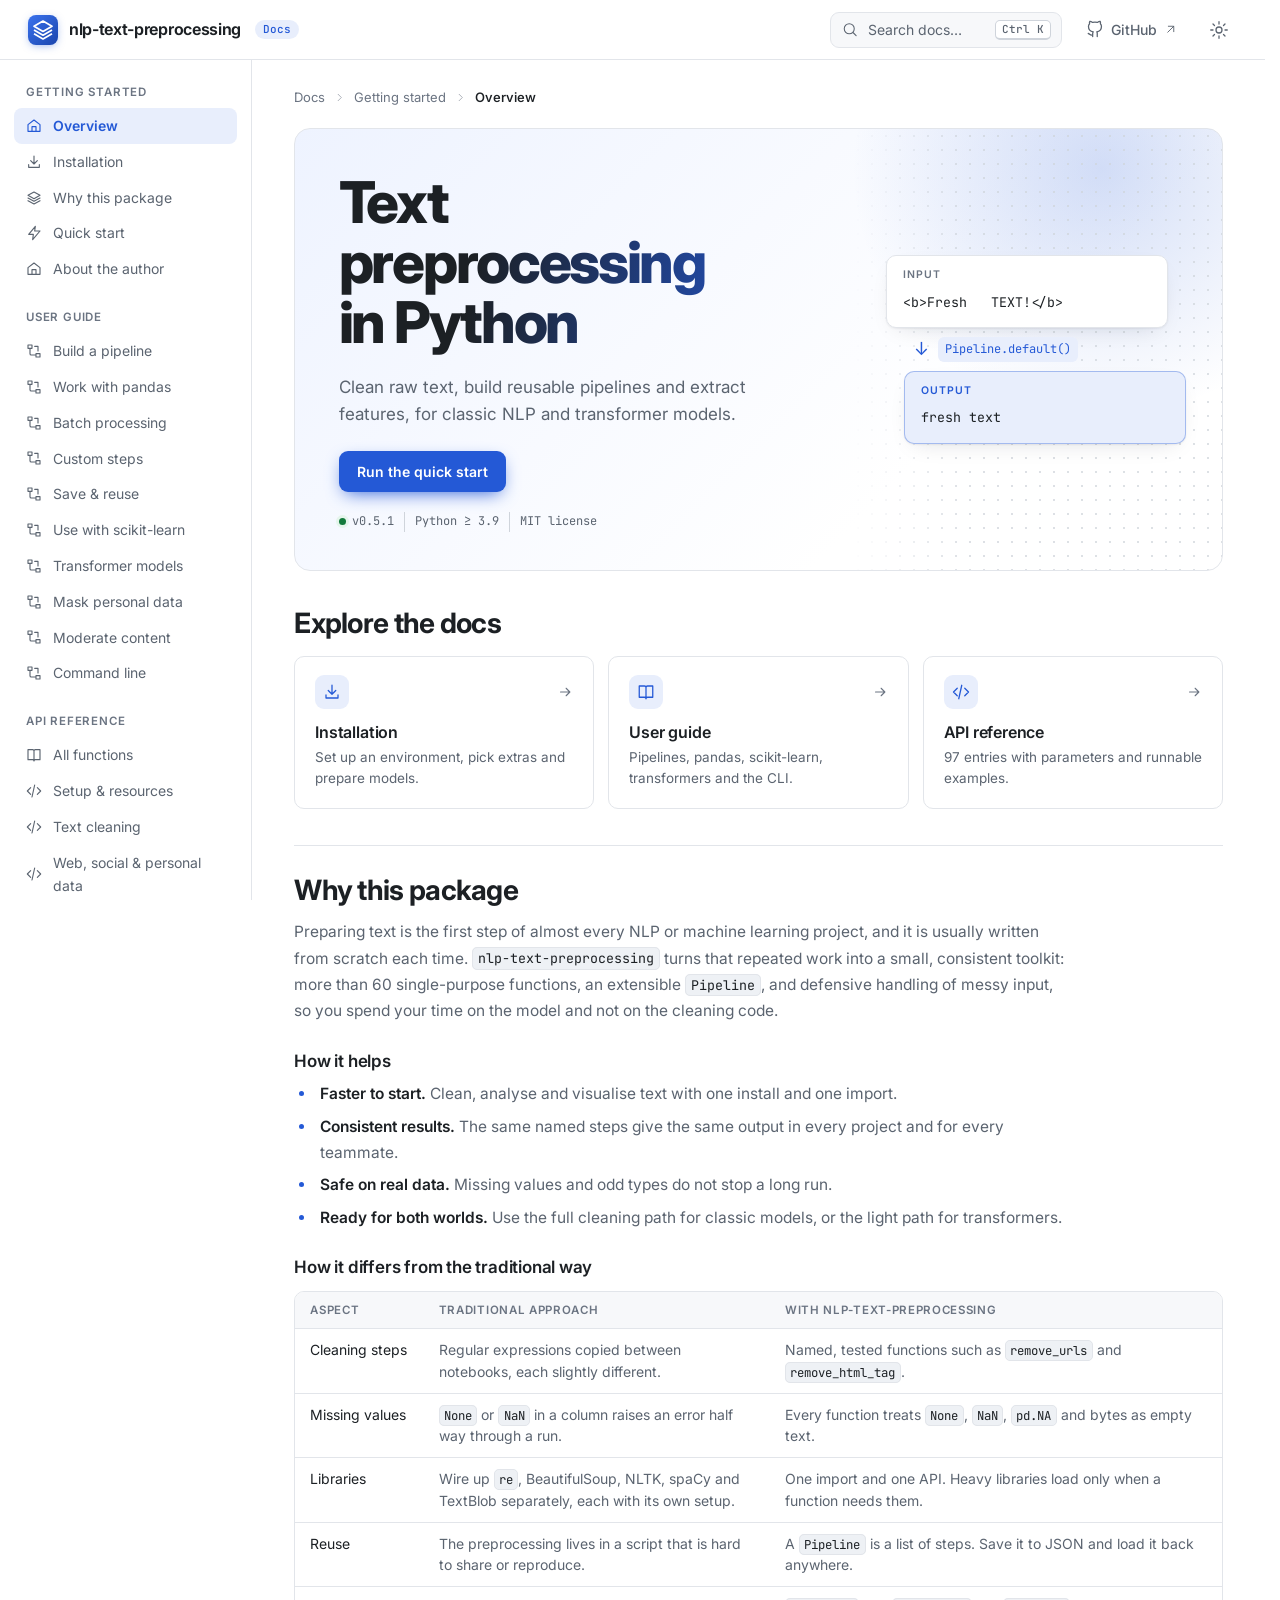
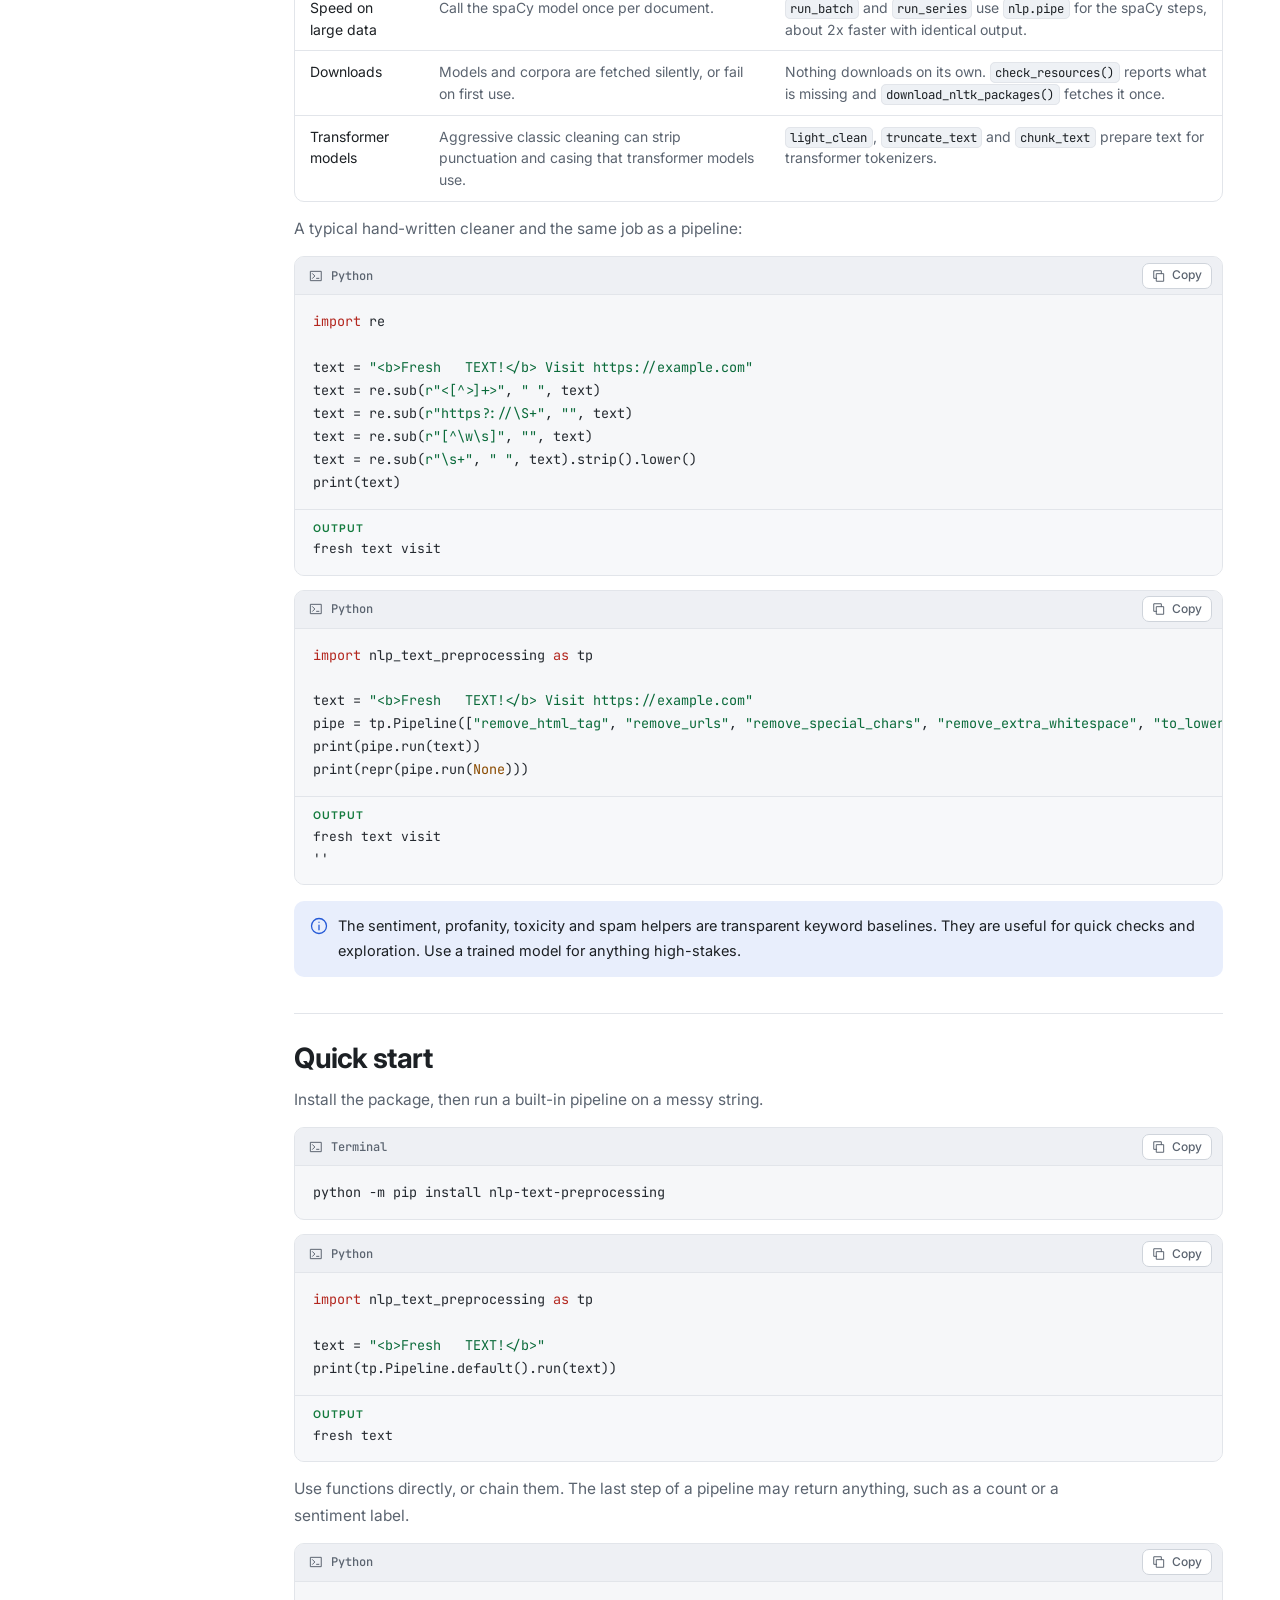
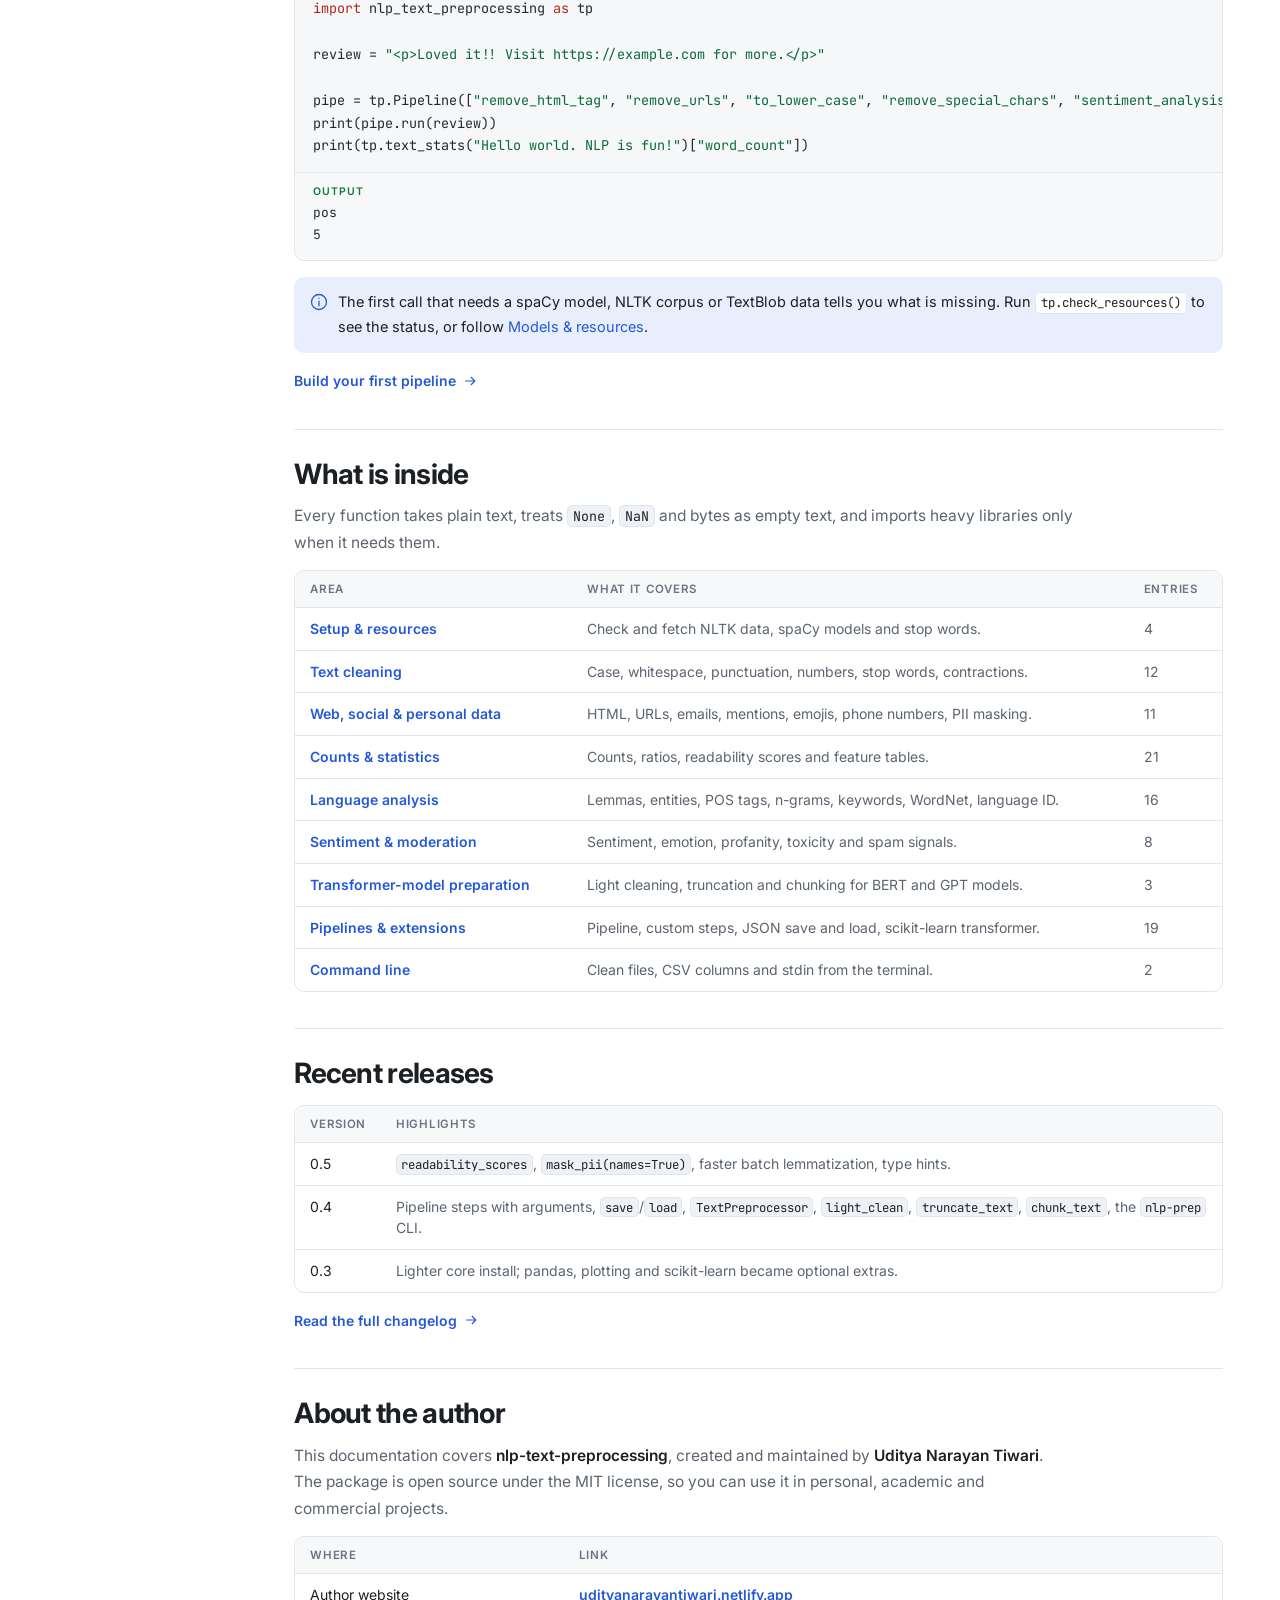
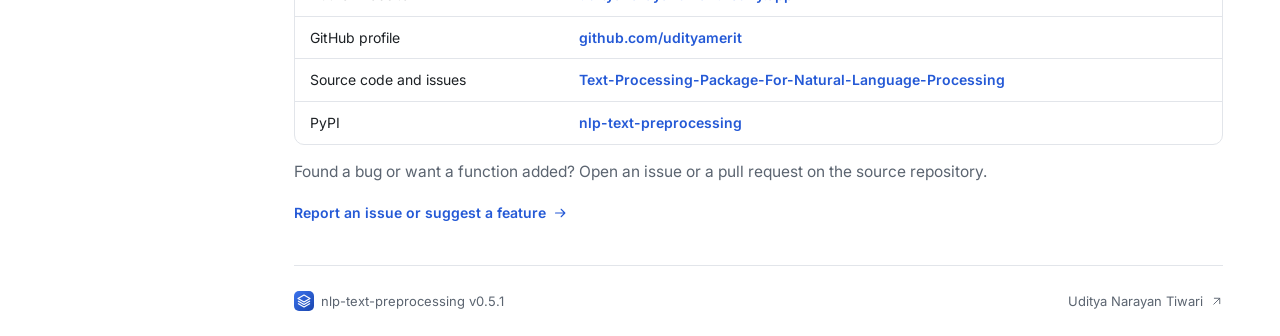
<file: index.html>
<!doctype html>
<html lang="en"><head>
<meta charset="utf-8"><meta name="viewport" content="width=device-width, initial-scale=1">
<title>Overview · nlp-text-preprocessing</title><meta name="theme-color" content="#ffffff"><meta name="color-scheme" content="light dark"><meta name="description" content="Documentation for nlp-text-preprocessing 0.5.1: text cleaning, feature extraction, pipelines and transformer-ready text preparation in Python.">
<link rel="icon" href="mark.svg" type="image/svg+xml">
<link rel="preconnect" href="https://fonts.googleapis.com"><link rel="preconnect" href="https://fonts.gstatic.com" crossorigin>
<link rel="stylesheet" href="https://fonts.googleapis.com/css2?family=Inter:wght@400;500;600;700;800&family=JetBrains+Mono:wght@400;500;600&display=swap">
<link rel="stylesheet" href="index.css">
<script>try { if (localStorage.getItem('docs-theme') === 'dark') document.documentElement.dataset.theme = 'dark'; } catch {}</script>
<script src="search-index.js" defer></script><script src="app.js" defer></script>
<noscript><style>.menu,.search-open,.theme,.copy{display:none}</style></noscript>
</head><body>
<a href="#main-content" class="skip">Skip to content</a>
<header class="top"><button class="icon-btn menu" aria-label="Open navigation" aria-expanded="false" aria-controls="sidebar"><svg class="icon" viewBox="0 0 24 24" aria-hidden="true"><path d="M3 6h18 M3 12h18 M3 18h18"/></svg></button>
<a class="brand" translate="no" href="index.html"><span class="mark" aria-hidden="true"></span><span>nlp-text-preprocessing</span></a><span class="header-tag">Docs</span>
<div class="utilities"><button class="search-open" aria-label="Search documentation"><svg class="icon" viewBox="0 0 24 24" aria-hidden="true"><path d="M16 16l5 5 M18 10a8 8 0 1 1-16 0 8 8 0 0 1 16 0"/></svg><span>Search docs…</span><kbd>Ctrl K</kbd></button>
<a class="repo" href="https://github.com/udityamerit/Text-Processing-Package-For-Natural-Language-Processing"><svg class="icon" viewBox="0 0 24 24" aria-hidden="true"><path d="M9 20c-4 1-4-2-6-2 M15 22v-4c0-1 0-1.6-.7-2.2 3.1-.4 6.3-1.6 6.3-7A5.3 5.3 0 0 0 19.2 5c.2-1 .2-2.3-.3-3.1 0 0-1.2-.4-3.8 1.4a14 14 0 0 0-6.3 0C6.2 1.5 5 1.9 5 1.9 4.5 3 4.5 4.2 4.8 5a5.3 5.3 0 0 0-1.5 3.8c0 5.4 3.3 6.6 6.4 7-.6.6-.8 1.3-.8 2.2v4"/></svg><span>GitHub</span><svg class="icon" viewBox="0 0 24 24" aria-hidden="true"><path d="M7 17 18 6 M8 6h10v10"/></svg></a><button class="icon-btn theme" aria-label="Switch to dark theme"><svg class="icon" viewBox="0 0 24 24" aria-hidden="true"><path d="M16 12a4 4 0 1 1-8 0 4 4 0 0 1 8 0 M12 1v3 M12 20v3 M1 12h3 M20 12h3 M4 4l2 2 M18 18l2 2 M4 20l2-2 M18 6l2-2"/></svg><svg class="icon" viewBox="0 0 24 24" aria-hidden="true"><path d="M20 15A9 9 0 0 1 9 3a9 9 0 1 0 11 12z"/></svg></button></div></header><noscript>
<nav class="plain-nav" aria-label="Documentation pages"><a href="index.html">Overview</a>
<a href="installation.html">Installation</a>
<a href="guide.html">User guide</a>
<a href="api.html">API reference</a></nav></noscript>
<div class="layout">
<aside id="sidebar" class="sidebar">
<nav aria-label="Documentation">
<div class="nav-section">
<h2>Getting started</h2><a href="index.html" aria-current="page"><svg class="icon" viewBox="0 0 24 24" aria-hidden="true"><path d="m3 10 9-7 9 7v10H3z M9 20v-7h6v7"/></svg>Overview</a>
<a href="installation.html"><svg class="icon" viewBox="0 0 24 24" aria-hidden="true"><path d="M12 3v12 m-5-5 5 5 5-5 M4 16v4h16v-4"/></svg>Installation</a>
<a href="index.html#why"><svg class="icon" viewBox="0 0 24 24" aria-hidden="true"><path d="m12 3 9 5-9 5-9-5z M3 12l9 5 9-5 M3 16l9 5 9-5"/></svg>Why this package</a>
<a href="index.html#quick-start"><svg class="icon" viewBox="0 0 24 24" aria-hidden="true"><path d="m14 2-10 12h7l-1 8L21 9h-8z"/></svg>Quick start</a>
<a href="index.html#author"><svg class="icon" viewBox="0 0 24 24" aria-hidden="true"><path d="m3 10 9-7 9 7v10H3z M9 20v-7h6v7"/></svg>About the author</a></div>
<div class="nav-section">
<h2>User guide</h2><a href="guide.html#pipeline"><svg class="icon" viewBox="0 0 24 24" aria-hidden="true"><path d="M3 3h6v5H3z M15 16h6v5h-6z M6 8v8a2 2 0 0 0 2 2h7 M13 5h5v7"/></svg>Build a pipeline</a><a href="guide.html#pandas"><svg class="icon" viewBox="0 0 24 24" aria-hidden="true"><path d="M3 3h6v5H3z M15 16h6v5h-6z M6 8v8a2 2 0 0 0 2 2h7 M13 5h5v7"/></svg>Work with pandas</a><a href="guide.html#batch"><svg class="icon" viewBox="0 0 24 24" aria-hidden="true"><path d="M3 3h6v5H3z M15 16h6v5h-6z M6 8v8a2 2 0 0 0 2 2h7 M13 5h5v7"/></svg>Batch processing</a><a href="guide.html#custom-steps"><svg class="icon" viewBox="0 0 24 24" aria-hidden="true"><path d="M3 3h6v5H3z M15 16h6v5h-6z M6 8v8a2 2 0 0 0 2 2h7 M13 5h5v7"/></svg>Custom steps</a><a href="guide.html#save-load"><svg class="icon" viewBox="0 0 24 24" aria-hidden="true"><path d="M3 3h6v5H3z M15 16h6v5h-6z M6 8v8a2 2 0 0 0 2 2h7 M13 5h5v7"/></svg>Save &amp; reuse</a><a href="guide.html#sklearn"><svg class="icon" viewBox="0 0 24 24" aria-hidden="true"><path d="M3 3h6v5H3z M15 16h6v5h-6z M6 8v8a2 2 0 0 0 2 2h7 M13 5h5v7"/></svg>Use with scikit-learn</a><a href="guide.html#transformers"><svg class="icon" viewBox="0 0 24 24" aria-hidden="true"><path d="M3 3h6v5H3z M15 16h6v5h-6z M6 8v8a2 2 0 0 0 2 2h7 M13 5h5v7"/></svg>Transformer models</a><a href="guide.html#privacy"><svg class="icon" viewBox="0 0 24 24" aria-hidden="true"><path d="M3 3h6v5H3z M15 16h6v5h-6z M6 8v8a2 2 0 0 0 2 2h7 M13 5h5v7"/></svg>Mask personal data</a><a href="guide.html#moderation"><svg class="icon" viewBox="0 0 24 24" aria-hidden="true"><path d="M3 3h6v5H3z M15 16h6v5h-6z M6 8v8a2 2 0 0 0 2 2h7 M13 5h5v7"/></svg>Moderate content</a><a href="guide.html#cli"><svg class="icon" viewBox="0 0 24 24" aria-hidden="true"><path d="M3 3h6v5H3z M15 16h6v5h-6z M6 8v8a2 2 0 0 0 2 2h7 M13 5h5v7"/></svg>Command line</a></div>
<div class="nav-section">
<h2>API reference</h2><a href="api.html"><svg class="icon" viewBox="0 0 24 24" aria-hidden="true"><path d="M3 4h7c1 0 2 1 2 2 0-1 1-2 2-2h7v15h-7c-1 0-2 1-2 2 0-1-1-2-2-2H3z M12 6v15"/></svg>All functions</a>
<a href="api.html#setup"><svg class="icon" viewBox="0 0 24 24" aria-hidden="true"><path d="m7 7-5 5 5 5 m10-10 5 5-5 5 m-4-14-4 18"/></svg>Setup &amp; resources</a><a href="api.html#cleaning"><svg class="icon" viewBox="0 0 24 24" aria-hidden="true"><path d="m7 7-5 5 5 5 m10-10 5 5-5 5 m-4-14-4 18"/></svg>Text cleaning</a><a href="api.html#web-social"><svg class="icon" viewBox="0 0 24 24" aria-hidden="true"><path d="m7 7-5 5 5 5 m10-10 5 5-5 5 m-4-14-4 18"/></svg>Web, social &amp; personal data</a><a href="api.html#statistics"><svg class="icon" viewBox="0 0 24 24" aria-hidden="true"><path d="m7 7-5 5 5 5 m10-10 5 5-5 5 m-4-14-4 18"/></svg>Counts &amp; statistics</a><a href="api.html#language"><svg class="icon" viewBox="0 0 24 24" aria-hidden="true"><path d="m7 7-5 5 5 5 m10-10 5 5-5 5 m-4-14-4 18"/></svg>Language analysis</a><a href="api.html#moderation"><svg class="icon" viewBox="0 0 24 24" aria-hidden="true"><path d="m7 7-5 5 5 5 m10-10 5 5-5 5 m-4-14-4 18"/></svg>Sentiment &amp; moderation</a><a href="api.html#transformers"><svg class="icon" viewBox="0 0 24 24" aria-hidden="true"><path d="m7 7-5 5 5 5 m10-10 5 5-5 5 m-4-14-4 18"/></svg>Transformer-model preparation</a><a href="api.html#pipelines"><svg class="icon" viewBox="0 0 24 24" aria-hidden="true"><path d="m7 7-5 5 5 5 m10-10 5 5-5 5 m-4-14-4 18"/></svg>Pipelines &amp; extensions</a><a href="api.html#visualization"><svg class="icon" viewBox="0 0 24 24" aria-hidden="true"><path d="m7 7-5 5 5 5 m10-10 5 5-5 5 m-4-14-4 18"/></svg>Visualization</a><a href="api.html#cli"><svg class="icon" viewBox="0 0 24 24" aria-hidden="true"><path d="m7 7-5 5 5 5 m10-10 5 5-5 5 m-4-14-4 18"/></svg>Command line</a></div>
<div class="nav-section project">
<h2>Project</h2><a href="https://pypi.org/project/nlp-text-preprocessing/"><svg class="icon" viewBox="0 0 24 24" aria-hidden="true"><path d="m3 7 9-5 9 5-9 5z M3 7v10l9 5 9-5V7 M12 12v10 M7 5l9 5"/></svg>PyPI package<svg class="icon" viewBox="0 0 24 24" aria-hidden="true"><path d="M7 17 18 6 M8 6h10v10"/></svg></a>
<a href="https://github.com/udityamerit/Text-Processing-Package-For-Natural-Language-Processing"><svg class="icon" viewBox="0 0 24 24" aria-hidden="true"><path d="M9 20c-4 1-4-2-6-2 M15 22v-4c0-1 0-1.6-.7-2.2 3.1-.4 6.3-1.6 6.3-7A5.3 5.3 0 0 0 19.2 5c.2-1 .2-2.3-.3-3.1 0 0-1.2-.4-3.8 1.4a14 14 0 0 0-6.3 0C6.2 1.5 5 1.9 5 1.9 4.5 3 4.5 4.2 4.8 5a5.3 5.3 0 0 0-1.5 3.8c0 5.4 3.3 6.6 6.4 7-.6.6-.8 1.3-.8 2.2v4"/></svg>Source code<svg class="icon" viewBox="0 0 24 24" aria-hidden="true"><path d="M7 17 18 6 M8 6h10v10"/></svg></a>
<a href="https://github.com/udityamerit/Text-Processing-Package-For-Natural-Language-Processing/blob/main/CHANGELOG.md"><svg class="icon" viewBox="0 0 24 24" aria-hidden="true"><path d="m12 3 9 5-9 5-9-5z M3 12l9 5 9-5 M3 16l9 5 9-5"/></svg>Changelog<svg class="icon" viewBox="0 0 24 24" aria-hidden="true"><path d="M7 17 18 6 M8 6h10v10"/></svg></a>
<a href="https://pepy.tech/projects/nlp-text-preprocessing"><svg class="icon" viewBox="0 0 24 24" aria-hidden="true"><path d="M3 3v17h18 M7 15l4-5 4 2 5-7"/></svg>Download statistics<svg class="icon" viewBox="0 0 24 24" aria-hidden="true"><path d="M7 17 18 6 M8 6h10v10"/></svg></a></div></nav>
<a class="release" href="https://pypi.org/project/nlp-text-preprocessing/0.5.1/"><span class="release-icon"><svg class="icon" viewBox="0 0 24 24" aria-hidden="true"><path d="m12 3 9 5-9 5-9-5z M3 12l9 5 9-5 M3 16l9 5 9-5"/></svg></span><span>Package version<small>v0.5.1</small></span><svg class="icon" viewBox="0 0 24 24" aria-hidden="true"><path d="M7 17 18 6 M8 6h10v10"/></svg></a></aside>
<main id="main-content" tabindex="-1">
<div class="content">
<nav class="crumb" aria-label="Breadcrumb"><a href="index.html">Docs</a><svg class="icon" viewBox="0 0 24 24" aria-hidden="true"><path d="m9 5 7 7-7 7"/></svg><span>Getting started</span><svg class="icon" viewBox="0 0 24 24" aria-hidden="true"><path d="m9 5 7 7-7 7"/></svg><strong aria-current="page">Overview</strong></nav>
<section class="hero">
<div class="hero-copy">
<h1 id="hero-heading">Text preprocessing<br>in Python</h1>
<p>Clean raw text, build reusable pipelines and extract features, for classic NLP and transformer models.</p>
<div class="hero-actions"><a href="#quick-start">Run the quick start</a></div>
<div class="metadata"><a href="https://pypi.org/project/nlp-text-preprocessing/0.5.1/"><i></i>v0.5.1</a><span>Python ≥ 3.9</span><a href="https://github.com/udityamerit/Text-Processing-Package-For-Natural-Language-Processing/blob/main/LICENSE">MIT license</a></div></div>
<figure class="specimen" aria-label="Default pipeline example">
<div class="dots"></div>
<div class="transformation">
<div class="sample raw"><span>Input</span><code>&lt;b&gt;Fresh   TEXT!&lt;/b&gt;</code></div>
<a class="transform-step" href="api.html#Pipeline.default"><span aria-hidden="true">↓</span><code>Pipeline.default()</code></a>
<div class="sample clean"><span>Output</span><samp>fresh text</samp></div></div></figure></section>
<section class="explore" id="features">
<h2 id="features-heading">Explore the docs</h2>
<div class="cards"><a class="nav-card" href="installation.html">
<div class="card-icons"><span><svg class="icon" viewBox="0 0 24 24" aria-hidden="true"><path d="M12 3v12 m-5-5 5 5 5-5 M4 16v4h16v-4"/></svg></span><svg class="icon" viewBox="0 0 24 24" aria-hidden="true"><path d="M4 12h15 m-6-6 6 6-6 6"/></svg></div>
<h3>Installation</h3><p>Set up an environment, pick extras and prepare models.</p></a><a class="nav-card" href="guide.html">
<div class="card-icons"><span><svg class="icon" viewBox="0 0 24 24" aria-hidden="true"><path d="M3 4h7c1 0 2 1 2 2 0-1 1-2 2-2h7v15h-7c-1 0-2 1-2 2 0-1-1-2-2-2H3z M12 6v15"/></svg></span><svg class="icon" viewBox="0 0 24 24" aria-hidden="true"><path d="M4 12h15 m-6-6 6 6-6 6"/></svg></div>
<h3>User guide</h3><p>Pipelines, pandas, scikit-learn, transformers and the CLI.</p></a><a class="nav-card" href="api.html">
<div class="card-icons"><span><svg class="icon" viewBox="0 0 24 24" aria-hidden="true"><path d="m7 7-5 5 5 5 m10-10 5 5-5 5 m-4-14-4 18"/></svg></span><svg class="icon" viewBox="0 0 24 24" aria-hidden="true"><path d="M4 12h15 m-6-6 6 6-6 6"/></svg></div>
<h3>API reference</h3><p>97 entries with parameters and runnable examples.</p></a></div></section>
<section class="doc-section" id="why">
<h2>Why this package</h2><p>Preparing text is the first step of almost every NLP or machine learning project, and it is usually written from scratch each time. <code>nlp-text-preprocessing</code> turns that repeated work into a small, consistent toolkit: more than 60 single-purpose functions, an extensible <code>Pipeline</code>, and defensive handling of messy input, so you spend your time on the model and not on the cleaning code.</p><h3>How it helps</h3><ul><li><strong>Faster to start.</strong> Clean, analyse and visualise text with one install and one import.</li><li><strong>Consistent results.</strong> The same named steps give the same output in every project and for every teammate.</li><li><strong>Safe on real data.</strong> Missing values and odd types do not stop a long run.</li><li><strong>Ready for both worlds.</strong> Use the full cleaning path for classic models, or the light path for transformers.</li></ul><h3>How it differs from the traditional way</h3><div class="table-wrap"><table class="ref-table"><thead><tr><th scope="col">Aspect</th><th scope="col">Traditional approach</th><th scope="col">With nlp-text-preprocessing</th></tr></thead><tbody><tr><td>Cleaning steps</td><td>Regular expressions copied between notebooks, each slightly different.</td><td>Named, tested functions such as <code>remove_urls</code> and <code>remove_html_tag</code>.</td></tr><tr><td>Missing values</td><td><code>None</code> or <code>NaN</code> in a column raises an error half way through a run.</td><td>Every function treats <code>None</code>, <code>NaN</code>, <code>pd.NA</code> and bytes as empty text.</td></tr><tr><td>Libraries</td><td>Wire up <code>re</code>, BeautifulSoup, NLTK, spaCy and TextBlob separately, each with its own setup.</td><td>One import and one API. Heavy libraries load only when a function needs them.</td></tr><tr><td>Reuse</td><td>The preprocessing lives in a script that is hard to share or reproduce.</td><td>A <code>Pipeline</code> is a list of steps. Save it to JSON and load it back anywhere.</td></tr><tr><td>Speed on large data</td><td>Call the spaCy model once per document.</td><td><code>run_batch</code> and <code>run_series</code> use <code>nlp.pipe</code> for the spaCy steps, about 2x faster with identical output.</td></tr><tr><td>Downloads</td><td>Models and corpora are fetched silently, or fail on first use.</td><td>Nothing downloads on its own. <code>check_resources()</code> reports what is missing and <code>download_nltk_packages()</code> fetches it once.</td></tr><tr><td>Transformer models</td><td>Aggressive classic cleaning can strip punctuation and casing that transformer models use.</td><td><code>light_clean</code>, <code>truncate_text</code> and <code>chunk_text</code> prepare text for transformer tokenizers.</td></tr></tbody></table></div><p>A typical hand-written cleaner and the same job as a pipeline:</p><div class="code-block">
<div class="code-bar"><span><svg class="icon" viewBox="0 0 24 24" aria-hidden="true"><path d="M3 4h18v16H3z M6 8l4 4-4 4 M13 16h4"/></svg> Python</span><button class="copy" type="button" aria-label="Copy Python code"><svg class="icon" viewBox="0 0 24 24" aria-hidden="true"><path d="M8 8h12v13H8z M16 8V3H3v13h5"/></svg> <span>Copy</span></button></div>
<pre tabindex="0" translate="no"><code><span class="kw">import</span> re

text = <span class="str">&quot;&lt;b&gt;Fresh   TEXT!&lt;/b&gt; Visit https://example.com&quot;</span>
text = re.sub(<span class="str">r&quot;&lt;[^&gt;]+&gt;&quot;</span>, <span class="str">&quot; &quot;</span>, text)
text = re.sub(<span class="str">r&quot;https?://\S+&quot;</span>, <span class="str">&quot;&quot;</span>, text)
text = re.sub(<span class="str">r&quot;[^\w\s]&quot;</span>, <span class="str">&quot;&quot;</span>, text)
text = re.sub(<span class="str">r&quot;\s+&quot;</span>, <span class="str">&quot; &quot;</span>, text).strip().lower()
print(text)</code></pre><div class="result"><span>Output</span><samp>fresh text visit</samp></div></div><div class="code-block">
<div class="code-bar"><span><svg class="icon" viewBox="0 0 24 24" aria-hidden="true"><path d="M3 4h18v16H3z M6 8l4 4-4 4 M13 16h4"/></svg> Python</span><button class="copy" type="button" aria-label="Copy Python code"><svg class="icon" viewBox="0 0 24 24" aria-hidden="true"><path d="M8 8h12v13H8z M16 8V3H3v13h5"/></svg> <span>Copy</span></button></div>
<pre tabindex="0" translate="no"><code><span class="kw">import</span> nlp_text_preprocessing <span class="kw">as</span> tp

text = <span class="str">&quot;&lt;b&gt;Fresh   TEXT!&lt;/b&gt; Visit https://example.com&quot;</span>
pipe = tp.Pipeline([<span class="str">&quot;remove_html_tag&quot;</span>, <span class="str">&quot;remove_urls&quot;</span>, <span class="str">&quot;remove_special_chars&quot;</span>, <span class="str">&quot;remove_extra_whitespace&quot;</span>, <span class="str">&quot;to_lower_case&quot;</span>])
print(pipe.run(text))
print(repr(pipe.run(<span class="num">None</span>)))</code></pre><div class="result"><span>Output</span><samp>fresh text visit
&#x27;&#x27;</samp></div></div><aside class="note"><svg class="icon" viewBox="0 0 24 24" aria-hidden="true"><path d="M22 12a10 10 0 1 1-20 0 10 10 0 0 1 20 0 M12 11v6 M12 7h.01"/></svg>
<div>The sentiment, profanity, toxicity and spam helpers are transparent keyword baselines. They are useful for quick checks and exploration. Use a trained model for anything high-stakes.</div></aside></section>
<section class="doc-section" id="quick-start">
<h2>Quick start</h2><p>Install the package, then run a built-in pipeline on a messy string.</p><div class="code-block">
<div class="code-bar"><span><svg class="icon" viewBox="0 0 24 24" aria-hidden="true"><path d="M3 4h18v16H3z M6 8l4 4-4 4 M13 16h4"/></svg> Terminal</span><button class="copy" type="button" aria-label="Copy Terminal code"><svg class="icon" viewBox="0 0 24 24" aria-hidden="true"><path d="M8 8h12v13H8z M16 8V3H3v13h5"/></svg> <span>Copy</span></button></div>
<pre tabindex="0" translate="no"><code>python -m pip install nlp-text-preprocessing</code></pre></div><div class="code-block">
<div class="code-bar"><span><svg class="icon" viewBox="0 0 24 24" aria-hidden="true"><path d="M3 4h18v16H3z M6 8l4 4-4 4 M13 16h4"/></svg> Python</span><button class="copy" type="button" aria-label="Copy Python code"><svg class="icon" viewBox="0 0 24 24" aria-hidden="true"><path d="M8 8h12v13H8z M16 8V3H3v13h5"/></svg> <span>Copy</span></button></div>
<pre tabindex="0" translate="no"><code><span class="kw">import</span> nlp_text_preprocessing <span class="kw">as</span> tp

text = <span class="str">&quot;&lt;b&gt;Fresh   TEXT!&lt;/b&gt;&quot;</span>
print(tp.Pipeline.default().run(text))</code></pre><div class="result"><span>Output</span><samp>fresh text</samp></div></div><p>Use functions directly, or chain them. The last step of a pipeline may return anything, such as a count or a sentiment label.</p><div class="code-block">
<div class="code-bar"><span><svg class="icon" viewBox="0 0 24 24" aria-hidden="true"><path d="M3 4h18v16H3z M6 8l4 4-4 4 M13 16h4"/></svg> Python</span><button class="copy" type="button" aria-label="Copy Python code"><svg class="icon" viewBox="0 0 24 24" aria-hidden="true"><path d="M8 8h12v13H8z M16 8V3H3v13h5"/></svg> <span>Copy</span></button></div>
<pre tabindex="0" translate="no"><code><span class="kw">import</span> nlp_text_preprocessing <span class="kw">as</span> tp

review = <span class="str">&quot;&lt;p&gt;Loved it!! Visit https://example.com for more.&lt;/p&gt;&quot;</span>

pipe = tp.Pipeline([<span class="str">&quot;remove_html_tag&quot;</span>, <span class="str">&quot;remove_urls&quot;</span>, <span class="str">&quot;to_lower_case&quot;</span>, <span class="str">&quot;remove_special_chars&quot;</span>, <span class="str">&quot;sentiment_analysis&quot;</span>])
print(pipe.run(review))
print(tp.text_stats(<span class="str">&quot;Hello world. NLP is fun!&quot;</span>)[<span class="str">&quot;word_count&quot;</span>])</code></pre><div class="result"><span>Output</span><samp>pos
5</samp></div></div><aside class="note"><svg class="icon" viewBox="0 0 24 24" aria-hidden="true"><path d="M22 12a10 10 0 1 1-20 0 10 10 0 0 1 20 0 M12 11v6 M12 7h.01"/></svg>
<div>The first call that needs a spaCy model, NLTK corpus or TextBlob data tells you what is missing. Run <code>tp.check_resources()</code> to see the status, or follow <a href="installation.html#resources">Models &amp; resources</a>.</div></aside><a class="onward" href="guide.html#pipeline">Build your first pipeline<svg class="icon" viewBox="0 0 24 24" aria-hidden="true"><path d="M4 12h15 m-6-6 6 6-6 6"/></svg></a></section>
<section class="doc-section" id="whats-inside">
<h2>What is inside</h2><p>Every function takes plain text, treats <code>None</code>, <code>NaN</code> and bytes as empty text, and imports heavy libraries only when it needs them.</p><div class="table-wrap"><table class="ref-table"><thead><tr><th scope="col">Area</th><th scope="col">What it covers</th><th scope="col">Entries</th></tr></thead><tbody><tr><td><a href="api.html#setup">Setup &amp; resources</a></td><td>Check and fetch NLTK data, spaCy models and stop words.</td><td>4</td></tr><tr><td><a href="api.html#cleaning">Text cleaning</a></td><td>Case, whitespace, punctuation, numbers, stop words, contractions.</td><td>12</td></tr><tr><td><a href="api.html#web-social">Web, social &amp; personal data</a></td><td>HTML, URLs, emails, mentions, emojis, phone numbers, PII masking.</td><td>11</td></tr><tr><td><a href="api.html#statistics">Counts &amp; statistics</a></td><td>Counts, ratios, readability scores and feature tables.</td><td>21</td></tr><tr><td><a href="api.html#language">Language analysis</a></td><td>Lemmas, entities, POS tags, n-grams, keywords, WordNet, language ID.</td><td>16</td></tr><tr><td><a href="api.html#moderation">Sentiment &amp; moderation</a></td><td>Sentiment, emotion, profanity, toxicity and spam signals.</td><td>8</td></tr><tr><td><a href="api.html#transformers">Transformer-model preparation</a></td><td>Light cleaning, truncation and chunking for BERT and GPT models.</td><td>3</td></tr><tr><td><a href="api.html#pipelines">Pipelines &amp; extensions</a></td><td>Pipeline, custom steps, JSON save and load, scikit-learn transformer.</td><td>19</td></tr><tr><td><a href="api.html#cli">Command line</a></td><td>Clean files, CSV columns and stdin from the terminal.</td><td>2</td></tr></tbody></table></div></section>
<section class="doc-section" id="whats-new">
<h2>Recent releases</h2><div class="table-wrap"><table class="ref-table"><thead><tr><th scope="col">Version</th><th scope="col">Highlights</th></tr></thead><tbody><tr><td>0.5</td><td><code>readability_scores</code>, <code>mask_pii(names=True)</code>, faster batch lemmatization, type hints.</td></tr><tr><td>0.4</td><td>Pipeline steps with arguments, <code>save</code>/<code>load</code>, <code>TextPreprocessor</code>, <code>light_clean</code>, <code>truncate_text</code>, <code>chunk_text</code>, the <code>nlp-prep</code> CLI.</td></tr><tr><td>0.3</td><td>Lighter core install; pandas, plotting and scikit-learn became optional extras.</td></tr></tbody></table></div><a class="onward" href="https://github.com/udityamerit/Text-Processing-Package-For-Natural-Language-Processing/blob/main/CHANGELOG.md">Read the full changelog<svg class="icon" viewBox="0 0 24 24" aria-hidden="true"><path d="M4 12h15 m-6-6 6 6-6 6"/></svg></a></section>
<section class="doc-section" id="author">
<h2>About the author</h2><p>This documentation covers <strong>nlp-text-preprocessing</strong>, created and maintained by <strong>Uditya Narayan Tiwari</strong>. The package is open source under the MIT license, so you can use it in personal, academic and commercial projects.</p><div class="table-wrap"><table class="ref-table"><thead><tr><th scope="col">Where</th><th scope="col">Link</th></tr></thead><tbody><tr><td>Author website</td><td><a href="https://udityanarayantiwari.netlify.app/">udityanarayantiwari.netlify.app</a></td></tr><tr><td>GitHub profile</td><td><a href="https://github.com/udityamerit">github.com/udityamerit</a></td></tr><tr><td>Source code and issues</td><td><a href="https://github.com/udityamerit/Text-Processing-Package-For-Natural-Language-Processing">Text-Processing-Package-For-Natural-Language-Processing</a></td></tr><tr><td>PyPI</td><td><a href="https://pypi.org/project/nlp-text-preprocessing/">nlp-text-preprocessing</a></td></tr></tbody></table></div><p>Found a bug or want a function added? Open an issue or a pull request on the source repository.</p><a class="onward" href="https://github.com/udityamerit/Text-Processing-Package-For-Natural-Language-Processing/issues">Report an issue or suggest a feature<svg class="icon" viewBox="0 0 24 24" aria-hidden="true"><path d="M4 12h15 m-6-6 6 6-6 6"/></svg></a></section>
<footer><span><span class="mark" aria-hidden="true"></span> nlp-text-preprocessing v0.5.1</span><a href="https://udityanarayantiwari.netlify.app/">Uditya Narayan Tiwari <svg class="icon" viewBox="0 0 24 24" aria-hidden="true"><path d="M7 17 18 6 M8 6h10v10"/></svg></a></footer></div></main></div>
<dialog class="search-dialog" aria-labelledby="search-title">
<div class="search-head">
<h2 id="search-title">Search documentation</h2><button class="icon-btn close-search" aria-label="Close search"><svg class="icon" viewBox="0 0 24 24" aria-hidden="true"><path d="m5 5 14 14 M19 5 5 19"/></svg></button></div>
<label class="search-field"><svg class="icon" viewBox="0 0 24 24" aria-hidden="true"><path d="M16 16l5 5 M18 10a8 8 0 1 1-16 0 8 8 0 0 1 16 0"/></svg><input type="search" name="docs-search" autocomplete="off" spellcheck="false" placeholder="Try pipeline or word_count…" aria-label="Search guides and API functions"></label><p class="search-status" role="status"></p>
<div class="results"></div></dialog>
</body></html>
</file>
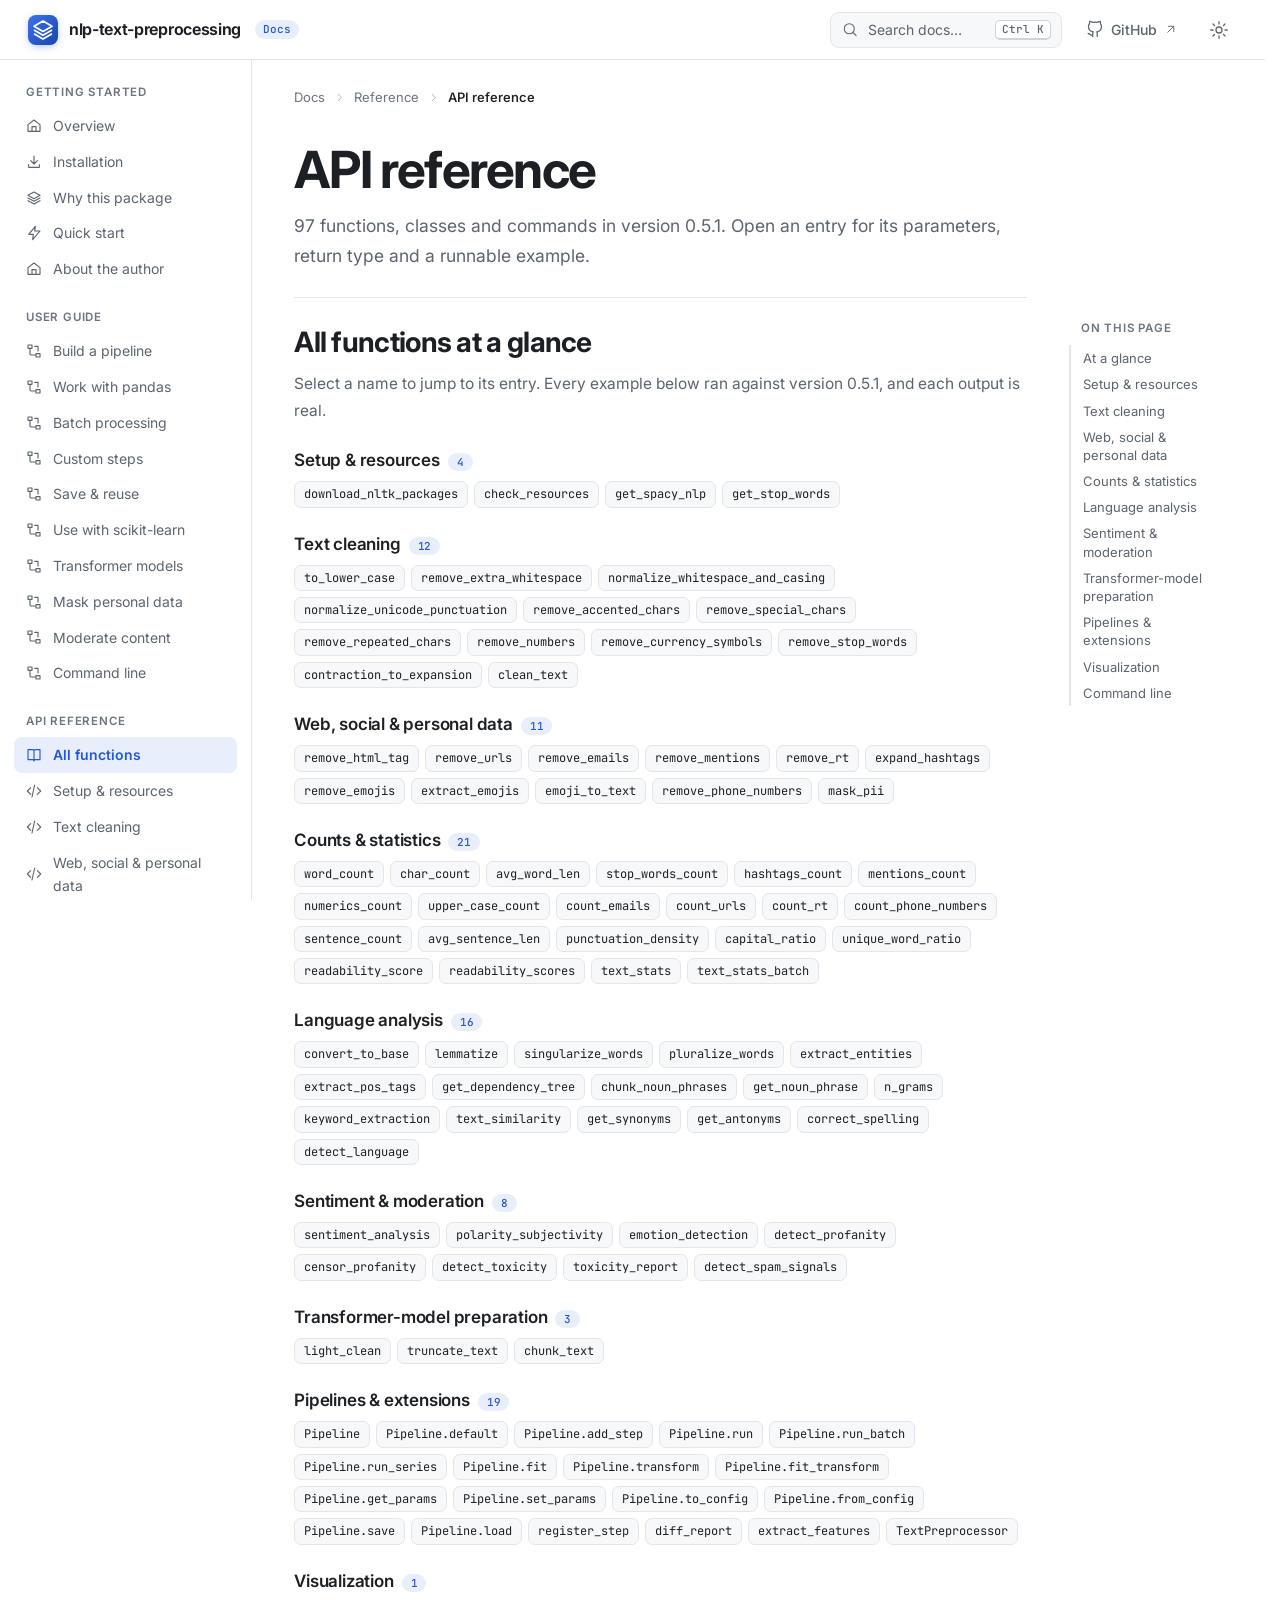
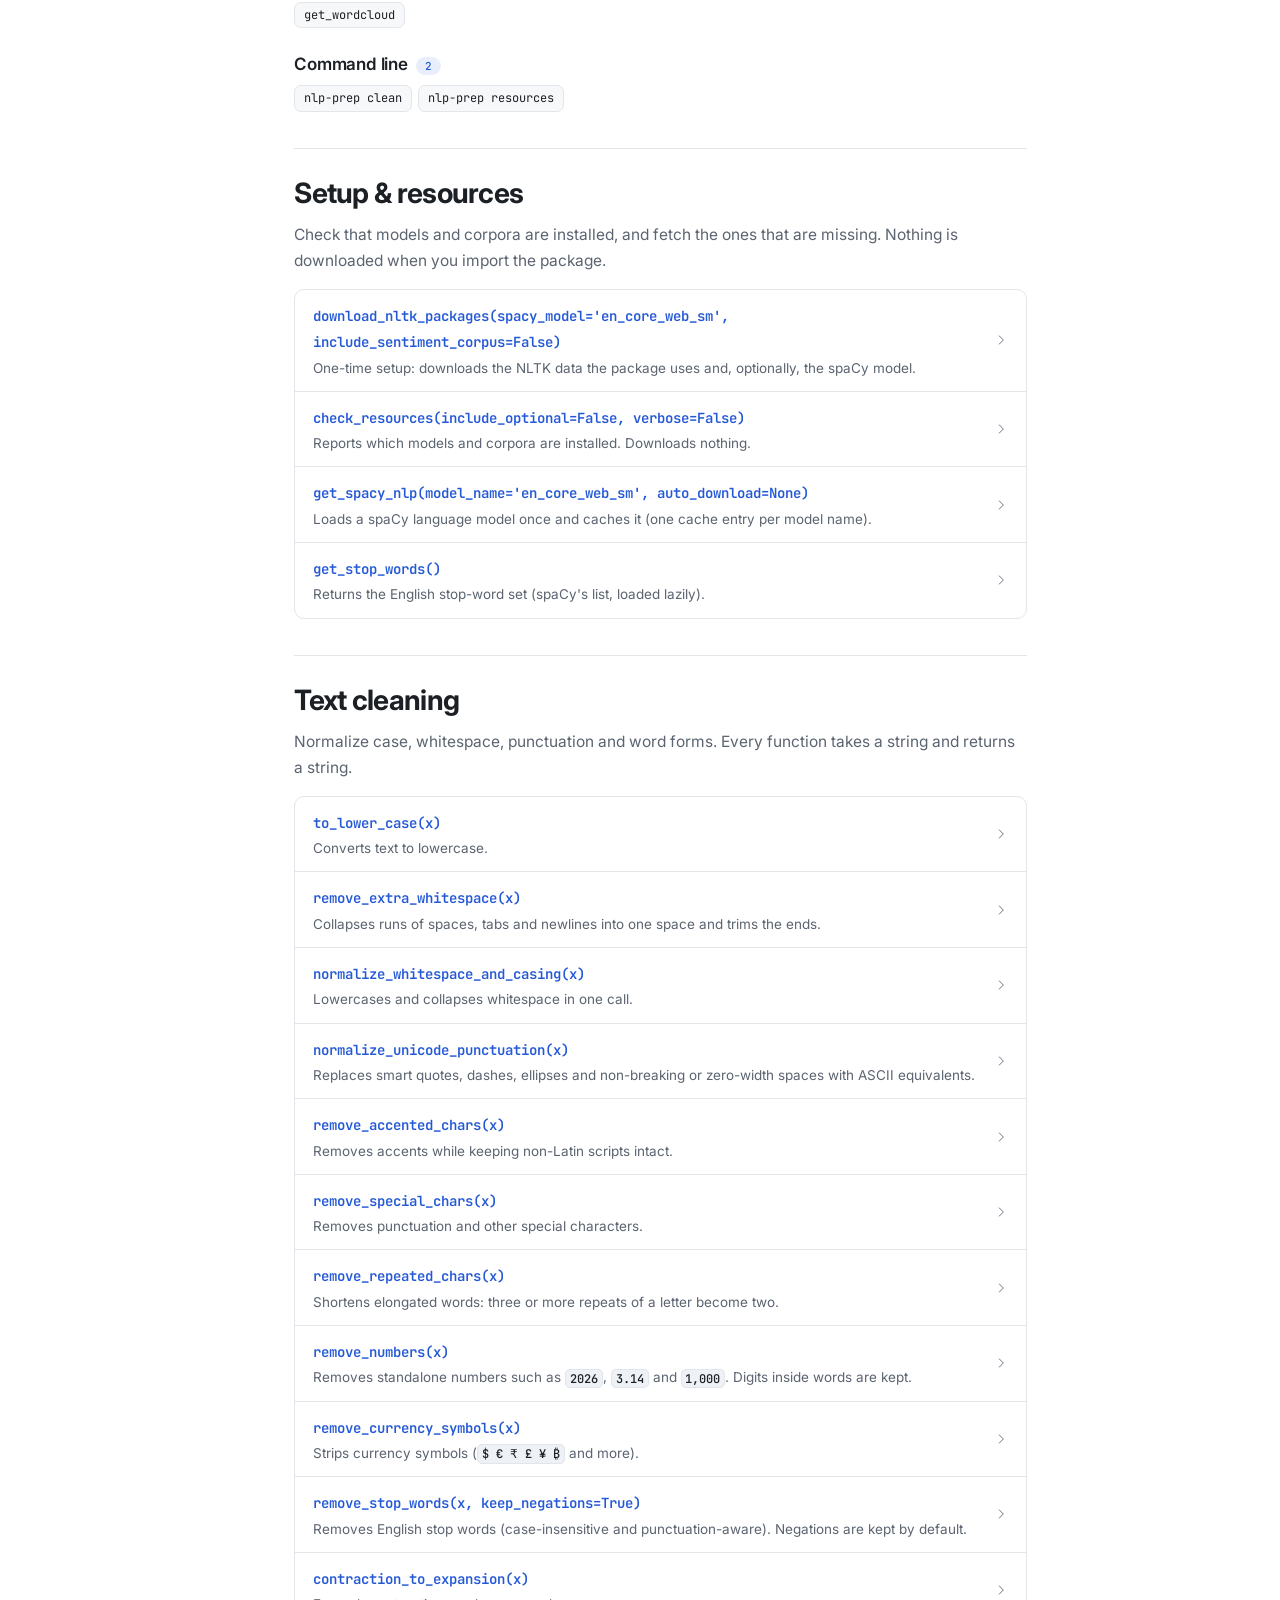
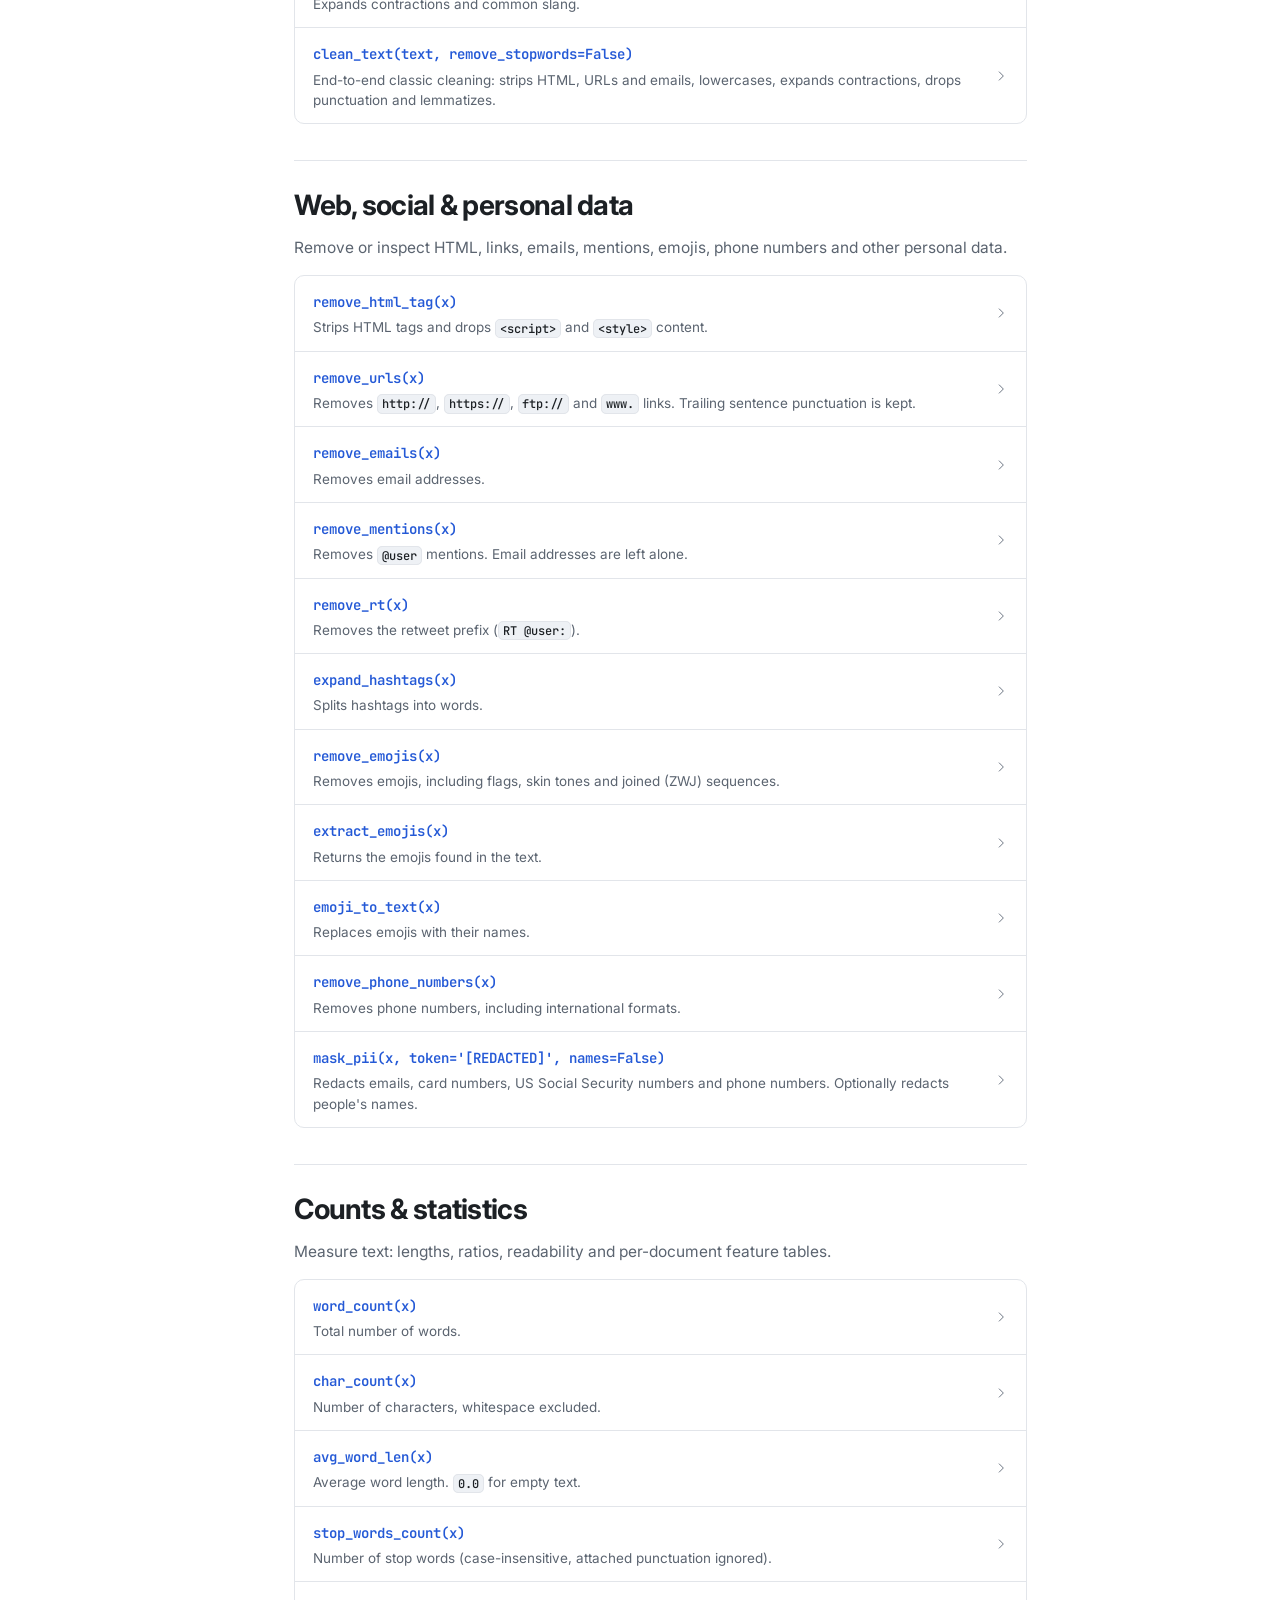
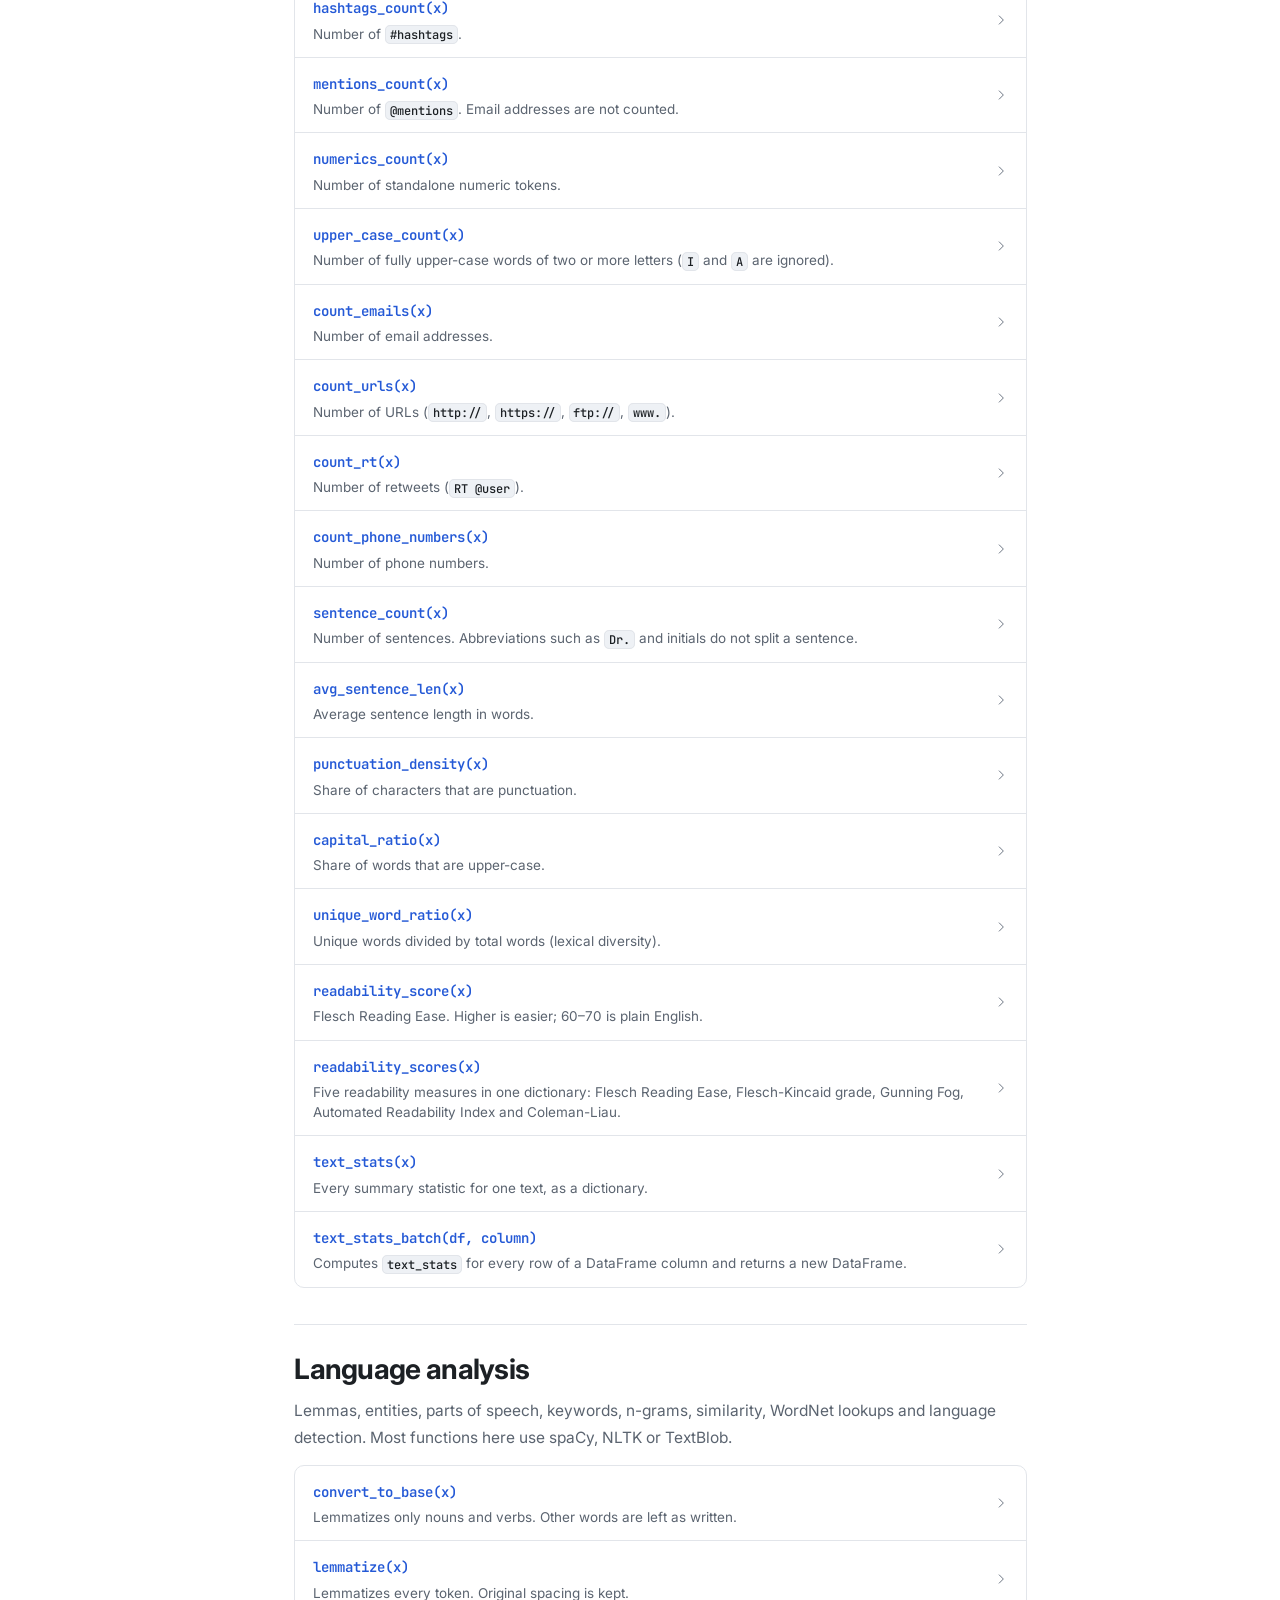
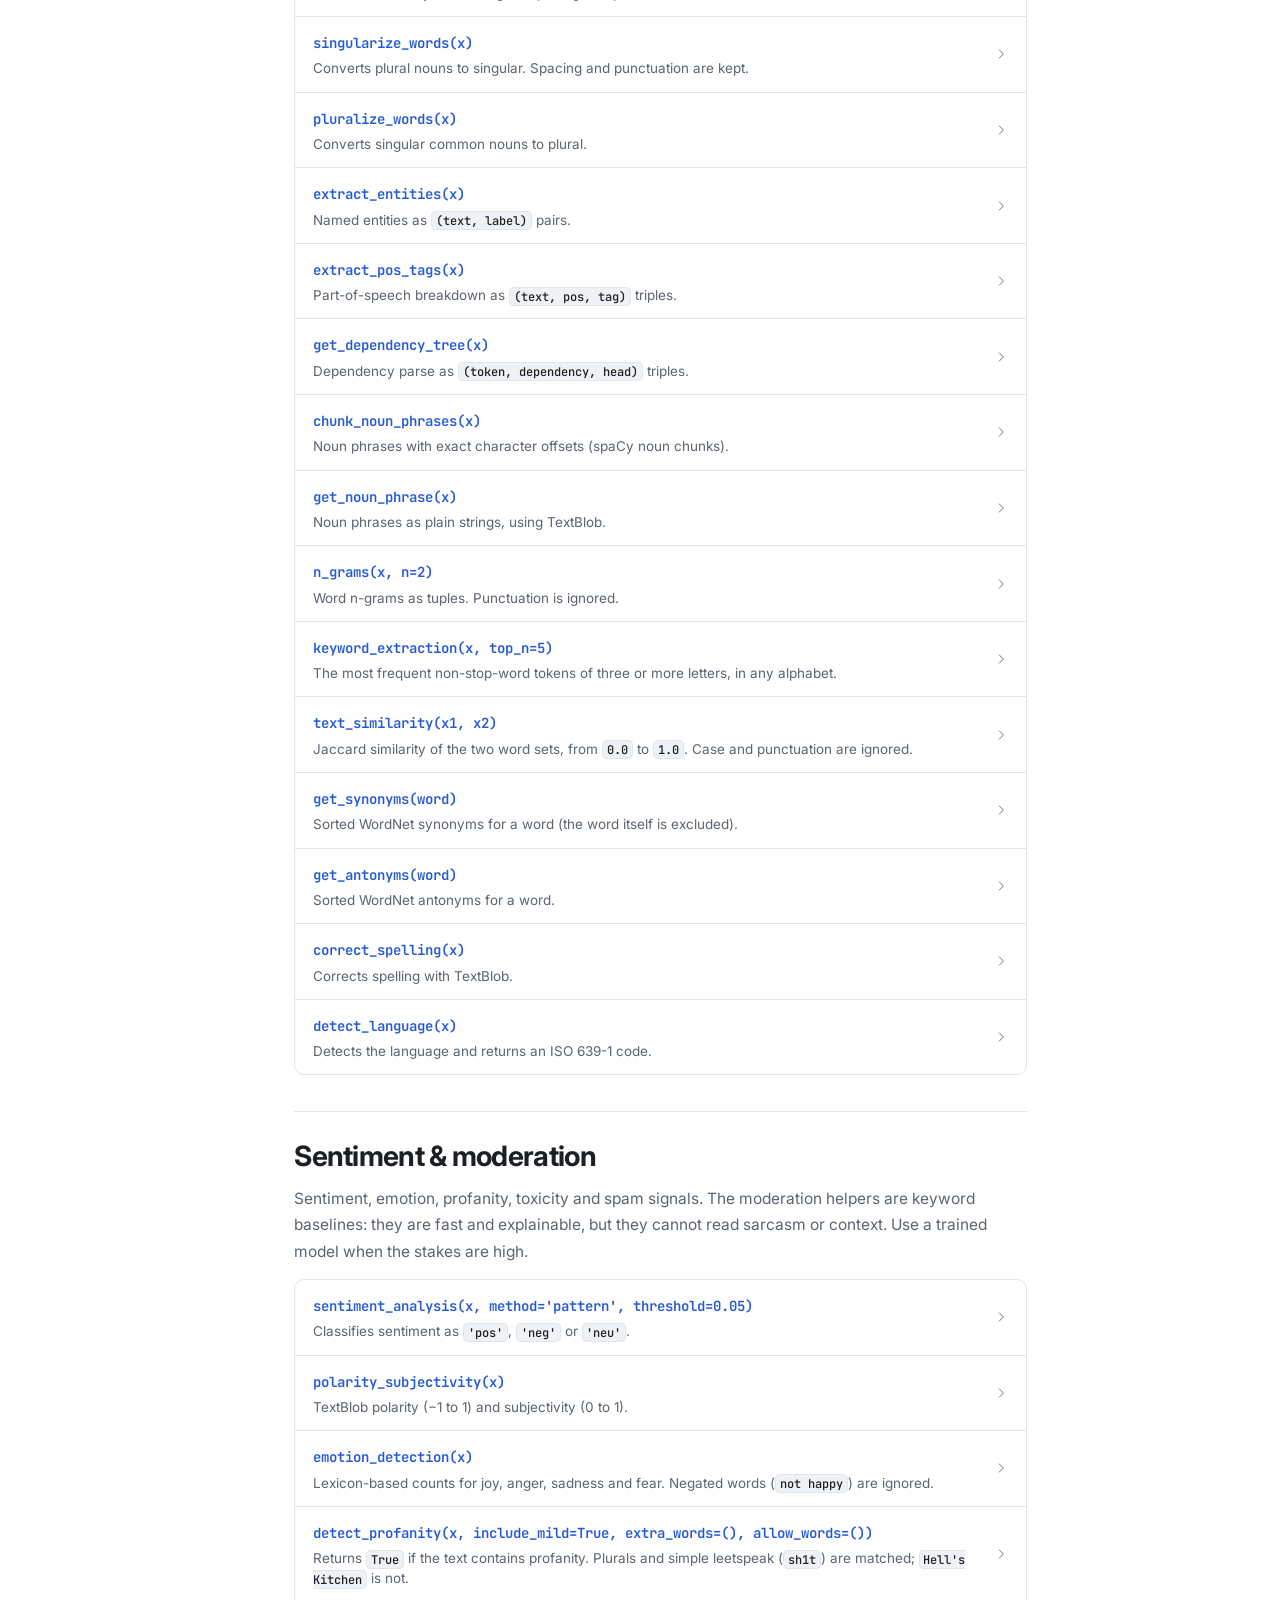
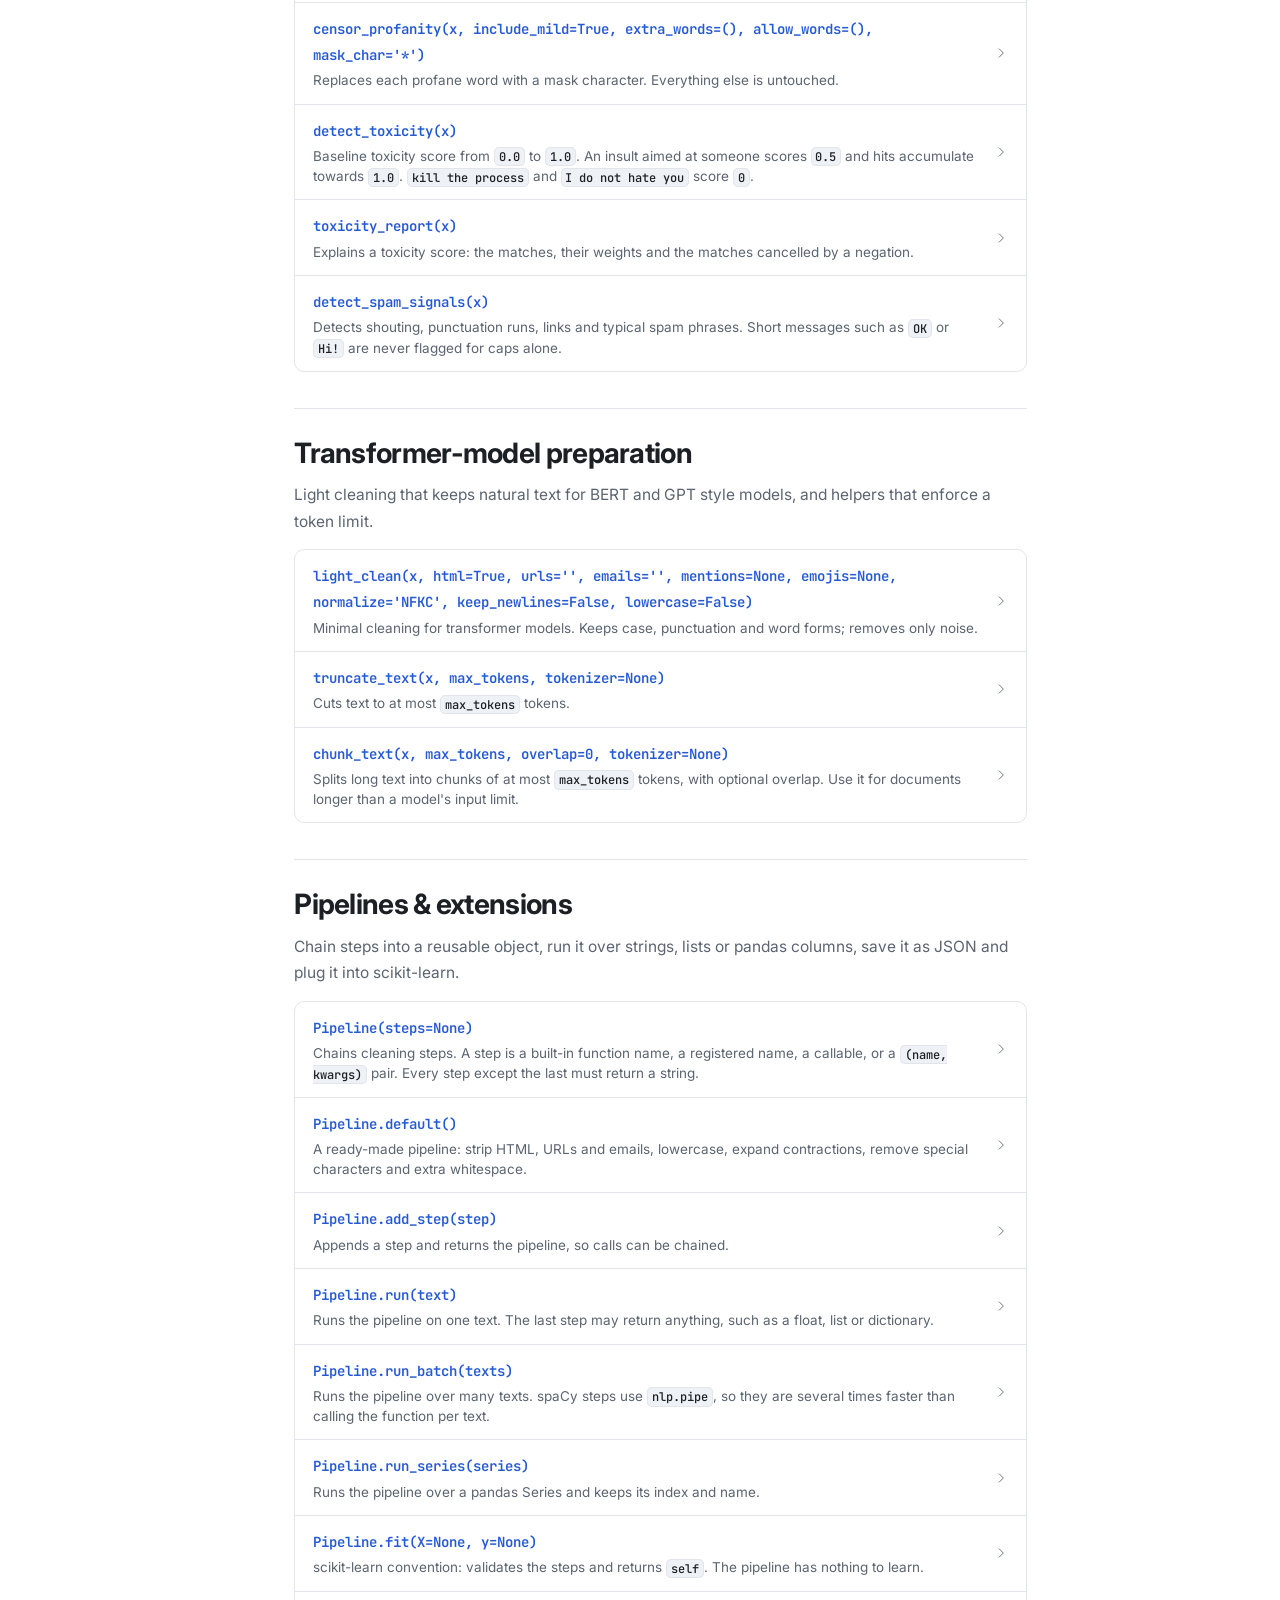
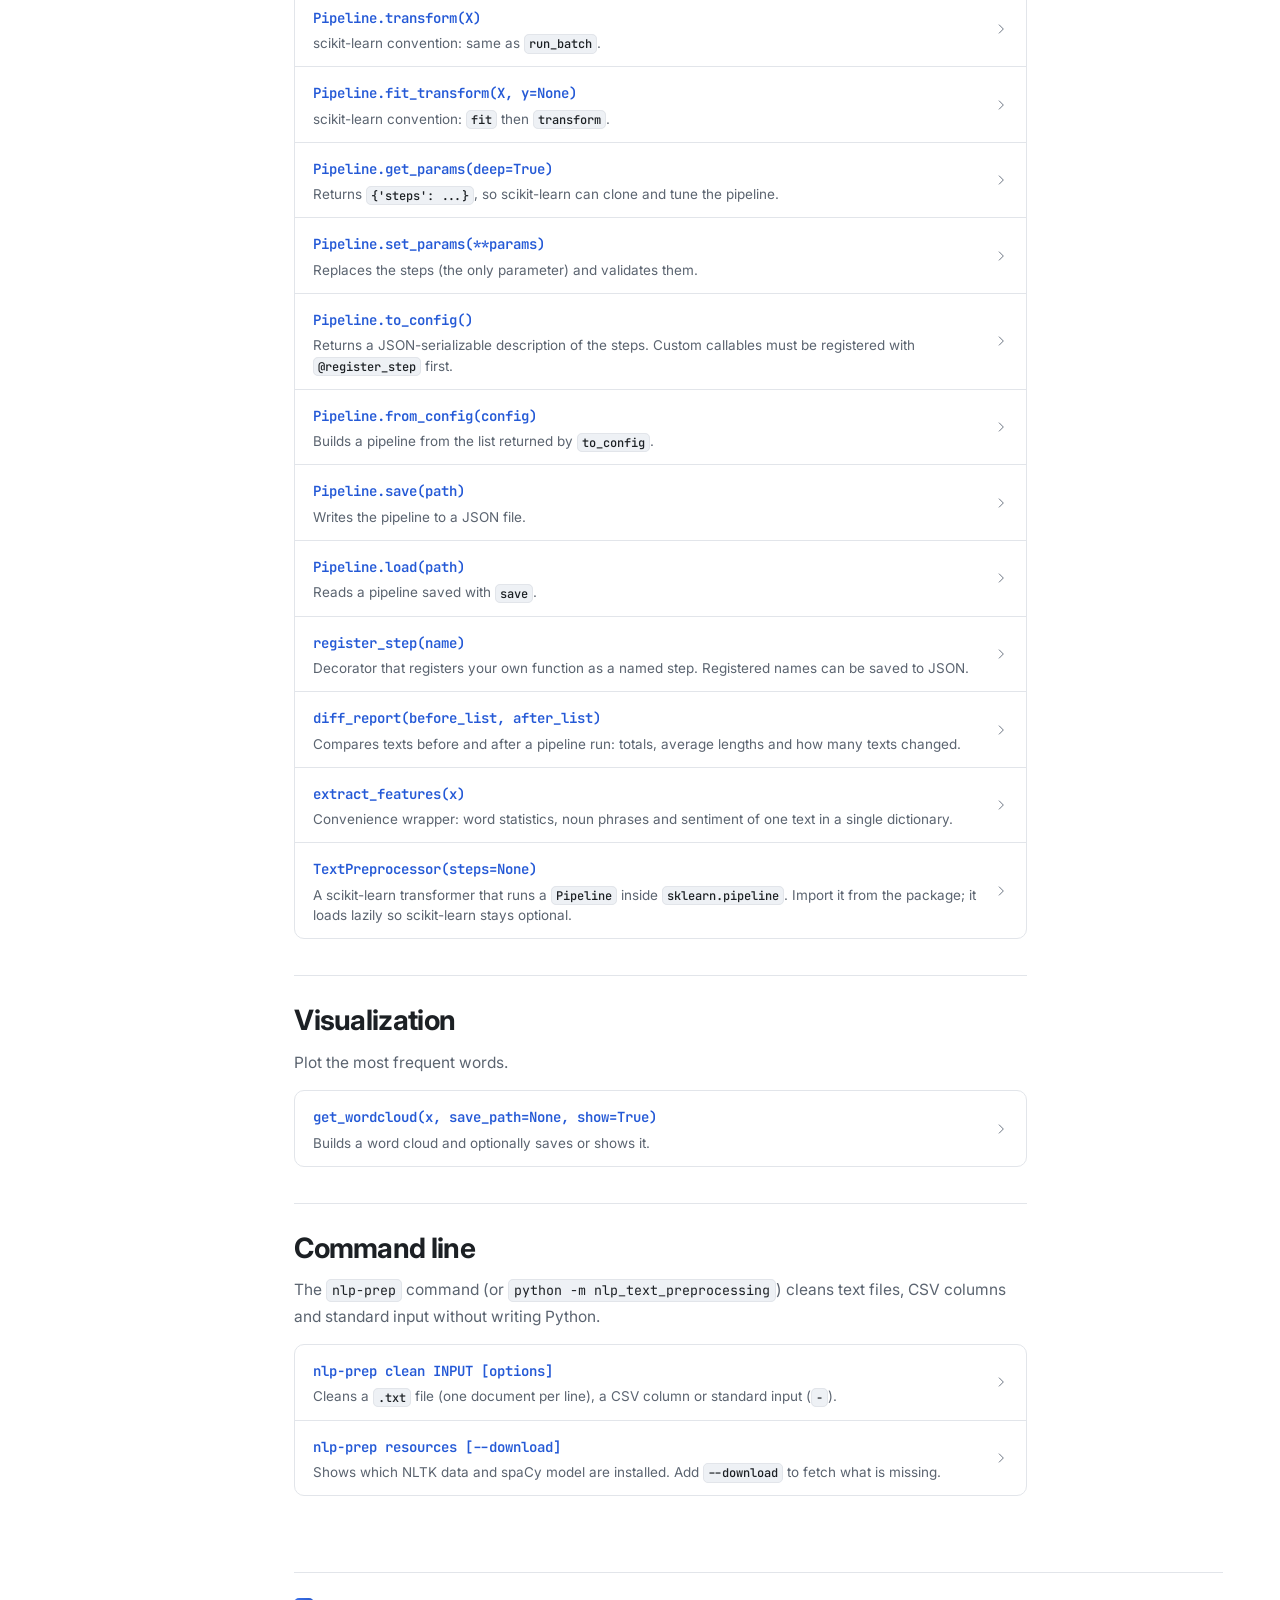
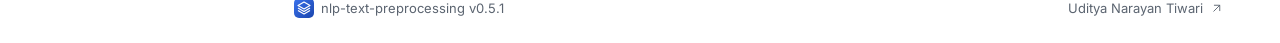
<file: api.html>
<!doctype html>
<html lang="en"><head>
<meta charset="utf-8"><meta name="viewport" content="width=device-width, initial-scale=1">
<title>API reference · nlp-text-preprocessing</title><meta name="theme-color" content="#ffffff"><meta name="color-scheme" content="light dark"><meta name="description" content="Every function, class and command in nlp-text-preprocessing 0.5.1, with parameters, return types and runnable examples.">
<link rel="icon" href="mark.svg" type="image/svg+xml">
<link rel="preconnect" href="https://fonts.googleapis.com"><link rel="preconnect" href="https://fonts.gstatic.com" crossorigin>
<link rel="stylesheet" href="https://fonts.googleapis.com/css2?family=Inter:wght@400;500;600;700;800&family=JetBrains+Mono:wght@400;500;600&display=swap">
<link rel="stylesheet" href="index.css">
<script>try { if (localStorage.getItem('docs-theme') === 'dark') document.documentElement.dataset.theme = 'dark'; } catch {}</script>
<script src="search-index.js" defer></script><script src="app.js" defer></script>
<noscript><style>.menu,.search-open,.theme,.copy{display:none}</style></noscript>
</head><body>
<a href="#main-content" class="skip">Skip to content</a>
<header class="top"><button class="icon-btn menu" aria-label="Open navigation" aria-expanded="false" aria-controls="sidebar"><svg class="icon" viewBox="0 0 24 24" aria-hidden="true"><path d="M3 6h18 M3 12h18 M3 18h18"/></svg></button>
<a class="brand" translate="no" href="index.html"><span class="mark" aria-hidden="true"></span><span>nlp-text-preprocessing</span></a><span class="header-tag">Docs</span>
<div class="utilities"><button class="search-open" aria-label="Search documentation"><svg class="icon" viewBox="0 0 24 24" aria-hidden="true"><path d="M16 16l5 5 M18 10a8 8 0 1 1-16 0 8 8 0 0 1 16 0"/></svg><span>Search docs…</span><kbd>Ctrl K</kbd></button>
<a class="repo" href="https://github.com/udityamerit/Text-Processing-Package-For-Natural-Language-Processing"><svg class="icon" viewBox="0 0 24 24" aria-hidden="true"><path d="M9 20c-4 1-4-2-6-2 M15 22v-4c0-1 0-1.6-.7-2.2 3.1-.4 6.3-1.6 6.3-7A5.3 5.3 0 0 0 19.2 5c.2-1 .2-2.3-.3-3.1 0 0-1.2-.4-3.8 1.4a14 14 0 0 0-6.3 0C6.2 1.5 5 1.9 5 1.9 4.5 3 4.5 4.2 4.8 5a5.3 5.3 0 0 0-1.5 3.8c0 5.4 3.3 6.6 6.4 7-.6.6-.8 1.3-.8 2.2v4"/></svg><span>GitHub</span><svg class="icon" viewBox="0 0 24 24" aria-hidden="true"><path d="M7 17 18 6 M8 6h10v10"/></svg></a><button class="icon-btn theme" aria-label="Switch to dark theme"><svg class="icon" viewBox="0 0 24 24" aria-hidden="true"><path d="M16 12a4 4 0 1 1-8 0 4 4 0 0 1 8 0 M12 1v3 M12 20v3 M1 12h3 M20 12h3 M4 4l2 2 M18 18l2 2 M4 20l2-2 M18 6l2-2"/></svg><svg class="icon" viewBox="0 0 24 24" aria-hidden="true"><path d="M20 15A9 9 0 0 1 9 3a9 9 0 1 0 11 12z"/></svg></button></div></header><noscript>
<nav class="plain-nav" aria-label="Documentation pages"><a href="index.html">Overview</a>
<a href="installation.html">Installation</a>
<a href="guide.html">User guide</a>
<a href="api.html">API reference</a></nav></noscript>
<div class="layout">
<aside id="sidebar" class="sidebar">
<nav aria-label="Documentation">
<div class="nav-section">
<h2>Getting started</h2><a href="index.html"><svg class="icon" viewBox="0 0 24 24" aria-hidden="true"><path d="m3 10 9-7 9 7v10H3z M9 20v-7h6v7"/></svg>Overview</a>
<a href="installation.html"><svg class="icon" viewBox="0 0 24 24" aria-hidden="true"><path d="M12 3v12 m-5-5 5 5 5-5 M4 16v4h16v-4"/></svg>Installation</a>
<a href="index.html#why"><svg class="icon" viewBox="0 0 24 24" aria-hidden="true"><path d="m12 3 9 5-9 5-9-5z M3 12l9 5 9-5 M3 16l9 5 9-5"/></svg>Why this package</a>
<a href="index.html#quick-start"><svg class="icon" viewBox="0 0 24 24" aria-hidden="true"><path d="m14 2-10 12h7l-1 8L21 9h-8z"/></svg>Quick start</a>
<a href="index.html#author"><svg class="icon" viewBox="0 0 24 24" aria-hidden="true"><path d="m3 10 9-7 9 7v10H3z M9 20v-7h6v7"/></svg>About the author</a></div>
<div class="nav-section">
<h2>User guide</h2><a href="guide.html#pipeline"><svg class="icon" viewBox="0 0 24 24" aria-hidden="true"><path d="M3 3h6v5H3z M15 16h6v5h-6z M6 8v8a2 2 0 0 0 2 2h7 M13 5h5v7"/></svg>Build a pipeline</a><a href="guide.html#pandas"><svg class="icon" viewBox="0 0 24 24" aria-hidden="true"><path d="M3 3h6v5H3z M15 16h6v5h-6z M6 8v8a2 2 0 0 0 2 2h7 M13 5h5v7"/></svg>Work with pandas</a><a href="guide.html#batch"><svg class="icon" viewBox="0 0 24 24" aria-hidden="true"><path d="M3 3h6v5H3z M15 16h6v5h-6z M6 8v8a2 2 0 0 0 2 2h7 M13 5h5v7"/></svg>Batch processing</a><a href="guide.html#custom-steps"><svg class="icon" viewBox="0 0 24 24" aria-hidden="true"><path d="M3 3h6v5H3z M15 16h6v5h-6z M6 8v8a2 2 0 0 0 2 2h7 M13 5h5v7"/></svg>Custom steps</a><a href="guide.html#save-load"><svg class="icon" viewBox="0 0 24 24" aria-hidden="true"><path d="M3 3h6v5H3z M15 16h6v5h-6z M6 8v8a2 2 0 0 0 2 2h7 M13 5h5v7"/></svg>Save &amp; reuse</a><a href="guide.html#sklearn"><svg class="icon" viewBox="0 0 24 24" aria-hidden="true"><path d="M3 3h6v5H3z M15 16h6v5h-6z M6 8v8a2 2 0 0 0 2 2h7 M13 5h5v7"/></svg>Use with scikit-learn</a><a href="guide.html#transformers"><svg class="icon" viewBox="0 0 24 24" aria-hidden="true"><path d="M3 3h6v5H3z M15 16h6v5h-6z M6 8v8a2 2 0 0 0 2 2h7 M13 5h5v7"/></svg>Transformer models</a><a href="guide.html#privacy"><svg class="icon" viewBox="0 0 24 24" aria-hidden="true"><path d="M3 3h6v5H3z M15 16h6v5h-6z M6 8v8a2 2 0 0 0 2 2h7 M13 5h5v7"/></svg>Mask personal data</a><a href="guide.html#moderation"><svg class="icon" viewBox="0 0 24 24" aria-hidden="true"><path d="M3 3h6v5H3z M15 16h6v5h-6z M6 8v8a2 2 0 0 0 2 2h7 M13 5h5v7"/></svg>Moderate content</a><a href="guide.html#cli"><svg class="icon" viewBox="0 0 24 24" aria-hidden="true"><path d="M3 3h6v5H3z M15 16h6v5h-6z M6 8v8a2 2 0 0 0 2 2h7 M13 5h5v7"/></svg>Command line</a></div>
<div class="nav-section">
<h2>API reference</h2><a href="api.html" aria-current="page"><svg class="icon" viewBox="0 0 24 24" aria-hidden="true"><path d="M3 4h7c1 0 2 1 2 2 0-1 1-2 2-2h7v15h-7c-1 0-2 1-2 2 0-1-1-2-2-2H3z M12 6v15"/></svg>All functions</a>
<a href="api.html#setup"><svg class="icon" viewBox="0 0 24 24" aria-hidden="true"><path d="m7 7-5 5 5 5 m10-10 5 5-5 5 m-4-14-4 18"/></svg>Setup &amp; resources</a><a href="api.html#cleaning"><svg class="icon" viewBox="0 0 24 24" aria-hidden="true"><path d="m7 7-5 5 5 5 m10-10 5 5-5 5 m-4-14-4 18"/></svg>Text cleaning</a><a href="api.html#web-social"><svg class="icon" viewBox="0 0 24 24" aria-hidden="true"><path d="m7 7-5 5 5 5 m10-10 5 5-5 5 m-4-14-4 18"/></svg>Web, social &amp; personal data</a><a href="api.html#statistics"><svg class="icon" viewBox="0 0 24 24" aria-hidden="true"><path d="m7 7-5 5 5 5 m10-10 5 5-5 5 m-4-14-4 18"/></svg>Counts &amp; statistics</a><a href="api.html#language"><svg class="icon" viewBox="0 0 24 24" aria-hidden="true"><path d="m7 7-5 5 5 5 m10-10 5 5-5 5 m-4-14-4 18"/></svg>Language analysis</a><a href="api.html#moderation"><svg class="icon" viewBox="0 0 24 24" aria-hidden="true"><path d="m7 7-5 5 5 5 m10-10 5 5-5 5 m-4-14-4 18"/></svg>Sentiment &amp; moderation</a><a href="api.html#transformers"><svg class="icon" viewBox="0 0 24 24" aria-hidden="true"><path d="m7 7-5 5 5 5 m10-10 5 5-5 5 m-4-14-4 18"/></svg>Transformer-model preparation</a><a href="api.html#pipelines"><svg class="icon" viewBox="0 0 24 24" aria-hidden="true"><path d="m7 7-5 5 5 5 m10-10 5 5-5 5 m-4-14-4 18"/></svg>Pipelines &amp; extensions</a><a href="api.html#visualization"><svg class="icon" viewBox="0 0 24 24" aria-hidden="true"><path d="m7 7-5 5 5 5 m10-10 5 5-5 5 m-4-14-4 18"/></svg>Visualization</a><a href="api.html#cli"><svg class="icon" viewBox="0 0 24 24" aria-hidden="true"><path d="m7 7-5 5 5 5 m10-10 5 5-5 5 m-4-14-4 18"/></svg>Command line</a></div>
<div class="nav-section project">
<h2>Project</h2><a href="https://pypi.org/project/nlp-text-preprocessing/"><svg class="icon" viewBox="0 0 24 24" aria-hidden="true"><path d="m3 7 9-5 9 5-9 5z M3 7v10l9 5 9-5V7 M12 12v10 M7 5l9 5"/></svg>PyPI package<svg class="icon" viewBox="0 0 24 24" aria-hidden="true"><path d="M7 17 18 6 M8 6h10v10"/></svg></a>
<a href="https://github.com/udityamerit/Text-Processing-Package-For-Natural-Language-Processing"><svg class="icon" viewBox="0 0 24 24" aria-hidden="true"><path d="M9 20c-4 1-4-2-6-2 M15 22v-4c0-1 0-1.6-.7-2.2 3.1-.4 6.3-1.6 6.3-7A5.3 5.3 0 0 0 19.2 5c.2-1 .2-2.3-.3-3.1 0 0-1.2-.4-3.8 1.4a14 14 0 0 0-6.3 0C6.2 1.5 5 1.9 5 1.9 4.5 3 4.5 4.2 4.8 5a5.3 5.3 0 0 0-1.5 3.8c0 5.4 3.3 6.6 6.4 7-.6.6-.8 1.3-.8 2.2v4"/></svg>Source code<svg class="icon" viewBox="0 0 24 24" aria-hidden="true"><path d="M7 17 18 6 M8 6h10v10"/></svg></a>
<a href="https://github.com/udityamerit/Text-Processing-Package-For-Natural-Language-Processing/blob/main/CHANGELOG.md"><svg class="icon" viewBox="0 0 24 24" aria-hidden="true"><path d="m12 3 9 5-9 5-9-5z M3 12l9 5 9-5 M3 16l9 5 9-5"/></svg>Changelog<svg class="icon" viewBox="0 0 24 24" aria-hidden="true"><path d="M7 17 18 6 M8 6h10v10"/></svg></a>
<a href="https://pepy.tech/projects/nlp-text-preprocessing"><svg class="icon" viewBox="0 0 24 24" aria-hidden="true"><path d="M3 3v17h18 M7 15l4-5 4 2 5-7"/></svg>Download statistics<svg class="icon" viewBox="0 0 24 24" aria-hidden="true"><path d="M7 17 18 6 M8 6h10v10"/></svg></a></div></nav>
<a class="release" href="https://pypi.org/project/nlp-text-preprocessing/0.5.1/"><span class="release-icon"><svg class="icon" viewBox="0 0 24 24" aria-hidden="true"><path d="m12 3 9 5-9 5-9-5z M3 12l9 5 9-5 M3 16l9 5 9-5"/></svg></span><span>Package version<small>v0.5.1</small></span><svg class="icon" viewBox="0 0 24 24" aria-hidden="true"><path d="M7 17 18 6 M8 6h10v10"/></svg></a></aside>
<main id="main-content" tabindex="-1">
<div class="content">
<nav class="crumb" aria-label="Breadcrumb"><a href="index.html">Docs</a><svg class="icon" viewBox="0 0 24 24" aria-hidden="true"><path d="m9 5 7 7-7 7"/></svg><span>Reference</span><svg class="icon" viewBox="0 0 24 24" aria-hidden="true"><path d="m9 5 7 7-7 7"/></svg><strong aria-current="page">API reference</strong></nav>
<div class="article-intro">
<h1>API reference</h1><p>97 functions, classes and commands in version 0.5.1. Open an entry for its parameters, return type and a runnable example.</p></div><div class="reading-layout">
<article>
<section class="doc-section" id="glance">
<h2>All functions at a glance</h2><p>Select a name to jump to its entry. Every example below ran against version 0.5.1, and each output is real.</p><h3><a href="#setup">Setup &amp; resources</a> <span class="count">4</span></h3><div class="chips"><a href="#download_nltk_packages"><code>download_nltk_packages</code></a><a href="#check_resources"><code>check_resources</code></a><a href="#get_spacy_nlp"><code>get_spacy_nlp</code></a><a href="#get_stop_words"><code>get_stop_words</code></a></div><h3><a href="#cleaning">Text cleaning</a> <span class="count">12</span></h3><div class="chips"><a href="#to_lower_case"><code>to_lower_case</code></a><a href="#remove_extra_whitespace"><code>remove_extra_whitespace</code></a><a href="#normalize_whitespace_and_casing"><code>normalize_whitespace_and_casing</code></a><a href="#normalize_unicode_punctuation"><code>normalize_unicode_punctuation</code></a><a href="#remove_accented_chars"><code>remove_accented_chars</code></a><a href="#remove_special_chars"><code>remove_special_chars</code></a><a href="#remove_repeated_chars"><code>remove_repeated_chars</code></a><a href="#remove_numbers"><code>remove_numbers</code></a><a href="#remove_currency_symbols"><code>remove_currency_symbols</code></a><a href="#remove_stop_words"><code>remove_stop_words</code></a><a href="#contraction_to_expansion"><code>contraction_to_expansion</code></a><a href="#clean_text"><code>clean_text</code></a></div><h3><a href="#web-social">Web, social &amp; personal data</a> <span class="count">11</span></h3><div class="chips"><a href="#remove_html_tag"><code>remove_html_tag</code></a><a href="#remove_urls"><code>remove_urls</code></a><a href="#remove_emails"><code>remove_emails</code></a><a href="#remove_mentions"><code>remove_mentions</code></a><a href="#remove_rt"><code>remove_rt</code></a><a href="#expand_hashtags"><code>expand_hashtags</code></a><a href="#remove_emojis"><code>remove_emojis</code></a><a href="#extract_emojis"><code>extract_emojis</code></a><a href="#emoji_to_text"><code>emoji_to_text</code></a><a href="#remove_phone_numbers"><code>remove_phone_numbers</code></a><a href="#mask_pii"><code>mask_pii</code></a></div><h3><a href="#statistics">Counts &amp; statistics</a> <span class="count">21</span></h3><div class="chips"><a href="#word_count"><code>word_count</code></a><a href="#char_count"><code>char_count</code></a><a href="#avg_word_len"><code>avg_word_len</code></a><a href="#stop_words_count"><code>stop_words_count</code></a><a href="#hashtags_count"><code>hashtags_count</code></a><a href="#mentions_count"><code>mentions_count</code></a><a href="#numerics_count"><code>numerics_count</code></a><a href="#upper_case_count"><code>upper_case_count</code></a><a href="#count_emails"><code>count_emails</code></a><a href="#count_urls"><code>count_urls</code></a><a href="#count_rt"><code>count_rt</code></a><a href="#count_phone_numbers"><code>count_phone_numbers</code></a><a href="#sentence_count"><code>sentence_count</code></a><a href="#avg_sentence_len"><code>avg_sentence_len</code></a><a href="#punctuation_density"><code>punctuation_density</code></a><a href="#capital_ratio"><code>capital_ratio</code></a><a href="#unique_word_ratio"><code>unique_word_ratio</code></a><a href="#readability_score"><code>readability_score</code></a><a href="#readability_scores"><code>readability_scores</code></a><a href="#text_stats"><code>text_stats</code></a><a href="#text_stats_batch"><code>text_stats_batch</code></a></div><h3><a href="#language">Language analysis</a> <span class="count">16</span></h3><div class="chips"><a href="#convert_to_base"><code>convert_to_base</code></a><a href="#lemmatize"><code>lemmatize</code></a><a href="#singularize_words"><code>singularize_words</code></a><a href="#pluralize_words"><code>pluralize_words</code></a><a href="#extract_entities"><code>extract_entities</code></a><a href="#extract_pos_tags"><code>extract_pos_tags</code></a><a href="#get_dependency_tree"><code>get_dependency_tree</code></a><a href="#chunk_noun_phrases"><code>chunk_noun_phrases</code></a><a href="#get_noun_phrase"><code>get_noun_phrase</code></a><a href="#n_grams"><code>n_grams</code></a><a href="#keyword_extraction"><code>keyword_extraction</code></a><a href="#text_similarity"><code>text_similarity</code></a><a href="#get_synonyms"><code>get_synonyms</code></a><a href="#get_antonyms"><code>get_antonyms</code></a><a href="#correct_spelling"><code>correct_spelling</code></a><a href="#detect_language"><code>detect_language</code></a></div><h3><a href="#moderation">Sentiment &amp; moderation</a> <span class="count">8</span></h3><div class="chips"><a href="#sentiment_analysis"><code>sentiment_analysis</code></a><a href="#polarity_subjectivity"><code>polarity_subjectivity</code></a><a href="#emotion_detection"><code>emotion_detection</code></a><a href="#detect_profanity"><code>detect_profanity</code></a><a href="#censor_profanity"><code>censor_profanity</code></a><a href="#detect_toxicity"><code>detect_toxicity</code></a><a href="#toxicity_report"><code>toxicity_report</code></a><a href="#detect_spam_signals"><code>detect_spam_signals</code></a></div><h3><a href="#transformers">Transformer-model preparation</a> <span class="count">3</span></h3><div class="chips"><a href="#light_clean"><code>light_clean</code></a><a href="#truncate_text"><code>truncate_text</code></a><a href="#chunk_text"><code>chunk_text</code></a></div><h3><a href="#pipelines">Pipelines &amp; extensions</a> <span class="count">19</span></h3><div class="chips"><a href="#Pipeline"><code>Pipeline</code></a><a href="#Pipeline.default"><code>Pipeline.default</code></a><a href="#Pipeline.add_step"><code>Pipeline.add_step</code></a><a href="#Pipeline.run"><code>Pipeline.run</code></a><a href="#Pipeline.run_batch"><code>Pipeline.run_batch</code></a><a href="#Pipeline.run_series"><code>Pipeline.run_series</code></a><a href="#Pipeline.fit"><code>Pipeline.fit</code></a><a href="#Pipeline.transform"><code>Pipeline.transform</code></a><a href="#Pipeline.fit_transform"><code>Pipeline.fit_transform</code></a><a href="#Pipeline.get_params"><code>Pipeline.get_params</code></a><a href="#Pipeline.set_params"><code>Pipeline.set_params</code></a><a href="#Pipeline.to_config"><code>Pipeline.to_config</code></a><a href="#Pipeline.from_config"><code>Pipeline.from_config</code></a><a href="#Pipeline.save"><code>Pipeline.save</code></a><a href="#Pipeline.load"><code>Pipeline.load</code></a><a href="#register_step"><code>register_step</code></a><a href="#diff_report"><code>diff_report</code></a><a href="#extract_features"><code>extract_features</code></a><a href="#TextPreprocessor"><code>TextPreprocessor</code></a></div><h3><a href="#visualization">Visualization</a> <span class="count">1</span></h3><div class="chips"><a href="#get_wordcloud"><code>get_wordcloud</code></a></div><h3><a href="#cli">Command line</a> <span class="count">2</span></h3><div class="chips"><a href="#nlp-prep-clean"><code>nlp-prep clean</code></a><a href="#nlp-prep-resources"><code>nlp-prep resources</code></a></div></section>
<section class="doc-section" id="setup">
<h2>Setup &amp; resources</h2><p>Check that models and corpora are installed, and fetch the ones that are missing. Nothing is downloaded when you import the package.</p>
<div class="entries">
<details class="entry" id="download_nltk_packages"><summary><span><code>download_nltk_packages(spacy_model=&#x27;en_core_web_sm&#x27;, include_sentiment_corpus=False)</code><small>One-time setup: downloads the NLTK data the package uses and, optionally, the spaCy model.</small></span><svg class="icon" viewBox="0 0 24 24" aria-hidden="true"><path d="m9 5 7 7-7 7"/></svg></summary>
<div class="entry-body">
<dl>
<dt><code>spacy_model</code></dt><dd><code>str</code> · default <code>&#x27;en_core_web_sm&#x27;</code> — Model to download as well. Pass <code>None</code> to skip spaCy.</dd>
<dt><code>include_sentiment_corpus</code></dt><dd><code>bool</code> · default <code>False</code> — Also fetch <code>movie_reviews</code>, only needed for <code>sentiment_analysis(method=&#x27;naive_bayes&#x27;)</code>.</dd>
<dt>Returns</dt><dd>None</dd></dl>
<div class="code-block">
<div class="code-bar"><span><svg class="icon" viewBox="0 0 24 24" aria-hidden="true"><path d="M3 4h18v16H3z M6 8l4 4-4 4 M13 16h4"/></svg> Python</span><button class="copy" type="button" aria-label="Copy Python code"><svg class="icon" viewBox="0 0 24 24" aria-hidden="true"><path d="M8 8h12v13H8z M16 8V3H3v13h5"/></svg> <span>Copy</span></button></div>
<pre tabindex="0" translate="no"><code><span class="kw">import</span> nlp_text_preprocessing <span class="kw">as</span> tp

tp.download_nltk_packages()</code></pre></div>
<a class="permalink" href="#download_nltk_packages">Link to this entry</a></div></details>
<details class="entry" id="check_resources"><summary><span><code>check_resources(include_optional=False, verbose=False)</code><small>Reports which models and corpora are installed. Downloads nothing.</small></span><svg class="icon" viewBox="0 0 24 24" aria-hidden="true"><path d="m9 5 7 7-7 7"/></svg></summary>
<div class="entry-body">
<dl>
<dt><code>include_optional</code></dt><dd><code>bool</code> · default <code>False</code> — Also check the optional <code>movie_reviews</code> corpus.</dd>
<dt><code>verbose</code></dt><dd><code>bool</code> · default <code>False</code> — Print a human-readable summary.</dd>
<dt>Returns</dt><dd><code>dict</code> like <code>{&#x27;spacy_model&#x27;: bool, &#x27;nltk&#x27;: {name: bool}}</code></dd></dl>
<div class="code-block">
<div class="code-bar"><span><svg class="icon" viewBox="0 0 24 24" aria-hidden="true"><path d="M3 4h18v16H3z M6 8l4 4-4 4 M13 16h4"/></svg> Python</span><button class="copy" type="button" aria-label="Copy Python code"><svg class="icon" viewBox="0 0 24 24" aria-hidden="true"><path d="M8 8h12v13H8z M16 8V3H3v13h5"/></svg> <span>Copy</span></button></div>
<pre tabindex="0" translate="no"><code><span class="kw">import</span> nlp_text_preprocessing <span class="kw">as</span> tp

status = tp.check_resources()
print(status[<span class="str">&quot;spacy_model&quot;</span>])
print(all(status[<span class="str">&quot;nltk&quot;</span>].values()))</code></pre><div class="result"><span>Output</span><samp>True
True</samp></div></div>
<a class="permalink" href="#check_resources">Link to this entry</a></div></details>
<details class="entry" id="get_spacy_nlp"><summary><span><code>get_spacy_nlp(model_name=&#x27;en_core_web_sm&#x27;, auto_download=None)</code><small>Loads a spaCy language model once and caches it (one cache entry per model name).</small></span><svg class="icon" viewBox="0 0 24 24" aria-hidden="true"><path d="m9 5 7 7-7 7"/></svg></summary>
<div class="entry-body">
<dl>
<dt><code>model_name</code></dt><dd><code>str</code> · default <code>&#x27;en_core_web_sm&#x27;</code> — spaCy model package to load.</dd>
<dt><code>auto_download</code></dt><dd><code>Optional[bool]</code> · default <code>None</code> — Download the model if it is missing. Defaults to <code>False</code>; set <code>NLP_TEXT_PREPROCESSING_AUTO_DOWNLOAD=1</code> to enable it globally.</dd>
<dt>Returns</dt><dd>spaCy <code>Language</code></dd>
<dt>Requires</dt><dd>spaCy model <code>en_core_web_sm</code> (<code>python -m spacy download en_core_web_sm</code>)</dd></dl>
<div class="code-block">
<div class="code-bar"><span><svg class="icon" viewBox="0 0 24 24" aria-hidden="true"><path d="M3 4h18v16H3z M6 8l4 4-4 4 M13 16h4"/></svg> Python</span><button class="copy" type="button" aria-label="Copy Python code"><svg class="icon" viewBox="0 0 24 24" aria-hidden="true"><path d="M8 8h12v13H8z M16 8V3H3v13h5"/></svg> <span>Copy</span></button></div>
<pre tabindex="0" translate="no"><code><span class="kw">import</span> nlp_text_preprocessing <span class="kw">as</span> tp

nlp = tp.get_spacy_nlp()
print(nlp.meta[<span class="str">&quot;name&quot;</span>])</code></pre><div class="result"><span>Output</span><samp>core_web_sm</samp></div></div>
<a class="permalink" href="#get_spacy_nlp">Link to this entry</a></div></details>
<details class="entry" id="get_stop_words"><summary><span><code>get_stop_words()</code><small>Returns the English stop-word set (spaCy&#x27;s list, loaded lazily).</small></span><svg class="icon" viewBox="0 0 24 24" aria-hidden="true"><path d="m9 5 7 7-7 7"/></svg></summary>
<div class="entry-body">
<dl>
<dt>Returns</dt><dd><code>frozenset[str]</code></dd></dl>
<div class="code-block">
<div class="code-bar"><span><svg class="icon" viewBox="0 0 24 24" aria-hidden="true"><path d="M3 4h18v16H3z M6 8l4 4-4 4 M13 16h4"/></svg> Python</span><button class="copy" type="button" aria-label="Copy Python code"><svg class="icon" viewBox="0 0 24 24" aria-hidden="true"><path d="M8 8h12v13H8z M16 8V3H3v13h5"/></svg> <span>Copy</span></button></div>
<pre tabindex="0" translate="no"><code><span class="kw">import</span> nlp_text_preprocessing <span class="kw">as</span> tp

stops = tp.get_stop_words()
print(<span class="str">&quot;the&quot;</span> <span class="kw">in</span> stops, <span class="str">&quot;python&quot;</span> <span class="kw">in</span> stops)</code></pre><div class="result"><span>Output</span><samp>True False</samp></div></div>
<a class="permalink" href="#get_stop_words">Link to this entry</a></div></details></div></section>
<section class="doc-section" id="cleaning">
<h2>Text cleaning</h2><p>Normalize case, whitespace, punctuation and word forms. Every function takes a string and returns a string.</p>
<div class="entries">
<details class="entry" id="to_lower_case"><summary><span><code>to_lower_case(x)</code><small>Converts text to lowercase.</small></span><svg class="icon" viewBox="0 0 24 24" aria-hidden="true"><path d="m9 5 7 7-7 7"/></svg></summary>
<div class="entry-body">
<dl>
<dt><code>x</code></dt><dd><code>str</code> — Input text. <code>None</code>, <code>NaN</code> and bytes are treated as empty text.</dd>
<dt>Returns</dt><dd><code>str</code></dd></dl>
<div class="code-block">
<div class="code-bar"><span><svg class="icon" viewBox="0 0 24 24" aria-hidden="true"><path d="M3 4h18v16H3z M6 8l4 4-4 4 M13 16h4"/></svg> Python</span><button class="copy" type="button" aria-label="Copy Python code"><svg class="icon" viewBox="0 0 24 24" aria-hidden="true"><path d="M8 8h12v13H8z M16 8V3H3v13h5"/></svg> <span>Copy</span></button></div>
<pre tabindex="0" translate="no"><code><span class="kw">import</span> nlp_text_preprocessing <span class="kw">as</span> tp

print(tp.to_lower_case(<span class="str">&quot;NLP Text Preprocessing v1.0&quot;</span>))</code></pre><div class="result"><span>Output</span><samp>nlp text preprocessing v1.0</samp></div></div>
<a class="permalink" href="#to_lower_case">Link to this entry</a></div></details>
<details class="entry" id="remove_extra_whitespace"><summary><span><code>remove_extra_whitespace(x)</code><small>Collapses runs of spaces, tabs and newlines into one space and trims the ends.</small></span><svg class="icon" viewBox="0 0 24 24" aria-hidden="true"><path d="m9 5 7 7-7 7"/></svg></summary>
<div class="entry-body">
<dl>
<dt><code>x</code></dt><dd><code>str</code> — Input text. <code>None</code>, <code>NaN</code> and bytes are treated as empty text.</dd>
<dt>Returns</dt><dd><code>str</code></dd></dl>
<div class="code-block">
<div class="code-bar"><span><svg class="icon" viewBox="0 0 24 24" aria-hidden="true"><path d="M3 4h18v16H3z M6 8l4 4-4 4 M13 16h4"/></svg> Python</span><button class="copy" type="button" aria-label="Copy Python code"><svg class="icon" viewBox="0 0 24 24" aria-hidden="true"><path d="M8 8h12v13H8z M16 8V3H3v13h5"/></svg> <span>Copy</span></button></div>
<pre tabindex="0" translate="no"><code><span class="kw">import</span> nlp_text_preprocessing <span class="kw">as</span> tp

print(repr(tp.remove_extra_whitespace(<span class="str">&quot;  Too   many\n\tspaces  &quot;</span>)))</code></pre><div class="result"><span>Output</span><samp>&#x27;Too many spaces&#x27;</samp></div></div>
<a class="permalink" href="#remove_extra_whitespace">Link to this entry</a></div></details>
<details class="entry" id="normalize_whitespace_and_casing"><summary><span><code>normalize_whitespace_and_casing(x)</code><small>Lowercases and collapses whitespace in one call.</small></span><svg class="icon" viewBox="0 0 24 24" aria-hidden="true"><path d="m9 5 7 7-7 7"/></svg></summary>
<div class="entry-body">
<dl>
<dt><code>x</code></dt><dd><code>str</code> — Input text. <code>None</code>, <code>NaN</code> and bytes are treated as empty text.</dd>
<dt>Returns</dt><dd><code>str</code></dd></dl>
<div class="code-block">
<div class="code-bar"><span><svg class="icon" viewBox="0 0 24 24" aria-hidden="true"><path d="M3 4h18v16H3z M6 8l4 4-4 4 M13 16h4"/></svg> Python</span><button class="copy" type="button" aria-label="Copy Python code"><svg class="icon" viewBox="0 0 24 24" aria-hidden="true"><path d="M8 8h12v13H8z M16 8V3H3v13h5"/></svg> <span>Copy</span></button></div>
<pre tabindex="0" translate="no"><code><span class="kw">import</span> nlp_text_preprocessing <span class="kw">as</span> tp

print(tp.normalize_whitespace_and_casing(<span class="str">&quot;  Fresh   TEXT  &quot;</span>))</code></pre><div class="result"><span>Output</span><samp>fresh text</samp></div></div>
<a class="permalink" href="#normalize_whitespace_and_casing">Link to this entry</a></div></details>
<details class="entry" id="normalize_unicode_punctuation"><summary><span><code>normalize_unicode_punctuation(x)</code><small>Replaces smart quotes, dashes, ellipses and non-breaking or zero-width spaces with ASCII equivalents.</small></span><svg class="icon" viewBox="0 0 24 24" aria-hidden="true"><path d="m9 5 7 7-7 7"/></svg></summary>
<div class="entry-body">
<dl>
<dt><code>x</code></dt><dd><code>str</code> — Input text. <code>None</code>, <code>NaN</code> and bytes are treated as empty text.</dd>
<dt>Returns</dt><dd><code>str</code></dd></dl>
<div class="code-block">
<div class="code-bar"><span><svg class="icon" viewBox="0 0 24 24" aria-hidden="true"><path d="M3 4h18v16H3z M6 8l4 4-4 4 M13 16h4"/></svg> Python</span><button class="copy" type="button" aria-label="Copy Python code"><svg class="icon" viewBox="0 0 24 24" aria-hidden="true"><path d="M8 8h12v13H8z M16 8V3H3v13h5"/></svg> <span>Copy</span></button></div>
<pre tabindex="0" translate="no"><code><span class="kw">import</span> nlp_text_preprocessing <span class="kw">as</span> tp

print(tp.normalize_unicode_punctuation(<span class="str">&quot;\u201cSmart\u201d quotes \u2014 and\u2026 dashes&quot;</span>))</code></pre><div class="result"><span>Output</span><samp>&quot;Smart&quot; quotes - and... dashes</samp></div></div>
<a class="permalink" href="#normalize_unicode_punctuation">Link to this entry</a></div></details>
<details class="entry" id="remove_accented_chars"><summary><span><code>remove_accented_chars(x)</code><small>Removes accents while keeping non-Latin scripts intact.</small></span><svg class="icon" viewBox="0 0 24 24" aria-hidden="true"><path d="m9 5 7 7-7 7"/></svg></summary>
<div class="entry-body">
<dl>
<dt><code>x</code></dt><dd><code>str</code> — Input text. <code>None</code>, <code>NaN</code> and bytes are treated as empty text.</dd>
<dt>Returns</dt><dd><code>str</code></dd></dl>
<div class="code-block">
<div class="code-bar"><span><svg class="icon" viewBox="0 0 24 24" aria-hidden="true"><path d="M3 4h18v16H3z M6 8l4 4-4 4 M13 16h4"/></svg> Python</span><button class="copy" type="button" aria-label="Copy Python code"><svg class="icon" viewBox="0 0 24 24" aria-hidden="true"><path d="M8 8h12v13H8z M16 8V3H3v13h5"/></svg> <span>Copy</span></button></div>
<pre tabindex="0" translate="no"><code><span class="kw">import</span> nlp_text_preprocessing <span class="kw">as</span> tp

print(tp.remove_accented_chars(<span class="str">&quot;Caf\u00e9 na\u00efve fa\u00e7ade&quot;</span>))</code></pre><div class="result"><span>Output</span><samp>Cafe naive facade</samp></div></div>
<a class="permalink" href="#remove_accented_chars">Link to this entry</a></div></details>
<details class="entry" id="remove_special_chars"><summary><span><code>remove_special_chars(x)</code><small>Removes punctuation and other special characters.</small></span><svg class="icon" viewBox="0 0 24 24" aria-hidden="true"><path d="m9 5 7 7-7 7"/></svg></summary>
<div class="entry-body">
<dl>
<dt><code>x</code></dt><dd><code>str</code> — Input text. <code>None</code>, <code>NaN</code> and bytes are treated as empty text.</dd>
<dt>Returns</dt><dd><code>str</code></dd></dl>
<div class="code-block">
<div class="code-bar"><span><svg class="icon" viewBox="0 0 24 24" aria-hidden="true"><path d="M3 4h18v16H3z M6 8l4 4-4 4 M13 16h4"/></svg> Python</span><button class="copy" type="button" aria-label="Copy Python code"><svg class="icon" viewBox="0 0 24 24" aria-hidden="true"><path d="M8 8h12v13H8z M16 8V3H3v13h5"/></svg> <span>Copy</span></button></div>
<pre tabindex="0" translate="no"><code><span class="kw">import</span> nlp_text_preprocessing <span class="kw">as</span> tp

print(tp.remove_special_chars(<span class="str">&quot;Hello, world! (100% sure) #nlp&quot;</span>))</code></pre><div class="result"><span>Output</span><samp>Hello world 100 sure nlp</samp></div></div>
<a class="permalink" href="#remove_special_chars">Link to this entry</a></div></details>
<details class="entry" id="remove_repeated_chars"><summary><span><code>remove_repeated_chars(x)</code><small>Shortens elongated words: three or more repeats of a letter become two.</small></span><svg class="icon" viewBox="0 0 24 24" aria-hidden="true"><path d="m9 5 7 7-7 7"/></svg></summary>
<div class="entry-body">
<dl>
<dt><code>x</code></dt><dd><code>str</code> — Input text. <code>None</code>, <code>NaN</code> and bytes are treated as empty text.</dd>
<dt>Returns</dt><dd><code>str</code></dd></dl>
<div class="code-block">
<div class="code-bar"><span><svg class="icon" viewBox="0 0 24 24" aria-hidden="true"><path d="M3 4h18v16H3z M6 8l4 4-4 4 M13 16h4"/></svg> Python</span><button class="copy" type="button" aria-label="Copy Python code"><svg class="icon" viewBox="0 0 24 24" aria-hidden="true"><path d="M8 8h12v13H8z M16 8V3H3v13h5"/></svg> <span>Copy</span></button></div>
<pre tabindex="0" translate="no"><code><span class="kw">import</span> nlp_text_preprocessing <span class="kw">as</span> tp

print(tp.remove_repeated_chars(<span class="str">&quot;soooo goooood&quot;</span>))</code></pre><div class="result"><span>Output</span><samp>soo good</samp></div></div>
<a class="permalink" href="#remove_repeated_chars">Link to this entry</a></div></details>
<details class="entry" id="remove_numbers"><summary><span><code>remove_numbers(x)</code><small>Removes standalone numbers such as <code>2026</code>, <code>3.14</code> and <code>1,000</code>. Digits inside words are kept.</small></span><svg class="icon" viewBox="0 0 24 24" aria-hidden="true"><path d="m9 5 7 7-7 7"/></svg></summary>
<div class="entry-body">
<dl>
<dt><code>x</code></dt><dd><code>str</code> — Input text. <code>None</code>, <code>NaN</code> and bytes are treated as empty text.</dd>
<dt>Returns</dt><dd><code>str</code></dd></dl>
<div class="code-block">
<div class="code-bar"><span><svg class="icon" viewBox="0 0 24 24" aria-hidden="true"><path d="M3 4h18v16H3z M6 8l4 4-4 4 M13 16h4"/></svg> Python</span><button class="copy" type="button" aria-label="Copy Python code"><svg class="icon" viewBox="0 0 24 24" aria-hidden="true"><path d="M8 8h12v13H8z M16 8V3H3v13h5"/></svg> <span>Copy</span></button></div>
<pre tabindex="0" translate="no"><code><span class="kw">import</span> nlp_text_preprocessing <span class="kw">as</span> tp

print(tp.remove_numbers(<span class="str">&quot;Order 66 shipped for 1,000 users in 2026 on python3&quot;</span>))</code></pre><div class="result"><span>Output</span><samp>Order  shipped for  users in  on python3</samp></div></div>
<a class="permalink" href="#remove_numbers">Link to this entry</a></div></details>
<details class="entry" id="remove_currency_symbols"><summary><span><code>remove_currency_symbols(x)</code><small>Strips currency symbols (<code>$ € ₹ £ ¥ ₿</code> and more).</small></span><svg class="icon" viewBox="0 0 24 24" aria-hidden="true"><path d="m9 5 7 7-7 7"/></svg></summary>
<div class="entry-body">
<dl>
<dt><code>x</code></dt><dd><code>str</code> — Input text. <code>None</code>, <code>NaN</code> and bytes are treated as empty text.</dd>
<dt>Returns</dt><dd><code>str</code></dd></dl>
<div class="code-block">
<div class="code-bar"><span><svg class="icon" viewBox="0 0 24 24" aria-hidden="true"><path d="M3 4h18v16H3z M6 8l4 4-4 4 M13 16h4"/></svg> Python</span><button class="copy" type="button" aria-label="Copy Python code"><svg class="icon" viewBox="0 0 24 24" aria-hidden="true"><path d="M8 8h12v13H8z M16 8V3H3v13h5"/></svg> <span>Copy</span></button></div>
<pre tabindex="0" translate="no"><code><span class="kw">import</span> nlp_text_preprocessing <span class="kw">as</span> tp

print(tp.remove_currency_symbols(<span class="str">&quot;It costs $20 or \u20ac18 or \u20b91500&quot;</span>))</code></pre><div class="result"><span>Output</span><samp>It costs 20 or 18 or 1500</samp></div></div>
<a class="permalink" href="#remove_currency_symbols">Link to this entry</a></div></details>
<details class="entry" id="remove_stop_words"><summary><span><code>remove_stop_words(x, keep_negations=True)</code><small>Removes English stop words (case-insensitive and punctuation-aware). Negations are kept by default.</small></span><svg class="icon" viewBox="0 0 24 24" aria-hidden="true"><path d="m9 5 7 7-7 7"/></svg></summary>
<div class="entry-body">
<dl>
<dt><code>x</code></dt><dd><code>str</code> — Input text. <code>None</code>, <code>NaN</code> and bytes are treated as empty text.</dd>
<dt><code>keep_negations</code></dt><dd><code>bool</code> · default <code>True</code> — Keep <code>not</code>, <code>no</code>, <code>never</code> and friends. Removing them flips the meaning of a sentence.</dd>
<dt>Returns</dt><dd><code>str</code></dd></dl>
<div class="code-block">
<div class="code-bar"><span><svg class="icon" viewBox="0 0 24 24" aria-hidden="true"><path d="M3 4h18v16H3z M6 8l4 4-4 4 M13 16h4"/></svg> Python</span><button class="copy" type="button" aria-label="Copy Python code"><svg class="icon" viewBox="0 0 24 24" aria-hidden="true"><path d="M8 8h12v13H8z M16 8V3H3v13h5"/></svg> <span>Copy</span></button></div>
<pre tabindex="0" translate="no"><code><span class="kw">import</span> nlp_text_preprocessing <span class="kw">as</span> tp

text = <span class="str">&quot;I do not like this movie at all&quot;</span>
print(tp.remove_stop_words(text))
print(tp.remove_stop_words(text, keep_negations=<span class="num">False</span>))</code></pre><div class="result"><span>Output</span><samp>not like movie
like movie</samp></div></div>
<a class="permalink" href="#remove_stop_words">Link to this entry</a></div></details>
<details class="entry" id="contraction_to_expansion"><summary><span><code>contraction_to_expansion(x)</code><small>Expands contractions and common slang.</small></span><svg class="icon" viewBox="0 0 24 24" aria-hidden="true"><path d="m9 5 7 7-7 7"/></svg></summary>
<div class="entry-body">
<dl>
<dt><code>x</code></dt><dd><code>str</code> — Input text. <code>None</code>, <code>NaN</code> and bytes are treated as empty text.</dd>
<dt>Returns</dt><dd><code>str</code></dd></dl>
<div class="code-block">
<div class="code-bar"><span><svg class="icon" viewBox="0 0 24 24" aria-hidden="true"><path d="M3 4h18v16H3z M6 8l4 4-4 4 M13 16h4"/></svg> Python</span><button class="copy" type="button" aria-label="Copy Python code"><svg class="icon" viewBox="0 0 24 24" aria-hidden="true"><path d="M8 8h12v13H8z M16 8V3H3v13h5"/></svg> <span>Copy</span></button></div>
<pre tabindex="0" translate="no"><code><span class="kw">import</span> nlp_text_preprocessing <span class="kw">as</span> tp

print(tp.contraction_to_expansion(<span class="str">&quot;I can&#x27;t go, they&#x27;re late and y&#x27;all won&#x27;t wait&quot;</span>))</code></pre><div class="result"><span>Output</span><samp>I cannot go, they are late and y&#x27;all would not wait</samp></div></div>
<a class="permalink" href="#contraction_to_expansion">Link to this entry</a></div></details>
<details class="entry" id="clean_text"><summary><span><code>clean_text(text, remove_stopwords=False)</code><small>End-to-end classic cleaning: strips HTML, URLs and emails, lowercases, expands contractions, drops punctuation and lemmatizes.</small></span><svg class="icon" viewBox="0 0 24 24" aria-hidden="true"><path d="m9 5 7 7-7 7"/></svg></summary>
<div class="entry-body">
<dl>
<dt><code>text</code></dt><dd><code>str</code> — Input text.</dd>
<dt><code>remove_stopwords</code></dt><dd>default <code>False</code> — Also drop stop words (negations are kept).</dd>
<dt>Returns</dt><dd><code>str</code></dd>
<dt>Requires</dt><dd>spaCy model <code>en_core_web_sm</code> (<code>python -m spacy download en_core_web_sm</code>)</dd></dl>
<div class="code-block">
<div class="code-bar"><span><svg class="icon" viewBox="0 0 24 24" aria-hidden="true"><path d="M3 4h18v16H3z M6 8l4 4-4 4 M13 16h4"/></svg> Python</span><button class="copy" type="button" aria-label="Copy Python code"><svg class="icon" viewBox="0 0 24 24" aria-hidden="true"><path d="M8 8h12v13H8z M16 8V3H3v13h5"/></svg> <span>Copy</span></button></div>
<pre tabindex="0" translate="no"><code><span class="kw">import</span> nlp_text_preprocessing <span class="kw">as</span> tp

raw = <span class="str">&quot;&lt;p&gt;Check https://example.com! I&#x27;m LOVING these running shoes.&lt;/p&gt;&quot;</span>
print(tp.clean_text(raw))
print(tp.clean_text(raw, remove_stopwords=<span class="num">True</span>))</code></pre><div class="result"><span>Output</span><samp>check i be love these run shoe
check love run shoe</samp></div></div>
<aside class="note"><svg class="icon" viewBox="0 0 24 24" aria-hidden="true"><path d="M22 12a10 10 0 1 1-20 0 10 10 0 0 1 20 0 M12 11v6 M12 7h.01"/></svg>
<div>For BERT/GPT-style models use <a href="#light_clean"><code>light_clean</code></a> instead. It keeps case and punctuation.</div></aside>
<a class="permalink" href="#clean_text">Link to this entry</a></div></details></div></section>
<section class="doc-section" id="web-social">
<h2>Web, social &amp; personal data</h2><p>Remove or inspect HTML, links, emails, mentions, emojis, phone numbers and other personal data.</p>
<div class="entries">
<details class="entry" id="remove_html_tag"><summary><span><code>remove_html_tag(x)</code><small>Strips HTML tags and drops <code>&lt;script&gt;</code> and <code>&lt;style&gt;</code> content.</small></span><svg class="icon" viewBox="0 0 24 24" aria-hidden="true"><path d="m9 5 7 7-7 7"/></svg></summary>
<div class="entry-body">
<dl>
<dt><code>x</code></dt><dd><code>str</code> — Input text. <code>None</code>, <code>NaN</code> and bytes are treated as empty text.</dd>
<dt>Returns</dt><dd><code>str</code></dd></dl>
<div class="code-block">
<div class="code-bar"><span><svg class="icon" viewBox="0 0 24 24" aria-hidden="true"><path d="M3 4h18v16H3z M6 8l4 4-4 4 M13 16h4"/></svg> Python</span><button class="copy" type="button" aria-label="Copy Python code"><svg class="icon" viewBox="0 0 24 24" aria-hidden="true"><path d="M8 8h12v13H8z M16 8V3H3v13h5"/></svg> <span>Copy</span></button></div>
<pre tabindex="0" translate="no"><code><span class="kw">import</span> nlp_text_preprocessing <span class="kw">as</span> tp

print(tp.remove_html_tag(<span class="str">&quot;&lt;div&gt;&lt;b&gt;Bold&lt;/b&gt; text&lt;script&gt;alert(1)&lt;/script&gt;&lt;/div&gt;&quot;</span>))</code></pre><div class="result"><span>Output</span><samp>Bold text</samp></div></div>
<a class="permalink" href="#remove_html_tag">Link to this entry</a></div></details>
<details class="entry" id="remove_urls"><summary><span><code>remove_urls(x)</code><small>Removes <code>http://</code>, <code>https://</code>, <code>ftp://</code> and <code>www.</code> links. Trailing sentence punctuation is kept.</small></span><svg class="icon" viewBox="0 0 24 24" aria-hidden="true"><path d="m9 5 7 7-7 7"/></svg></summary>
<div class="entry-body">
<dl>
<dt><code>x</code></dt><dd><code>str</code> — Input text. <code>None</code>, <code>NaN</code> and bytes are treated as empty text.</dd>
<dt>Returns</dt><dd><code>str</code></dd></dl>
<div class="code-block">
<div class="code-bar"><span><svg class="icon" viewBox="0 0 24 24" aria-hidden="true"><path d="M3 4h18v16H3z M6 8l4 4-4 4 M13 16h4"/></svg> Python</span><button class="copy" type="button" aria-label="Copy Python code"><svg class="icon" viewBox="0 0 24 24" aria-hidden="true"><path d="M8 8h12v13H8z M16 8V3H3v13h5"/></svg> <span>Copy</span></button></div>
<pre tabindex="0" translate="no"><code><span class="kw">import</span> nlp_text_preprocessing <span class="kw">as</span> tp

print(tp.remove_urls(<span class="str">&quot;Docs at https://example.com/a?b=1, or www.example.org.&quot;</span>))</code></pre><div class="result"><span>Output</span><samp>Docs at , or .</samp></div></div>
<a class="permalink" href="#remove_urls">Link to this entry</a></div></details>
<details class="entry" id="remove_emails"><summary><span><code>remove_emails(x)</code><small>Removes email addresses.</small></span><svg class="icon" viewBox="0 0 24 24" aria-hidden="true"><path d="m9 5 7 7-7 7"/></svg></summary>
<div class="entry-body">
<dl>
<dt><code>x</code></dt><dd><code>str</code> — Input text. <code>None</code>, <code>NaN</code> and bytes are treated as empty text.</dd>
<dt>Returns</dt><dd><code>str</code></dd></dl>
<div class="code-block">
<div class="code-bar"><span><svg class="icon" viewBox="0 0 24 24" aria-hidden="true"><path d="M3 4h18v16H3z M6 8l4 4-4 4 M13 16h4"/></svg> Python</span><button class="copy" type="button" aria-label="Copy Python code"><svg class="icon" viewBox="0 0 24 24" aria-hidden="true"><path d="M8 8h12v13H8z M16 8V3H3v13h5"/></svg> <span>Copy</span></button></div>
<pre tabindex="0" translate="no"><code><span class="kw">import</span> nlp_text_preprocessing <span class="kw">as</span> tp

print(tp.remove_emails(<span class="str">&quot;Contact: jane.doe@example.com or support@site.io today&quot;</span>))</code></pre><div class="result"><span>Output</span><samp>Contact:  or  today</samp></div></div>
<a class="permalink" href="#remove_emails">Link to this entry</a></div></details>
<details class="entry" id="remove_mentions"><summary><span><code>remove_mentions(x)</code><small>Removes <code>@user</code> mentions. Email addresses are left alone.</small></span><svg class="icon" viewBox="0 0 24 24" aria-hidden="true"><path d="m9 5 7 7-7 7"/></svg></summary>
<div class="entry-body">
<dl>
<dt><code>x</code></dt><dd><code>str</code> — Input text. <code>None</code>, <code>NaN</code> and bytes are treated as empty text.</dd>
<dt>Returns</dt><dd><code>str</code></dd></dl>
<div class="code-block">
<div class="code-bar"><span><svg class="icon" viewBox="0 0 24 24" aria-hidden="true"><path d="M3 4h18v16H3z M6 8l4 4-4 4 M13 16h4"/></svg> Python</span><button class="copy" type="button" aria-label="Copy Python code"><svg class="icon" viewBox="0 0 24 24" aria-hidden="true"><path d="M8 8h12v13H8z M16 8V3H3v13h5"/></svg> <span>Copy</span></button></div>
<pre tabindex="0" translate="no"><code><span class="kw">import</span> nlp_text_preprocessing <span class="kw">as</span> tp

print(tp.remove_mentions(<span class="str">&quot;Thanks @alice and @bob_99, mail me at me@x.com&quot;</span>))</code></pre><div class="result"><span>Output</span><samp>Thanks  and , mail me at me@x.com</samp></div></div>
<a class="permalink" href="#remove_mentions">Link to this entry</a></div></details>
<details class="entry" id="remove_rt"><summary><span><code>remove_rt(x)</code><small>Removes the retweet prefix (<code>RT @user:</code>).</small></span><svg class="icon" viewBox="0 0 24 24" aria-hidden="true"><path d="m9 5 7 7-7 7"/></svg></summary>
<div class="entry-body">
<dl>
<dt><code>x</code></dt><dd><code>str</code> — Input text. <code>None</code>, <code>NaN</code> and bytes are treated as empty text.</dd>
<dt>Returns</dt><dd><code>str</code></dd></dl>
<div class="code-block">
<div class="code-bar"><span><svg class="icon" viewBox="0 0 24 24" aria-hidden="true"><path d="M3 4h18v16H3z M6 8l4 4-4 4 M13 16h4"/></svg> Python</span><button class="copy" type="button" aria-label="Copy Python code"><svg class="icon" viewBox="0 0 24 24" aria-hidden="true"><path d="M8 8h12v13H8z M16 8V3H3v13h5"/></svg> <span>Copy</span></button></div>
<pre tabindex="0" translate="no"><code><span class="kw">import</span> nlp_text_preprocessing <span class="kw">as</span> tp

print(tp.remove_rt(<span class="str">&quot;RT @nlp_news: New release is out&quot;</span>))</code></pre><div class="result"><span>Output</span><samp> New release is out</samp></div></div>
<a class="permalink" href="#remove_rt">Link to this entry</a></div></details>
<details class="entry" id="expand_hashtags"><summary><span><code>expand_hashtags(x)</code><small>Splits hashtags into words.</small></span><svg class="icon" viewBox="0 0 24 24" aria-hidden="true"><path d="m9 5 7 7-7 7"/></svg></summary>
<div class="entry-body">
<dl>
<dt><code>x</code></dt><dd><code>str</code> — Input text. <code>None</code>, <code>NaN</code> and bytes are treated as empty text.</dd>
<dt>Returns</dt><dd><code>str</code></dd></dl>
<div class="code-block">
<div class="code-bar"><span><svg class="icon" viewBox="0 0 24 24" aria-hidden="true"><path d="M3 4h18v16H3z M6 8l4 4-4 4 M13 16h4"/></svg> Python</span><button class="copy" type="button" aria-label="Copy Python code"><svg class="icon" viewBox="0 0 24 24" aria-hidden="true"><path d="M8 8h12v13H8z M16 8V3H3v13h5"/></svg> <span>Copy</span></button></div>
<pre tabindex="0" translate="no"><code><span class="kw">import</span> nlp_text_preprocessing <span class="kw">as</span> tp

print(tp.expand_hashtags(<span class="str">&quot;Loving #MachineLearning2024 and #NLPIsFun&quot;</span>))</code></pre><div class="result"><span>Output</span><samp>Loving Machine Learning 2024 and NLP Is Fun</samp></div></div>
<a class="permalink" href="#expand_hashtags">Link to this entry</a></div></details>
<details class="entry" id="remove_emojis"><summary><span><code>remove_emojis(x)</code><small>Removes emojis, including flags, skin tones and joined (ZWJ) sequences.</small></span><svg class="icon" viewBox="0 0 24 24" aria-hidden="true"><path d="m9 5 7 7-7 7"/></svg></summary>
<div class="entry-body">
<dl>
<dt><code>x</code></dt><dd><code>str</code> — Input text. <code>None</code>, <code>NaN</code> and bytes are treated as empty text.</dd>
<dt>Returns</dt><dd><code>str</code></dd></dl>
<div class="code-block">
<div class="code-bar"><span><svg class="icon" viewBox="0 0 24 24" aria-hidden="true"><path d="M3 4h18v16H3z M6 8l4 4-4 4 M13 16h4"/></svg> Python</span><button class="copy" type="button" aria-label="Copy Python code"><svg class="icon" viewBox="0 0 24 24" aria-hidden="true"><path d="M8 8h12v13H8z M16 8V3H3v13h5"/></svg> <span>Copy</span></button></div>
<pre tabindex="0" translate="no"><code><span class="kw">import</span> nlp_text_preprocessing <span class="kw">as</span> tp

print(tp.remove_emojis(<span class="str">&quot;Great job \U0001f44d\U0001f3fd \U0001f389 done&quot;</span>))</code></pre><div class="result"><span>Output</span><samp>Great job   done</samp></div></div>
<a class="permalink" href="#remove_emojis">Link to this entry</a></div></details>
<details class="entry" id="extract_emojis"><summary><span><code>extract_emojis(x)</code><small>Returns the emojis found in the text.</small></span><svg class="icon" viewBox="0 0 24 24" aria-hidden="true"><path d="m9 5 7 7-7 7"/></svg></summary>
<div class="entry-body">
<dl>
<dt><code>x</code></dt><dd><code>str</code> — Input text. <code>None</code>, <code>NaN</code> and bytes are treated as empty text.</dd>
<dt>Returns</dt><dd><code>list[str]</code></dd></dl>
<div class="code-block">
<div class="code-bar"><span><svg class="icon" viewBox="0 0 24 24" aria-hidden="true"><path d="M3 4h18v16H3z M6 8l4 4-4 4 M13 16h4"/></svg> Python</span><button class="copy" type="button" aria-label="Copy Python code"><svg class="icon" viewBox="0 0 24 24" aria-hidden="true"><path d="M8 8h12v13H8z M16 8V3H3v13h5"/></svg> <span>Copy</span></button></div>
<pre tabindex="0" translate="no"><code><span class="kw">import</span> nlp_text_preprocessing <span class="kw">as</span> tp

print(tp.extract_emojis(<span class="str">&quot;Love it \u2764\ufe0f \U0001f602 \U0001f680&quot;</span>))</code></pre><div class="result"><span>Output</span><samp>[&#x27;❤️&#x27;, &#x27;😂&#x27;, &#x27;🚀&#x27;]</samp></div></div>
<a class="permalink" href="#extract_emojis">Link to this entry</a></div></details>
<details class="entry" id="emoji_to_text"><summary><span><code>emoji_to_text(x)</code><small>Replaces emojis with their names.</small></span><svg class="icon" viewBox="0 0 24 24" aria-hidden="true"><path d="m9 5 7 7-7 7"/></svg></summary>
<div class="entry-body">
<dl>
<dt><code>x</code></dt><dd><code>str</code> — Input text. <code>None</code>, <code>NaN</code> and bytes are treated as empty text.</dd>
<dt>Returns</dt><dd><code>str</code></dd></dl>
<div class="code-block">
<div class="code-bar"><span><svg class="icon" viewBox="0 0 24 24" aria-hidden="true"><path d="M3 4h18v16H3z M6 8l4 4-4 4 M13 16h4"/></svg> Python</span><button class="copy" type="button" aria-label="Copy Python code"><svg class="icon" viewBox="0 0 24 24" aria-hidden="true"><path d="M8 8h12v13H8z M16 8V3H3v13h5"/></svg> <span>Copy</span></button></div>
<pre tabindex="0" translate="no"><code><span class="kw">import</span> nlp_text_preprocessing <span class="kw">as</span> tp

print(tp.emoji_to_text(<span class="str">&quot;Launch day \U0001f680&quot;</span>))</code></pre><div class="result"><span>Output</span><samp>Launch day rocket</samp></div></div>
<a class="permalink" href="#emoji_to_text">Link to this entry</a></div></details>
<details class="entry" id="remove_phone_numbers"><summary><span><code>remove_phone_numbers(x)</code><small>Removes phone numbers, including international formats.</small></span><svg class="icon" viewBox="0 0 24 24" aria-hidden="true"><path d="m9 5 7 7-7 7"/></svg></summary>
<div class="entry-body">
<dl>
<dt><code>x</code></dt><dd><code>str</code> — Input text. <code>None</code>, <code>NaN</code> and bytes are treated as empty text.</dd>
<dt>Returns</dt><dd><code>str</code></dd></dl>
<div class="code-block">
<div class="code-bar"><span><svg class="icon" viewBox="0 0 24 24" aria-hidden="true"><path d="M3 4h18v16H3z M6 8l4 4-4 4 M13 16h4"/></svg> Python</span><button class="copy" type="button" aria-label="Copy Python code"><svg class="icon" viewBox="0 0 24 24" aria-hidden="true"><path d="M8 8h12v13H8z M16 8V3H3v13h5"/></svg> <span>Copy</span></button></div>
<pre tabindex="0" translate="no"><code><span class="kw">import</span> nlp_text_preprocessing <span class="kw">as</span> tp

print(tp.remove_phone_numbers(<span class="str">&quot;Call +1 (555) 123-4567 or 020 7946 0958 now&quot;</span>))</code></pre><div class="result"><span>Output</span><samp>Call  or  now</samp></div></div>
<a class="permalink" href="#remove_phone_numbers">Link to this entry</a></div></details>
<details class="entry" id="mask_pii"><summary><span><code>mask_pii(x, token=&#x27;[REDACTED]&#x27;, names=False)</code><small>Redacts emails, card numbers, US Social Security numbers and phone numbers. Optionally redacts people&#x27;s names.</small></span><svg class="icon" viewBox="0 0 24 24" aria-hidden="true"><path d="m9 5 7 7-7 7"/></svg></summary>
<div class="entry-body">
<dl>
<dt><code>x</code></dt><dd><code>str</code> — Input text. <code>None</code>, <code>NaN</code> and bytes are treated as empty text.</dd>
<dt><code>token</code></dt><dd><code>str</code> · default <code>&#x27;[REDACTED]&#x27;</code> — Replacement text for every match.</dd>
<dt><code>names</code></dt><dd><code>bool</code> · default <code>False</code> — Also redact person names with spaCy&#x27;s entity recognizer. Statistical, so review the result when privacy matters.</dd>
<dt>Returns</dt><dd><code>str</code></dd>
<dt>Requires</dt><dd>spaCy model <code>en_core_web_sm</code> (<code>python -m spacy download en_core_web_sm</code>) for <code>names=True</code></dd></dl>
<div class="code-block">
<div class="code-bar"><span><svg class="icon" viewBox="0 0 24 24" aria-hidden="true"><path d="M3 4h18v16H3z M6 8l4 4-4 4 M13 16h4"/></svg> Python</span><button class="copy" type="button" aria-label="Copy Python code"><svg class="icon" viewBox="0 0 24 24" aria-hidden="true"><path d="M8 8h12v13H8z M16 8V3H3v13h5"/></svg> <span>Copy</span></button></div>
<pre tabindex="0" translate="no"><code><span class="kw">import</span> nlp_text_preprocessing <span class="kw">as</span> tp

text = <span class="str">&quot;Mail jane@example.com, card 4111 1111 1111 1111, SSN 123-45-6789.&quot;</span>
print(tp.mask_pii(text))
print(tp.mask_pii(text, token=<span class="str">&quot;&lt;PII&gt;&quot;</span>))
print(tp.mask_pii(<span class="str">&quot;Ask Priya Sharma, 555-123-4567&quot;</span>, names=<span class="num">True</span>))</code></pre><div class="result"><span>Output</span><samp>Mail [REDACTED], card [REDACTED], SSN [REDACTED].
Mail &lt;PII&gt;, card &lt;PII&gt;, SSN &lt;PII&gt;.
Ask [REDACTED], [REDACTED]</samp></div></div>
<a class="permalink" href="#mask_pii">Link to this entry</a></div></details></div></section>
<section class="doc-section" id="statistics">
<h2>Counts &amp; statistics</h2><p>Measure text: lengths, ratios, readability and per-document feature tables.</p>
<div class="entries">
<details class="entry" id="word_count"><summary><span><code>word_count(x)</code><small>Total number of words.</small></span><svg class="icon" viewBox="0 0 24 24" aria-hidden="true"><path d="m9 5 7 7-7 7"/></svg></summary>
<div class="entry-body">
<dl>
<dt><code>x</code></dt><dd><code>str</code> — Input text. <code>None</code>, <code>NaN</code> and bytes are treated as empty text.</dd>
<dt>Returns</dt><dd><code>int</code></dd></dl>
<div class="code-block">
<div class="code-bar"><span><svg class="icon" viewBox="0 0 24 24" aria-hidden="true"><path d="M3 4h18v16H3z M6 8l4 4-4 4 M13 16h4"/></svg> Python</span><button class="copy" type="button" aria-label="Copy Python code"><svg class="icon" viewBox="0 0 24 24" aria-hidden="true"><path d="M8 8h12v13H8z M16 8V3H3v13h5"/></svg> <span>Copy</span></button></div>
<pre tabindex="0" translate="no"><code><span class="kw">import</span> nlp_text_preprocessing <span class="kw">as</span> tp

print(tp.word_count(<span class="str">&quot;Natural language processing is fun&quot;</span>))</code></pre><div class="result"><span>Output</span><samp>5</samp></div></div>
<a class="permalink" href="#word_count">Link to this entry</a></div></details>
<details class="entry" id="char_count"><summary><span><code>char_count(x)</code><small>Number of characters, whitespace excluded.</small></span><svg class="icon" viewBox="0 0 24 24" aria-hidden="true"><path d="m9 5 7 7-7 7"/></svg></summary>
<div class="entry-body">
<dl>
<dt><code>x</code></dt><dd><code>str</code> — Input text. <code>None</code>, <code>NaN</code> and bytes are treated as empty text.</dd>
<dt>Returns</dt><dd><code>int</code></dd></dl>
<div class="code-block">
<div class="code-bar"><span><svg class="icon" viewBox="0 0 24 24" aria-hidden="true"><path d="M3 4h18v16H3z M6 8l4 4-4 4 M13 16h4"/></svg> Python</span><button class="copy" type="button" aria-label="Copy Python code"><svg class="icon" viewBox="0 0 24 24" aria-hidden="true"><path d="M8 8h12v13H8z M16 8V3H3v13h5"/></svg> <span>Copy</span></button></div>
<pre tabindex="0" translate="no"><code><span class="kw">import</span> nlp_text_preprocessing <span class="kw">as</span> tp

print(tp.char_count(<span class="str">&quot;Hello world&quot;</span>))</code></pre><div class="result"><span>Output</span><samp>10</samp></div></div>
<a class="permalink" href="#char_count">Link to this entry</a></div></details>
<details class="entry" id="avg_word_len"><summary><span><code>avg_word_len(x)</code><small>Average word length. <code>0.0</code> for empty text.</small></span><svg class="icon" viewBox="0 0 24 24" aria-hidden="true"><path d="m9 5 7 7-7 7"/></svg></summary>
<div class="entry-body">
<dl>
<dt><code>x</code></dt><dd><code>str</code> — Input text. <code>None</code>, <code>NaN</code> and bytes are treated as empty text.</dd>
<dt>Returns</dt><dd><code>float</code></dd></dl>
<div class="code-block">
<div class="code-bar"><span><svg class="icon" viewBox="0 0 24 24" aria-hidden="true"><path d="M3 4h18v16H3z M6 8l4 4-4 4 M13 16h4"/></svg> Python</span><button class="copy" type="button" aria-label="Copy Python code"><svg class="icon" viewBox="0 0 24 24" aria-hidden="true"><path d="M8 8h12v13H8z M16 8V3H3v13h5"/></svg> <span>Copy</span></button></div>
<pre tabindex="0" translate="no"><code><span class="kw">import</span> nlp_text_preprocessing <span class="kw">as</span> tp

print(tp.avg_word_len(<span class="str">&quot;Natural language processing&quot;</span>))</code></pre><div class="result"><span>Output</span><samp>8.333333333333334</samp></div></div>
<a class="permalink" href="#avg_word_len">Link to this entry</a></div></details>
<details class="entry" id="stop_words_count"><summary><span><code>stop_words_count(x)</code><small>Number of stop words (case-insensitive, attached punctuation ignored).</small></span><svg class="icon" viewBox="0 0 24 24" aria-hidden="true"><path d="m9 5 7 7-7 7"/></svg></summary>
<div class="entry-body">
<dl>
<dt><code>x</code></dt><dd><code>str</code> — Input text. <code>None</code>, <code>NaN</code> and bytes are treated as empty text.</dd>
<dt>Returns</dt><dd><code>int</code></dd></dl>
<div class="code-block">
<div class="code-bar"><span><svg class="icon" viewBox="0 0 24 24" aria-hidden="true"><path d="M3 4h18v16H3z M6 8l4 4-4 4 M13 16h4"/></svg> Python</span><button class="copy" type="button" aria-label="Copy Python code"><svg class="icon" viewBox="0 0 24 24" aria-hidden="true"><path d="M8 8h12v13H8z M16 8V3H3v13h5"/></svg> <span>Copy</span></button></div>
<pre tabindex="0" translate="no"><code><span class="kw">import</span> nlp_text_preprocessing <span class="kw">as</span> tp

print(tp.stop_words_count(<span class="str">&quot;This is a test of the system&quot;</span>))</code></pre><div class="result"><span>Output</span><samp>5</samp></div></div>
<a class="permalink" href="#stop_words_count">Link to this entry</a></div></details>
<details class="entry" id="hashtags_count"><summary><span><code>hashtags_count(x)</code><small>Number of <code>#hashtags</code>.</small></span><svg class="icon" viewBox="0 0 24 24" aria-hidden="true"><path d="m9 5 7 7-7 7"/></svg></summary>
<div class="entry-body">
<dl>
<dt><code>x</code></dt><dd><code>str</code> — Input text. <code>None</code>, <code>NaN</code> and bytes are treated as empty text.</dd>
<dt>Returns</dt><dd><code>int</code></dd></dl>
<div class="code-block">
<div class="code-bar"><span><svg class="icon" viewBox="0 0 24 24" aria-hidden="true"><path d="M3 4h18v16H3z M6 8l4 4-4 4 M13 16h4"/></svg> Python</span><button class="copy" type="button" aria-label="Copy Python code"><svg class="icon" viewBox="0 0 24 24" aria-hidden="true"><path d="M8 8h12v13H8z M16 8V3H3v13h5"/></svg> <span>Copy</span></button></div>
<pre tabindex="0" translate="no"><code><span class="kw">import</span> nlp_text_preprocessing <span class="kw">as</span> tp

print(tp.hashtags_count(<span class="str">&quot;Learning #python and #nlp today&quot;</span>))</code></pre><div class="result"><span>Output</span><samp>2</samp></div></div>
<a class="permalink" href="#hashtags_count">Link to this entry</a></div></details>
<details class="entry" id="mentions_count"><summary><span><code>mentions_count(x)</code><small>Number of <code>@mentions</code>. Email addresses are not counted.</small></span><svg class="icon" viewBox="0 0 24 24" aria-hidden="true"><path d="m9 5 7 7-7 7"/></svg></summary>
<div class="entry-body">
<dl>
<dt><code>x</code></dt><dd><code>str</code> — Input text. <code>None</code>, <code>NaN</code> and bytes are treated as empty text.</dd>
<dt>Returns</dt><dd><code>int</code></dd></dl>
<div class="code-block">
<div class="code-bar"><span><svg class="icon" viewBox="0 0 24 24" aria-hidden="true"><path d="M3 4h18v16H3z M6 8l4 4-4 4 M13 16h4"/></svg> Python</span><button class="copy" type="button" aria-label="Copy Python code"><svg class="icon" viewBox="0 0 24 24" aria-hidden="true"><path d="M8 8h12v13H8z M16 8V3H3v13h5"/></svg> <span>Copy</span></button></div>
<pre tabindex="0" translate="no"><code><span class="kw">import</span> nlp_text_preprocessing <span class="kw">as</span> tp

print(tp.mentions_count(<span class="str">&quot;Hi @alice, cc @bob and carol@example.com&quot;</span>))</code></pre><div class="result"><span>Output</span><samp>2</samp></div></div>
<a class="permalink" href="#mentions_count">Link to this entry</a></div></details>
<details class="entry" id="numerics_count"><summary><span><code>numerics_count(x)</code><small>Number of standalone numeric tokens.</small></span><svg class="icon" viewBox="0 0 24 24" aria-hidden="true"><path d="m9 5 7 7-7 7"/></svg></summary>
<div class="entry-body">
<dl>
<dt><code>x</code></dt><dd><code>str</code> — Input text. <code>None</code>, <code>NaN</code> and bytes are treated as empty text.</dd>
<dt>Returns</dt><dd><code>int</code></dd></dl>
<div class="code-block">
<div class="code-bar"><span><svg class="icon" viewBox="0 0 24 24" aria-hidden="true"><path d="M3 4h18v16H3z M6 8l4 4-4 4 M13 16h4"/></svg> Python</span><button class="copy" type="button" aria-label="Copy Python code"><svg class="icon" viewBox="0 0 24 24" aria-hidden="true"><path d="M8 8h12v13H8z M16 8V3H3v13h5"/></svg> <span>Copy</span></button></div>
<pre tabindex="0" translate="no"><code><span class="kw">import</span> nlp_text_preprocessing <span class="kw">as</span> tp

print(tp.numerics_count(<span class="str">&quot;I bought 3 apples and 12 pears in 2026&quot;</span>))</code></pre><div class="result"><span>Output</span><samp>3</samp></div></div>
<a class="permalink" href="#numerics_count">Link to this entry</a></div></details>
<details class="entry" id="upper_case_count"><summary><span><code>upper_case_count(x)</code><small>Number of fully upper-case words of two or more letters (<code>I</code> and <code>A</code> are ignored).</small></span><svg class="icon" viewBox="0 0 24 24" aria-hidden="true"><path d="m9 5 7 7-7 7"/></svg></summary>
<div class="entry-body">
<dl>
<dt><code>x</code></dt><dd><code>str</code> — Input text. <code>None</code>, <code>NaN</code> and bytes are treated as empty text.</dd>
<dt>Returns</dt><dd><code>int</code></dd></dl>
<div class="code-block">
<div class="code-bar"><span><svg class="icon" viewBox="0 0 24 24" aria-hidden="true"><path d="M3 4h18v16H3z M6 8l4 4-4 4 M13 16h4"/></svg> Python</span><button class="copy" type="button" aria-label="Copy Python code"><svg class="icon" viewBox="0 0 24 24" aria-hidden="true"><path d="M8 8h12v13H8z M16 8V3H3v13h5"/></svg> <span>Copy</span></button></div>
<pre tabindex="0" translate="no"><code><span class="kw">import</span> nlp_text_preprocessing <span class="kw">as</span> tp

print(tp.upper_case_count(<span class="str">&quot;NASA and ESA signed the AGREEMENT. I agree&quot;</span>))</code></pre><div class="result"><span>Output</span><samp>3</samp></div></div>
<a class="permalink" href="#upper_case_count">Link to this entry</a></div></details>
<details class="entry" id="count_emails"><summary><span><code>count_emails(x)</code><small>Number of email addresses.</small></span><svg class="icon" viewBox="0 0 24 24" aria-hidden="true"><path d="m9 5 7 7-7 7"/></svg></summary>
<div class="entry-body">
<dl>
<dt><code>x</code></dt><dd><code>str</code> — Input text. <code>None</code>, <code>NaN</code> and bytes are treated as empty text.</dd>
<dt>Returns</dt><dd><code>int</code></dd></dl>
<div class="code-block">
<div class="code-bar"><span><svg class="icon" viewBox="0 0 24 24" aria-hidden="true"><path d="M3 4h18v16H3z M6 8l4 4-4 4 M13 16h4"/></svg> Python</span><button class="copy" type="button" aria-label="Copy Python code"><svg class="icon" viewBox="0 0 24 24" aria-hidden="true"><path d="M8 8h12v13H8z M16 8V3H3v13h5"/></svg> <span>Copy</span></button></div>
<pre tabindex="0" translate="no"><code><span class="kw">import</span> nlp_text_preprocessing <span class="kw">as</span> tp

print(tp.count_emails(<span class="str">&quot;a@x.com, b@y.org and c&quot;</span>))</code></pre><div class="result"><span>Output</span><samp>2</samp></div></div>
<a class="permalink" href="#count_emails">Link to this entry</a></div></details>
<details class="entry" id="count_urls"><summary><span><code>count_urls(x)</code><small>Number of URLs (<code>http://</code>, <code>https://</code>, <code>ftp://</code>, <code>www.</code>).</small></span><svg class="icon" viewBox="0 0 24 24" aria-hidden="true"><path d="m9 5 7 7-7 7"/></svg></summary>
<div class="entry-body">
<dl>
<dt><code>x</code></dt><dd><code>str</code> — Input text. <code>None</code>, <code>NaN</code> and bytes are treated as empty text.</dd>
<dt>Returns</dt><dd><code>int</code></dd></dl>
<div class="code-block">
<div class="code-bar"><span><svg class="icon" viewBox="0 0 24 24" aria-hidden="true"><path d="M3 4h18v16H3z M6 8l4 4-4 4 M13 16h4"/></svg> Python</span><button class="copy" type="button" aria-label="Copy Python code"><svg class="icon" viewBox="0 0 24 24" aria-hidden="true"><path d="M8 8h12v13H8z M16 8V3H3v13h5"/></svg> <span>Copy</span></button></div>
<pre tabindex="0" translate="no"><code><span class="kw">import</span> nlp_text_preprocessing <span class="kw">as</span> tp

print(tp.count_urls(<span class="str">&quot;See https://a.com and www.b.org&quot;</span>))</code></pre><div class="result"><span>Output</span><samp>2</samp></div></div>
<a class="permalink" href="#count_urls">Link to this entry</a></div></details>
<details class="entry" id="count_rt"><summary><span><code>count_rt(x)</code><small>Number of retweets (<code>RT @user</code>).</small></span><svg class="icon" viewBox="0 0 24 24" aria-hidden="true"><path d="m9 5 7 7-7 7"/></svg></summary>
<div class="entry-body">
<dl>
<dt><code>x</code></dt><dd><code>str</code> — Input text. <code>None</code>, <code>NaN</code> and bytes are treated as empty text.</dd>
<dt>Returns</dt><dd><code>int</code></dd></dl>
<div class="code-block">
<div class="code-bar"><span><svg class="icon" viewBox="0 0 24 24" aria-hidden="true"><path d="M3 4h18v16H3z M6 8l4 4-4 4 M13 16h4"/></svg> Python</span><button class="copy" type="button" aria-label="Copy Python code"><svg class="icon" viewBox="0 0 24 24" aria-hidden="true"><path d="M8 8h12v13H8z M16 8V3H3v13h5"/></svg> <span>Copy</span></button></div>
<pre tabindex="0" translate="no"><code><span class="kw">import</span> nlp_text_preprocessing <span class="kw">as</span> tp

print(tp.count_rt(<span class="str">&quot;RT @a: hi\nRT @b: yo&quot;</span>))</code></pre><div class="result"><span>Output</span><samp>2</samp></div></div>
<a class="permalink" href="#count_rt">Link to this entry</a></div></details>
<details class="entry" id="count_phone_numbers"><summary><span><code>count_phone_numbers(x)</code><small>Number of phone numbers.</small></span><svg class="icon" viewBox="0 0 24 24" aria-hidden="true"><path d="m9 5 7 7-7 7"/></svg></summary>
<div class="entry-body">
<dl>
<dt><code>x</code></dt><dd><code>str</code> — Input text. <code>None</code>, <code>NaN</code> and bytes are treated as empty text.</dd>
<dt>Returns</dt><dd><code>int</code></dd></dl>
<div class="code-block">
<div class="code-bar"><span><svg class="icon" viewBox="0 0 24 24" aria-hidden="true"><path d="M3 4h18v16H3z M6 8l4 4-4 4 M13 16h4"/></svg> Python</span><button class="copy" type="button" aria-label="Copy Python code"><svg class="icon" viewBox="0 0 24 24" aria-hidden="true"><path d="M8 8h12v13H8z M16 8V3H3v13h5"/></svg> <span>Copy</span></button></div>
<pre tabindex="0" translate="no"><code><span class="kw">import</span> nlp_text_preprocessing <span class="kw">as</span> tp

print(tp.count_phone_numbers(<span class="str">&quot;Call 555-123-4567 or +44 20 7946 0958&quot;</span>))</code></pre><div class="result"><span>Output</span><samp>2</samp></div></div>
<a class="permalink" href="#count_phone_numbers">Link to this entry</a></div></details>
<details class="entry" id="sentence_count"><summary><span><code>sentence_count(x)</code><small>Number of sentences. Abbreviations such as <code>Dr.</code> and initials do not split a sentence.</small></span><svg class="icon" viewBox="0 0 24 24" aria-hidden="true"><path d="m9 5 7 7-7 7"/></svg></summary>
<div class="entry-body">
<dl>
<dt><code>x</code></dt><dd><code>str</code> — Input text. <code>None</code>, <code>NaN</code> and bytes are treated as empty text.</dd>
<dt>Returns</dt><dd><code>int</code></dd></dl>
<div class="code-block">
<div class="code-bar"><span><svg class="icon" viewBox="0 0 24 24" aria-hidden="true"><path d="M3 4h18v16H3z M6 8l4 4-4 4 M13 16h4"/></svg> Python</span><button class="copy" type="button" aria-label="Copy Python code"><svg class="icon" viewBox="0 0 24 24" aria-hidden="true"><path d="M8 8h12v13H8z M16 8V3H3v13h5"/></svg> <span>Copy</span></button></div>
<pre tabindex="0" translate="no"><code><span class="kw">import</span> nlp_text_preprocessing <span class="kw">as</span> tp

print(tp.sentence_count(<span class="str">&quot;Dr. Smith arrived. He said hello! Did you see?&quot;</span>))</code></pre><div class="result"><span>Output</span><samp>3</samp></div></div>
<a class="permalink" href="#sentence_count">Link to this entry</a></div></details>
<details class="entry" id="avg_sentence_len"><summary><span><code>avg_sentence_len(x)</code><small>Average sentence length in words.</small></span><svg class="icon" viewBox="0 0 24 24" aria-hidden="true"><path d="m9 5 7 7-7 7"/></svg></summary>
<div class="entry-body">
<dl>
<dt><code>x</code></dt><dd><code>str</code> — Input text. <code>None</code>, <code>NaN</code> and bytes are treated as empty text.</dd>
<dt>Returns</dt><dd><code>float</code></dd></dl>
<div class="code-block">
<div class="code-bar"><span><svg class="icon" viewBox="0 0 24 24" aria-hidden="true"><path d="M3 4h18v16H3z M6 8l4 4-4 4 M13 16h4"/></svg> Python</span><button class="copy" type="button" aria-label="Copy Python code"><svg class="icon" viewBox="0 0 24 24" aria-hidden="true"><path d="M8 8h12v13H8z M16 8V3H3v13h5"/></svg> <span>Copy</span></button></div>
<pre tabindex="0" translate="no"><code><span class="kw">import</span> nlp_text_preprocessing <span class="kw">as</span> tp

print(tp.avg_sentence_len(<span class="str">&quot;One two three. Four five.&quot;</span>))</code></pre><div class="result"><span>Output</span><samp>2.5</samp></div></div>
<a class="permalink" href="#avg_sentence_len">Link to this entry</a></div></details>
<details class="entry" id="punctuation_density"><summary><span><code>punctuation_density(x)</code><small>Share of characters that are punctuation.</small></span><svg class="icon" viewBox="0 0 24 24" aria-hidden="true"><path d="m9 5 7 7-7 7"/></svg></summary>
<div class="entry-body">
<dl>
<dt><code>x</code></dt><dd><code>str</code> — Input text. <code>None</code>, <code>NaN</code> and bytes are treated as empty text.</dd>
<dt>Returns</dt><dd><code>float</code></dd></dl>
<div class="code-block">
<div class="code-bar"><span><svg class="icon" viewBox="0 0 24 24" aria-hidden="true"><path d="M3 4h18v16H3z M6 8l4 4-4 4 M13 16h4"/></svg> Python</span><button class="copy" type="button" aria-label="Copy Python code"><svg class="icon" viewBox="0 0 24 24" aria-hidden="true"><path d="M8 8h12v13H8z M16 8V3H3v13h5"/></svg> <span>Copy</span></button></div>
<pre tabindex="0" translate="no"><code><span class="kw">import</span> nlp_text_preprocessing <span class="kw">as</span> tp

print(tp.punctuation_density(<span class="str">&quot;Hi, there! Fine.&quot;</span>))</code></pre><div class="result"><span>Output</span><samp>0.1875</samp></div></div>
<a class="permalink" href="#punctuation_density">Link to this entry</a></div></details>
<details class="entry" id="capital_ratio"><summary><span><code>capital_ratio(x)</code><small>Share of words that are upper-case.</small></span><svg class="icon" viewBox="0 0 24 24" aria-hidden="true"><path d="m9 5 7 7-7 7"/></svg></summary>
<div class="entry-body">
<dl>
<dt><code>x</code></dt><dd><code>str</code> — Input text. <code>None</code>, <code>NaN</code> and bytes are treated as empty text.</dd>
<dt>Returns</dt><dd><code>float</code></dd></dl>
<div class="code-block">
<div class="code-bar"><span><svg class="icon" viewBox="0 0 24 24" aria-hidden="true"><path d="M3 4h18v16H3z M6 8l4 4-4 4 M13 16h4"/></svg> Python</span><button class="copy" type="button" aria-label="Copy Python code"><svg class="icon" viewBox="0 0 24 24" aria-hidden="true"><path d="M8 8h12v13H8z M16 8V3H3v13h5"/></svg> <span>Copy</span></button></div>
<pre tabindex="0" translate="no"><code><span class="kw">import</span> nlp_text_preprocessing <span class="kw">as</span> tp

print(tp.capital_ratio(<span class="str">&quot;NASA launched the ROCKET today&quot;</span>))</code></pre><div class="result"><span>Output</span><samp>0.4</samp></div></div>
<a class="permalink" href="#capital_ratio">Link to this entry</a></div></details>
<details class="entry" id="unique_word_ratio"><summary><span><code>unique_word_ratio(x)</code><small>Unique words divided by total words (lexical diversity).</small></span><svg class="icon" viewBox="0 0 24 24" aria-hidden="true"><path d="m9 5 7 7-7 7"/></svg></summary>
<div class="entry-body">
<dl>
<dt><code>x</code></dt><dd><code>str</code> — Input text. <code>None</code>, <code>NaN</code> and bytes are treated as empty text.</dd>
<dt>Returns</dt><dd><code>float</code></dd></dl>
<div class="code-block">
<div class="code-bar"><span><svg class="icon" viewBox="0 0 24 24" aria-hidden="true"><path d="M3 4h18v16H3z M6 8l4 4-4 4 M13 16h4"/></svg> Python</span><button class="copy" type="button" aria-label="Copy Python code"><svg class="icon" viewBox="0 0 24 24" aria-hidden="true"><path d="M8 8h12v13H8z M16 8V3H3v13h5"/></svg> <span>Copy</span></button></div>
<pre tabindex="0" translate="no"><code><span class="kw">import</span> nlp_text_preprocessing <span class="kw">as</span> tp

print(tp.unique_word_ratio(<span class="str">&quot;the cat and the dog and the bird&quot;</span>))</code></pre><div class="result"><span>Output</span><samp>0.625</samp></div></div>
<a class="permalink" href="#unique_word_ratio">Link to this entry</a></div></details>
<details class="entry" id="readability_score"><summary><span><code>readability_score(x)</code><small>Flesch Reading Ease. Higher is easier; 60–70 is plain English.</small></span><svg class="icon" viewBox="0 0 24 24" aria-hidden="true"><path d="m9 5 7 7-7 7"/></svg></summary>
<div class="entry-body">
<dl>
<dt><code>x</code></dt><dd><code>str</code> — Input text. <code>None</code>, <code>NaN</code> and bytes are treated as empty text.</dd>
<dt>Returns</dt><dd><code>float</code></dd></dl>
<div class="code-block">
<div class="code-bar"><span><svg class="icon" viewBox="0 0 24 24" aria-hidden="true"><path d="M3 4h18v16H3z M6 8l4 4-4 4 M13 16h4"/></svg> Python</span><button class="copy" type="button" aria-label="Copy Python code"><svg class="icon" viewBox="0 0 24 24" aria-hidden="true"><path d="M8 8h12v13H8z M16 8V3H3v13h5"/></svg> <span>Copy</span></button></div>
<pre tabindex="0" translate="no"><code><span class="kw">import</span> nlp_text_preprocessing <span class="kw">as</span> tp

print(tp.readability_score(<span class="str">&quot;The cat sat on the mat. It was happy.&quot;</span>))</code></pre><div class="result"><span>Output</span><samp>108.27</samp></div></div>
<a class="permalink" href="#readability_score">Link to this entry</a></div></details>
<details class="entry" id="readability_scores"><summary><span><code>readability_scores(x)</code><small>Five readability measures in one dictionary: Flesch Reading Ease, Flesch-Kincaid grade, Gunning Fog, Automated Readability Index and Coleman-Liau.</small></span><svg class="icon" viewBox="0 0 24 24" aria-hidden="true"><path d="m9 5 7 7-7 7"/></svg></summary>
<div class="entry-body">
<dl>
<dt><code>x</code></dt><dd><code>str</code> — Input text. <code>None</code>, <code>NaN</code> and bytes are treated as empty text.</dd>
<dt>Returns</dt><dd><code>dict[str, float]</code></dd></dl>
<div class="code-block">
<div class="code-bar"><span><svg class="icon" viewBox="0 0 24 24" aria-hidden="true"><path d="M3 4h18v16H3z M6 8l4 4-4 4 M13 16h4"/></svg> Python</span><button class="copy" type="button" aria-label="Copy Python code"><svg class="icon" viewBox="0 0 24 24" aria-hidden="true"><path d="M8 8h12v13H8z M16 8V3H3v13h5"/></svg> <span>Copy</span></button></div>
<pre tabindex="0" translate="no"><code><span class="kw">import</span> nlp_text_preprocessing <span class="kw">as</span> tp

scores = tp.readability_scores(
    <span class="str">&quot;The quick brown fox jumps over the lazy dog. Simple words make text easy to read.&quot;</span>)
<span class="kw">for</span> name, value <span class="kw">in</span> scores.items():
    print(f&quot;{name}: {value}&quot;)</code></pre><div class="result"><span>Output</span><samp>flesch_reading_ease: 92.97
flesch_kincaid_grade: 2.28
gunning_fog: 3.2
automated_readability_index: 1.41
coleman_liau: 4.02</samp></div></div>
<aside class="note"><svg class="icon" viewBox="0 0 24 24" aria-hidden="true"><path d="M22 12a10 10 0 1 1-20 0 10 10 0 0 1 20 0 M12 11v6 M12 7h.01"/></svg>
<div>Syllables are estimated, so scores are approximate and unreliable for very short texts.</div></aside>
<a class="permalink" href="#readability_scores">Link to this entry</a></div></details>
<details class="entry" id="text_stats"><summary><span><code>text_stats(x)</code><small>Every summary statistic for one text, as a dictionary.</small></span><svg class="icon" viewBox="0 0 24 24" aria-hidden="true"><path d="m9 5 7 7-7 7"/></svg></summary>
<div class="entry-body">
<dl>
<dt><code>x</code></dt><dd><code>str</code> — Input text. <code>None</code>, <code>NaN</code> and bytes are treated as empty text.</dd>
<dt>Returns</dt><dd><code>dict[str, Any]</code></dd></dl>
<div class="code-block">
<div class="code-bar"><span><svg class="icon" viewBox="0 0 24 24" aria-hidden="true"><path d="M3 4h18v16H3z M6 8l4 4-4 4 M13 16h4"/></svg> Python</span><button class="copy" type="button" aria-label="Copy Python code"><svg class="icon" viewBox="0 0 24 24" aria-hidden="true"><path d="M8 8h12v13H8z M16 8V3H3v13h5"/></svg> <span>Copy</span></button></div>
<pre tabindex="0" translate="no"><code><span class="kw">import</span> nlp_text_preprocessing <span class="kw">as</span> tp

stats = tp.text_stats(<span class="str">&quot;Hello @sam! Visit https://example.com #nlp 2026&quot;</span>)
print(stats)</code></pre><div class="result"><span>Output</span><samp>{&#x27;word_count&#x27;: 6, &#x27;char_count&#x27;: 42, &#x27;avg_word_len&#x27;: 7.0, &#x27;sentence_count&#x27;: 2, &#x27;avg_sentence_len&#x27;: 3.0, &#x27;stop_words_count&#x27;: 0, &#x27;hashtags_count&#x27;: 1, &#x27;mentions_count&#x27;: 1, &#x27;numerics_count&#x27;: 1, &#x27;upper_case_count&#x27;: 0, &#x27;punctuation_density&#x27;: 0.14893617021276595, &#x27;capital_ratio&#x27;: 0.0, &#x27;unique_word_ratio&#x27;: 1.0, &#x27;readability_score&#x27;: 48.69}</samp></div></div>
<a class="permalink" href="#text_stats">Link to this entry</a></div></details>
<details class="entry" id="text_stats_batch"><summary><span><code>text_stats_batch(df, column)</code><small>Computes <code>text_stats</code> for every row of a DataFrame column and returns a new DataFrame.</small></span><svg class="icon" viewBox="0 0 24 24" aria-hidden="true"><path d="m9 5 7 7-7 7"/></svg></summary>
<div class="entry-body">
<dl>
<dt><code>df</code></dt><dd><code>Any</code> — A pandas DataFrame.</dd>
<dt><code>column</code></dt><dd><code>str</code> — Name of the column that holds the text.</dd>
<dt>Returns</dt><dd><code>pandas.DataFrame</code></dd>
<dt>Requires</dt><dd><code>pip install nlp-text-preprocessing[pandas]</code></dd></dl>
<div class="code-block">
<div class="code-bar"><span><svg class="icon" viewBox="0 0 24 24" aria-hidden="true"><path d="M3 4h18v16H3z M6 8l4 4-4 4 M13 16h4"/></svg> Python</span><button class="copy" type="button" aria-label="Copy Python code"><svg class="icon" viewBox="0 0 24 24" aria-hidden="true"><path d="M8 8h12v13H8z M16 8V3H3v13h5"/></svg> <span>Copy</span></button></div>
<pre tabindex="0" translate="no"><code><span class="kw">import</span> pandas <span class="kw">as</span> pd
<span class="kw">import</span> nlp_text_preprocessing <span class="kw">as</span> tp

df = pd.DataFrame({<span class="str">&quot;text&quot;</span>: [<span class="str">&quot;Hello world&quot;</span>, <span class="str">&quot;NLP is FUN! #ai&quot;</span>]})
stats = tp.text_stats_batch(df, <span class="str">&quot;text&quot;</span>)
print(stats[[<span class="str">&quot;word_count&quot;</span>, <span class="str">&quot;char_count&quot;</span>, <span class="str">&quot;hashtags_count&quot;</span>]])</code></pre><div class="result"><span>Output</span><samp>   word_count  char_count  hashtags_count
0         2.0        10.0             0.0
1         4.0        12.0             1.0</samp></div></div>
<a class="permalink" href="#text_stats_batch">Link to this entry</a></div></details></div></section>
<section class="doc-section" id="language">
<h2>Language analysis</h2><p>Lemmas, entities, parts of speech, keywords, n-grams, similarity, WordNet lookups and language detection. Most functions here use spaCy, NLTK or TextBlob.</p>
<div class="entries">
<details class="entry" id="convert_to_base"><summary><span><code>convert_to_base(x)</code><small>Lemmatizes only nouns and verbs. Other words are left as written.</small></span><svg class="icon" viewBox="0 0 24 24" aria-hidden="true"><path d="m9 5 7 7-7 7"/></svg></summary>
<div class="entry-body">
<dl>
<dt><code>x</code></dt><dd><code>str</code> — Input text. <code>None</code>, <code>NaN</code> and bytes are treated as empty text.</dd>
<dt>Returns</dt><dd><code>str</code></dd>
<dt>Requires</dt><dd>spaCy model <code>en_core_web_sm</code> (<code>python -m spacy download en_core_web_sm</code>)</dd></dl>
<div class="code-block">
<div class="code-bar"><span><svg class="icon" viewBox="0 0 24 24" aria-hidden="true"><path d="M3 4h18v16H3z M6 8l4 4-4 4 M13 16h4"/></svg> Python</span><button class="copy" type="button" aria-label="Copy Python code"><svg class="icon" viewBox="0 0 24 24" aria-hidden="true"><path d="M8 8h12v13H8z M16 8V3H3v13h5"/></svg> <span>Copy</span></button></div>
<pre tabindex="0" translate="no"><code><span class="kw">import</span> nlp_text_preprocessing <span class="kw">as</span> tp

print(tp.convert_to_base(<span class="str">&quot;The children were running quickly&quot;</span>))</code></pre><div class="result"><span>Output</span><samp>The child were run quickly</samp></div></div>
<a class="permalink" href="#convert_to_base">Link to this entry</a></div></details>
<details class="entry" id="lemmatize"><summary><span><code>lemmatize(x)</code><small>Lemmatizes every token. Original spacing is kept.</small></span><svg class="icon" viewBox="0 0 24 24" aria-hidden="true"><path d="m9 5 7 7-7 7"/></svg></summary>
<div class="entry-body">
<dl>
<dt><code>x</code></dt><dd><code>str</code> — Input text. <code>None</code>, <code>NaN</code> and bytes are treated as empty text.</dd>
<dt>Returns</dt><dd><code>str</code></dd>
<dt>Requires</dt><dd>spaCy model <code>en_core_web_sm</code> (<code>python -m spacy download en_core_web_sm</code>)</dd></dl>
<div class="code-block">
<div class="code-bar"><span><svg class="icon" viewBox="0 0 24 24" aria-hidden="true"><path d="M3 4h18v16H3z M6 8l4 4-4 4 M13 16h4"/></svg> Python</span><button class="copy" type="button" aria-label="Copy Python code"><svg class="icon" viewBox="0 0 24 24" aria-hidden="true"><path d="M8 8h12v13H8z M16 8V3H3v13h5"/></svg> <span>Copy</span></button></div>
<pre tabindex="0" translate="no"><code><span class="kw">import</span> nlp_text_preprocessing <span class="kw">as</span> tp

print(tp.lemmatize(<span class="str">&quot;The striped bats were hanging on their feet&quot;</span>))</code></pre><div class="result"><span>Output</span><samp>the striped bat be hang on their foot</samp></div></div>
<a class="permalink" href="#lemmatize">Link to this entry</a></div></details>
<details class="entry" id="singularize_words"><summary><span><code>singularize_words(x)</code><small>Converts plural nouns to singular. Spacing and punctuation are kept.</small></span><svg class="icon" viewBox="0 0 24 24" aria-hidden="true"><path d="m9 5 7 7-7 7"/></svg></summary>
<div class="entry-body">
<dl>
<dt><code>x</code></dt><dd><code>str</code> — Input text. <code>None</code>, <code>NaN</code> and bytes are treated as empty text.</dd>
<dt>Returns</dt><dd><code>str</code></dd>
<dt>Requires</dt><dd>spaCy model <code>en_core_web_sm</code> (<code>python -m spacy download en_core_web_sm</code>)</dd></dl>
<div class="code-block">
<div class="code-bar"><span><svg class="icon" viewBox="0 0 24 24" aria-hidden="true"><path d="M3 4h18v16H3z M6 8l4 4-4 4 M13 16h4"/></svg> Python</span><button class="copy" type="button" aria-label="Copy Python code"><svg class="icon" viewBox="0 0 24 24" aria-hidden="true"><path d="M8 8h12v13H8z M16 8V3H3v13h5"/></svg> <span>Copy</span></button></div>
<pre tabindex="0" translate="no"><code><span class="kw">import</span> nlp_text_preprocessing <span class="kw">as</span> tp

print(tp.singularize_words(<span class="str">&quot;The cats chased two mice.&quot;</span>))</code></pre><div class="result"><span>Output</span><samp>The cat chased two mouse.</samp></div></div>
<a class="permalink" href="#singularize_words">Link to this entry</a></div></details>
<details class="entry" id="pluralize_words"><summary><span><code>pluralize_words(x)</code><small>Converts singular common nouns to plural.</small></span><svg class="icon" viewBox="0 0 24 24" aria-hidden="true"><path d="m9 5 7 7-7 7"/></svg></summary>
<div class="entry-body">
<dl>
<dt><code>x</code></dt><dd><code>str</code> — Input text. <code>None</code>, <code>NaN</code> and bytes are treated as empty text.</dd>
<dt>Returns</dt><dd><code>str</code></dd>
<dt>Requires</dt><dd>spaCy model <code>en_core_web_sm</code> (<code>python -m spacy download en_core_web_sm</code>)</dd></dl>
<div class="code-block">
<div class="code-bar"><span><svg class="icon" viewBox="0 0 24 24" aria-hidden="true"><path d="M3 4h18v16H3z M6 8l4 4-4 4 M13 16h4"/></svg> Python</span><button class="copy" type="button" aria-label="Copy Python code"><svg class="icon" viewBox="0 0 24 24" aria-hidden="true"><path d="M8 8h12v13H8z M16 8V3H3v13h5"/></svg> <span>Copy</span></button></div>
<pre tabindex="0" translate="no"><code><span class="kw">import</span> nlp_text_preprocessing <span class="kw">as</span> tp

print(tp.pluralize_words(<span class="str">&quot;The cat chased a mouse.&quot;</span>))</code></pre><div class="result"><span>Output</span><samp>The cats chased a mice.</samp></div></div>
<a class="permalink" href="#pluralize_words">Link to this entry</a></div></details>
<details class="entry" id="extract_entities"><summary><span><code>extract_entities(x)</code><small>Named entities as <code>(text, label)</code> pairs.</small></span><svg class="icon" viewBox="0 0 24 24" aria-hidden="true"><path d="m9 5 7 7-7 7"/></svg></summary>
<div class="entry-body">
<dl>
<dt><code>x</code></dt><dd><code>str</code> — Input text. <code>None</code>, <code>NaN</code> and bytes are treated as empty text.</dd>
<dt>Returns</dt><dd><code>list[tuple[str, str]]</code></dd>
<dt>Requires</dt><dd>spaCy model <code>en_core_web_sm</code> (<code>python -m spacy download en_core_web_sm</code>)</dd></dl>
<div class="code-block">
<div class="code-bar"><span><svg class="icon" viewBox="0 0 24 24" aria-hidden="true"><path d="M3 4h18v16H3z M6 8l4 4-4 4 M13 16h4"/></svg> Python</span><button class="copy" type="button" aria-label="Copy Python code"><svg class="icon" viewBox="0 0 24 24" aria-hidden="true"><path d="M8 8h12v13H8z M16 8V3H3v13h5"/></svg> <span>Copy</span></button></div>
<pre tabindex="0" translate="no"><code><span class="kw">import</span> nlp_text_preprocessing <span class="kw">as</span> tp

print(tp.extract_entities(<span class="str">&quot;Apple opened an office in Berlin in March 2024.&quot;</span>))</code></pre><div class="result"><span>Output</span><samp>[(&#x27;Apple&#x27;, &#x27;ORG&#x27;), (&#x27;Berlin&#x27;, &#x27;GPE&#x27;), (&#x27;March 2024&#x27;, &#x27;DATE&#x27;)]</samp></div></div>
<a class="permalink" href="#extract_entities">Link to this entry</a></div></details>
<details class="entry" id="extract_pos_tags"><summary><span><code>extract_pos_tags(x)</code><small>Part-of-speech breakdown as <code>(text, pos, tag)</code> triples.</small></span><svg class="icon" viewBox="0 0 24 24" aria-hidden="true"><path d="m9 5 7 7-7 7"/></svg></summary>
<div class="entry-body">
<dl>
<dt><code>x</code></dt><dd><code>str</code> — Input text. <code>None</code>, <code>NaN</code> and bytes are treated as empty text.</dd>
<dt>Returns</dt><dd><code>list[tuple[str, str, str]]</code></dd>
<dt>Requires</dt><dd>spaCy model <code>en_core_web_sm</code> (<code>python -m spacy download en_core_web_sm</code>)</dd></dl>
<div class="code-block">
<div class="code-bar"><span><svg class="icon" viewBox="0 0 24 24" aria-hidden="true"><path d="M3 4h18v16H3z M6 8l4 4-4 4 M13 16h4"/></svg> Python</span><button class="copy" type="button" aria-label="Copy Python code"><svg class="icon" viewBox="0 0 24 24" aria-hidden="true"><path d="M8 8h12v13H8z M16 8V3H3v13h5"/></svg> <span>Copy</span></button></div>
<pre tabindex="0" translate="no"><code><span class="kw">import</span> nlp_text_preprocessing <span class="kw">as</span> tp

print(tp.extract_pos_tags(<span class="str">&quot;Dogs bark loudly&quot;</span>))</code></pre><div class="result"><span>Output</span><samp>[(&#x27;Dogs&#x27;, &#x27;PROPN&#x27;, &#x27;NNP&#x27;), (&#x27;bark&#x27;, &#x27;NOUN&#x27;, &#x27;NN&#x27;), (&#x27;loudly&#x27;, &#x27;ADV&#x27;, &#x27;RB&#x27;)]</samp></div></div>
<a class="permalink" href="#extract_pos_tags">Link to this entry</a></div></details>
<details class="entry" id="get_dependency_tree"><summary><span><code>get_dependency_tree(x)</code><small>Dependency parse as <code>(token, dependency, head)</code> triples.</small></span><svg class="icon" viewBox="0 0 24 24" aria-hidden="true"><path d="m9 5 7 7-7 7"/></svg></summary>
<div class="entry-body">
<dl>
<dt><code>x</code></dt><dd><code>str</code> — Input text. <code>None</code>, <code>NaN</code> and bytes are treated as empty text.</dd>
<dt>Returns</dt><dd><code>list[tuple[str, str, str]]</code></dd>
<dt>Requires</dt><dd>spaCy model <code>en_core_web_sm</code> (<code>python -m spacy download en_core_web_sm</code>)</dd></dl>
<div class="code-block">
<div class="code-bar"><span><svg class="icon" viewBox="0 0 24 24" aria-hidden="true"><path d="M3 4h18v16H3z M6 8l4 4-4 4 M13 16h4"/></svg> Python</span><button class="copy" type="button" aria-label="Copy Python code"><svg class="icon" viewBox="0 0 24 24" aria-hidden="true"><path d="M8 8h12v13H8z M16 8V3H3v13h5"/></svg> <span>Copy</span></button></div>
<pre tabindex="0" translate="no"><code><span class="kw">import</span> nlp_text_preprocessing <span class="kw">as</span> tp

print(tp.get_dependency_tree(<span class="str">&quot;The cat sat on the mat&quot;</span>))</code></pre><div class="result"><span>Output</span><samp>[(&#x27;The&#x27;, &#x27;det&#x27;, &#x27;cat&#x27;), (&#x27;cat&#x27;, &#x27;nsubj&#x27;, &#x27;sat&#x27;), (&#x27;sat&#x27;, &#x27;ROOT&#x27;, &#x27;sat&#x27;), (&#x27;on&#x27;, &#x27;prep&#x27;, &#x27;sat&#x27;), (&#x27;the&#x27;, &#x27;det&#x27;, &#x27;mat&#x27;), (&#x27;mat&#x27;, &#x27;pobj&#x27;, &#x27;on&#x27;)]</samp></div></div>
<a class="permalink" href="#get_dependency_tree">Link to this entry</a></div></details>
<details class="entry" id="chunk_noun_phrases"><summary><span><code>chunk_noun_phrases(x)</code><small>Noun phrases with exact character offsets (spaCy noun chunks).</small></span><svg class="icon" viewBox="0 0 24 24" aria-hidden="true"><path d="m9 5 7 7-7 7"/></svg></summary>
<div class="entry-body">
<dl>
<dt><code>x</code></dt><dd><code>str</code> — Input text. <code>None</code>, <code>NaN</code> and bytes are treated as empty text.</dd>
<dt>Returns</dt><dd><code>list[dict]</code></dd>
<dt>Requires</dt><dd>spaCy model <code>en_core_web_sm</code> (<code>python -m spacy download en_core_web_sm</code>)</dd></dl>
<div class="code-block">
<div class="code-bar"><span><svg class="icon" viewBox="0 0 24 24" aria-hidden="true"><path d="M3 4h18v16H3z M6 8l4 4-4 4 M13 16h4"/></svg> Python</span><button class="copy" type="button" aria-label="Copy Python code"><svg class="icon" viewBox="0 0 24 24" aria-hidden="true"><path d="M8 8h12v13H8z M16 8V3H3v13h5"/></svg> <span>Copy</span></button></div>
<pre tabindex="0" translate="no"><code><span class="kw">import</span> nlp_text_preprocessing <span class="kw">as</span> tp

<span class="kw">for</span> chunk <span class="kw">in</span> tp.chunk_noun_phrases(<span class="str">&quot;The quick brown fox jumps over a lazy dog.&quot;</span>):
    print(chunk)</code></pre><div class="result"><span>Output</span><samp>{&#x27;phrase&#x27;: &#x27;The quick brown fox&#x27;, &#x27;start&#x27;: 0, &#x27;end&#x27;: 19}
{&#x27;phrase&#x27;: &#x27;a lazy dog&#x27;, &#x27;start&#x27;: 31, &#x27;end&#x27;: 41}</samp></div></div>
<a class="permalink" href="#chunk_noun_phrases">Link to this entry</a></div></details>
<details class="entry" id="get_noun_phrase"><summary><span><code>get_noun_phrase(x)</code><small>Noun phrases as plain strings, using TextBlob.</small></span><svg class="icon" viewBox="0 0 24 24" aria-hidden="true"><path d="m9 5 7 7-7 7"/></svg></summary>
<div class="entry-body">
<dl>
<dt><code>x</code></dt><dd><code>str</code> — Input text. <code>None</code>, <code>NaN</code> and bytes are treated as empty text.</dd>
<dt>Returns</dt><dd><code>list[str]</code></dd>
<dt>Requires</dt><dd>TextBlob corpora (<code>tp.download_nltk_packages()</code>)</dd></dl>
<div class="code-block">
<div class="code-bar"><span><svg class="icon" viewBox="0 0 24 24" aria-hidden="true"><path d="M3 4h18v16H3z M6 8l4 4-4 4 M13 16h4"/></svg> Python</span><button class="copy" type="button" aria-label="Copy Python code"><svg class="icon" viewBox="0 0 24 24" aria-hidden="true"><path d="M8 8h12v13H8z M16 8V3H3v13h5"/></svg> <span>Copy</span></button></div>
<pre tabindex="0" translate="no"><code><span class="kw">import</span> nlp_text_preprocessing <span class="kw">as</span> tp

print(tp.get_noun_phrase(<span class="str">&quot;The quick brown fox jumps over the lazy dog&quot;</span>))</code></pre><div class="result"><span>Output</span><samp>[&#x27;quick brown fox jumps&#x27;, &#x27;lazy dog&#x27;]</samp></div></div>
<a class="permalink" href="#get_noun_phrase">Link to this entry</a></div></details>
<details class="entry" id="n_grams"><summary><span><code>n_grams(x, n=2)</code><small>Word n-grams as tuples. Punctuation is ignored.</small></span><svg class="icon" viewBox="0 0 24 24" aria-hidden="true"><path d="m9 5 7 7-7 7"/></svg></summary>
<div class="entry-body">
<dl>
<dt><code>x</code></dt><dd><code>str</code> — Input text. <code>None</code>, <code>NaN</code> and bytes are treated as empty text.</dd>
<dt><code>n</code></dt><dd><code>int</code> · default <code>2</code> — Size of each n-gram (<code>2</code> = bigrams).</dd>
<dt>Returns</dt><dd><code>list[tuple[str, ...]]</code></dd></dl>
<div class="code-block">
<div class="code-bar"><span><svg class="icon" viewBox="0 0 24 24" aria-hidden="true"><path d="M3 4h18v16H3z M6 8l4 4-4 4 M13 16h4"/></svg> Python</span><button class="copy" type="button" aria-label="Copy Python code"><svg class="icon" viewBox="0 0 24 24" aria-hidden="true"><path d="M8 8h12v13H8z M16 8V3H3v13h5"/></svg> <span>Copy</span></button></div>
<pre tabindex="0" translate="no"><code><span class="kw">import</span> nlp_text_preprocessing <span class="kw">as</span> tp

print(tp.n_grams(<span class="str">&quot;I love natural language processing&quot;</span>, n=<span class="num">2</span>))
print(tp.n_grams(<span class="str">&quot;I love natural language processing&quot;</span>, n=<span class="num">3</span>))</code></pre><div class="result"><span>Output</span><samp>[(&#x27;I&#x27;, &#x27;love&#x27;), (&#x27;love&#x27;, &#x27;natural&#x27;), (&#x27;natural&#x27;, &#x27;language&#x27;), (&#x27;language&#x27;, &#x27;processing&#x27;)]
[(&#x27;I&#x27;, &#x27;love&#x27;, &#x27;natural&#x27;), (&#x27;love&#x27;, &#x27;natural&#x27;, &#x27;language&#x27;), (&#x27;natural&#x27;, &#x27;language&#x27;, &#x27;processing&#x27;)]</samp></div></div>
<a class="permalink" href="#n_grams">Link to this entry</a></div></details>
<details class="entry" id="keyword_extraction"><summary><span><code>keyword_extraction(x, top_n=5)</code><small>The most frequent non-stop-word tokens of three or more letters, in any alphabet.</small></span><svg class="icon" viewBox="0 0 24 24" aria-hidden="true"><path d="m9 5 7 7-7 7"/></svg></summary>
<div class="entry-body">
<dl>
<dt><code>x</code></dt><dd><code>str</code> — Input text. <code>None</code>, <code>NaN</code> and bytes are treated as empty text.</dd>
<dt><code>top_n</code></dt><dd><code>int</code> · default <code>5</code> — How many keywords to return.</dd>
<dt>Returns</dt><dd><code>list[str]</code></dd></dl>
<div class="code-block">
<div class="code-bar"><span><svg class="icon" viewBox="0 0 24 24" aria-hidden="true"><path d="M3 4h18v16H3z M6 8l4 4-4 4 M13 16h4"/></svg> Python</span><button class="copy" type="button" aria-label="Copy Python code"><svg class="icon" viewBox="0 0 24 24" aria-hidden="true"><path d="M8 8h12v13H8z M16 8V3H3v13h5"/></svg> <span>Copy</span></button></div>
<pre tabindex="0" translate="no"><code><span class="kw">import</span> nlp_text_preprocessing <span class="kw">as</span> tp

text = <span class="str">&quot;Python makes text processing easy. Text processing with Python is powerful.&quot;</span>
print(tp.keyword_extraction(text, top_n=<span class="num">3</span>))</code></pre><div class="result"><span>Output</span><samp>[&#x27;python&#x27;, &#x27;text&#x27;, &#x27;processing&#x27;]</samp></div></div>
<a class="permalink" href="#keyword_extraction">Link to this entry</a></div></details>
<details class="entry" id="text_similarity"><summary><span><code>text_similarity(x1, x2)</code><small>Jaccard similarity of the two word sets, from <code>0.0</code> to <code>1.0</code>. Case and punctuation are ignored.</small></span><svg class="icon" viewBox="0 0 24 24" aria-hidden="true"><path d="m9 5 7 7-7 7"/></svg></summary>
<div class="entry-body">
<dl>
<dt><code>x1</code></dt><dd><code>str</code> — First text.</dd>
<dt><code>x2</code></dt><dd><code>str</code> — Second text.</dd>
<dt>Returns</dt><dd><code>float</code></dd></dl>
<div class="code-block">
<div class="code-bar"><span><svg class="icon" viewBox="0 0 24 24" aria-hidden="true"><path d="M3 4h18v16H3z M6 8l4 4-4 4 M13 16h4"/></svg> Python</span><button class="copy" type="button" aria-label="Copy Python code"><svg class="icon" viewBox="0 0 24 24" aria-hidden="true"><path d="M8 8h12v13H8z M16 8V3H3v13h5"/></svg> <span>Copy</span></button></div>
<pre tabindex="0" translate="no"><code><span class="kw">import</span> nlp_text_preprocessing <span class="kw">as</span> tp

print(tp.text_similarity(<span class="str">&quot;the cat sat on the mat&quot;</span>, <span class="str">&quot;the cat lay on the rug&quot;</span>))</code></pre><div class="result"><span>Output</span><samp>0.4286</samp></div></div>
<a class="permalink" href="#text_similarity">Link to this entry</a></div></details>
<details class="entry" id="get_synonyms"><summary><span><code>get_synonyms(word)</code><small>Sorted WordNet synonyms for a word (the word itself is excluded).</small></span><svg class="icon" viewBox="0 0 24 24" aria-hidden="true"><path d="m9 5 7 7-7 7"/></svg></summary>
<div class="entry-body">
<dl>
<dt><code>word</code></dt><dd>A single word.</dd>
<dt>Returns</dt><dd><code>list[str]</code></dd>
<dt>Requires</dt><dd>NLTK <code>wordnet</code> and <code>omw-1.4</code> (<code>tp.download_nltk_packages()</code>)</dd></dl>
<div class="code-block">
<div class="code-bar"><span><svg class="icon" viewBox="0 0 24 24" aria-hidden="true"><path d="M3 4h18v16H3z M6 8l4 4-4 4 M13 16h4"/></svg> Python</span><button class="copy" type="button" aria-label="Copy Python code"><svg class="icon" viewBox="0 0 24 24" aria-hidden="true"><path d="M8 8h12v13H8z M16 8V3H3v13h5"/></svg> <span>Copy</span></button></div>
<pre tabindex="0" translate="no"><code><span class="kw">import</span> nlp_text_preprocessing <span class="kw">as</span> tp

print(tp.get_synonyms(<span class="str">&quot;happy&quot;</span>))</code></pre><div class="result"><span>Output</span><samp>[&#x27;felicitous&#x27;, &#x27;glad&#x27;, &#x27;well-chosen&#x27;]</samp></div></div>
<a class="permalink" href="#get_synonyms">Link to this entry</a></div></details>
<details class="entry" id="get_antonyms"><summary><span><code>get_antonyms(word)</code><small>Sorted WordNet antonyms for a word.</small></span><svg class="icon" viewBox="0 0 24 24" aria-hidden="true"><path d="m9 5 7 7-7 7"/></svg></summary>
<div class="entry-body">
<dl>
<dt><code>word</code></dt><dd>A single word.</dd>
<dt>Returns</dt><dd><code>list[str]</code></dd>
<dt>Requires</dt><dd>NLTK <code>wordnet</code> and <code>omw-1.4</code> (<code>tp.download_nltk_packages()</code>)</dd></dl>
<div class="code-block">
<div class="code-bar"><span><svg class="icon" viewBox="0 0 24 24" aria-hidden="true"><path d="M3 4h18v16H3z M6 8l4 4-4 4 M13 16h4"/></svg> Python</span><button class="copy" type="button" aria-label="Copy Python code"><svg class="icon" viewBox="0 0 24 24" aria-hidden="true"><path d="M8 8h12v13H8z M16 8V3H3v13h5"/></svg> <span>Copy</span></button></div>
<pre tabindex="0" translate="no"><code><span class="kw">import</span> nlp_text_preprocessing <span class="kw">as</span> tp

print(tp.get_antonyms(<span class="str">&quot;happy&quot;</span>))</code></pre><div class="result"><span>Output</span><samp>[&#x27;unhappy&#x27;]</samp></div></div>
<a class="permalink" href="#get_antonyms">Link to this entry</a></div></details>
<details class="entry" id="correct_spelling"><summary><span><code>correct_spelling(x)</code><small>Corrects spelling with TextBlob.</small></span><svg class="icon" viewBox="0 0 24 24" aria-hidden="true"><path d="m9 5 7 7-7 7"/></svg></summary>
<div class="entry-body">
<dl>
<dt><code>x</code></dt><dd><code>str</code> — Input text. <code>None</code>, <code>NaN</code> and bytes are treated as empty text.</dd>
<dt>Returns</dt><dd><code>str</code></dd>
<dt>Requires</dt><dd>TextBlob corpora (<code>tp.download_nltk_packages()</code>)</dd></dl>
<div class="code-block">
<div class="code-bar"><span><svg class="icon" viewBox="0 0 24 24" aria-hidden="true"><path d="M3 4h18v16H3z M6 8l4 4-4 4 M13 16h4"/></svg> Python</span><button class="copy" type="button" aria-label="Copy Python code"><svg class="icon" viewBox="0 0 24 24" aria-hidden="true"><path d="M8 8h12v13H8z M16 8V3H3v13h5"/></svg> <span>Copy</span></button></div>
<pre tabindex="0" translate="no"><code><span class="kw">import</span> nlp_text_preprocessing <span class="kw">as</span> tp

print(tp.correct_spelling(<span class="str">&quot;I havv goood speling&quot;</span>))</code></pre><div class="result"><span>Output</span><samp>I have good spelling</samp></div></div>
<a class="permalink" href="#correct_spelling">Link to this entry</a></div></details>
<details class="entry" id="detect_language"><summary><span><code>detect_language(x)</code><small>Detects the language and returns an ISO 639-1 code.</small></span><svg class="icon" viewBox="0 0 24 24" aria-hidden="true"><path d="m9 5 7 7-7 7"/></svg></summary>
<div class="entry-body">
<dl>
<dt><code>x</code></dt><dd><code>str</code> — Input text. <code>None</code>, <code>NaN</code> and bytes are treated as empty text.</dd>
<dt>Returns</dt><dd><code>str</code></dd></dl>
<div class="code-block">
<div class="code-bar"><span><svg class="icon" viewBox="0 0 24 24" aria-hidden="true"><path d="M3 4h18v16H3z M6 8l4 4-4 4 M13 16h4"/></svg> Python</span><button class="copy" type="button" aria-label="Copy Python code"><svg class="icon" viewBox="0 0 24 24" aria-hidden="true"><path d="M8 8h12v13H8z M16 8V3H3v13h5"/></svg> <span>Copy</span></button></div>
<pre tabindex="0" translate="no"><code><span class="kw">import</span> nlp_text_preprocessing <span class="kw">as</span> tp

print(tp.detect_language(<span class="str">&quot;Bonjour tout le monde, comment allez-vous aujourd&#x27;hui ?&quot;</span>))
print(tp.detect_language(<span class="str">&quot;This is clearly an English sentence.&quot;</span>))</code></pre><div class="result"><span>Output</span><samp>fr
en</samp></div></div>
<a class="permalink" href="#detect_language">Link to this entry</a></div></details></div></section>
<section class="doc-section" id="moderation">
<h2>Sentiment &amp; moderation</h2><p>Sentiment, emotion, profanity, toxicity and spam signals. The moderation helpers are keyword baselines: they are fast and explainable, but they cannot read sarcasm or context. Use a trained model when the stakes are high.</p>
<div class="entries">
<details class="entry" id="sentiment_analysis"><summary><span><code>sentiment_analysis(x, method=&#x27;pattern&#x27;, threshold=0.05)</code><small>Classifies sentiment as <code>&#x27;pos&#x27;</code>, <code>&#x27;neg&#x27;</code> or <code>&#x27;neu&#x27;</code>.</small></span><svg class="icon" viewBox="0 0 24 24" aria-hidden="true"><path d="m9 5 7 7-7 7"/></svg></summary>
<div class="entry-body">
<dl>
<dt><code>x</code></dt><dd><code>str</code> — Input text. <code>None</code>, <code>NaN</code> and bytes are treated as empty text.</dd>
<dt><code>method</code></dt><dd><code>str</code> · default <code>&#x27;pattern&#x27;</code> — <code>&#x27;pattern&#x27;</code> (default, instant) or <code>&#x27;naive_bayes&#x27;</code> (legacy, needs the <code>movie_reviews</code> corpus, trains for about 30 s on first use and only answers <code>&#x27;pos&#x27;</code> or <code>&#x27;neg&#x27;</code>).</dd>
<dt><code>threshold</code></dt><dd><code>float</code> · default <code>0.05</code> — Pattern scores within ±<code>threshold</code> are <code>&#x27;neu&#x27;</code>.</dd>
<dt>Returns</dt><dd><code>str</code></dd>
<dt>Requires</dt><dd>TextBlob corpora (<code>tp.download_nltk_packages()</code>)</dd></dl>
<div class="code-block">
<div class="code-bar"><span><svg class="icon" viewBox="0 0 24 24" aria-hidden="true"><path d="M3 4h18v16H3z M6 8l4 4-4 4 M13 16h4"/></svg> Python</span><button class="copy" type="button" aria-label="Copy Python code"><svg class="icon" viewBox="0 0 24 24" aria-hidden="true"><path d="M8 8h12v13H8z M16 8V3H3v13h5"/></svg> <span>Copy</span></button></div>
<pre tabindex="0" translate="no"><code><span class="kw">import</span> nlp_text_preprocessing <span class="kw">as</span> tp

print(tp.sentiment_analysis(<span class="str">&quot;I absolutely love this product!&quot;</span>))
print(tp.sentiment_analysis(<span class="str">&quot;This is terrible and I hate it.&quot;</span>))
print(tp.sentiment_analysis(<span class="str">&quot;The meeting is at noon.&quot;</span>))</code></pre><div class="result"><span>Output</span><samp>pos
neg
neu</samp></div></div>
<a class="permalink" href="#sentiment_analysis">Link to this entry</a></div></details>
<details class="entry" id="polarity_subjectivity"><summary><span><code>polarity_subjectivity(x)</code><small>TextBlob polarity (−1 to 1) and subjectivity (0 to 1).</small></span><svg class="icon" viewBox="0 0 24 24" aria-hidden="true"><path d="m9 5 7 7-7 7"/></svg></summary>
<div class="entry-body">
<dl>
<dt><code>x</code></dt><dd><code>str</code> — Input text. <code>None</code>, <code>NaN</code> and bytes are treated as empty text.</dd>
<dt>Returns</dt><dd><code>dict[str, float]</code></dd>
<dt>Requires</dt><dd>TextBlob corpora (<code>tp.download_nltk_packages()</code>)</dd></dl>
<div class="code-block">
<div class="code-bar"><span><svg class="icon" viewBox="0 0 24 24" aria-hidden="true"><path d="M3 4h18v16H3z M6 8l4 4-4 4 M13 16h4"/></svg> Python</span><button class="copy" type="button" aria-label="Copy Python code"><svg class="icon" viewBox="0 0 24 24" aria-hidden="true"><path d="M8 8h12v13H8z M16 8V3H3v13h5"/></svg> <span>Copy</span></button></div>
<pre tabindex="0" translate="no"><code><span class="kw">import</span> nlp_text_preprocessing <span class="kw">as</span> tp

print(tp.polarity_subjectivity(<span class="str">&quot;The service was excellent but the food was cold.&quot;</span>))</code></pre><div class="result"><span>Output</span><samp>{&#x27;polarity&#x27;: 0.2, &#x27;subjectivity&#x27;: 1.0}</samp></div></div>
<a class="permalink" href="#polarity_subjectivity">Link to this entry</a></div></details>
<details class="entry" id="emotion_detection"><summary><span><code>emotion_detection(x)</code><small>Lexicon-based counts for joy, anger, sadness and fear. Negated words (<code>not happy</code>) are ignored.</small></span><svg class="icon" viewBox="0 0 24 24" aria-hidden="true"><path d="m9 5 7 7-7 7"/></svg></summary>
<div class="entry-body">
<dl>
<dt><code>x</code></dt><dd><code>str</code> — Input text. <code>None</code>, <code>NaN</code> and bytes are treated as empty text.</dd>
<dt>Returns</dt><dd><code>dict</code></dd></dl>
<div class="code-block">
<div class="code-bar"><span><svg class="icon" viewBox="0 0 24 24" aria-hidden="true"><path d="M3 4h18v16H3z M6 8l4 4-4 4 M13 16h4"/></svg> Python</span><button class="copy" type="button" aria-label="Copy Python code"><svg class="icon" viewBox="0 0 24 24" aria-hidden="true"><path d="M8 8h12v13H8z M16 8V3H3v13h5"/></svg> <span>Copy</span></button></div>
<pre tabindex="0" translate="no"><code><span class="kw">import</span> nlp_text_preprocessing <span class="kw">as</span> tp

print(tp.emotion_detection(<span class="str">&quot;I am so happy and excited, but a little worried&quot;</span>))</code></pre><div class="result"><span>Output</span><samp>{&#x27;joy&#x27;: 2, &#x27;anger&#x27;: 0, &#x27;sadness&#x27;: 0, &#x27;fear&#x27;: 1}</samp></div></div>
<a class="permalink" href="#emotion_detection">Link to this entry</a></div></details>
<details class="entry" id="detect_profanity"><summary><span><code>detect_profanity(x, include_mild=True, extra_words=(), allow_words=())</code><small>Returns <code>True</code> if the text contains profanity. Plurals and simple leetspeak (<code>sh1t</code>) are matched; <code>Hell&#x27;s Kitchen</code> is not.</small></span><svg class="icon" viewBox="0 0 24 24" aria-hidden="true"><path d="m9 5 7 7-7 7"/></svg></summary>
<div class="entry-body">
<dl>
<dt><code>x</code></dt><dd><code>str</code> — Input text. <code>None</code>, <code>NaN</code> and bytes are treated as empty text.</dd>
<dt><code>include_mild</code></dt><dd><code>bool</code> · default <code>True</code> — Include everyday words such as <code>damn</code> and <code>hell</code>.</dd>
<dt><code>extra_words</code></dt><dd><code>Iterable[str]</code> · default <code>()</code> — Your own words to treat as profane.</dd>
<dt><code>allow_words</code></dt><dd><code>Iterable[str]</code> · default <code>()</code> — Words to remove from the list.</dd>
<dt>Returns</dt><dd><code>bool</code></dd></dl>
<div class="code-block">
<div class="code-bar"><span><svg class="icon" viewBox="0 0 24 24" aria-hidden="true"><path d="M3 4h18v16H3z M6 8l4 4-4 4 M13 16h4"/></svg> Python</span><button class="copy" type="button" aria-label="Copy Python code"><svg class="icon" viewBox="0 0 24 24" aria-hidden="true"><path d="M8 8h12v13H8z M16 8V3H3v13h5"/></svg> <span>Copy</span></button></div>
<pre tabindex="0" translate="no"><code><span class="kw">import</span> nlp_text_preprocessing <span class="kw">as</span> tp

print(tp.detect_profanity(<span class="str">&quot;What the hell is this&quot;</span>))
print(tp.detect_profanity(<span class="str">&quot;What the hell is this&quot;</span>, include_mild=<span class="num">False</span>))
print(tp.detect_profanity(<span class="str">&quot;Lovely weather today&quot;</span>))</code></pre><div class="result"><span>Output</span><samp>True
False
False</samp></div></div>
<a class="permalink" href="#detect_profanity">Link to this entry</a></div></details>
<details class="entry" id="censor_profanity"><summary><span><code>censor_profanity(x, include_mild=True, extra_words=(), allow_words=(), mask_char=&#x27;*&#x27;)</code><small>Replaces each profane word with a mask character. Everything else is untouched.</small></span><svg class="icon" viewBox="0 0 24 24" aria-hidden="true"><path d="m9 5 7 7-7 7"/></svg></summary>
<div class="entry-body">
<dl>
<dt><code>x</code></dt><dd><code>str</code> — Input text. <code>None</code>, <code>NaN</code> and bytes are treated as empty text.</dd>
<dt><code>include_mild</code></dt><dd><code>bool</code> · default <code>True</code> — Include everyday words.</dd>
<dt><code>extra_words</code></dt><dd><code>Iterable[str]</code> · default <code>()</code> — Extra words to censor.</dd>
<dt><code>allow_words</code></dt><dd><code>Iterable[str]</code> · default <code>()</code> — Words to leave alone.</dd>
<dt><code>mask_char</code></dt><dd><code>str</code> · default <code>&#x27;*&#x27;</code> — Character used for the mask.</dd>
<dt>Returns</dt><dd><code>str</code></dd></dl>
<div class="code-block">
<div class="code-bar"><span><svg class="icon" viewBox="0 0 24 24" aria-hidden="true"><path d="M3 4h18v16H3z M6 8l4 4-4 4 M13 16h4"/></svg> Python</span><button class="copy" type="button" aria-label="Copy Python code"><svg class="icon" viewBox="0 0 24 24" aria-hidden="true"><path d="M8 8h12v13H8z M16 8V3H3v13h5"/></svg> <span>Copy</span></button></div>
<pre tabindex="0" translate="no"><code><span class="kw">import</span> nlp_text_preprocessing <span class="kw">as</span> tp

print(tp.censor_profanity(<span class="str">&quot;This is damn good, what the hell&quot;</span>))
print(tp.censor_profanity(<span class="str">&quot;This is damn good&quot;</span>, mask_char=<span class="str">&quot;#&quot;</span>))</code></pre><div class="result"><span>Output</span><samp>This is **** good, what the ****
This is #### good</samp></div></div>
<a class="permalink" href="#censor_profanity">Link to this entry</a></div></details>
<details class="entry" id="detect_toxicity"><summary><span><code>detect_toxicity(x)</code><small>Baseline toxicity score from <code>0.0</code> to <code>1.0</code>. An insult aimed at someone scores <code>0.5</code> and hits accumulate towards <code>1.0</code>. <code>kill the process</code> and <code>I do not hate you</code> score <code>0</code>.</small></span><svg class="icon" viewBox="0 0 24 24" aria-hidden="true"><path d="m9 5 7 7-7 7"/></svg></summary>
<div class="entry-body">
<dl>
<dt><code>x</code></dt><dd><code>str</code> — Input text. <code>None</code>, <code>NaN</code> and bytes are treated as empty text.</dd>
<dt>Returns</dt><dd><code>float</code></dd></dl>
<div class="code-block">
<div class="code-bar"><span><svg class="icon" viewBox="0 0 24 24" aria-hidden="true"><path d="M3 4h18v16H3z M6 8l4 4-4 4 M13 16h4"/></svg> Python</span><button class="copy" type="button" aria-label="Copy Python code"><svg class="icon" viewBox="0 0 24 24" aria-hidden="true"><path d="M8 8h12v13H8z M16 8V3H3v13h5"/></svg> <span>Copy</span></button></div>
<pre tabindex="0" translate="no"><code><span class="kw">import</span> nlp_text_preprocessing <span class="kw">as</span> tp

print(tp.detect_toxicity(<span class="str">&quot;You are an idiot&quot;</span>))
print(tp.detect_toxicity(<span class="str">&quot;Please kill the process&quot;</span>))
print(tp.detect_toxicity(<span class="str">&quot;I do not hate you&quot;</span>))</code></pre><div class="result"><span>Output</span><samp>0.5
0.0
0.0</samp></div></div>
<a class="permalink" href="#detect_toxicity">Link to this entry</a></div></details>
<details class="entry" id="toxicity_report"><summary><span><code>toxicity_report(x)</code><small>Explains a toxicity score: the matches, their weights and the matches cancelled by a negation.</small></span><svg class="icon" viewBox="0 0 24 24" aria-hidden="true"><path d="m9 5 7 7-7 7"/></svg></summary>
<div class="entry-body">
<dl>
<dt><code>x</code></dt><dd><code>str</code> — Input text. <code>None</code>, <code>NaN</code> and bytes are treated as empty text.</dd>
<dt>Returns</dt><dd><code>dict</code> with <code>score</code>, <code>matches</code>, <code>ignored</code></dd></dl>
<div class="code-block">
<div class="code-bar"><span><svg class="icon" viewBox="0 0 24 24" aria-hidden="true"><path d="M3 4h18v16H3z M6 8l4 4-4 4 M13 16h4"/></svg> Python</span><button class="copy" type="button" aria-label="Copy Python code"><svg class="icon" viewBox="0 0 24 24" aria-hidden="true"><path d="M8 8h12v13H8z M16 8V3H3v13h5"/></svg> <span>Copy</span></button></div>
<pre tabindex="0" translate="no"><code><span class="kw">import</span> nlp_text_preprocessing <span class="kw">as</span> tp

report = tp.toxicity_report(<span class="str">&quot;You idiot, but I do not hate you&quot;</span>)
print(report)</code></pre><div class="result"><span>Output</span><samp>{&#x27;score&#x27;: 0.5, &#x27;matches&#x27;: [{&#x27;word&#x27;: &#x27;idiot&#x27;, &#x27;weight&#x27;: 1.0, &#x27;targeted&#x27;: True}], &#x27;ignored&#x27;: [{&#x27;word&#x27;: &#x27;hate&#x27;, &#x27;weight&#x27;: 1.0, &#x27;targeted&#x27;: True}]}</samp></div></div>
<a class="permalink" href="#toxicity_report">Link to this entry</a></div></details>
<details class="entry" id="detect_spam_signals"><summary><span><code>detect_spam_signals(x)</code><small>Detects shouting, punctuation runs, links and typical spam phrases. Short messages such as <code>OK</code> or <code>Hi!</code> are never flagged for caps alone.</small></span><svg class="icon" viewBox="0 0 24 24" aria-hidden="true"><path d="m9 5 7 7-7 7"/></svg></summary>
<div class="entry-body">
<dl>
<dt><code>x</code></dt><dd><code>str</code> — Input text. <code>None</code>, <code>NaN</code> and bytes are treated as empty text.</dd>
<dt>Returns</dt><dd><code>dict</code> including <code>spam_phrases</code> and <code>is_spam_candidate</code></dd></dl>
<div class="code-block">
<div class="code-bar"><span><svg class="icon" viewBox="0 0 24 24" aria-hidden="true"><path d="M3 4h18v16H3z M6 8l4 4-4 4 M13 16h4"/></svg> Python</span><button class="copy" type="button" aria-label="Copy Python code"><svg class="icon" viewBox="0 0 24 24" aria-hidden="true"><path d="M8 8h12v13H8z M16 8V3H3v13h5"/></svg> <span>Copy</span></button></div>
<pre tabindex="0" translate="no"><code><span class="kw">import</span> nlp_text_preprocessing <span class="kw">as</span> tp

print(tp.detect_spam_signals(<span class="str">&quot;CLICK HERE!!! BUY NOW http://a.co http://b.co http://c.co&quot;</span>))
print(tp.detect_spam_signals(<span class="str">&quot;OK&quot;</span>))</code></pre><div class="result"><span>Output</span><samp>{&#x27;excessive_caps&#x27;: True, &#x27;excessive_punctuation&#x27;: True, &#x27;has_url&#x27;: True, &#x27;spam_phrases&#x27;: [&#x27;buy now&#x27;, &#x27;click here&#x27;], &#x27;is_spam_candidate&#x27;: True}
{&#x27;excessive_caps&#x27;: False, &#x27;excessive_punctuation&#x27;: False, &#x27;has_url&#x27;: False, &#x27;spam_phrases&#x27;: [], &#x27;is_spam_candidate&#x27;: False}</samp></div></div>
<a class="permalink" href="#detect_spam_signals">Link to this entry</a></div></details></div></section>
<section class="doc-section" id="transformers">
<h2>Transformer-model preparation</h2><p>Light cleaning that keeps natural text for BERT and GPT style models, and helpers that enforce a token limit.</p>
<div class="entries">
<details class="entry" id="light_clean"><summary><span><code>light_clean(x, html=True, urls=&#x27;&#x27;, emails=&#x27;&#x27;, mentions=None, emojis=None, normalize=&#x27;NFKC&#x27;, keep_newlines=False, lowercase=False)</code><small>Minimal cleaning for transformer models. Keeps case, punctuation and word forms; removes only noise.</small></span><svg class="icon" viewBox="0 0 24 24" aria-hidden="true"><path d="m9 5 7 7-7 7"/></svg></summary>
<div class="entry-body">
<dl>
<dt><code>x</code></dt><dd><code>str</code> — Input text. <code>None</code>, <code>NaN</code> and bytes are treated as empty text.</dd>
<dt><code>html</code></dt><dd><code>bool</code> · default <code>True</code> — Strip tags and decode entities such as <code>&amp;amp;</code>.</dd>
<dt><code>urls</code></dt><dd><code>Optional[str]</code> · default <code>&#x27;&#x27;</code> — <code>None</code> keeps URLs, <code>&#x27;&#x27;</code> removes them, any other string replaces them.</dd>
<dt><code>emails</code></dt><dd><code>Optional[str]</code> · default <code>&#x27;&#x27;</code> — Same options as <code>urls</code>.</dd>
<dt><code>mentions</code></dt><dd><code>Optional[str]</code> · default <code>None</code> — Same options as <code>urls</code>; defaults to keeping mentions.</dd>
<dt><code>emojis</code></dt><dd><code>Optional[str]</code> · default <code>None</code> — <code>None</code> keeps them, <code>&#x27;remove&#x27;</code> drops them, <code>&#x27;text&#x27;</code> turns them into <code>:name:</code>.</dd>
<dt><code>normalize</code></dt><dd><code>Optional[str]</code> · default <code>&#x27;NFKC&#x27;</code> — Unicode normal form (<code>&#x27;NFKC&#x27;</code>), or <code>None</code> to skip.</dd>
<dt><code>keep_newlines</code></dt><dd><code>bool</code> · default <code>False</code> — Keep line breaks instead of one long line.</dd>
<dt><code>lowercase</code></dt><dd><code>bool</code> · default <code>False</code> — Lowercase the result for uncased models.</dd>
<dt>Returns</dt><dd><code>str</code></dd></dl>
<div class="code-block">
<div class="code-bar"><span><svg class="icon" viewBox="0 0 24 24" aria-hidden="true"><path d="M3 4h18v16H3z M6 8l4 4-4 4 M13 16h4"/></svg> Python</span><button class="copy" type="button" aria-label="Copy Python code"><svg class="icon" viewBox="0 0 24 24" aria-hidden="true"><path d="M8 8h12v13H8z M16 8V3H3v13h5"/></svg> <span>Copy</span></button></div>
<pre tabindex="0" translate="no"><code><span class="kw">import</span> nlp_text_preprocessing <span class="kw">as</span> tp

raw = <span class="str">&quot;&lt;p&gt;Great &amp;amp; fast! Visit https://example.com or mail hi@x.com \u2764\ufe0f&lt;/p&gt;&quot;</span>
print(tp.light_clean(raw))
print(tp.light_clean(raw, urls=<span class="str">&quot;[URL]&quot;</span>, emails=<span class="str">&quot;[EMAIL]&quot;</span>, emojis=<span class="str">&quot;remove&quot;</span>))</code></pre><div class="result"><span>Output</span><samp>Great &amp; fast! Visit or mail ❤️
Great &amp; fast! Visit [URL] or mail [EMAIL]</samp></div></div>
<a class="permalink" href="#light_clean">Link to this entry</a></div></details>
<details class="entry" id="truncate_text"><summary><span><code>truncate_text(x, max_tokens, tokenizer=None)</code><small>Cuts text to at most <code>max_tokens</code> tokens.</small></span><svg class="icon" viewBox="0 0 24 24" aria-hidden="true"><path d="m9 5 7 7-7 7"/></svg></summary>
<div class="entry-body">
<dl>
<dt><code>x</code></dt><dd><code>str</code> — Input text. <code>None</code>, <code>NaN</code> and bytes are treated as empty text.</dd>
<dt><code>max_tokens</code></dt><dd><code>int</code> — Maximum number of tokens to keep.</dd>
<dt><code>tokenizer</code></dt><dd><code>Optional[Any]</code> · default <code>None</code> — A HuggingFace tokenizer or any callable that returns a list of tokens. Without one, whitespace words are used as a rough stand-in. Leave a margin, because special tokens such as <code>[CLS]</code> count toward a model&#x27;s limit.</dd>
<dt>Returns</dt><dd><code>str</code></dd></dl>
<div class="code-block">
<div class="code-bar"><span><svg class="icon" viewBox="0 0 24 24" aria-hidden="true"><path d="M3 4h18v16H3z M6 8l4 4-4 4 M13 16h4"/></svg> Python</span><button class="copy" type="button" aria-label="Copy Python code"><svg class="icon" viewBox="0 0 24 24" aria-hidden="true"><path d="M8 8h12v13H8z M16 8V3H3v13h5"/></svg> <span>Copy</span></button></div>
<pre tabindex="0" translate="no"><code><span class="kw">import</span> nlp_text_preprocessing <span class="kw">as</span> tp

text = <span class="str">&quot;one two three four five six seven eight&quot;</span>
print(tp.truncate_text(text, max_tokens=<span class="num">5</span>))</code></pre><div class="result"><span>Output</span><samp>one two three four five</samp></div></div>
<a class="permalink" href="#truncate_text">Link to this entry</a></div></details>
<details class="entry" id="chunk_text"><summary><span><code>chunk_text(x, max_tokens, overlap=0, tokenizer=None)</code><small>Splits long text into chunks of at most <code>max_tokens</code> tokens, with optional overlap. Use it for documents longer than a model&#x27;s input limit.</small></span><svg class="icon" viewBox="0 0 24 24" aria-hidden="true"><path d="m9 5 7 7-7 7"/></svg></summary>
<div class="entry-body">
<dl>
<dt><code>x</code></dt><dd><code>str</code> — Input text. <code>None</code>, <code>NaN</code> and bytes are treated as empty text.</dd>
<dt><code>max_tokens</code></dt><dd><code>int</code> — Maximum tokens per chunk.</dd>
<dt><code>overlap</code></dt><dd><code>int</code> · default <code>0</code> — Tokens shared by consecutive chunks. Each chunk starts <code>max_tokens - overlap</code> tokens after the previous one.</dd>
<dt><code>tokenizer</code></dt><dd><code>Optional[Any]</code> · default <code>None</code> — Same as in <code>truncate_text</code>.</dd>
<dt>Returns</dt><dd><code>list[str]</code></dd></dl>
<div class="code-block">
<div class="code-bar"><span><svg class="icon" viewBox="0 0 24 24" aria-hidden="true"><path d="M3 4h18v16H3z M6 8l4 4-4 4 M13 16h4"/></svg> Python</span><button class="copy" type="button" aria-label="Copy Python code"><svg class="icon" viewBox="0 0 24 24" aria-hidden="true"><path d="M8 8h12v13H8z M16 8V3H3v13h5"/></svg> <span>Copy</span></button></div>
<pre tabindex="0" translate="no"><code><span class="kw">import</span> nlp_text_preprocessing <span class="kw">as</span> tp

text = <span class="str">&quot; &quot;</span>.join(f&quot;w{i}&quot; <span class="kw">for</span> i <span class="kw">in</span> range(<span class="num">1</span>, <span class="num">11</span>))
<span class="kw">for</span> chunk <span class="kw">in</span> tp.chunk_text(text, max_tokens=<span class="num">4</span>, overlap=<span class="num">1</span>):
    print(chunk)</code></pre><div class="result"><span>Output</span><samp>w1 w2 w3 w4
w4 w5 w6 w7
w7 w8 w9 w10</samp></div></div>
<a class="permalink" href="#chunk_text">Link to this entry</a></div></details></div></section>
<section class="doc-section" id="pipelines">
<h2>Pipelines &amp; extensions</h2><p>Chain steps into a reusable object, run it over strings, lists or pandas columns, save it as JSON and plug it into scikit-learn.</p>
<div class="entries">
<details class="entry" id="Pipeline"><summary><span><code>Pipeline(steps=None)</code><small>Chains cleaning steps. A step is a built-in function name, a registered name, a callable, or a <code>(name, kwargs)</code> pair. Every step except the last must return a string.</small></span><svg class="icon" viewBox="0 0 24 24" aria-hidden="true"><path d="m9 5 7 7-7 7"/></svg></summary>
<div class="entry-body">
<dl>
<dt><code>steps</code></dt><dd><code>Optional[Sequence[Any]]</code> · default <code>None</code> — List of steps. Typos raise an error when the pipeline is built, not halfway through a run.</dd>
<dt>Returns</dt><dd><code>Pipeline</code></dd></dl>
<div class="code-block">
<div class="code-bar"><span><svg class="icon" viewBox="0 0 24 24" aria-hidden="true"><path d="M3 4h18v16H3z M6 8l4 4-4 4 M13 16h4"/></svg> Python</span><button class="copy" type="button" aria-label="Copy Python code"><svg class="icon" viewBox="0 0 24 24" aria-hidden="true"><path d="M8 8h12v13H8z M16 8V3H3v13h5"/></svg> <span>Copy</span></button></div>
<pre tabindex="0" translate="no"><code><span class="kw">import</span> nlp_text_preprocessing <span class="kw">as</span> tp

pipe = tp.Pipeline([
    <span class="str">&quot;remove_html_tag&quot;</span>,
    <span class="str">&quot;remove_urls&quot;</span>,
    <span class="str">&quot;to_lower_case&quot;</span>,
    (<span class="str">&quot;remove_stop_words&quot;</span>, {<span class="str">&quot;keep_negations&quot;</span>: <span class="num">True</span>}),
    <span class="str">&quot;remove_extra_whitespace&quot;</span>,
])
print(pipe)
print(len(pipe))
print(pipe.run(<span class="str">&quot;&lt;p&gt;This is NOT a test. Read https://example.com&lt;/p&gt;&quot;</span>))</code></pre><div class="result"><span>Output</span><samp>Pipeline([&#x27;remove_html_tag&#x27;, &#x27;remove_urls&#x27;, &#x27;to_lower_case&#x27;, &quot;remove_stop_words{&#x27;keep_negations&#x27;: True}&quot;, &#x27;remove_extra_whitespace&#x27;])
5
not test. read</samp></div></div>
<a class="permalink" href="#Pipeline">Link to this entry</a></div></details>
<details class="entry" id="Pipeline.default"><summary><span><code>Pipeline.default()</code><small>A ready-made pipeline: strip HTML, URLs and emails, lowercase, expand contractions, remove special characters and extra whitespace.</small></span><svg class="icon" viewBox="0 0 24 24" aria-hidden="true"><path d="m9 5 7 7-7 7"/></svg></summary>
<div class="entry-body">
<dl>
<dt>Returns</dt><dd><code>Pipeline</code></dd></dl>
<div class="code-block">
<div class="code-bar"><span><svg class="icon" viewBox="0 0 24 24" aria-hidden="true"><path d="M3 4h18v16H3z M6 8l4 4-4 4 M13 16h4"/></svg> Python</span><button class="copy" type="button" aria-label="Copy Python code"><svg class="icon" viewBox="0 0 24 24" aria-hidden="true"><path d="M8 8h12v13H8z M16 8V3H3v13h5"/></svg> <span>Copy</span></button></div>
<pre tabindex="0" translate="no"><code><span class="kw">import</span> nlp_text_preprocessing <span class="kw">as</span> tp

pipe = tp.Pipeline.default()
print(pipe.run(<span class="str">&quot;&lt;b&gt;Fresh   TEXT!&lt;/b&gt; It&#x27;s great, isn&#x27;t it?&quot;</span>))</code></pre><div class="result"><span>Output</span><samp>fresh text it is great is not it</samp></div></div>
<a class="permalink" href="#Pipeline.default">Link to this entry</a></div></details>
<details class="entry" id="Pipeline.add_step"><summary><span><code>Pipeline.add_step(step)</code><small>Appends a step and returns the pipeline, so calls can be chained.</small></span><svg class="icon" viewBox="0 0 24 24" aria-hidden="true"><path d="m9 5 7 7-7 7"/></svg></summary>
<div class="entry-body">
<dl>
<dt><code>step</code></dt><dd><code>Any</code> — A step in any accepted form.</dd>
<dt>Returns</dt><dd><code>Pipeline</code></dd></dl>
<div class="code-block">
<div class="code-bar"><span><svg class="icon" viewBox="0 0 24 24" aria-hidden="true"><path d="M3 4h18v16H3z M6 8l4 4-4 4 M13 16h4"/></svg> Python</span><button class="copy" type="button" aria-label="Copy Python code"><svg class="icon" viewBox="0 0 24 24" aria-hidden="true"><path d="M8 8h12v13H8z M16 8V3H3v13h5"/></svg> <span>Copy</span></button></div>
<pre tabindex="0" translate="no"><code><span class="kw">import</span> nlp_text_preprocessing <span class="kw">as</span> tp

pipe = tp.Pipeline().add_step(<span class="str">&quot;to_lower_case&quot;</span>).add_step(<span class="str">&quot;remove_extra_whitespace&quot;</span>)
print(pipe)
print(pipe.run(<span class="str">&quot;  HELLO   World &quot;</span>))</code></pre><div class="result"><span>Output</span><samp>Pipeline([&#x27;to_lower_case&#x27;, &#x27;remove_extra_whitespace&#x27;])
hello world</samp></div></div>
<a class="permalink" href="#Pipeline.add_step">Link to this entry</a></div></details>
<details class="entry" id="Pipeline.run"><summary><span><code>Pipeline.run(text)</code><small>Runs the pipeline on one text. The last step may return anything, such as a float, list or dictionary.</small></span><svg class="icon" viewBox="0 0 24 24" aria-hidden="true"><path d="m9 5 7 7-7 7"/></svg></summary>
<div class="entry-body">
<dl>
<dt><code>text</code></dt><dd><code>str</code> — Input text. <code>None</code>, <code>NaN</code> and bytes are treated as empty text.</dd>
<dt>Returns</dt><dd>the last step&#x27;s result</dd></dl>
<div class="code-block">
<div class="code-bar"><span><svg class="icon" viewBox="0 0 24 24" aria-hidden="true"><path d="M3 4h18v16H3z M6 8l4 4-4 4 M13 16h4"/></svg> Python</span><button class="copy" type="button" aria-label="Copy Python code"><svg class="icon" viewBox="0 0 24 24" aria-hidden="true"><path d="M8 8h12v13H8z M16 8V3H3v13h5"/></svg> <span>Copy</span></button></div>
<pre tabindex="0" translate="no"><code><span class="kw">import</span> nlp_text_preprocessing <span class="kw">as</span> tp

pipe = tp.Pipeline([<span class="str">&quot;remove_urls&quot;</span>, <span class="str">&quot;to_lower_case&quot;</span>, <span class="str">&quot;word_count&quot;</span>])
print(pipe.run(<span class="str">&quot;Read https://example.com NOW please&quot;</span>))</code></pre><div class="result"><span>Output</span><samp>3</samp></div></div>
<a class="permalink" href="#Pipeline.run">Link to this entry</a></div></details>
<details class="entry" id="Pipeline.run_batch"><summary><span><code>Pipeline.run_batch(texts)</code><small>Runs the pipeline over many texts. spaCy steps use <code>nlp.pipe</code>, so they are several times faster than calling the function per text.</small></span><svg class="icon" viewBox="0 0 24 24" aria-hidden="true"><path d="m9 5 7 7-7 7"/></svg></summary>
<div class="entry-body">
<dl>
<dt><code>texts</code></dt><dd><code>Iterable[Any]</code> — Any iterable of texts.</dd>
<dt>Returns</dt><dd><code>list</code></dd></dl>
<div class="code-block">
<div class="code-bar"><span><svg class="icon" viewBox="0 0 24 24" aria-hidden="true"><path d="M3 4h18v16H3z M6 8l4 4-4 4 M13 16h4"/></svg> Python</span><button class="copy" type="button" aria-label="Copy Python code"><svg class="icon" viewBox="0 0 24 24" aria-hidden="true"><path d="M8 8h12v13H8z M16 8V3H3v13h5"/></svg> <span>Copy</span></button></div>
<pre tabindex="0" translate="no"><code><span class="kw">import</span> nlp_text_preprocessing <span class="kw">as</span> tp

pipe = tp.Pipeline([<span class="str">&quot;to_lower_case&quot;</span>, <span class="str">&quot;lemmatize&quot;</span>])
print(pipe.run_batch([<span class="str">&quot;The Cats are running&quot;</span>, <span class="str">&quot;Dogs were barking&quot;</span>]))</code></pre><div class="result"><span>Output</span><samp>[&#x27;the cat be run&#x27;, &#x27;dog be bark&#x27;]</samp></div></div>
<a class="permalink" href="#Pipeline.run_batch">Link to this entry</a></div></details>
<details class="entry" id="Pipeline.run_series"><summary><span><code>Pipeline.run_series(series)</code><small>Runs the pipeline over a pandas Series and keeps its index and name.</small></span><svg class="icon" viewBox="0 0 24 24" aria-hidden="true"><path d="m9 5 7 7-7 7"/></svg></summary>
<div class="entry-body">
<dl>
<dt><code>series</code></dt><dd><code>Any</code> — A <code>pandas.Series</code> of texts.</dd>
<dt>Returns</dt><dd><code>pandas.Series</code></dd>
<dt>Requires</dt><dd><code>pip install nlp-text-preprocessing[pandas]</code></dd></dl>
<div class="code-block">
<div class="code-bar"><span><svg class="icon" viewBox="0 0 24 24" aria-hidden="true"><path d="M3 4h18v16H3z M6 8l4 4-4 4 M13 16h4"/></svg> Python</span><button class="copy" type="button" aria-label="Copy Python code"><svg class="icon" viewBox="0 0 24 24" aria-hidden="true"><path d="M8 8h12v13H8z M16 8V3H3v13h5"/></svg> <span>Copy</span></button></div>
<pre tabindex="0" translate="no"><code><span class="kw">import</span> pandas <span class="kw">as</span> pd
<span class="kw">import</span> nlp_text_preprocessing <span class="kw">as</span> tp

s = pd.Series([<span class="str">&quot;&lt;b&gt;Hi&lt;/b&gt; THERE&quot;</span>, <span class="str">&quot;Good   BYE&quot;</span>], name=<span class="str">&quot;text&quot;</span>)
print(tp.Pipeline.default().run_series(s))</code></pre><div class="result"><span>Output</span><samp>0    hi there
1    good bye
Name: text, dtype: str</samp></div></div>
<a class="permalink" href="#Pipeline.run_series">Link to this entry</a></div></details>
<details class="entry" id="Pipeline.fit"><summary><span><code>Pipeline.fit(X=None, y=None)</code><small>scikit-learn convention: validates the steps and returns <code>self</code>. The pipeline has nothing to learn.</small></span><svg class="icon" viewBox="0 0 24 24" aria-hidden="true"><path d="m9 5 7 7-7 7"/></svg></summary>
<div class="entry-body">
<dl>
<dt><code>X</code></dt><dd><code>Any</code> · default <code>None</code> — Ignored.</dd>
<dt><code>y</code></dt><dd><code>Any</code> · default <code>None</code> — Ignored.</dd>
<dt>Returns</dt><dd><code>Pipeline</code></dd></dl>
<div class="code-block">
<div class="code-bar"><span><svg class="icon" viewBox="0 0 24 24" aria-hidden="true"><path d="M3 4h18v16H3z M6 8l4 4-4 4 M13 16h4"/></svg> Python</span><button class="copy" type="button" aria-label="Copy Python code"><svg class="icon" viewBox="0 0 24 24" aria-hidden="true"><path d="M8 8h12v13H8z M16 8V3H3v13h5"/></svg> <span>Copy</span></button></div>
<pre tabindex="0" translate="no"><code><span class="kw">import</span> nlp_text_preprocessing <span class="kw">as</span> tp

pipe = tp.Pipeline([<span class="str">&quot;to_lower_case&quot;</span>]).fit()
print(type(pipe).__name__)</code></pre><div class="result"><span>Output</span><samp>Pipeline</samp></div></div>
<a class="permalink" href="#Pipeline.fit">Link to this entry</a></div></details>
<details class="entry" id="Pipeline.transform"><summary><span><code>Pipeline.transform(X)</code><small>scikit-learn convention: same as <code>run_batch</code>.</small></span><svg class="icon" viewBox="0 0 24 24" aria-hidden="true"><path d="m9 5 7 7-7 7"/></svg></summary>
<div class="entry-body">
<dl>
<dt><code>X</code></dt><dd><code>Iterable[Any]</code> — Iterable of texts.</dd>
<dt>Returns</dt><dd><code>list</code></dd></dl>
<div class="code-block">
<div class="code-bar"><span><svg class="icon" viewBox="0 0 24 24" aria-hidden="true"><path d="M3 4h18v16H3z M6 8l4 4-4 4 M13 16h4"/></svg> Python</span><button class="copy" type="button" aria-label="Copy Python code"><svg class="icon" viewBox="0 0 24 24" aria-hidden="true"><path d="M8 8h12v13H8z M16 8V3H3v13h5"/></svg> <span>Copy</span></button></div>
<pre tabindex="0" translate="no"><code><span class="kw">import</span> nlp_text_preprocessing <span class="kw">as</span> tp

pipe = tp.Pipeline([<span class="str">&quot;to_lower_case&quot;</span>])
print(pipe.transform([<span class="str">&quot;A&quot;</span>, <span class="str">&quot;B&quot;</span>]))</code></pre><div class="result"><span>Output</span><samp>[&#x27;a&#x27;, &#x27;b&#x27;]</samp></div></div>
<a class="permalink" href="#Pipeline.transform">Link to this entry</a></div></details>
<details class="entry" id="Pipeline.fit_transform"><summary><span><code>Pipeline.fit_transform(X, y=None)</code><small>scikit-learn convention: <code>fit</code> then <code>transform</code>.</small></span><svg class="icon" viewBox="0 0 24 24" aria-hidden="true"><path d="m9 5 7 7-7 7"/></svg></summary>
<div class="entry-body">
<dl>
<dt><code>X</code></dt><dd><code>Iterable[Any]</code> — Iterable of texts.</dd>
<dt><code>y</code></dt><dd><code>Any</code> · default <code>None</code> — Ignored.</dd>
<dt>Returns</dt><dd><code>list</code></dd></dl>
<div class="code-block">
<div class="code-bar"><span><svg class="icon" viewBox="0 0 24 24" aria-hidden="true"><path d="M3 4h18v16H3z M6 8l4 4-4 4 M13 16h4"/></svg> Python</span><button class="copy" type="button" aria-label="Copy Python code"><svg class="icon" viewBox="0 0 24 24" aria-hidden="true"><path d="M8 8h12v13H8z M16 8V3H3v13h5"/></svg> <span>Copy</span></button></div>
<pre tabindex="0" translate="no"><code><span class="kw">import</span> nlp_text_preprocessing <span class="kw">as</span> tp

pipe = tp.Pipeline([<span class="str">&quot;to_lower_case&quot;</span>])
print(pipe.fit_transform([<span class="str">&quot;Hello&quot;</span>, <span class="str">&quot;WORLD&quot;</span>]))</code></pre><div class="result"><span>Output</span><samp>[&#x27;hello&#x27;, &#x27;world&#x27;]</samp></div></div>
<a class="permalink" href="#Pipeline.fit_transform">Link to this entry</a></div></details>
<details class="entry" id="Pipeline.get_params"><summary><span><code>Pipeline.get_params(deep=True)</code><small>Returns <code>{&#x27;steps&#x27;: ...}</code>, so scikit-learn can clone and tune the pipeline.</small></span><svg class="icon" viewBox="0 0 24 24" aria-hidden="true"><path d="m9 5 7 7-7 7"/></svg></summary>
<div class="entry-body">
<dl>
<dt><code>deep</code></dt><dd><code>bool</code> · default <code>True</code> — Accepted for compatibility.</dd>
<dt>Returns</dt><dd><code>dict</code></dd></dl>
<div class="code-block">
<div class="code-bar"><span><svg class="icon" viewBox="0 0 24 24" aria-hidden="true"><path d="M3 4h18v16H3z M6 8l4 4-4 4 M13 16h4"/></svg> Python</span><button class="copy" type="button" aria-label="Copy Python code"><svg class="icon" viewBox="0 0 24 24" aria-hidden="true"><path d="M8 8h12v13H8z M16 8V3H3v13h5"/></svg> <span>Copy</span></button></div>
<pre tabindex="0" translate="no"><code><span class="kw">import</span> nlp_text_preprocessing <span class="kw">as</span> tp

print(tp.Pipeline([<span class="str">&quot;to_lower_case&quot;</span>]).get_params())</code></pre><div class="result"><span>Output</span><samp>{&#x27;steps&#x27;: [&#x27;to_lower_case&#x27;]}</samp></div></div>
<a class="permalink" href="#Pipeline.get_params">Link to this entry</a></div></details>
<details class="entry" id="Pipeline.set_params"><summary><span><code>Pipeline.set_params(**params)</code><small>Replaces the steps (the only parameter) and validates them.</small></span><svg class="icon" viewBox="0 0 24 24" aria-hidden="true"><path d="m9 5 7 7-7 7"/></svg></summary>
<div class="entry-body">
<dl>
<dt><code>steps</code></dt><dd>New list of steps.</dd>
<dt>Returns</dt><dd><code>Pipeline</code></dd></dl>
<div class="code-block">
<div class="code-bar"><span><svg class="icon" viewBox="0 0 24 24" aria-hidden="true"><path d="M3 4h18v16H3z M6 8l4 4-4 4 M13 16h4"/></svg> Python</span><button class="copy" type="button" aria-label="Copy Python code"><svg class="icon" viewBox="0 0 24 24" aria-hidden="true"><path d="M8 8h12v13H8z M16 8V3H3v13h5"/></svg> <span>Copy</span></button></div>
<pre tabindex="0" translate="no"><code><span class="kw">import</span> nlp_text_preprocessing <span class="kw">as</span> tp

pipe = tp.Pipeline([<span class="str">&quot;to_lower_case&quot;</span>])
pipe.set_params(steps=[<span class="str">&quot;remove_urls&quot;</span>])
print(pipe)</code></pre><div class="result"><span>Output</span><samp>Pipeline([&#x27;remove_urls&#x27;])</samp></div></div>
<a class="permalink" href="#Pipeline.set_params">Link to this entry</a></div></details>
<details class="entry" id="Pipeline.to_config"><summary><span><code>Pipeline.to_config()</code><small>Returns a JSON-serializable description of the steps. Custom callables must be registered with <code>@register_step</code> first.</small></span><svg class="icon" viewBox="0 0 24 24" aria-hidden="true"><path d="m9 5 7 7-7 7"/></svg></summary>
<div class="entry-body">
<dl>
<dt>Returns</dt><dd><code>list</code></dd></dl>
<div class="code-block">
<div class="code-bar"><span><svg class="icon" viewBox="0 0 24 24" aria-hidden="true"><path d="M3 4h18v16H3z M6 8l4 4-4 4 M13 16h4"/></svg> Python</span><button class="copy" type="button" aria-label="Copy Python code"><svg class="icon" viewBox="0 0 24 24" aria-hidden="true"><path d="M8 8h12v13H8z M16 8V3H3v13h5"/></svg> <span>Copy</span></button></div>
<pre tabindex="0" translate="no"><code><span class="kw">import</span> nlp_text_preprocessing <span class="kw">as</span> tp

pipe = tp.Pipeline([<span class="str">&quot;to_lower_case&quot;</span>, (<span class="str">&quot;remove_stop_words&quot;</span>, {<span class="str">&quot;keep_negations&quot;</span>: <span class="num">False</span>})])
print(pipe.to_config())</code></pre><div class="result"><span>Output</span><samp>[&#x27;to_lower_case&#x27;, {&#x27;step&#x27;: &#x27;remove_stop_words&#x27;, &#x27;args&#x27;: {&#x27;keep_negations&#x27;: False}}]</samp></div></div>
<a class="permalink" href="#Pipeline.to_config">Link to this entry</a></div></details>
<details class="entry" id="Pipeline.from_config"><summary><span><code>Pipeline.from_config(config)</code><small>Builds a pipeline from the list returned by <code>to_config</code>.</small></span><svg class="icon" viewBox="0 0 24 24" aria-hidden="true"><path d="m9 5 7 7-7 7"/></svg></summary>
<div class="entry-body">
<dl>
<dt><code>config</code></dt><dd><code>Sequence[Any]</code> — List of step names or <code>{&#x27;step&#x27;: name, &#x27;args&#x27;: {...}}</code> dictionaries.</dd>
<dt>Returns</dt><dd><code>Pipeline</code></dd></dl>
<div class="code-block">
<div class="code-bar"><span><svg class="icon" viewBox="0 0 24 24" aria-hidden="true"><path d="M3 4h18v16H3z M6 8l4 4-4 4 M13 16h4"/></svg> Python</span><button class="copy" type="button" aria-label="Copy Python code"><svg class="icon" viewBox="0 0 24 24" aria-hidden="true"><path d="M8 8h12v13H8z M16 8V3H3v13h5"/></svg> <span>Copy</span></button></div>
<pre tabindex="0" translate="no"><code><span class="kw">import</span> nlp_text_preprocessing <span class="kw">as</span> tp

config = [<span class="str">&quot;to_lower_case&quot;</span>, {<span class="str">&quot;step&quot;</span>: <span class="str">&quot;remove_stop_words&quot;</span>, <span class="str">&quot;args&quot;</span>: {<span class="str">&quot;keep_negations&quot;</span>: <span class="num">False</span>}}]
print(tp.Pipeline.from_config(config))</code></pre><div class="result"><span>Output</span><samp>Pipeline([&#x27;to_lower_case&#x27;, &quot;remove_stop_words{&#x27;keep_negations&#x27;: False}&quot;])</samp></div></div>
<a class="permalink" href="#Pipeline.from_config">Link to this entry</a></div></details>
<details class="entry" id="Pipeline.save"><summary><span><code>Pipeline.save(path)</code><small>Writes the pipeline to a JSON file.</small></span><svg class="icon" viewBox="0 0 24 24" aria-hidden="true"><path d="m9 5 7 7-7 7"/></svg></summary>
<div class="entry-body">
<dl>
<dt><code>path</code></dt><dd><code>Any</code> — Destination file path.</dd>
<dt>Returns</dt><dd><code>None</code></dd></dl>
<div class="code-block">
<div class="code-bar"><span><svg class="icon" viewBox="0 0 24 24" aria-hidden="true"><path d="M3 4h18v16H3z M6 8l4 4-4 4 M13 16h4"/></svg> Python</span><button class="copy" type="button" aria-label="Copy Python code"><svg class="icon" viewBox="0 0 24 24" aria-hidden="true"><path d="M8 8h12v13H8z M16 8V3H3v13h5"/></svg> <span>Copy</span></button></div>
<pre tabindex="0" translate="no"><code><span class="kw">import</span> tempfile, os
<span class="kw">import</span> nlp_text_preprocessing <span class="kw">as</span> tp

path = os.path.join(tempfile.mkdtemp(), <span class="str">&quot;pipeline.json&quot;</span>)
tp.Pipeline([<span class="str">&quot;remove_urls&quot;</span>, <span class="str">&quot;to_lower_case&quot;</span>]).save(path)
print(open(path).read())</code></pre><div class="result"><span>Output</span><samp>{
  &quot;version&quot;: 1,
  &quot;steps&quot;: [
    &quot;remove_urls&quot;,
    &quot;to_lower_case&quot;
  ]
}</samp></div></div>
<a class="permalink" href="#Pipeline.save">Link to this entry</a></div></details>
<details class="entry" id="Pipeline.load"><summary><span><code>Pipeline.load(path)</code><small>Reads a pipeline saved with <code>save</code>.</small></span><svg class="icon" viewBox="0 0 24 24" aria-hidden="true"><path d="m9 5 7 7-7 7"/></svg></summary>
<div class="entry-body">
<dl>
<dt><code>path</code></dt><dd><code>Any</code> — Path of a JSON file written by <code>save</code>.</dd>
<dt>Returns</dt><dd><code>Pipeline</code></dd></dl>
<div class="code-block">
<div class="code-bar"><span><svg class="icon" viewBox="0 0 24 24" aria-hidden="true"><path d="M3 4h18v16H3z M6 8l4 4-4 4 M13 16h4"/></svg> Python</span><button class="copy" type="button" aria-label="Copy Python code"><svg class="icon" viewBox="0 0 24 24" aria-hidden="true"><path d="M8 8h12v13H8z M16 8V3H3v13h5"/></svg> <span>Copy</span></button></div>
<pre tabindex="0" translate="no"><code><span class="kw">import</span> tempfile, os
<span class="kw">import</span> nlp_text_preprocessing <span class="kw">as</span> tp

path = os.path.join(tempfile.mkdtemp(), <span class="str">&quot;pipeline.json&quot;</span>)
tp.Pipeline([<span class="str">&quot;remove_urls&quot;</span>, <span class="str">&quot;to_lower_case&quot;</span>]).save(path)
print(tp.Pipeline.load(path))</code></pre><div class="result"><span>Output</span><samp>Pipeline([&#x27;remove_urls&#x27;, &#x27;to_lower_case&#x27;])</samp></div></div>
<a class="permalink" href="#Pipeline.load">Link to this entry</a></div></details>
<details class="entry" id="register_step"><summary><span><code>register_step(name)</code><small>Decorator that registers your own function as a named step. Registered names can be saved to JSON.</small></span><svg class="icon" viewBox="0 0 24 24" aria-hidden="true"><path d="m9 5 7 7-7 7"/></svg></summary>
<div class="entry-body">
<dl>
<dt><code>name</code></dt><dd><code>str</code> — Name to use in pipelines.</dd>
<dt>Returns</dt><dd>the decorated function</dd></dl>
<div class="code-block">
<div class="code-bar"><span><svg class="icon" viewBox="0 0 24 24" aria-hidden="true"><path d="M3 4h18v16H3z M6 8l4 4-4 4 M13 16h4"/></svg> Python</span><button class="copy" type="button" aria-label="Copy Python code"><svg class="icon" viewBox="0 0 24 24" aria-hidden="true"><path d="M8 8h12v13H8z M16 8V3H3v13h5"/></svg> <span>Copy</span></button></div>
<pre tabindex="0" translate="no"><code><span class="kw">import</span> nlp_text_preprocessing <span class="kw">as</span> tp

@tp.register_step(<span class="str">&quot;shout&quot;</span>)
<span class="kw">def</span> shout(text):
    <span class="kw">return</span> text.upper() + <span class="str">&quot;!&quot;</span>

pipe = tp.Pipeline([<span class="str">&quot;remove_extra_whitespace&quot;</span>, <span class="str">&quot;shout&quot;</span>])
print(pipe.run(<span class="str">&quot;hello    there&quot;</span>))</code></pre><div class="result"><span>Output</span><samp>HELLO THERE!</samp></div></div>
<a class="permalink" href="#register_step">Link to this entry</a></div></details>
<details class="entry" id="diff_report"><summary><span><code>diff_report(before_list, after_list)</code><small>Compares texts before and after a pipeline run: totals, average lengths and how many texts changed.</small></span><svg class="icon" viewBox="0 0 24 24" aria-hidden="true"><path d="m9 5 7 7-7 7"/></svg></summary>
<div class="entry-body">
<dl>
<dt><code>before_list</code></dt><dd><code>Iterable[Any]</code> — Original texts.</dd>
<dt><code>after_list</code></dt><dd><code>Iterable[Any]</code> — Processed texts, in the same order.</dd>
<dt>Returns</dt><dd><code>dict</code></dd></dl>
<div class="code-block">
<div class="code-bar"><span><svg class="icon" viewBox="0 0 24 24" aria-hidden="true"><path d="M3 4h18v16H3z M6 8l4 4-4 4 M13 16h4"/></svg> Python</span><button class="copy" type="button" aria-label="Copy Python code"><svg class="icon" viewBox="0 0 24 24" aria-hidden="true"><path d="M8 8h12v13H8z M16 8V3H3v13h5"/></svg> <span>Copy</span></button></div>
<pre tabindex="0" translate="no"><code><span class="kw">import</span> nlp_text_preprocessing <span class="kw">as</span> tp

before = [<span class="str">&quot;&lt;b&gt;Hello&lt;/b&gt;   WORLD&quot;</span>, <span class="str">&quot;Already clean&quot;</span>]
after = tp.Pipeline.default().run_batch(before)
print(tp.diff_report(before, after))</code></pre><div class="result"><span>Output</span><samp>{&#x27;total_items&#x27;: 2, &#x27;chars_before&#x27;: 33, &#x27;chars_after&#x27;: 24, &#x27;char_reduction_pct&#x27;: 27.27, &#x27;words_before&#x27;: 4, &#x27;words_after&#x27;: 4, &#x27;word_reduction_pct&#x27;: 0.0, &#x27;emails_removed&#x27;: 0, &#x27;urls_removed&#x27;: 0}</samp></div></div>
<a class="permalink" href="#diff_report">Link to this entry</a></div></details>
<details class="entry" id="extract_features"><summary><span><code>extract_features(x)</code><small>Convenience wrapper: word statistics, noun phrases and sentiment of one text in a single dictionary.</small></span><svg class="icon" viewBox="0 0 24 24" aria-hidden="true"><path d="m9 5 7 7-7 7"/></svg></summary>
<div class="entry-body">
<dl>
<dt><code>x</code></dt><dd><code>str</code> — Input text. <code>None</code>, <code>NaN</code> and bytes are treated as empty text.</dd>
<dt>Returns</dt><dd><code>dict</code></dd></dl>
<div class="code-block">
<div class="code-bar"><span><svg class="icon" viewBox="0 0 24 24" aria-hidden="true"><path d="M3 4h18v16H3z M6 8l4 4-4 4 M13 16h4"/></svg> Python</span><button class="copy" type="button" aria-label="Copy Python code"><svg class="icon" viewBox="0 0 24 24" aria-hidden="true"><path d="M8 8h12v13H8z M16 8V3H3v13h5"/></svg> <span>Copy</span></button></div>
<pre tabindex="0" translate="no"><code><span class="kw">import</span> nlp_text_preprocessing <span class="kw">as</span> tp

print(tp.extract_features(<span class="str">&quot;Hello world&quot;</span>))</code></pre><div class="result"><span>Output</span><samp>{&#x27;word_count&#x27;: 2, &#x27;char_count&#x27;: 10, &#x27;avg_word_len&#x27;: 5.0, &#x27;stop_words_count&#x27;: 0, &#x27;hashtags_count&#x27;: 0, &#x27;mentions_count&#x27;: 0, &#x27;numerics_count&#x27;: 0, &#x27;upper_case_count&#x27;: 0, &#x27;noun_phrases&#x27;: [&#x27;hello&#x27;], &#x27;sentiment_analysis&#x27;: &#x27;neu&#x27;}</samp></div></div>
<a class="permalink" href="#extract_features">Link to this entry</a></div></details>
<details class="entry" id="TextPreprocessor"><summary><span><code>TextPreprocessor(steps=None)</code><small>A scikit-learn transformer that runs a <code>Pipeline</code> inside <code>sklearn.pipeline</code>. Import it from the package; it loads lazily so scikit-learn stays optional.</small></span><svg class="icon" viewBox="0 0 24 24" aria-hidden="true"><path d="m9 5 7 7-7 7"/></svg></summary>
<div class="entry-body">
<dl>
<dt><code>steps</code></dt><dd><code>Optional[Sequence[Any]]</code> · default <code>None</code> — Same format as <code>Pipeline</code>. Defaults to <code>Pipeline.default()</code> steps.</dd>
<dt>Returns</dt><dd>transformer</dd>
<dt>Requires</dt><dd><code>pip install nlp-text-preprocessing[sklearn]</code></dd></dl>
<div class="code-block">
<div class="code-bar"><span><svg class="icon" viewBox="0 0 24 24" aria-hidden="true"><path d="M3 4h18v16H3z M6 8l4 4-4 4 M13 16h4"/></svg> Python</span><button class="copy" type="button" aria-label="Copy Python code"><svg class="icon" viewBox="0 0 24 24" aria-hidden="true"><path d="M8 8h12v13H8z M16 8V3H3v13h5"/></svg> <span>Copy</span></button></div>
<pre tabindex="0" translate="no"><code><span class="kw">from</span> sklearn.feature_extraction.text <span class="kw">import</span> TfidfVectorizer
<span class="kw">from</span> sklearn.linear_model <span class="kw">import</span> LogisticRegression
<span class="kw">from</span> sklearn.pipeline <span class="kw">import</span> make_pipeline
<span class="kw">import</span> nlp_text_preprocessing <span class="kw">as</span> tp

model = make_pipeline(
    tp.TextPreprocessor([<span class="str">&quot;remove_html_tag&quot;</span>, <span class="str">&quot;to_lower_case&quot;</span>, <span class="str">&quot;remove_special_chars&quot;</span>]),
    TfidfVectorizer(),
    LogisticRegression(),
)
texts = [<span class="str">&quot;&lt;b&gt;Great&lt;/b&gt; movie!&quot;</span>, <span class="str">&quot;Terrible film...&quot;</span>, <span class="str">&quot;Loved this great film&quot;</span>, <span class="str">&quot;Awful acting, terrible plot&quot;</span>]
model.fit(texts, [<span class="num">1</span>, <span class="num">0</span>, <span class="num">1</span>, <span class="num">0</span>])
print(model.predict([<span class="str">&quot;A great movie&quot;</span>, <span class="str">&quot;Terrible!&quot;</span>]))</code></pre><div class="result"><span>Output</span><samp>[1 0]</samp></div></div>
<a class="permalink" href="#TextPreprocessor">Link to this entry</a></div></details></div></section>
<section class="doc-section" id="visualization">
<h2>Visualization</h2><p>Plot the most frequent words.</p>
<div class="entries">
<details class="entry" id="get_wordcloud"><summary><span><code>get_wordcloud(x, save_path=None, show=True)</code><small>Builds a word cloud and optionally saves or shows it.</small></span><svg class="icon" viewBox="0 0 24 24" aria-hidden="true"><path d="m9 5 7 7-7 7"/></svg></summary>
<div class="entry-body">
<dl>
<dt><code>x</code></dt><dd><code>str</code> — Input text. <code>None</code>, <code>NaN</code> and bytes are treated as empty text.</dd>
<dt><code>save_path</code></dt><dd><code>Optional[str]</code> · default <code>None</code> — Write the image to this path.</dd>
<dt><code>show</code></dt><dd><code>bool</code> · default <code>True</code> — Display it with matplotlib.</dd>
<dt>Returns</dt><dd><code>WordCloud</code></dd>
<dt>Requires</dt><dd><code>pip install nlp-text-preprocessing[viz]</code></dd></dl>
<div class="code-block">
<div class="code-bar"><span><svg class="icon" viewBox="0 0 24 24" aria-hidden="true"><path d="M3 4h18v16H3z M6 8l4 4-4 4 M13 16h4"/></svg> Python</span><button class="copy" type="button" aria-label="Copy Python code"><svg class="icon" viewBox="0 0 24 24" aria-hidden="true"><path d="M8 8h12v13H8z M16 8V3H3v13h5"/></svg> <span>Copy</span></button></div>
<pre tabindex="0" translate="no"><code><span class="kw">import</span> nlp_text_preprocessing <span class="kw">as</span> tp

cloud = tp.get_wordcloud(
    <span class="str">&quot;python nlp text python data text python model&quot;</span>,
    save_path=<span class="str">&quot;cloud.png&quot;</span>,
    show=<span class="num">False</span>,
)
print(type(cloud).__name__)</code></pre><div class="result"><span>Output</span><samp>WordCloud</samp></div></div>
<a class="permalink" href="#get_wordcloud">Link to this entry</a></div></details></div></section>
<section class="doc-section" id="cli">
<h2>Command line</h2><p>The <code>nlp-prep</code> command (or <code>python -m nlp_text_preprocessing</code>) cleans text files, CSV columns and standard input without writing Python.</p>
<div class="entries">
<details class="entry" id="nlp-prep-clean"><summary><span><code>nlp-prep clean INPUT [options]</code><small>Cleans a <code>.txt</code> file (one document per line), a CSV column or standard input (<code>-</code>).</small></span><svg class="icon" viewBox="0 0 24 24" aria-hidden="true"><path d="m9 5 7 7-7 7"/></svg></summary>
<div class="entry-body">
<dl>
<dt><code>input</code></dt><dd>File path, or <code>-</code> for standard input.</dd>
<dt><code>-o, --output</code></dt><dd>Output file. Default: standard output.</dd>
<dt><code>-c, --column</code></dt><dd>CSV column that holds the text (required for <code>.csv</code> input).</dd>
<dt><code>--output-column</code></dt><dd>CSV column to write to. Default <code>&lt;column&gt;_clean</code>; use the same name to overwrite.</dd>
<dt><code>-m, --mode</code></dt><dd><code>light</code> (default) keeps case and punctuation for transformer models; <code>standard</code> lowercases, drops punctuation and lemmatizes.</dd>
<dt><code>--lowercase</code></dt><dd>Light mode: lowercase the text.</dd>
<dt><code>--url-token TEXT</code></dt><dd>Light mode: replace URLs with TEXT.</dd>
<dt><code>--email-token TEXT</code></dt><dd>Light mode: replace emails with TEXT.</dd>
<dt><code>--stopwords</code></dt><dd>Standard mode: also remove stop words.</dd>
<dt><code>--steps a,b,c</code></dt><dd>Comma-separated step names. Overrides <code>--mode</code>.</dd>
<dt><code>--pipeline FILE</code></dt><dd>JSON file written by <code>Pipeline.save</code>. Overrides <code>--mode</code>.</dd>
<dt>Returns</dt><dd>cleaned text</dd></dl>
<div class="code-block">
<div class="code-bar"><span><svg class="icon" viewBox="0 0 24 24" aria-hidden="true"><path d="M3 4h18v16H3z M6 8l4 4-4 4 M13 16h4"/></svg> Terminal</span><button class="copy" type="button" aria-label="Copy Terminal code"><svg class="icon" viewBox="0 0 24 24" aria-hidden="true"><path d="M8 8h12v13H8z M16 8V3H3v13h5"/></svg> <span>Copy</span></button></div>
<pre tabindex="0" translate="no"><code>echo &quot;&lt;b&gt;Hello   WORLD&lt;/b&gt; https://example.com&quot; | nlp-prep clean -</code></pre><div class="result"><span>Output</span><samp>Hello WORLD</samp></div></div><div class="code-block">
<div class="code-bar"><span><svg class="icon" viewBox="0 0 24 24" aria-hidden="true"><path d="M3 4h18v16H3z M6 8l4 4-4 4 M13 16h4"/></svg> Terminal</span><button class="copy" type="button" aria-label="Copy Terminal code"><svg class="icon" viewBox="0 0 24 24" aria-hidden="true"><path d="M8 8h12v13H8z M16 8V3H3v13h5"/></svg> <span>Copy</span></button></div>
<pre tabindex="0" translate="no"><code>echo &quot;&lt;b&gt;Hello   WORLD&lt;/b&gt; https://example.com&quot; | nlp-prep clean - --mode standard</code></pre><div class="result"><span>Output</span><samp>hello world</samp></div></div><div class="code-block">
<div class="code-bar"><span><svg class="icon" viewBox="0 0 24 24" aria-hidden="true"><path d="M3 4h18v16H3z M6 8l4 4-4 4 M13 16h4"/></svg> Terminal</span><button class="copy" type="button" aria-label="Copy Terminal code"><svg class="icon" viewBox="0 0 24 24" aria-hidden="true"><path d="M8 8h12v13H8z M16 8V3H3v13h5"/></svg> <span>Copy</span></button></div>
<pre tabindex="0" translate="no"><code>echo &quot;Visit https://example.com NOW&quot; | nlp-prep clean - --steps remove_urls,to_lower_case</code></pre><div class="result"><span>Output</span><samp>visit  now</samp></div></div><div class="code-block">
<div class="code-bar"><span><svg class="icon" viewBox="0 0 24 24" aria-hidden="true"><path d="M3 4h18v16H3z M6 8l4 4-4 4 M13 16h4"/></svg> Terminal</span><button class="copy" type="button" aria-label="Copy Terminal code"><svg class="icon" viewBox="0 0 24 24" aria-hidden="true"><path d="M8 8h12v13H8z M16 8V3H3v13h5"/></svg> <span>Copy</span></button></div>
<pre tabindex="0" translate="no"><code>nlp-prep clean reviews.csv --column review --output-column review_clean -o cleaned.csv</code></pre></div>
<a class="permalink" href="#nlp-prep-clean">Link to this entry</a></div></details>
<details class="entry" id="nlp-prep-resources"><summary><span><code>nlp-prep resources [--download]</code><small>Shows which NLTK data and spaCy model are installed. Add <code>--download</code> to fetch what is missing.</small></span><svg class="icon" viewBox="0 0 24 24" aria-hidden="true"><path d="m9 5 7 7-7 7"/></svg></summary>
<div class="entry-body">
<dl>
<dt><code>--download</code></dt><dd>Download whatever is missing.</dd>
<dt>Returns</dt><dd>exit code <code>0</code> when everything is installed</dd></dl>
<div class="code-block">
<div class="code-bar"><span><svg class="icon" viewBox="0 0 24 24" aria-hidden="true"><path d="M3 4h18v16H3z M6 8l4 4-4 4 M13 16h4"/></svg> Terminal</span><button class="copy" type="button" aria-label="Copy Terminal code"><svg class="icon" viewBox="0 0 24 24" aria-hidden="true"><path d="M8 8h12v13H8z M16 8V3H3v13h5"/></svg> <span>Copy</span></button></div>
<pre tabindex="0" translate="no"><code>nlp-prep resources</code></pre><div class="result"><span>Output</span><samp>spaCy model en_core_web_sm: ok
NLTK punkt_tab: ok
NLTK wordnet: ok
NLTK omw-1.4: ok</samp></div></div>
<a class="permalink" href="#nlp-prep-resources">Link to this entry</a></div></details></div></section>
</article>
<nav class="page-outline" aria-label="On this page">
<h2>On this page</h2><a href="#glance">At a glance</a>
<a href="#setup">Setup &amp; resources</a>
<a href="#cleaning">Text cleaning</a>
<a href="#web-social">Web, social &amp; personal data</a>
<a href="#statistics">Counts &amp; statistics</a>
<a href="#language">Language analysis</a>
<a href="#moderation">Sentiment &amp; moderation</a>
<a href="#transformers">Transformer-model preparation</a>
<a href="#pipelines">Pipelines &amp; extensions</a>
<a href="#visualization">Visualization</a>
<a href="#cli">Command line</a></nav></div>
<footer><span><span class="mark" aria-hidden="true"></span> nlp-text-preprocessing v0.5.1</span><a href="https://udityanarayantiwari.netlify.app/">Uditya Narayan Tiwari <svg class="icon" viewBox="0 0 24 24" aria-hidden="true"><path d="M7 17 18 6 M8 6h10v10"/></svg></a></footer></div></main></div>
<dialog class="search-dialog" aria-labelledby="search-title">
<div class="search-head">
<h2 id="search-title">Search documentation</h2><button class="icon-btn close-search" aria-label="Close search"><svg class="icon" viewBox="0 0 24 24" aria-hidden="true"><path d="m5 5 14 14 M19 5 5 19"/></svg></button></div>
<label class="search-field"><svg class="icon" viewBox="0 0 24 24" aria-hidden="true"><path d="M16 16l5 5 M18 10a8 8 0 1 1-16 0 8 8 0 0 1 16 0"/></svg><input type="search" name="docs-search" autocomplete="off" spellcheck="false" placeholder="Try pipeline or word_count…" aria-label="Search guides and API functions"></label><p class="search-status" role="status"></p>
<div class="results"></div></dialog>
</body></html>
</file>
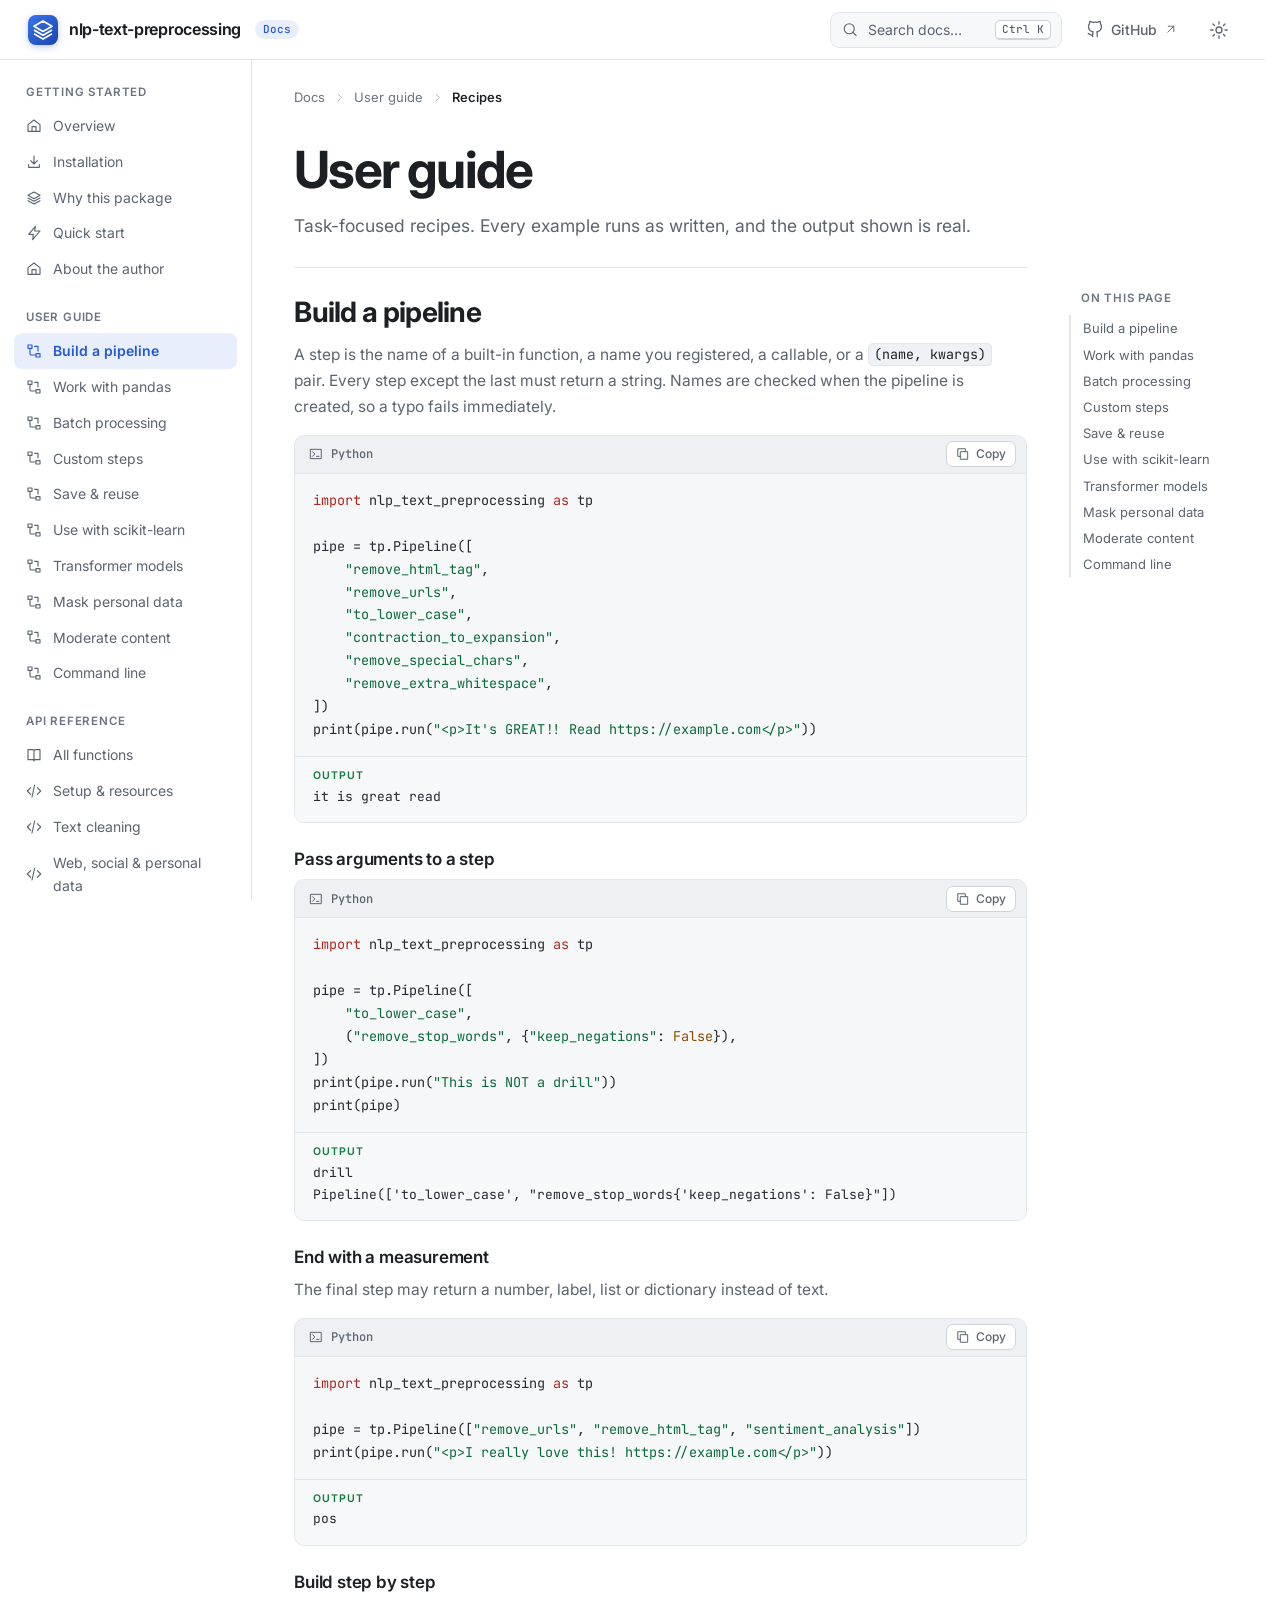
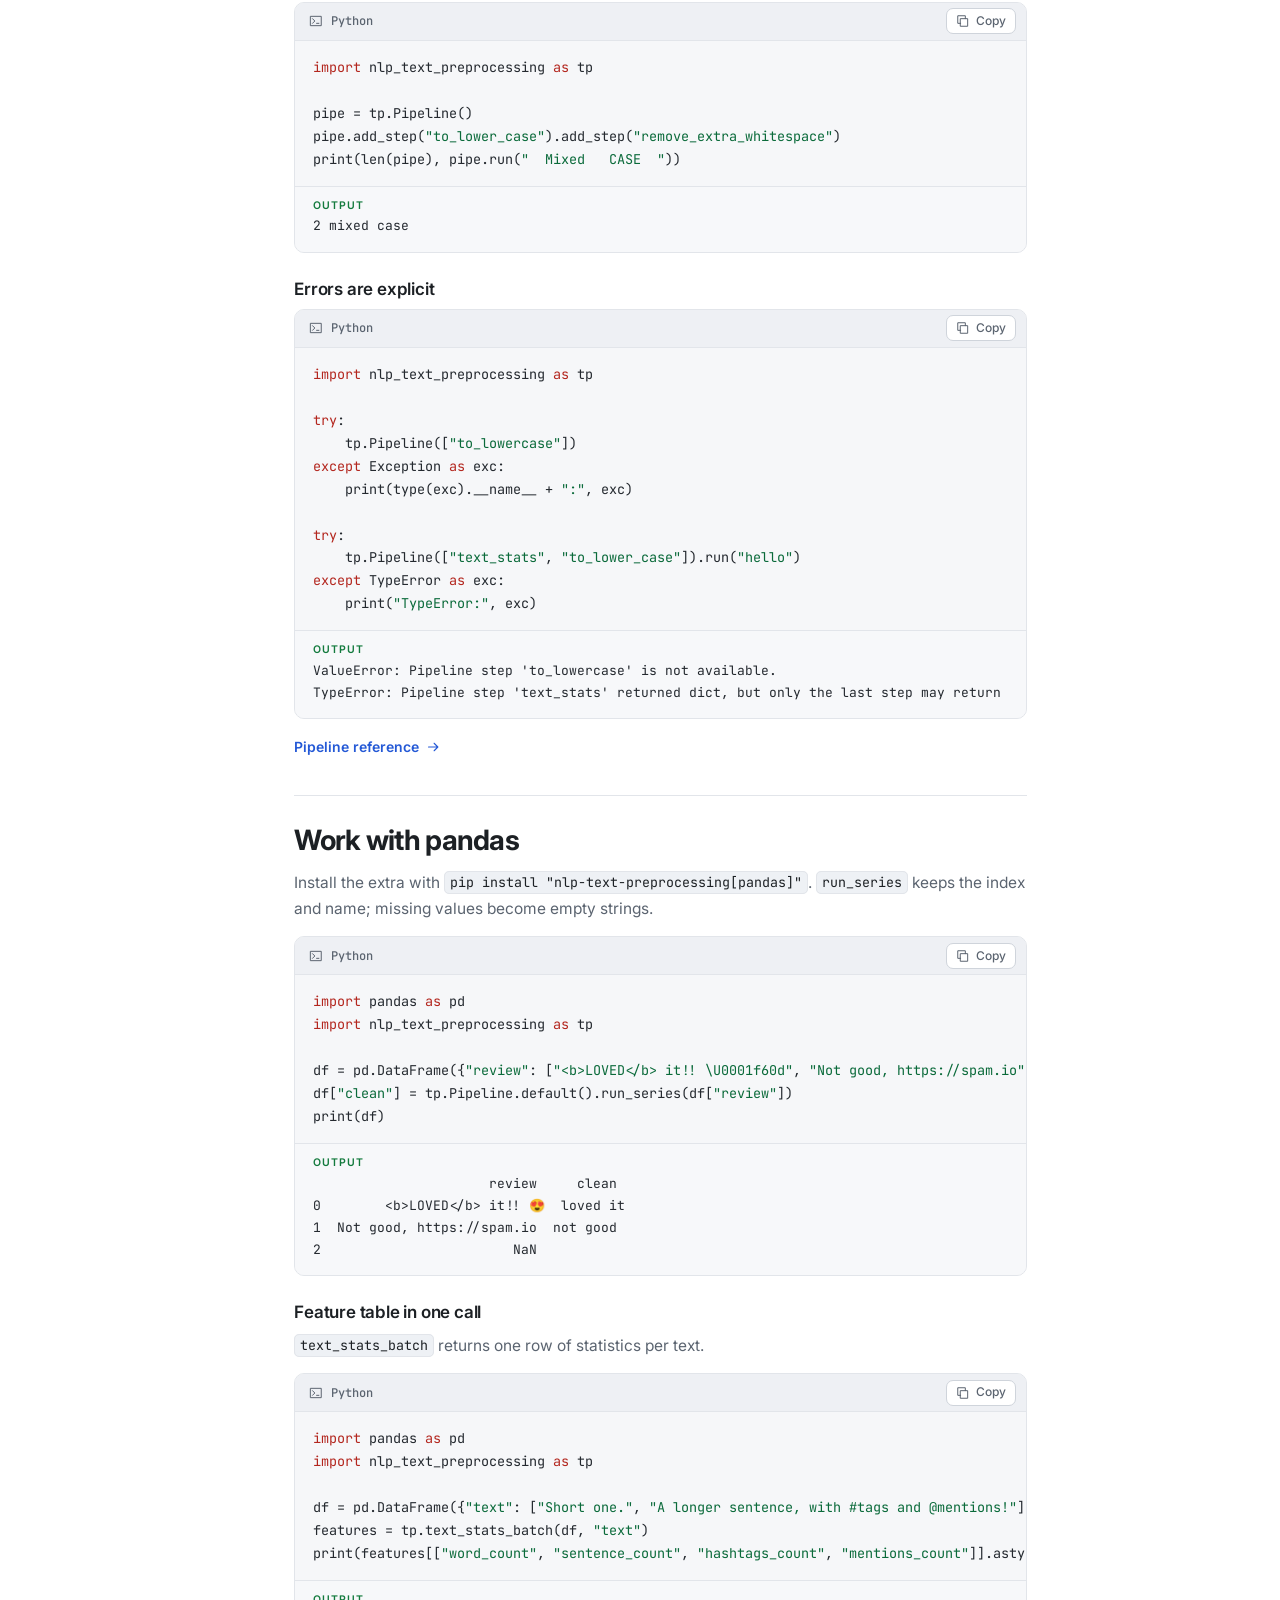
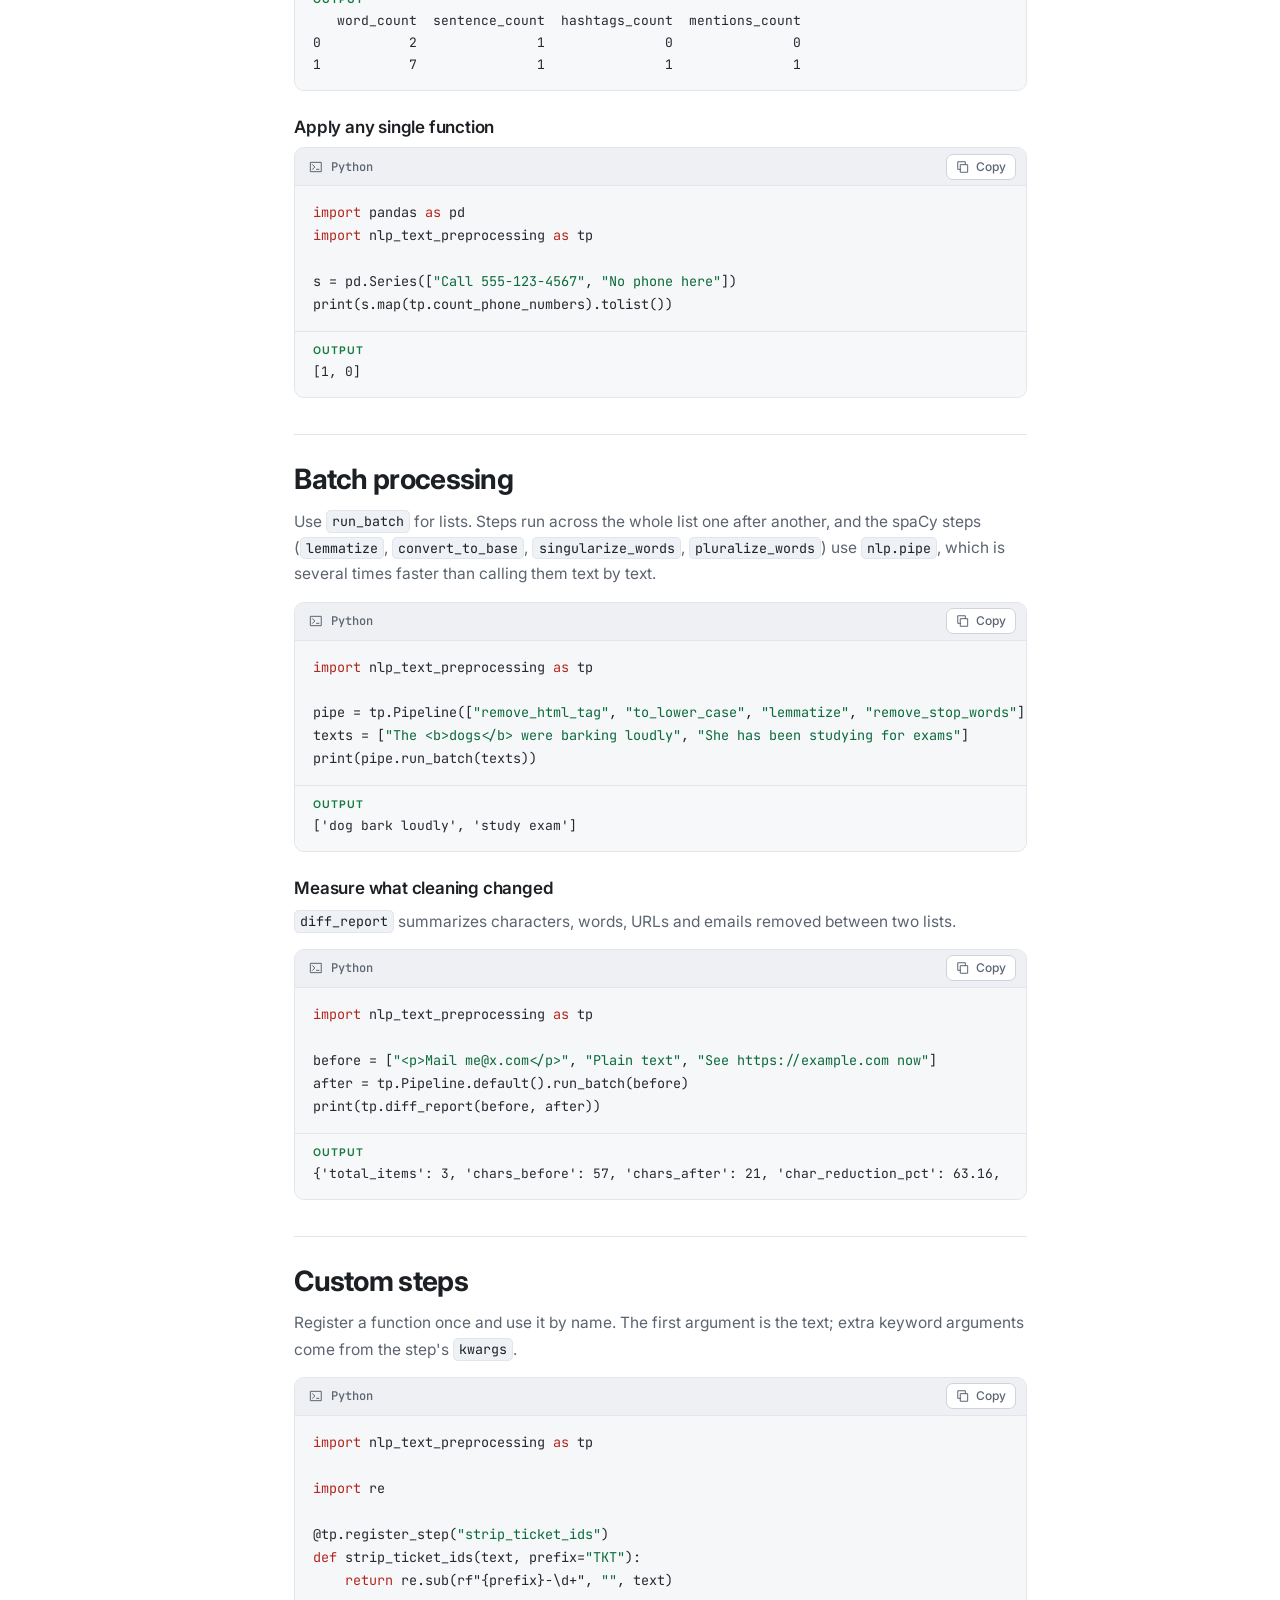
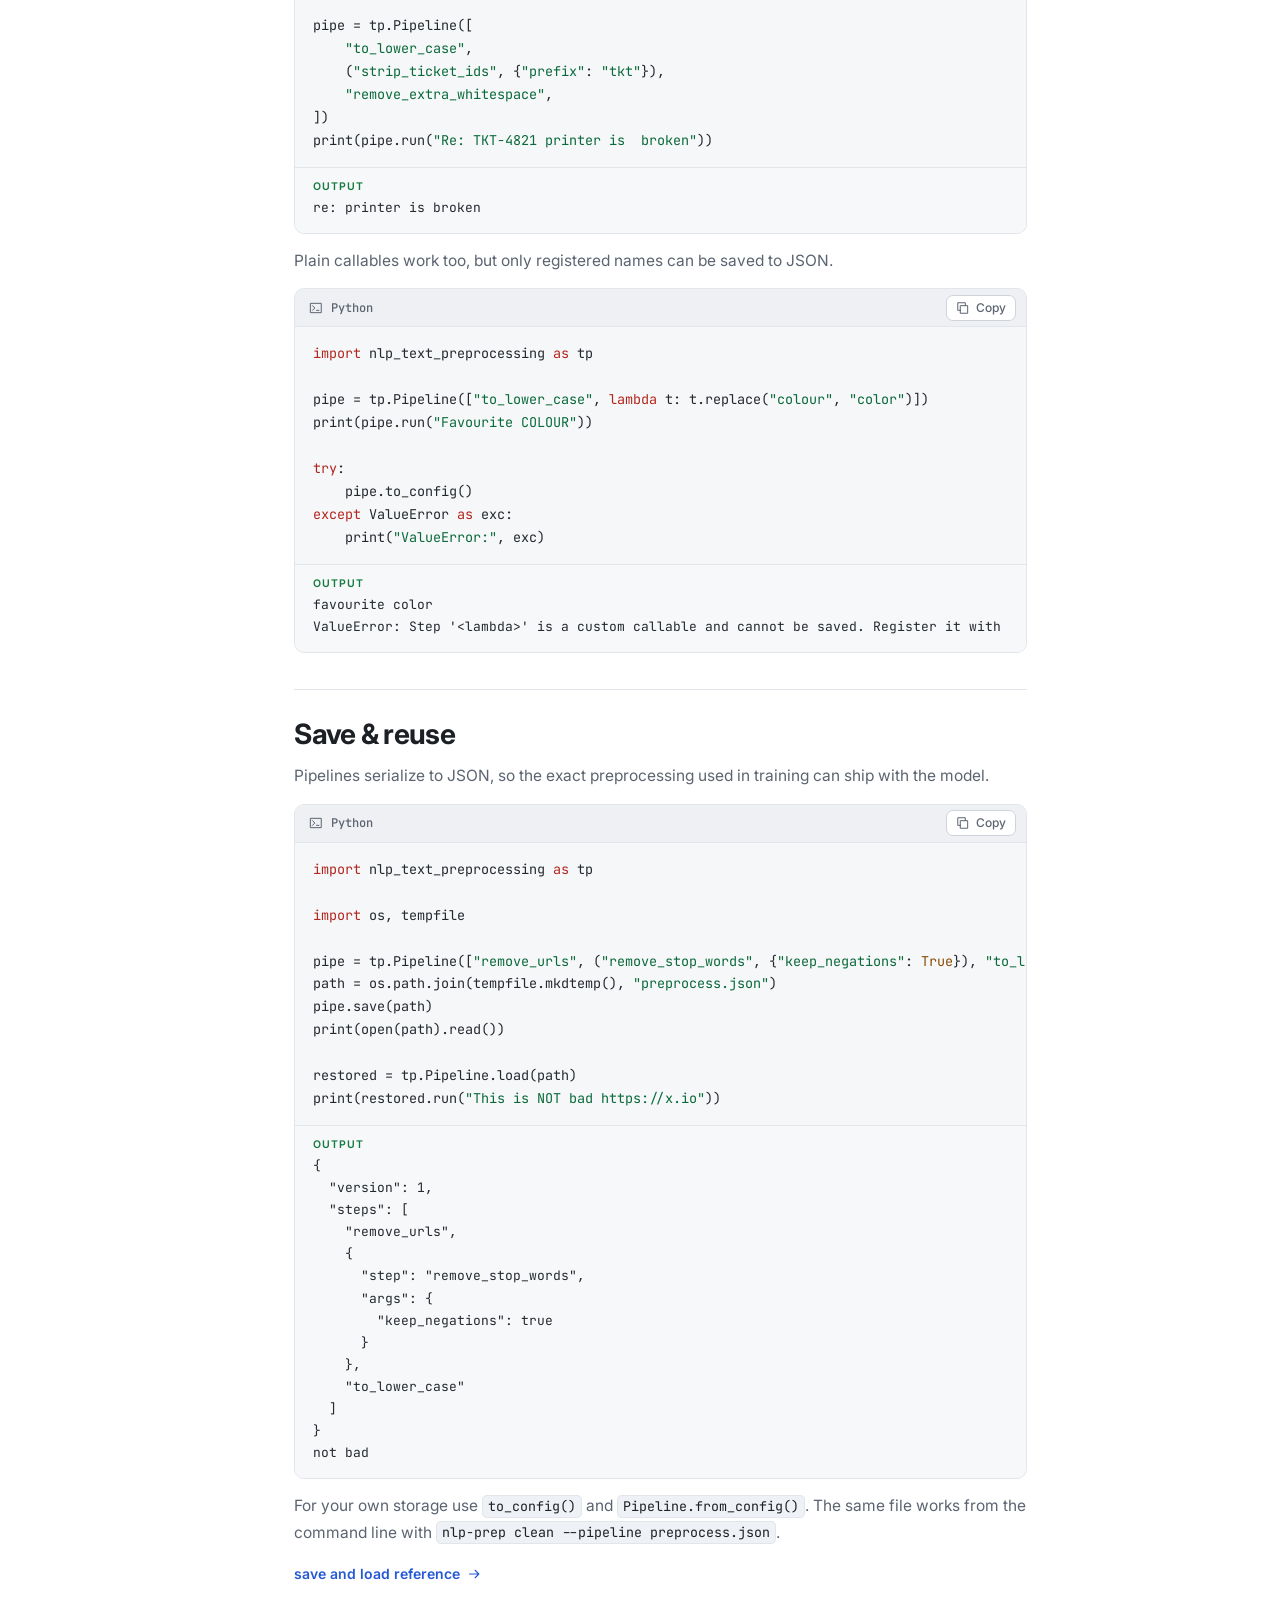
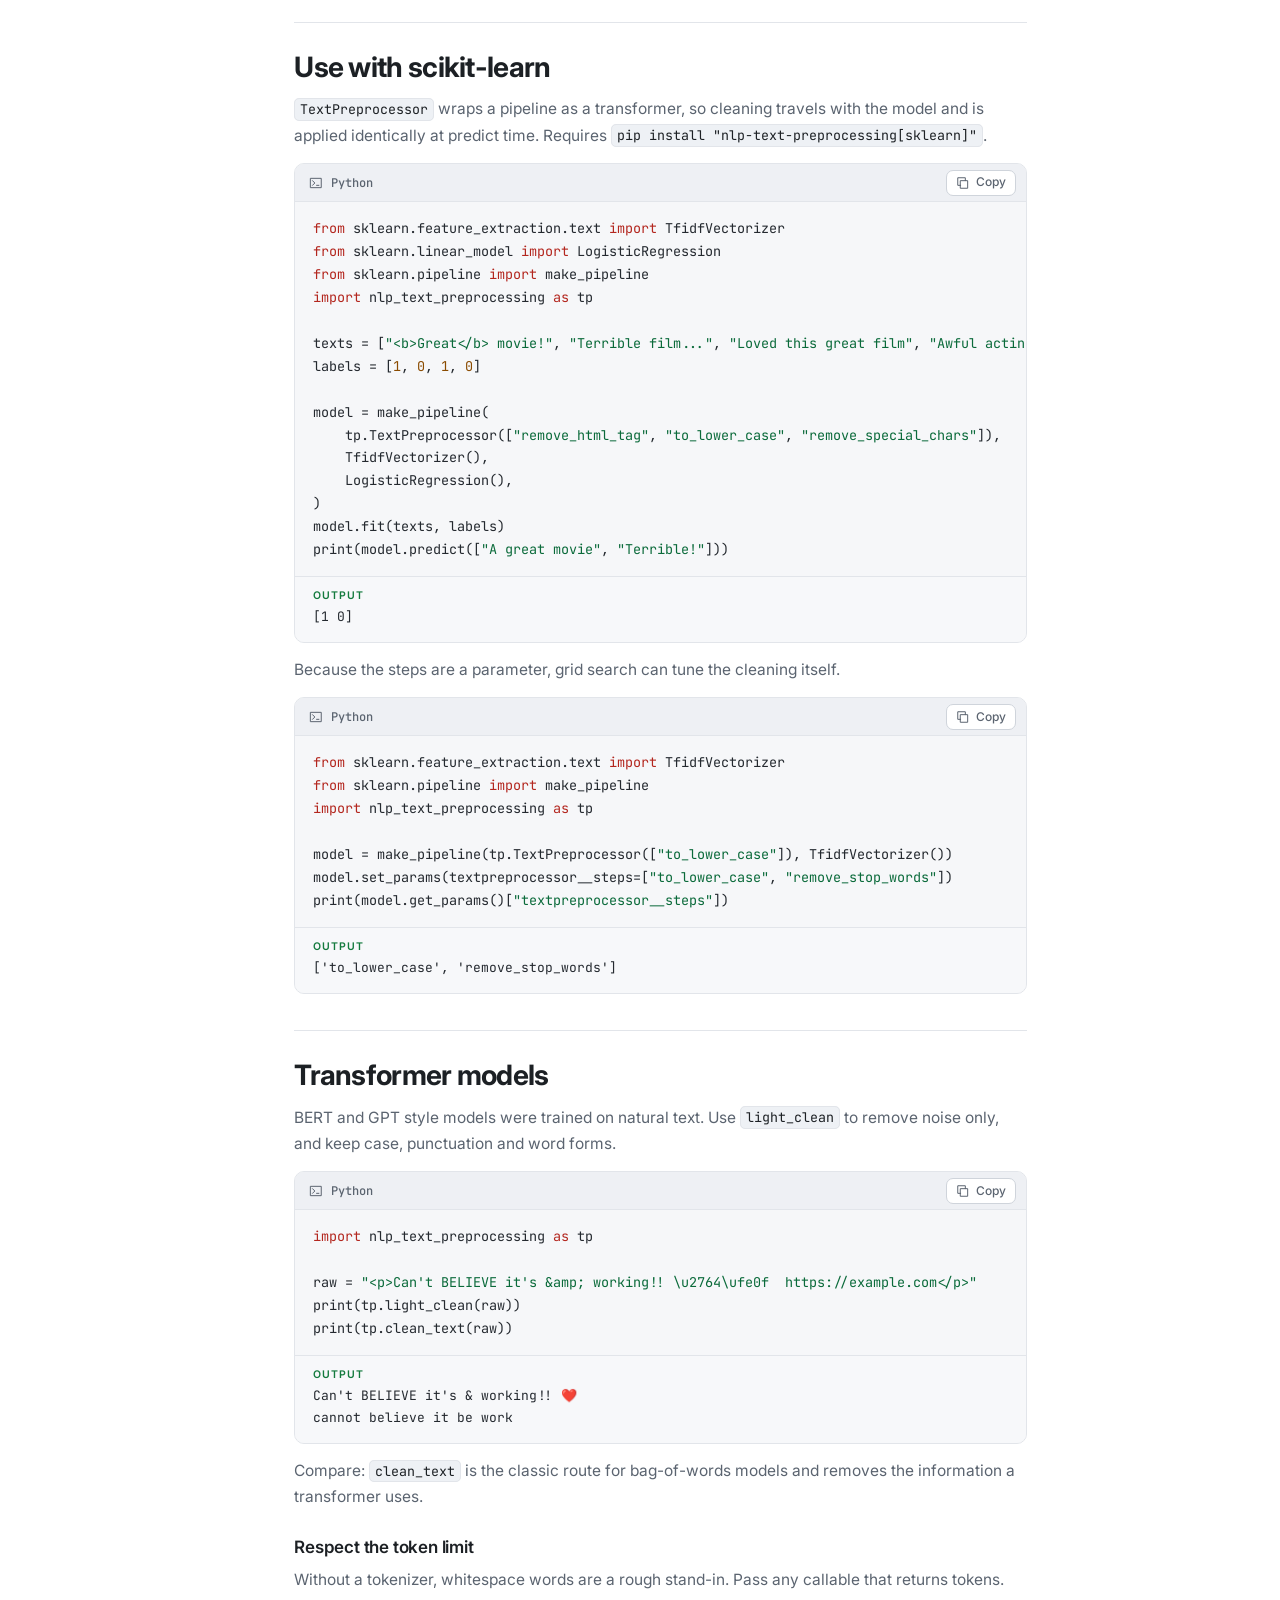
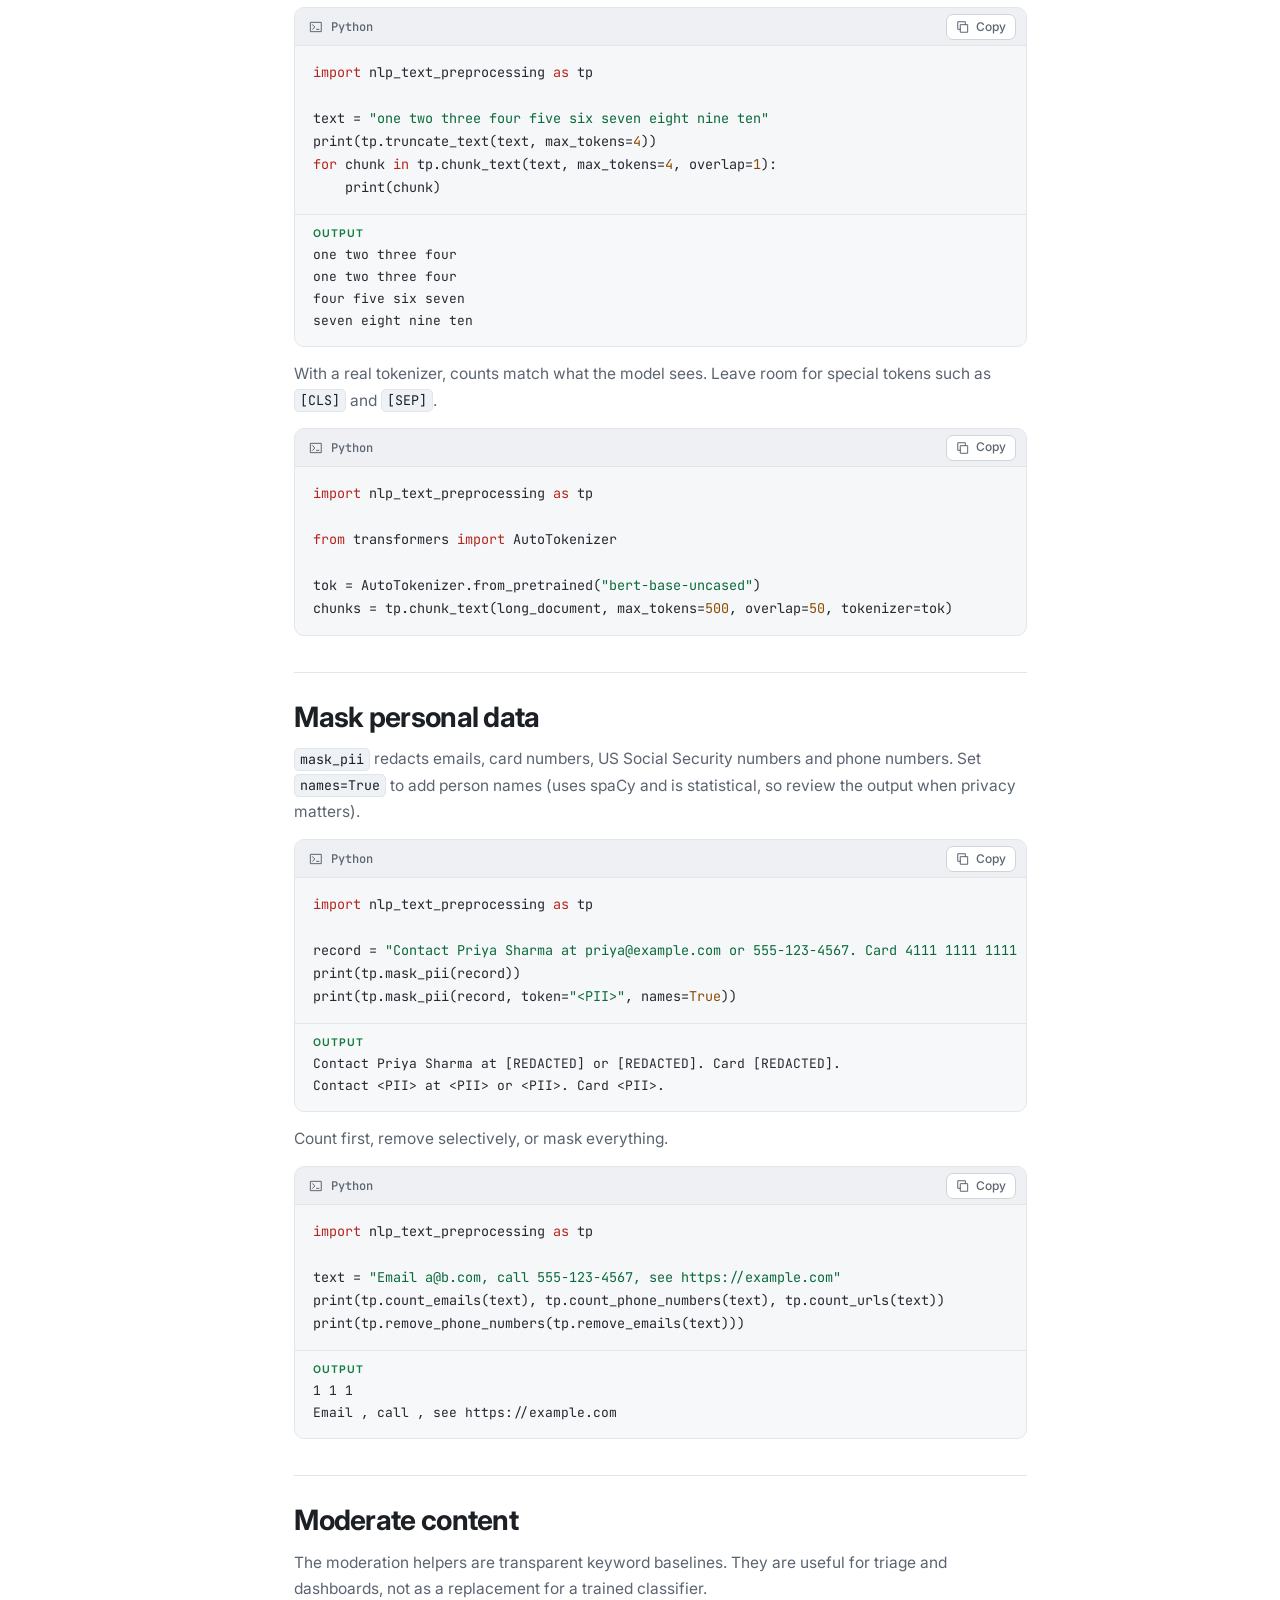
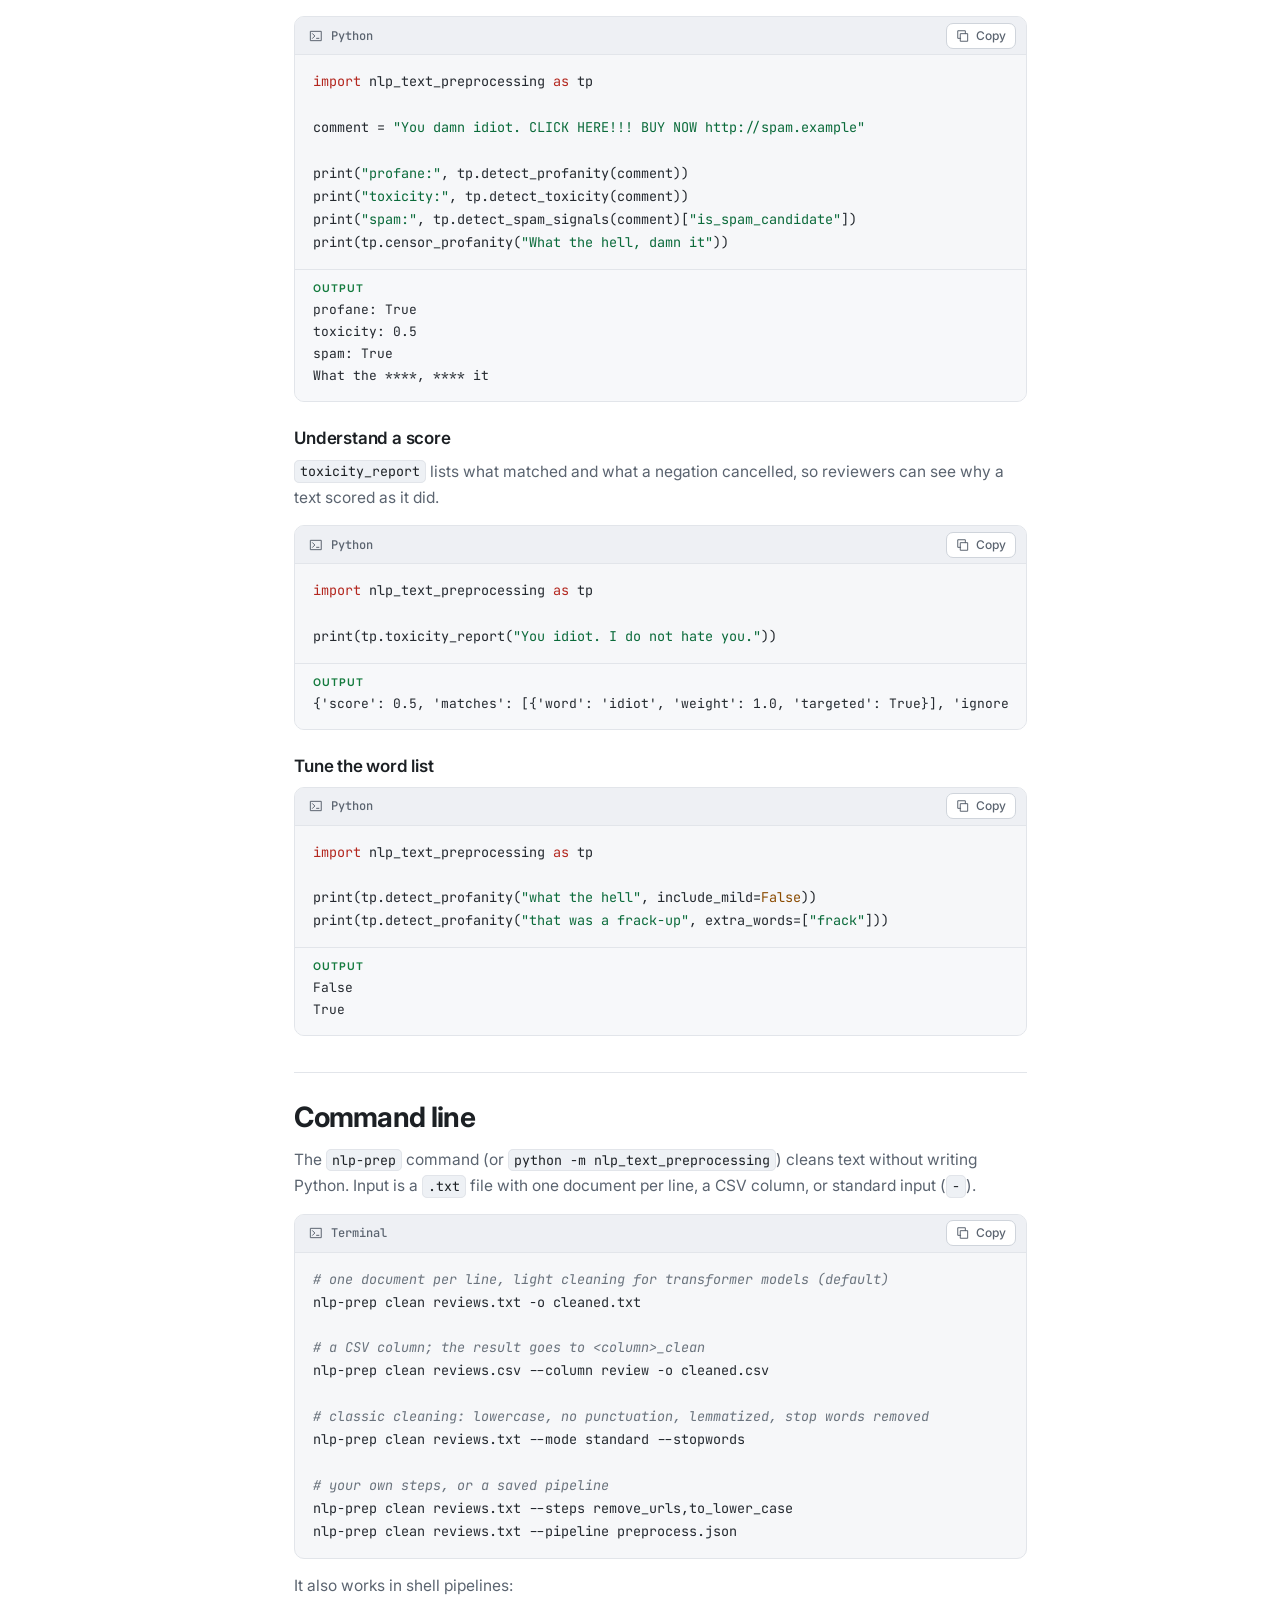
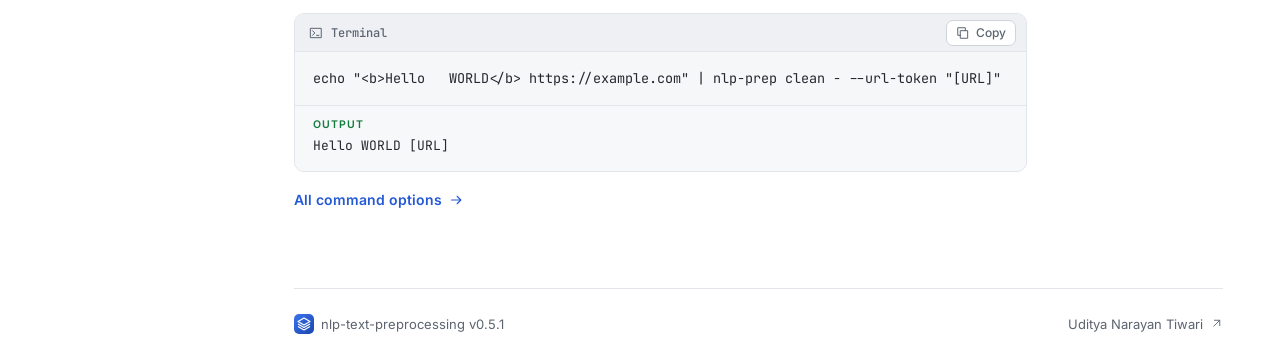
<file: guide.html>
<!doctype html>
<html lang="en"><head>
<meta charset="utf-8"><meta name="viewport" content="width=device-width, initial-scale=1">
<title>User guide · nlp-text-preprocessing</title><meta name="theme-color" content="#ffffff"><meta name="color-scheme" content="light dark"><meta name="description" content="Recipes for pipelines, pandas, scikit-learn, transformer models, PII masking, moderation and the nlp-prep command line.">
<link rel="icon" href="mark.svg" type="image/svg+xml">
<link rel="preconnect" href="https://fonts.googleapis.com"><link rel="preconnect" href="https://fonts.gstatic.com" crossorigin>
<link rel="stylesheet" href="https://fonts.googleapis.com/css2?family=Inter:wght@400;500;600;700;800&family=JetBrains+Mono:wght@400;500;600&display=swap">
<link rel="stylesheet" href="index.css">
<script>try { if (localStorage.getItem('docs-theme') === 'dark') document.documentElement.dataset.theme = 'dark'; } catch {}</script>
<script src="search-index.js" defer></script><script src="app.js" defer></script>
<noscript><style>.menu,.search-open,.theme,.copy{display:none}</style></noscript>
</head><body>
<a href="#main-content" class="skip">Skip to content</a>
<header class="top"><button class="icon-btn menu" aria-label="Open navigation" aria-expanded="false" aria-controls="sidebar"><svg class="icon" viewBox="0 0 24 24" aria-hidden="true"><path d="M3 6h18 M3 12h18 M3 18h18"/></svg></button>
<a class="brand" translate="no" href="index.html"><span class="mark" aria-hidden="true"></span><span>nlp-text-preprocessing</span></a><span class="header-tag">Docs</span>
<div class="utilities"><button class="search-open" aria-label="Search documentation"><svg class="icon" viewBox="0 0 24 24" aria-hidden="true"><path d="M16 16l5 5 M18 10a8 8 0 1 1-16 0 8 8 0 0 1 16 0"/></svg><span>Search docs…</span><kbd>Ctrl K</kbd></button>
<a class="repo" href="https://github.com/udityamerit/Text-Processing-Package-For-Natural-Language-Processing"><svg class="icon" viewBox="0 0 24 24" aria-hidden="true"><path d="M9 20c-4 1-4-2-6-2 M15 22v-4c0-1 0-1.6-.7-2.2 3.1-.4 6.3-1.6 6.3-7A5.3 5.3 0 0 0 19.2 5c.2-1 .2-2.3-.3-3.1 0 0-1.2-.4-3.8 1.4a14 14 0 0 0-6.3 0C6.2 1.5 5 1.9 5 1.9 4.5 3 4.5 4.2 4.8 5a5.3 5.3 0 0 0-1.5 3.8c0 5.4 3.3 6.6 6.4 7-.6.6-.8 1.3-.8 2.2v4"/></svg><span>GitHub</span><svg class="icon" viewBox="0 0 24 24" aria-hidden="true"><path d="M7 17 18 6 M8 6h10v10"/></svg></a><button class="icon-btn theme" aria-label="Switch to dark theme"><svg class="icon" viewBox="0 0 24 24" aria-hidden="true"><path d="M16 12a4 4 0 1 1-8 0 4 4 0 0 1 8 0 M12 1v3 M12 20v3 M1 12h3 M20 12h3 M4 4l2 2 M18 18l2 2 M4 20l2-2 M18 6l2-2"/></svg><svg class="icon" viewBox="0 0 24 24" aria-hidden="true"><path d="M20 15A9 9 0 0 1 9 3a9 9 0 1 0 11 12z"/></svg></button></div></header><noscript>
<nav class="plain-nav" aria-label="Documentation pages"><a href="index.html">Overview</a>
<a href="installation.html">Installation</a>
<a href="guide.html">User guide</a>
<a href="api.html">API reference</a></nav></noscript>
<div class="layout">
<aside id="sidebar" class="sidebar">
<nav aria-label="Documentation">
<div class="nav-section">
<h2>Getting started</h2><a href="index.html"><svg class="icon" viewBox="0 0 24 24" aria-hidden="true"><path d="m3 10 9-7 9 7v10H3z M9 20v-7h6v7"/></svg>Overview</a>
<a href="installation.html"><svg class="icon" viewBox="0 0 24 24" aria-hidden="true"><path d="M12 3v12 m-5-5 5 5 5-5 M4 16v4h16v-4"/></svg>Installation</a>
<a href="index.html#why"><svg class="icon" viewBox="0 0 24 24" aria-hidden="true"><path d="m12 3 9 5-9 5-9-5z M3 12l9 5 9-5 M3 16l9 5 9-5"/></svg>Why this package</a>
<a href="index.html#quick-start"><svg class="icon" viewBox="0 0 24 24" aria-hidden="true"><path d="m14 2-10 12h7l-1 8L21 9h-8z"/></svg>Quick start</a>
<a href="index.html#author"><svg class="icon" viewBox="0 0 24 24" aria-hidden="true"><path d="m3 10 9-7 9 7v10H3z M9 20v-7h6v7"/></svg>About the author</a></div>
<div class="nav-section">
<h2>User guide</h2><a href="guide.html#pipeline"><svg class="icon" viewBox="0 0 24 24" aria-hidden="true"><path d="M3 3h6v5H3z M15 16h6v5h-6z M6 8v8a2 2 0 0 0 2 2h7 M13 5h5v7"/></svg>Build a pipeline</a><a href="guide.html#pandas"><svg class="icon" viewBox="0 0 24 24" aria-hidden="true"><path d="M3 3h6v5H3z M15 16h6v5h-6z M6 8v8a2 2 0 0 0 2 2h7 M13 5h5v7"/></svg>Work with pandas</a><a href="guide.html#batch"><svg class="icon" viewBox="0 0 24 24" aria-hidden="true"><path d="M3 3h6v5H3z M15 16h6v5h-6z M6 8v8a2 2 0 0 0 2 2h7 M13 5h5v7"/></svg>Batch processing</a><a href="guide.html#custom-steps"><svg class="icon" viewBox="0 0 24 24" aria-hidden="true"><path d="M3 3h6v5H3z M15 16h6v5h-6z M6 8v8a2 2 0 0 0 2 2h7 M13 5h5v7"/></svg>Custom steps</a><a href="guide.html#save-load"><svg class="icon" viewBox="0 0 24 24" aria-hidden="true"><path d="M3 3h6v5H3z M15 16h6v5h-6z M6 8v8a2 2 0 0 0 2 2h7 M13 5h5v7"/></svg>Save &amp; reuse</a><a href="guide.html#sklearn"><svg class="icon" viewBox="0 0 24 24" aria-hidden="true"><path d="M3 3h6v5H3z M15 16h6v5h-6z M6 8v8a2 2 0 0 0 2 2h7 M13 5h5v7"/></svg>Use with scikit-learn</a><a href="guide.html#transformers"><svg class="icon" viewBox="0 0 24 24" aria-hidden="true"><path d="M3 3h6v5H3z M15 16h6v5h-6z M6 8v8a2 2 0 0 0 2 2h7 M13 5h5v7"/></svg>Transformer models</a><a href="guide.html#privacy"><svg class="icon" viewBox="0 0 24 24" aria-hidden="true"><path d="M3 3h6v5H3z M15 16h6v5h-6z M6 8v8a2 2 0 0 0 2 2h7 M13 5h5v7"/></svg>Mask personal data</a><a href="guide.html#moderation"><svg class="icon" viewBox="0 0 24 24" aria-hidden="true"><path d="M3 3h6v5H3z M15 16h6v5h-6z M6 8v8a2 2 0 0 0 2 2h7 M13 5h5v7"/></svg>Moderate content</a><a href="guide.html#cli"><svg class="icon" viewBox="0 0 24 24" aria-hidden="true"><path d="M3 3h6v5H3z M15 16h6v5h-6z M6 8v8a2 2 0 0 0 2 2h7 M13 5h5v7"/></svg>Command line</a></div>
<div class="nav-section">
<h2>API reference</h2><a href="api.html"><svg class="icon" viewBox="0 0 24 24" aria-hidden="true"><path d="M3 4h7c1 0 2 1 2 2 0-1 1-2 2-2h7v15h-7c-1 0-2 1-2 2 0-1-1-2-2-2H3z M12 6v15"/></svg>All functions</a>
<a href="api.html#setup"><svg class="icon" viewBox="0 0 24 24" aria-hidden="true"><path d="m7 7-5 5 5 5 m10-10 5 5-5 5 m-4-14-4 18"/></svg>Setup &amp; resources</a><a href="api.html#cleaning"><svg class="icon" viewBox="0 0 24 24" aria-hidden="true"><path d="m7 7-5 5 5 5 m10-10 5 5-5 5 m-4-14-4 18"/></svg>Text cleaning</a><a href="api.html#web-social"><svg class="icon" viewBox="0 0 24 24" aria-hidden="true"><path d="m7 7-5 5 5 5 m10-10 5 5-5 5 m-4-14-4 18"/></svg>Web, social &amp; personal data</a><a href="api.html#statistics"><svg class="icon" viewBox="0 0 24 24" aria-hidden="true"><path d="m7 7-5 5 5 5 m10-10 5 5-5 5 m-4-14-4 18"/></svg>Counts &amp; statistics</a><a href="api.html#language"><svg class="icon" viewBox="0 0 24 24" aria-hidden="true"><path d="m7 7-5 5 5 5 m10-10 5 5-5 5 m-4-14-4 18"/></svg>Language analysis</a><a href="api.html#moderation"><svg class="icon" viewBox="0 0 24 24" aria-hidden="true"><path d="m7 7-5 5 5 5 m10-10 5 5-5 5 m-4-14-4 18"/></svg>Sentiment &amp; moderation</a><a href="api.html#transformers"><svg class="icon" viewBox="0 0 24 24" aria-hidden="true"><path d="m7 7-5 5 5 5 m10-10 5 5-5 5 m-4-14-4 18"/></svg>Transformer-model preparation</a><a href="api.html#pipelines"><svg class="icon" viewBox="0 0 24 24" aria-hidden="true"><path d="m7 7-5 5 5 5 m10-10 5 5-5 5 m-4-14-4 18"/></svg>Pipelines &amp; extensions</a><a href="api.html#visualization"><svg class="icon" viewBox="0 0 24 24" aria-hidden="true"><path d="m7 7-5 5 5 5 m10-10 5 5-5 5 m-4-14-4 18"/></svg>Visualization</a><a href="api.html#cli"><svg class="icon" viewBox="0 0 24 24" aria-hidden="true"><path d="m7 7-5 5 5 5 m10-10 5 5-5 5 m-4-14-4 18"/></svg>Command line</a></div>
<div class="nav-section project">
<h2>Project</h2><a href="https://pypi.org/project/nlp-text-preprocessing/"><svg class="icon" viewBox="0 0 24 24" aria-hidden="true"><path d="m3 7 9-5 9 5-9 5z M3 7v10l9 5 9-5V7 M12 12v10 M7 5l9 5"/></svg>PyPI package<svg class="icon" viewBox="0 0 24 24" aria-hidden="true"><path d="M7 17 18 6 M8 6h10v10"/></svg></a>
<a href="https://github.com/udityamerit/Text-Processing-Package-For-Natural-Language-Processing"><svg class="icon" viewBox="0 0 24 24" aria-hidden="true"><path d="M9 20c-4 1-4-2-6-2 M15 22v-4c0-1 0-1.6-.7-2.2 3.1-.4 6.3-1.6 6.3-7A5.3 5.3 0 0 0 19.2 5c.2-1 .2-2.3-.3-3.1 0 0-1.2-.4-3.8 1.4a14 14 0 0 0-6.3 0C6.2 1.5 5 1.9 5 1.9 4.5 3 4.5 4.2 4.8 5a5.3 5.3 0 0 0-1.5 3.8c0 5.4 3.3 6.6 6.4 7-.6.6-.8 1.3-.8 2.2v4"/></svg>Source code<svg class="icon" viewBox="0 0 24 24" aria-hidden="true"><path d="M7 17 18 6 M8 6h10v10"/></svg></a>
<a href="https://github.com/udityamerit/Text-Processing-Package-For-Natural-Language-Processing/blob/main/CHANGELOG.md"><svg class="icon" viewBox="0 0 24 24" aria-hidden="true"><path d="m12 3 9 5-9 5-9-5z M3 12l9 5 9-5 M3 16l9 5 9-5"/></svg>Changelog<svg class="icon" viewBox="0 0 24 24" aria-hidden="true"><path d="M7 17 18 6 M8 6h10v10"/></svg></a>
<a href="https://pepy.tech/projects/nlp-text-preprocessing"><svg class="icon" viewBox="0 0 24 24" aria-hidden="true"><path d="M3 3v17h18 M7 15l4-5 4 2 5-7"/></svg>Download statistics<svg class="icon" viewBox="0 0 24 24" aria-hidden="true"><path d="M7 17 18 6 M8 6h10v10"/></svg></a></div></nav>
<a class="release" href="https://pypi.org/project/nlp-text-preprocessing/0.5.1/"><span class="release-icon"><svg class="icon" viewBox="0 0 24 24" aria-hidden="true"><path d="m12 3 9 5-9 5-9-5z M3 12l9 5 9-5 M3 16l9 5 9-5"/></svg></span><span>Package version<small>v0.5.1</small></span><svg class="icon" viewBox="0 0 24 24" aria-hidden="true"><path d="M7 17 18 6 M8 6h10v10"/></svg></a></aside>
<main id="main-content" tabindex="-1">
<div class="content">
<nav class="crumb" aria-label="Breadcrumb"><a href="index.html">Docs</a><svg class="icon" viewBox="0 0 24 24" aria-hidden="true"><path d="m9 5 7 7-7 7"/></svg><span>User guide</span><svg class="icon" viewBox="0 0 24 24" aria-hidden="true"><path d="m9 5 7 7-7 7"/></svg><strong aria-current="page">Recipes</strong></nav>
<div class="article-intro">
<h1>User guide</h1><p>Task-focused recipes. Every example runs as written, and the output shown is real.</p></div><div class="reading-layout">
<article>
<section class="doc-section" id="pipeline">
<h2>Build a pipeline</h2><p>A step is the name of a built-in function, a name you registered, a callable, or a <code>(name, kwargs)</code> pair. Every step except the last must return a string. Names are checked when the pipeline is created, so a typo fails immediately.</p><div class="code-block">
<div class="code-bar"><span><svg class="icon" viewBox="0 0 24 24" aria-hidden="true"><path d="M3 4h18v16H3z M6 8l4 4-4 4 M13 16h4"/></svg> Python</span><button class="copy" type="button" aria-label="Copy Python code"><svg class="icon" viewBox="0 0 24 24" aria-hidden="true"><path d="M8 8h12v13H8z M16 8V3H3v13h5"/></svg> <span>Copy</span></button></div>
<pre tabindex="0" translate="no"><code><span class="kw">import</span> nlp_text_preprocessing <span class="kw">as</span> tp

pipe = tp.Pipeline([
    <span class="str">&quot;remove_html_tag&quot;</span>,
    <span class="str">&quot;remove_urls&quot;</span>,
    <span class="str">&quot;to_lower_case&quot;</span>,
    <span class="str">&quot;contraction_to_expansion&quot;</span>,
    <span class="str">&quot;remove_special_chars&quot;</span>,
    <span class="str">&quot;remove_extra_whitespace&quot;</span>,
])
print(pipe.run(<span class="str">&quot;&lt;p&gt;It&#x27;s GREAT!! Read https://example.com&lt;/p&gt;&quot;</span>))</code></pre><div class="result"><span>Output</span><samp>it is great read</samp></div></div><h3>Pass arguments to a step</h3><div class="code-block">
<div class="code-bar"><span><svg class="icon" viewBox="0 0 24 24" aria-hidden="true"><path d="M3 4h18v16H3z M6 8l4 4-4 4 M13 16h4"/></svg> Python</span><button class="copy" type="button" aria-label="Copy Python code"><svg class="icon" viewBox="0 0 24 24" aria-hidden="true"><path d="M8 8h12v13H8z M16 8V3H3v13h5"/></svg> <span>Copy</span></button></div>
<pre tabindex="0" translate="no"><code><span class="kw">import</span> nlp_text_preprocessing <span class="kw">as</span> tp

pipe = tp.Pipeline([
    <span class="str">&quot;to_lower_case&quot;</span>,
    (<span class="str">&quot;remove_stop_words&quot;</span>, {<span class="str">&quot;keep_negations&quot;</span>: <span class="num">False</span>}),
])
print(pipe.run(<span class="str">&quot;This is NOT a drill&quot;</span>))
print(pipe)</code></pre><div class="result"><span>Output</span><samp>drill
Pipeline([&#x27;to_lower_case&#x27;, &quot;remove_stop_words{&#x27;keep_negations&#x27;: False}&quot;])</samp></div></div><h3>End with a measurement</h3><p>The final step may return a number, label, list or dictionary instead of text.</p><div class="code-block">
<div class="code-bar"><span><svg class="icon" viewBox="0 0 24 24" aria-hidden="true"><path d="M3 4h18v16H3z M6 8l4 4-4 4 M13 16h4"/></svg> Python</span><button class="copy" type="button" aria-label="Copy Python code"><svg class="icon" viewBox="0 0 24 24" aria-hidden="true"><path d="M8 8h12v13H8z M16 8V3H3v13h5"/></svg> <span>Copy</span></button></div>
<pre tabindex="0" translate="no"><code><span class="kw">import</span> nlp_text_preprocessing <span class="kw">as</span> tp

pipe = tp.Pipeline([<span class="str">&quot;remove_urls&quot;</span>, <span class="str">&quot;remove_html_tag&quot;</span>, <span class="str">&quot;sentiment_analysis&quot;</span>])
print(pipe.run(<span class="str">&quot;&lt;p&gt;I really love this! https://example.com&lt;/p&gt;&quot;</span>))</code></pre><div class="result"><span>Output</span><samp>pos</samp></div></div><h3>Build step by step</h3><div class="code-block">
<div class="code-bar"><span><svg class="icon" viewBox="0 0 24 24" aria-hidden="true"><path d="M3 4h18v16H3z M6 8l4 4-4 4 M13 16h4"/></svg> Python</span><button class="copy" type="button" aria-label="Copy Python code"><svg class="icon" viewBox="0 0 24 24" aria-hidden="true"><path d="M8 8h12v13H8z M16 8V3H3v13h5"/></svg> <span>Copy</span></button></div>
<pre tabindex="0" translate="no"><code><span class="kw">import</span> nlp_text_preprocessing <span class="kw">as</span> tp

pipe = tp.Pipeline()
pipe.add_step(<span class="str">&quot;to_lower_case&quot;</span>).add_step(<span class="str">&quot;remove_extra_whitespace&quot;</span>)
print(len(pipe), pipe.run(<span class="str">&quot;  Mixed   CASE  &quot;</span>))</code></pre><div class="result"><span>Output</span><samp>2 mixed case</samp></div></div><h3>Errors are explicit</h3><div class="code-block">
<div class="code-bar"><span><svg class="icon" viewBox="0 0 24 24" aria-hidden="true"><path d="M3 4h18v16H3z M6 8l4 4-4 4 M13 16h4"/></svg> Python</span><button class="copy" type="button" aria-label="Copy Python code"><svg class="icon" viewBox="0 0 24 24" aria-hidden="true"><path d="M8 8h12v13H8z M16 8V3H3v13h5"/></svg> <span>Copy</span></button></div>
<pre tabindex="0" translate="no"><code><span class="kw">import</span> nlp_text_preprocessing <span class="kw">as</span> tp

<span class="kw">try</span>:
    tp.Pipeline([<span class="str">&quot;to_lowercase&quot;</span>])
<span class="kw">except</span> Exception <span class="kw">as</span> exc:
    print(type(exc).__name__ + <span class="str">&quot;:&quot;</span>, exc)

<span class="kw">try</span>:
    tp.Pipeline([<span class="str">&quot;text_stats&quot;</span>, <span class="str">&quot;to_lower_case&quot;</span>]).run(<span class="str">&quot;hello&quot;</span>)
<span class="kw">except</span> TypeError <span class="kw">as</span> exc:
    print(<span class="str">&quot;TypeError:&quot;</span>, exc)</code></pre><div class="result"><span>Output</span><samp>ValueError: Pipeline step &#x27;to_lowercase&#x27; is not available.
TypeError: Pipeline step &#x27;text_stats&#x27; returned dict, but only the last step may return a non-string.</samp></div></div><a class="onward" href="api.html#Pipeline">Pipeline reference<svg class="icon" viewBox="0 0 24 24" aria-hidden="true"><path d="M4 12h15 m-6-6 6 6-6 6"/></svg></a></section>
<section class="doc-section" id="pandas">
<h2>Work with pandas</h2><p>Install the extra with <code>pip install &quot;nlp-text-preprocessing[pandas]&quot;</code>. <code>run_series</code> keeps the index and name; missing values become empty strings.</p><div class="code-block">
<div class="code-bar"><span><svg class="icon" viewBox="0 0 24 24" aria-hidden="true"><path d="M3 4h18v16H3z M6 8l4 4-4 4 M13 16h4"/></svg> Python</span><button class="copy" type="button" aria-label="Copy Python code"><svg class="icon" viewBox="0 0 24 24" aria-hidden="true"><path d="M8 8h12v13H8z M16 8V3H3v13h5"/></svg> <span>Copy</span></button></div>
<pre tabindex="0" translate="no"><code><span class="kw">import</span> pandas <span class="kw">as</span> pd
<span class="kw">import</span> nlp_text_preprocessing <span class="kw">as</span> tp

df = pd.DataFrame({<span class="str">&quot;review&quot;</span>: [<span class="str">&quot;&lt;b&gt;LOVED&lt;/b&gt; it!! \U0001f60d&quot;</span>, <span class="str">&quot;Not good, https://spam.io&quot;</span>, <span class="num">None</span>]})
df[<span class="str">&quot;clean&quot;</span>] = tp.Pipeline.default().run_series(df[<span class="str">&quot;review&quot;</span>])
print(df)</code></pre><div class="result"><span>Output</span><samp>                      review     clean
0        &lt;b&gt;LOVED&lt;/b&gt; it!! 😍  loved it
1  Not good, https://spam.io  not good
2                        NaN</samp></div></div><h3>Feature table in one call</h3><p><code>text_stats_batch</code> returns one row of statistics per text.</p><div class="code-block">
<div class="code-bar"><span><svg class="icon" viewBox="0 0 24 24" aria-hidden="true"><path d="M3 4h18v16H3z M6 8l4 4-4 4 M13 16h4"/></svg> Python</span><button class="copy" type="button" aria-label="Copy Python code"><svg class="icon" viewBox="0 0 24 24" aria-hidden="true"><path d="M8 8h12v13H8z M16 8V3H3v13h5"/></svg> <span>Copy</span></button></div>
<pre tabindex="0" translate="no"><code><span class="kw">import</span> pandas <span class="kw">as</span> pd
<span class="kw">import</span> nlp_text_preprocessing <span class="kw">as</span> tp

df = pd.DataFrame({<span class="str">&quot;text&quot;</span>: [<span class="str">&quot;Short one.&quot;</span>, <span class="str">&quot;A longer sentence, with #tags and @mentions!&quot;</span>]})
features = tp.text_stats_batch(df, <span class="str">&quot;text&quot;</span>)
print(features[[<span class="str">&quot;word_count&quot;</span>, <span class="str">&quot;sentence_count&quot;</span>, <span class="str">&quot;hashtags_count&quot;</span>, <span class="str">&quot;mentions_count&quot;</span>]].astype(int))</code></pre><div class="result"><span>Output</span><samp>   word_count  sentence_count  hashtags_count  mentions_count
0           2               1               0               0
1           7               1               1               1</samp></div></div><h3>Apply any single function</h3><div class="code-block">
<div class="code-bar"><span><svg class="icon" viewBox="0 0 24 24" aria-hidden="true"><path d="M3 4h18v16H3z M6 8l4 4-4 4 M13 16h4"/></svg> Python</span><button class="copy" type="button" aria-label="Copy Python code"><svg class="icon" viewBox="0 0 24 24" aria-hidden="true"><path d="M8 8h12v13H8z M16 8V3H3v13h5"/></svg> <span>Copy</span></button></div>
<pre tabindex="0" translate="no"><code><span class="kw">import</span> pandas <span class="kw">as</span> pd
<span class="kw">import</span> nlp_text_preprocessing <span class="kw">as</span> tp

s = pd.Series([<span class="str">&quot;Call 555-123-4567&quot;</span>, <span class="str">&quot;No phone here&quot;</span>])
print(s.map(tp.count_phone_numbers).tolist())</code></pre><div class="result"><span>Output</span><samp>[1, 0]</samp></div></div></section>
<section class="doc-section" id="batch">
<h2>Batch processing</h2><p>Use <code>run_batch</code> for lists. Steps run across the whole list one after another, and the spaCy steps (<code>lemmatize</code>, <code>convert_to_base</code>, <code>singularize_words</code>, <code>pluralize_words</code>) use <code>nlp.pipe</code>, which is several times faster than calling them text by text.</p><div class="code-block">
<div class="code-bar"><span><svg class="icon" viewBox="0 0 24 24" aria-hidden="true"><path d="M3 4h18v16H3z M6 8l4 4-4 4 M13 16h4"/></svg> Python</span><button class="copy" type="button" aria-label="Copy Python code"><svg class="icon" viewBox="0 0 24 24" aria-hidden="true"><path d="M8 8h12v13H8z M16 8V3H3v13h5"/></svg> <span>Copy</span></button></div>
<pre tabindex="0" translate="no"><code><span class="kw">import</span> nlp_text_preprocessing <span class="kw">as</span> tp

pipe = tp.Pipeline([<span class="str">&quot;remove_html_tag&quot;</span>, <span class="str">&quot;to_lower_case&quot;</span>, <span class="str">&quot;lemmatize&quot;</span>, <span class="str">&quot;remove_stop_words&quot;</span>])
texts = [<span class="str">&quot;The &lt;b&gt;dogs&lt;/b&gt; were barking loudly&quot;</span>, <span class="str">&quot;She has been studying for exams&quot;</span>]
print(pipe.run_batch(texts))</code></pre><div class="result"><span>Output</span><samp>[&#x27;dog bark loudly&#x27;, &#x27;study exam&#x27;]</samp></div></div><h3>Measure what cleaning changed</h3><p><code>diff_report</code> summarizes characters, words, URLs and emails removed between two lists.</p><div class="code-block">
<div class="code-bar"><span><svg class="icon" viewBox="0 0 24 24" aria-hidden="true"><path d="M3 4h18v16H3z M6 8l4 4-4 4 M13 16h4"/></svg> Python</span><button class="copy" type="button" aria-label="Copy Python code"><svg class="icon" viewBox="0 0 24 24" aria-hidden="true"><path d="M8 8h12v13H8z M16 8V3H3v13h5"/></svg> <span>Copy</span></button></div>
<pre tabindex="0" translate="no"><code><span class="kw">import</span> nlp_text_preprocessing <span class="kw">as</span> tp

before = [<span class="str">&quot;&lt;p&gt;Mail me@x.com&lt;/p&gt;&quot;</span>, <span class="str">&quot;Plain text&quot;</span>, <span class="str">&quot;See https://example.com now&quot;</span>]
after = tp.Pipeline.default().run_batch(before)
print(tp.diff_report(before, after))</code></pre><div class="result"><span>Output</span><samp>{&#x27;total_items&#x27;: 3, &#x27;chars_before&#x27;: 57, &#x27;chars_after&#x27;: 21, &#x27;char_reduction_pct&#x27;: 63.16, &#x27;words_before&#x27;: 7, &#x27;words_after&#x27;: 5, &#x27;word_reduction_pct&#x27;: 28.57, &#x27;emails_removed&#x27;: 1, &#x27;urls_removed&#x27;: 1}</samp></div></div></section>
<section class="doc-section" id="custom-steps">
<h2>Custom steps</h2><p>Register a function once and use it by name. The first argument is the text; extra keyword arguments come from the step's <code>kwargs</code>.</p><div class="code-block">
<div class="code-bar"><span><svg class="icon" viewBox="0 0 24 24" aria-hidden="true"><path d="M3 4h18v16H3z M6 8l4 4-4 4 M13 16h4"/></svg> Python</span><button class="copy" type="button" aria-label="Copy Python code"><svg class="icon" viewBox="0 0 24 24" aria-hidden="true"><path d="M8 8h12v13H8z M16 8V3H3v13h5"/></svg> <span>Copy</span></button></div>
<pre tabindex="0" translate="no"><code><span class="kw">import</span> nlp_text_preprocessing <span class="kw">as</span> tp

<span class="kw">import</span> re

@tp.register_step(<span class="str">&quot;strip_ticket_ids&quot;</span>)
<span class="kw">def</span> strip_ticket_ids(text, prefix=<span class="str">&quot;TKT&quot;</span>):
    <span class="kw">return</span> re.sub(rf&quot;{prefix}-\d+&quot;, <span class="str">&quot;&quot;</span>, text)

pipe = tp.Pipeline([
    <span class="str">&quot;to_lower_case&quot;</span>,
    (<span class="str">&quot;strip_ticket_ids&quot;</span>, {<span class="str">&quot;prefix&quot;</span>: <span class="str">&quot;tkt&quot;</span>}),
    <span class="str">&quot;remove_extra_whitespace&quot;</span>,
])
print(pipe.run(<span class="str">&quot;Re: TKT-4821 printer is  broken&quot;</span>))</code></pre><div class="result"><span>Output</span><samp>re: printer is broken</samp></div></div><p>Plain callables work too, but only registered names can be saved to JSON.</p><div class="code-block">
<div class="code-bar"><span><svg class="icon" viewBox="0 0 24 24" aria-hidden="true"><path d="M3 4h18v16H3z M6 8l4 4-4 4 M13 16h4"/></svg> Python</span><button class="copy" type="button" aria-label="Copy Python code"><svg class="icon" viewBox="0 0 24 24" aria-hidden="true"><path d="M8 8h12v13H8z M16 8V3H3v13h5"/></svg> <span>Copy</span></button></div>
<pre tabindex="0" translate="no"><code><span class="kw">import</span> nlp_text_preprocessing <span class="kw">as</span> tp

pipe = tp.Pipeline([<span class="str">&quot;to_lower_case&quot;</span>, <span class="kw">lambda</span> t: t.replace(<span class="str">&quot;colour&quot;</span>, <span class="str">&quot;color&quot;</span>)])
print(pipe.run(<span class="str">&quot;Favourite COLOUR&quot;</span>))

<span class="kw">try</span>:
    pipe.to_config()
<span class="kw">except</span> ValueError <span class="kw">as</span> exc:
    print(<span class="str">&quot;ValueError:&quot;</span>, exc)</code></pre><div class="result"><span>Output</span><samp>favourite color
ValueError: Step &#x27;&lt;lambda&gt;&#x27; is a custom callable and cannot be saved. Register it with @register_step(&#x27;name&#x27;) and use that name.</samp></div></div></section>
<section class="doc-section" id="save-load">
<h2>Save &amp; reuse</h2><p>Pipelines serialize to JSON, so the exact preprocessing used in training can ship with the model.</p><div class="code-block">
<div class="code-bar"><span><svg class="icon" viewBox="0 0 24 24" aria-hidden="true"><path d="M3 4h18v16H3z M6 8l4 4-4 4 M13 16h4"/></svg> Python</span><button class="copy" type="button" aria-label="Copy Python code"><svg class="icon" viewBox="0 0 24 24" aria-hidden="true"><path d="M8 8h12v13H8z M16 8V3H3v13h5"/></svg> <span>Copy</span></button></div>
<pre tabindex="0" translate="no"><code><span class="kw">import</span> nlp_text_preprocessing <span class="kw">as</span> tp

<span class="kw">import</span> os, tempfile

pipe = tp.Pipeline([<span class="str">&quot;remove_urls&quot;</span>, (<span class="str">&quot;remove_stop_words&quot;</span>, {<span class="str">&quot;keep_negations&quot;</span>: <span class="num">True</span>}), <span class="str">&quot;to_lower_case&quot;</span>])
path = os.path.join(tempfile.mkdtemp(), <span class="str">&quot;preprocess.json&quot;</span>)
pipe.save(path)
print(open(path).read())

restored = tp.Pipeline.load(path)
print(restored.run(<span class="str">&quot;This is NOT bad https://x.io&quot;</span>))</code></pre><div class="result"><span>Output</span><samp>{
  &quot;version&quot;: 1,
  &quot;steps&quot;: [
    &quot;remove_urls&quot;,
    {
      &quot;step&quot;: &quot;remove_stop_words&quot;,
      &quot;args&quot;: {
        &quot;keep_negations&quot;: true
      }
    },
    &quot;to_lower_case&quot;
  ]
}
not bad</samp></div></div><p>For your own storage use <code>to_config()</code> and <code>Pipeline.from_config()</code>. The same file works from the command line with <code>nlp-prep clean --pipeline preprocess.json</code>.</p><a class="onward" href="api.html#Pipeline.save">save and load reference<svg class="icon" viewBox="0 0 24 24" aria-hidden="true"><path d="M4 12h15 m-6-6 6 6-6 6"/></svg></a></section>
<section class="doc-section" id="sklearn">
<h2>Use with scikit-learn</h2><p><code>TextPreprocessor</code> wraps a pipeline as a transformer, so cleaning travels with the model and is applied identically at predict time. Requires <code>pip install &quot;nlp-text-preprocessing[sklearn]&quot;</code>.</p><div class="code-block">
<div class="code-bar"><span><svg class="icon" viewBox="0 0 24 24" aria-hidden="true"><path d="M3 4h18v16H3z M6 8l4 4-4 4 M13 16h4"/></svg> Python</span><button class="copy" type="button" aria-label="Copy Python code"><svg class="icon" viewBox="0 0 24 24" aria-hidden="true"><path d="M8 8h12v13H8z M16 8V3H3v13h5"/></svg> <span>Copy</span></button></div>
<pre tabindex="0" translate="no"><code><span class="kw">from</span> sklearn.feature_extraction.text <span class="kw">import</span> TfidfVectorizer
<span class="kw">from</span> sklearn.linear_model <span class="kw">import</span> LogisticRegression
<span class="kw">from</span> sklearn.pipeline <span class="kw">import</span> make_pipeline
<span class="kw">import</span> nlp_text_preprocessing <span class="kw">as</span> tp

texts = [<span class="str">&quot;&lt;b&gt;Great&lt;/b&gt; movie!&quot;</span>, <span class="str">&quot;Terrible film...&quot;</span>, <span class="str">&quot;Loved this great film&quot;</span>, <span class="str">&quot;Awful acting, terrible plot&quot;</span>]
labels = [<span class="num">1</span>, <span class="num">0</span>, <span class="num">1</span>, <span class="num">0</span>]

model = make_pipeline(
    tp.TextPreprocessor([<span class="str">&quot;remove_html_tag&quot;</span>, <span class="str">&quot;to_lower_case&quot;</span>, <span class="str">&quot;remove_special_chars&quot;</span>]),
    TfidfVectorizer(),
    LogisticRegression(),
)
model.fit(texts, labels)
print(model.predict([<span class="str">&quot;A great movie&quot;</span>, <span class="str">&quot;Terrible!&quot;</span>]))</code></pre><div class="result"><span>Output</span><samp>[1 0]</samp></div></div><p>Because the steps are a parameter, grid search can tune the cleaning itself.</p><div class="code-block">
<div class="code-bar"><span><svg class="icon" viewBox="0 0 24 24" aria-hidden="true"><path d="M3 4h18v16H3z M6 8l4 4-4 4 M13 16h4"/></svg> Python</span><button class="copy" type="button" aria-label="Copy Python code"><svg class="icon" viewBox="0 0 24 24" aria-hidden="true"><path d="M8 8h12v13H8z M16 8V3H3v13h5"/></svg> <span>Copy</span></button></div>
<pre tabindex="0" translate="no"><code><span class="kw">from</span> sklearn.feature_extraction.text <span class="kw">import</span> TfidfVectorizer
<span class="kw">from</span> sklearn.pipeline <span class="kw">import</span> make_pipeline
<span class="kw">import</span> nlp_text_preprocessing <span class="kw">as</span> tp

model = make_pipeline(tp.TextPreprocessor([<span class="str">&quot;to_lower_case&quot;</span>]), TfidfVectorizer())
model.set_params(textpreprocessor__steps=[<span class="str">&quot;to_lower_case&quot;</span>, <span class="str">&quot;remove_stop_words&quot;</span>])
print(model.get_params()[<span class="str">&quot;textpreprocessor__steps&quot;</span>])</code></pre><div class="result"><span>Output</span><samp>[&#x27;to_lower_case&#x27;, &#x27;remove_stop_words&#x27;]</samp></div></div></section>
<section class="doc-section" id="transformers">
<h2>Transformer models</h2><p>BERT and GPT style models were trained on natural text. Use <code>light_clean</code> to remove noise only, and keep case, punctuation and word forms.</p><div class="code-block">
<div class="code-bar"><span><svg class="icon" viewBox="0 0 24 24" aria-hidden="true"><path d="M3 4h18v16H3z M6 8l4 4-4 4 M13 16h4"/></svg> Python</span><button class="copy" type="button" aria-label="Copy Python code"><svg class="icon" viewBox="0 0 24 24" aria-hidden="true"><path d="M8 8h12v13H8z M16 8V3H3v13h5"/></svg> <span>Copy</span></button></div>
<pre tabindex="0" translate="no"><code><span class="kw">import</span> nlp_text_preprocessing <span class="kw">as</span> tp

raw = <span class="str">&quot;&lt;p&gt;Can&#x27;t BELIEVE it&#x27;s &amp;amp; working!! \u2764\ufe0f  https://example.com&lt;/p&gt;&quot;</span>
print(tp.light_clean(raw))
print(tp.clean_text(raw))</code></pre><div class="result"><span>Output</span><samp>Can&#x27;t BELIEVE it&#x27;s &amp; working!! ❤️
cannot believe it be work</samp></div></div><p>Compare: <code>clean_text</code> is the classic route for bag-of-words models and removes the information a transformer uses.</p><h3>Respect the token limit</h3><p>Without a tokenizer, whitespace words are a rough stand-in. Pass any callable that returns tokens.</p><div class="code-block">
<div class="code-bar"><span><svg class="icon" viewBox="0 0 24 24" aria-hidden="true"><path d="M3 4h18v16H3z M6 8l4 4-4 4 M13 16h4"/></svg> Python</span><button class="copy" type="button" aria-label="Copy Python code"><svg class="icon" viewBox="0 0 24 24" aria-hidden="true"><path d="M8 8h12v13H8z M16 8V3H3v13h5"/></svg> <span>Copy</span></button></div>
<pre tabindex="0" translate="no"><code><span class="kw">import</span> nlp_text_preprocessing <span class="kw">as</span> tp

text = <span class="str">&quot;one two three four five six seven eight nine ten&quot;</span>
print(tp.truncate_text(text, max_tokens=<span class="num">4</span>))
<span class="kw">for</span> chunk <span class="kw">in</span> tp.chunk_text(text, max_tokens=<span class="num">4</span>, overlap=<span class="num">1</span>):
    print(chunk)</code></pre><div class="result"><span>Output</span><samp>one two three four
one two three four
four five six seven
seven eight nine ten</samp></div></div><p>With a real tokenizer, counts match what the model sees. Leave room for special tokens such as <code>[CLS]</code> and <code>[SEP]</code>.</p><div class="code-block">
<div class="code-bar"><span><svg class="icon" viewBox="0 0 24 24" aria-hidden="true"><path d="M3 4h18v16H3z M6 8l4 4-4 4 M13 16h4"/></svg> Python</span><button class="copy" type="button" aria-label="Copy Python code"><svg class="icon" viewBox="0 0 24 24" aria-hidden="true"><path d="M8 8h12v13H8z M16 8V3H3v13h5"/></svg> <span>Copy</span></button></div>
<pre tabindex="0" translate="no"><code><span class="kw">import</span> nlp_text_preprocessing <span class="kw">as</span> tp

<span class="kw">from</span> transformers <span class="kw">import</span> AutoTokenizer

tok = AutoTokenizer.from_pretrained(<span class="str">&quot;bert-base-uncased&quot;</span>)
chunks = tp.chunk_text(long_document, max_tokens=<span class="num">500</span>, overlap=<span class="num">50</span>, tokenizer=tok)</code></pre></div></section>
<section class="doc-section" id="privacy">
<h2>Mask personal data</h2><p><code>mask_pii</code> redacts emails, card numbers, US Social Security numbers and phone numbers. Set <code>names=True</code> to add person names (uses spaCy and is statistical, so review the output when privacy matters).</p><div class="code-block">
<div class="code-bar"><span><svg class="icon" viewBox="0 0 24 24" aria-hidden="true"><path d="M3 4h18v16H3z M6 8l4 4-4 4 M13 16h4"/></svg> Python</span><button class="copy" type="button" aria-label="Copy Python code"><svg class="icon" viewBox="0 0 24 24" aria-hidden="true"><path d="M8 8h12v13H8z M16 8V3H3v13h5"/></svg> <span>Copy</span></button></div>
<pre tabindex="0" translate="no"><code><span class="kw">import</span> nlp_text_preprocessing <span class="kw">as</span> tp

record = <span class="str">&quot;Contact Priya Sharma at priya@example.com or 555-123-4567. Card 4111 1111 1111 1111.&quot;</span>
print(tp.mask_pii(record))
print(tp.mask_pii(record, token=<span class="str">&quot;&lt;PII&gt;&quot;</span>, names=<span class="num">True</span>))</code></pre><div class="result"><span>Output</span><samp>Contact Priya Sharma at [REDACTED] or [REDACTED]. Card [REDACTED].
Contact &lt;PII&gt; at &lt;PII&gt; or &lt;PII&gt;. Card &lt;PII&gt;.</samp></div></div><p>Count first, remove selectively, or mask everything.</p><div class="code-block">
<div class="code-bar"><span><svg class="icon" viewBox="0 0 24 24" aria-hidden="true"><path d="M3 4h18v16H3z M6 8l4 4-4 4 M13 16h4"/></svg> Python</span><button class="copy" type="button" aria-label="Copy Python code"><svg class="icon" viewBox="0 0 24 24" aria-hidden="true"><path d="M8 8h12v13H8z M16 8V3H3v13h5"/></svg> <span>Copy</span></button></div>
<pre tabindex="0" translate="no"><code><span class="kw">import</span> nlp_text_preprocessing <span class="kw">as</span> tp

text = <span class="str">&quot;Email a@b.com, call 555-123-4567, see https://example.com&quot;</span>
print(tp.count_emails(text), tp.count_phone_numbers(text), tp.count_urls(text))
print(tp.remove_phone_numbers(tp.remove_emails(text)))</code></pre><div class="result"><span>Output</span><samp>1 1 1
Email , call , see https://example.com</samp></div></div></section>
<section class="doc-section" id="moderation">
<h2>Moderate content</h2><p>The moderation helpers are transparent keyword baselines. They are useful for triage and dashboards, not as a replacement for a trained classifier.</p><div class="code-block">
<div class="code-bar"><span><svg class="icon" viewBox="0 0 24 24" aria-hidden="true"><path d="M3 4h18v16H3z M6 8l4 4-4 4 M13 16h4"/></svg> Python</span><button class="copy" type="button" aria-label="Copy Python code"><svg class="icon" viewBox="0 0 24 24" aria-hidden="true"><path d="M8 8h12v13H8z M16 8V3H3v13h5"/></svg> <span>Copy</span></button></div>
<pre tabindex="0" translate="no"><code><span class="kw">import</span> nlp_text_preprocessing <span class="kw">as</span> tp

comment = <span class="str">&quot;You damn idiot. CLICK HERE!!! BUY NOW http://spam.example&quot;</span>

print(<span class="str">&quot;profane:&quot;</span>, tp.detect_profanity(comment))
print(<span class="str">&quot;toxicity:&quot;</span>, tp.detect_toxicity(comment))
print(<span class="str">&quot;spam:&quot;</span>, tp.detect_spam_signals(comment)[<span class="str">&quot;is_spam_candidate&quot;</span>])
print(tp.censor_profanity(<span class="str">&quot;What the hell, damn it&quot;</span>))</code></pre><div class="result"><span>Output</span><samp>profane: True
toxicity: 0.5
spam: True
What the ****, **** it</samp></div></div><h3>Understand a score</h3><p><code>toxicity_report</code> lists what matched and what a negation cancelled, so reviewers can see why a text scored as it did.</p><div class="code-block">
<div class="code-bar"><span><svg class="icon" viewBox="0 0 24 24" aria-hidden="true"><path d="M3 4h18v16H3z M6 8l4 4-4 4 M13 16h4"/></svg> Python</span><button class="copy" type="button" aria-label="Copy Python code"><svg class="icon" viewBox="0 0 24 24" aria-hidden="true"><path d="M8 8h12v13H8z M16 8V3H3v13h5"/></svg> <span>Copy</span></button></div>
<pre tabindex="0" translate="no"><code><span class="kw">import</span> nlp_text_preprocessing <span class="kw">as</span> tp

print(tp.toxicity_report(<span class="str">&quot;You idiot. I do not hate you.&quot;</span>))</code></pre><div class="result"><span>Output</span><samp>{&#x27;score&#x27;: 0.5, &#x27;matches&#x27;: [{&#x27;word&#x27;: &#x27;idiot&#x27;, &#x27;weight&#x27;: 1.0, &#x27;targeted&#x27;: True}], &#x27;ignored&#x27;: [{&#x27;word&#x27;: &#x27;hate&#x27;, &#x27;weight&#x27;: 1.0, &#x27;targeted&#x27;: True}]}</samp></div></div><h3>Tune the word list</h3><div class="code-block">
<div class="code-bar"><span><svg class="icon" viewBox="0 0 24 24" aria-hidden="true"><path d="M3 4h18v16H3z M6 8l4 4-4 4 M13 16h4"/></svg> Python</span><button class="copy" type="button" aria-label="Copy Python code"><svg class="icon" viewBox="0 0 24 24" aria-hidden="true"><path d="M8 8h12v13H8z M16 8V3H3v13h5"/></svg> <span>Copy</span></button></div>
<pre tabindex="0" translate="no"><code><span class="kw">import</span> nlp_text_preprocessing <span class="kw">as</span> tp

print(tp.detect_profanity(<span class="str">&quot;what the hell&quot;</span>, include_mild=<span class="num">False</span>))
print(tp.detect_profanity(<span class="str">&quot;that was a frack-up&quot;</span>, extra_words=[<span class="str">&quot;frack&quot;</span>]))</code></pre><div class="result"><span>Output</span><samp>False
True</samp></div></div></section>
<section class="doc-section" id="cli">
<h2>Command line</h2><p>The <code>nlp-prep</code> command (or <code>python -m nlp_text_preprocessing</code>) cleans text without writing Python. Input is a <code>.txt</code> file with one document per line, a CSV column, or standard input (<code>-</code>).</p><div class="code-block">
<div class="code-bar"><span><svg class="icon" viewBox="0 0 24 24" aria-hidden="true"><path d="M3 4h18v16H3z M6 8l4 4-4 4 M13 16h4"/></svg> Terminal</span><button class="copy" type="button" aria-label="Copy Terminal code"><svg class="icon" viewBox="0 0 24 24" aria-hidden="true"><path d="M8 8h12v13H8z M16 8V3H3v13h5"/></svg> <span>Copy</span></button></div>
<pre tabindex="0" translate="no"><code><span class="comment"># one document per line, light cleaning for transformer models (default)</span>
nlp-prep clean reviews.txt -o cleaned.txt

<span class="comment"># a CSV column; the result goes to &lt;column&gt;_clean</span>
nlp-prep clean reviews.csv --column review -o cleaned.csv

<span class="comment"># classic cleaning: lowercase, no punctuation, lemmatized, stop words removed</span>
nlp-prep clean reviews.txt --mode standard --stopwords

<span class="comment"># your own steps, or a saved pipeline</span>
nlp-prep clean reviews.txt --steps remove_urls,to_lower_case
nlp-prep clean reviews.txt --pipeline preprocess.json</code></pre></div><p>It also works in shell pipelines:</p><div class="code-block">
<div class="code-bar"><span><svg class="icon" viewBox="0 0 24 24" aria-hidden="true"><path d="M3 4h18v16H3z M6 8l4 4-4 4 M13 16h4"/></svg> Terminal</span><button class="copy" type="button" aria-label="Copy Terminal code"><svg class="icon" viewBox="0 0 24 24" aria-hidden="true"><path d="M8 8h12v13H8z M16 8V3H3v13h5"/></svg> <span>Copy</span></button></div>
<pre tabindex="0" translate="no"><code>echo &quot;&lt;b&gt;Hello   WORLD&lt;/b&gt; https://example.com&quot; | nlp-prep clean - --url-token &quot;[URL]&quot;</code></pre><div class="result"><span>Output</span><samp>Hello WORLD [URL]</samp></div></div><a class="onward" href="api.html#nlp-prep-clean">All command options<svg class="icon" viewBox="0 0 24 24" aria-hidden="true"><path d="M4 12h15 m-6-6 6 6-6 6"/></svg></a></section>
</article>
<nav class="page-outline" aria-label="On this page">
<h2>On this page</h2><a href="#pipeline">Build a pipeline</a>
<a href="#pandas">Work with pandas</a>
<a href="#batch">Batch processing</a>
<a href="#custom-steps">Custom steps</a>
<a href="#save-load">Save &amp; reuse</a>
<a href="#sklearn">Use with scikit-learn</a>
<a href="#transformers">Transformer models</a>
<a href="#privacy">Mask personal data</a>
<a href="#moderation">Moderate content</a>
<a href="#cli">Command line</a></nav></div>
<footer><span><span class="mark" aria-hidden="true"></span> nlp-text-preprocessing v0.5.1</span><a href="https://udityanarayantiwari.netlify.app/">Uditya Narayan Tiwari <svg class="icon" viewBox="0 0 24 24" aria-hidden="true"><path d="M7 17 18 6 M8 6h10v10"/></svg></a></footer></div></main></div>
<dialog class="search-dialog" aria-labelledby="search-title">
<div class="search-head">
<h2 id="search-title">Search documentation</h2><button class="icon-btn close-search" aria-label="Close search"><svg class="icon" viewBox="0 0 24 24" aria-hidden="true"><path d="m5 5 14 14 M19 5 5 19"/></svg></button></div>
<label class="search-field"><svg class="icon" viewBox="0 0 24 24" aria-hidden="true"><path d="M16 16l5 5 M18 10a8 8 0 1 1-16 0 8 8 0 0 1 16 0"/></svg><input type="search" name="docs-search" autocomplete="off" spellcheck="false" placeholder="Try pipeline or word_count…" aria-label="Search guides and API functions"></label><p class="search-status" role="status"></p>
<div class="results"></div></dialog>
</body></html>
</file>
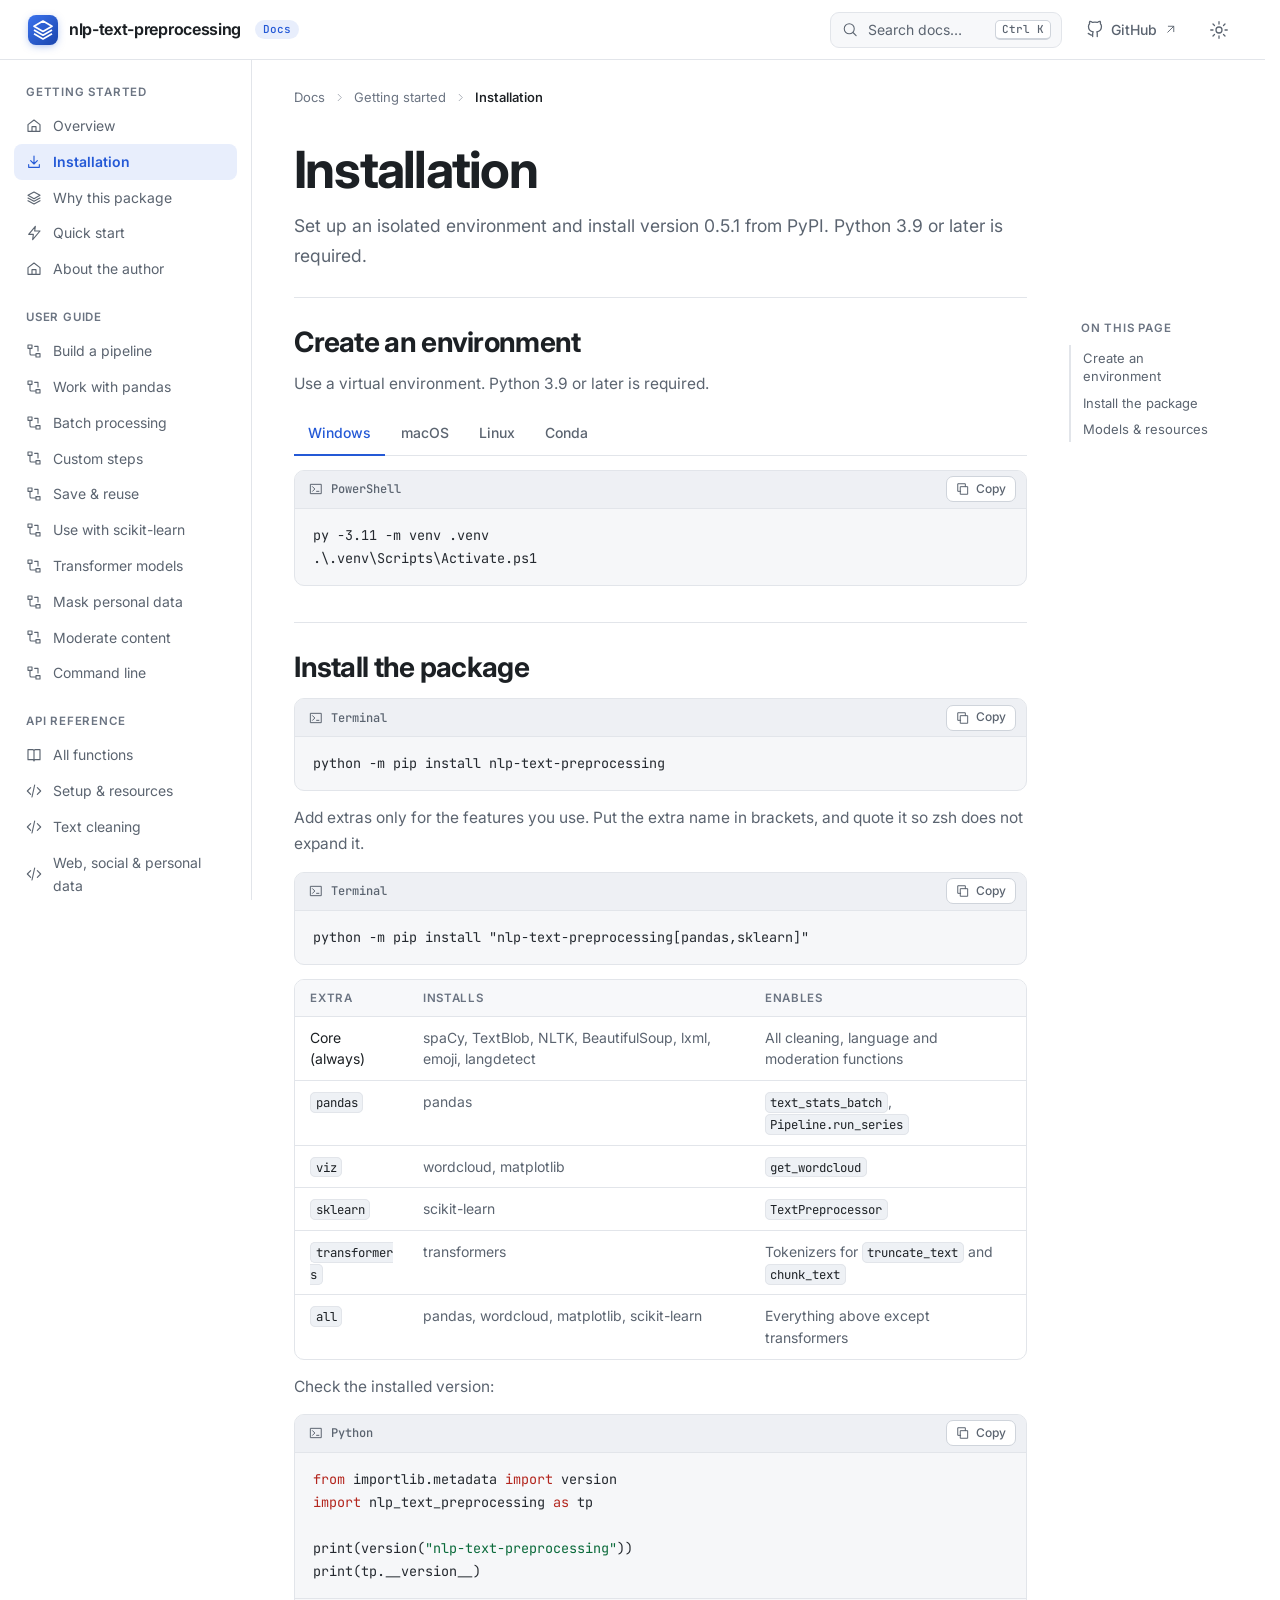
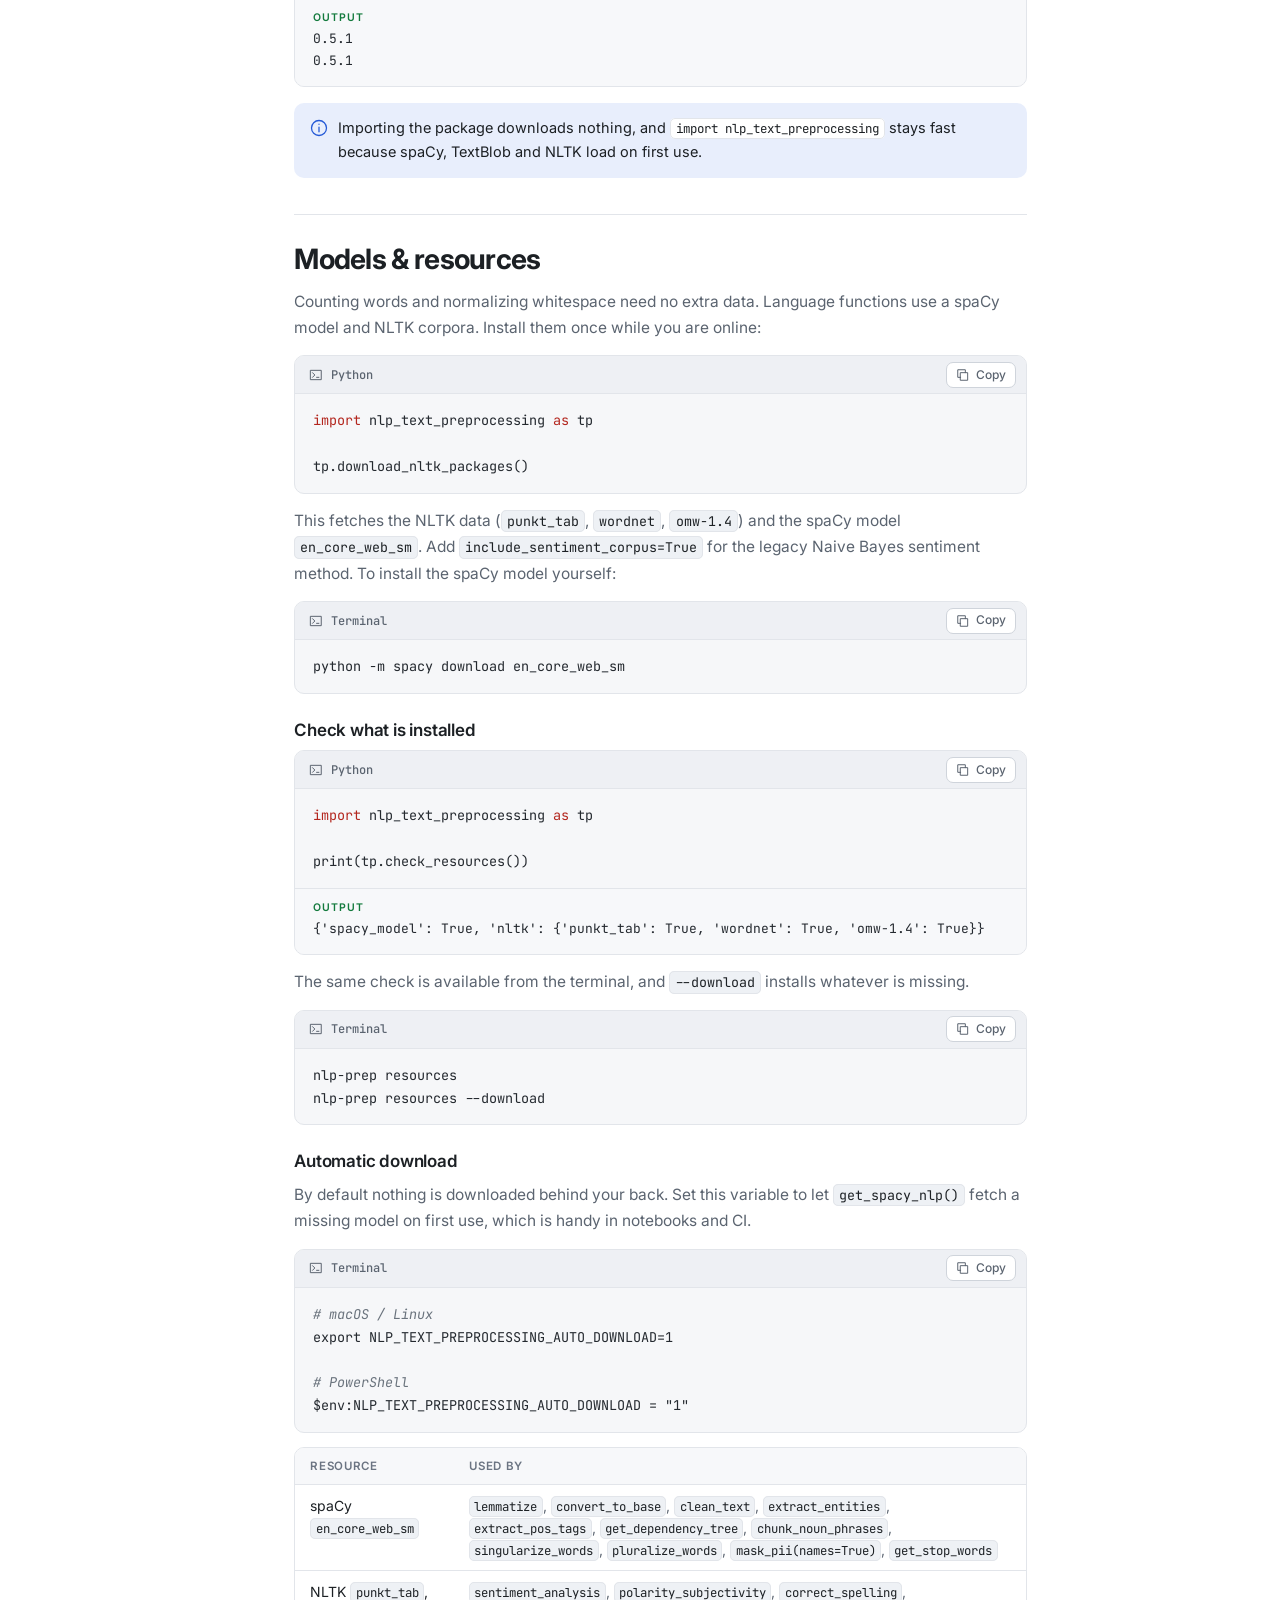
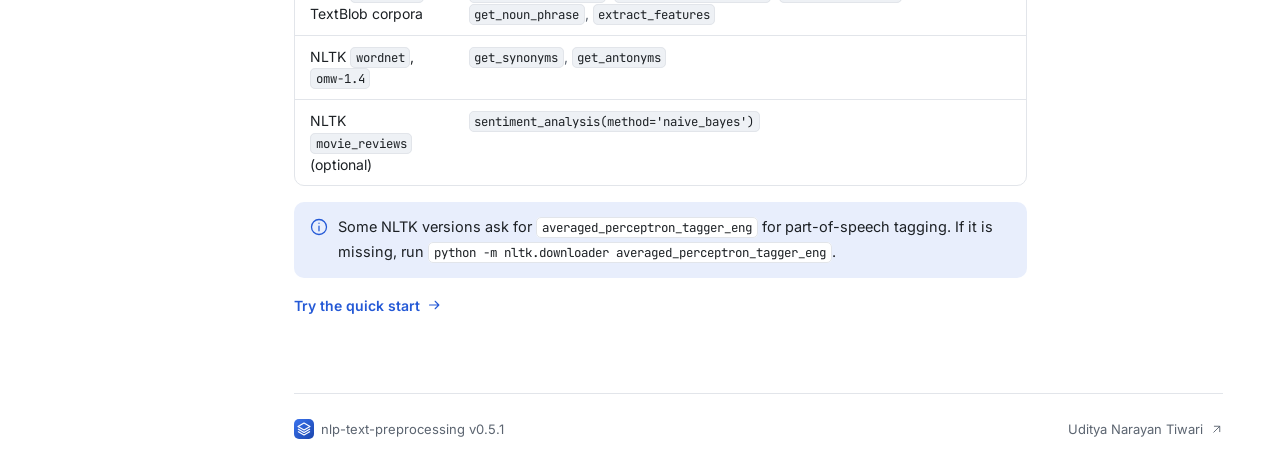
<file: installation.html>
<!doctype html>
<html lang="en"><head>
<meta charset="utf-8"><meta name="viewport" content="width=device-width, initial-scale=1">
<title>Installation · nlp-text-preprocessing</title><meta name="theme-color" content="#ffffff"><meta name="color-scheme" content="light dark"><meta name="description" content="Install nlp-text-preprocessing 0.5.1, choose optional extras and download the spaCy and NLTK resources.">
<link rel="icon" href="mark.svg" type="image/svg+xml">
<link rel="preconnect" href="https://fonts.googleapis.com"><link rel="preconnect" href="https://fonts.gstatic.com" crossorigin>
<link rel="stylesheet" href="https://fonts.googleapis.com/css2?family=Inter:wght@400;500;600;700;800&family=JetBrains+Mono:wght@400;500;600&display=swap">
<link rel="stylesheet" href="index.css">
<script>try { if (localStorage.getItem('docs-theme') === 'dark') document.documentElement.dataset.theme = 'dark'; } catch {}</script>
<script src="search-index.js" defer></script><script src="app.js" defer></script>
<noscript><style>.menu,.search-open,.theme,.copy{display:none}</style></noscript>
</head><body>
<a href="#main-content" class="skip">Skip to content</a>
<header class="top"><button class="icon-btn menu" aria-label="Open navigation" aria-expanded="false" aria-controls="sidebar"><svg class="icon" viewBox="0 0 24 24" aria-hidden="true"><path d="M3 6h18 M3 12h18 M3 18h18"/></svg></button>
<a class="brand" translate="no" href="index.html"><span class="mark" aria-hidden="true"></span><span>nlp-text-preprocessing</span></a><span class="header-tag">Docs</span>
<div class="utilities"><button class="search-open" aria-label="Search documentation"><svg class="icon" viewBox="0 0 24 24" aria-hidden="true"><path d="M16 16l5 5 M18 10a8 8 0 1 1-16 0 8 8 0 0 1 16 0"/></svg><span>Search docs…</span><kbd>Ctrl K</kbd></button>
<a class="repo" href="https://github.com/udityamerit/Text-Processing-Package-For-Natural-Language-Processing"><svg class="icon" viewBox="0 0 24 24" aria-hidden="true"><path d="M9 20c-4 1-4-2-6-2 M15 22v-4c0-1 0-1.6-.7-2.2 3.1-.4 6.3-1.6 6.3-7A5.3 5.3 0 0 0 19.2 5c.2-1 .2-2.3-.3-3.1 0 0-1.2-.4-3.8 1.4a14 14 0 0 0-6.3 0C6.2 1.5 5 1.9 5 1.9 4.5 3 4.5 4.2 4.8 5a5.3 5.3 0 0 0-1.5 3.8c0 5.4 3.3 6.6 6.4 7-.6.6-.8 1.3-.8 2.2v4"/></svg><span>GitHub</span><svg class="icon" viewBox="0 0 24 24" aria-hidden="true"><path d="M7 17 18 6 M8 6h10v10"/></svg></a><button class="icon-btn theme" aria-label="Switch to dark theme"><svg class="icon" viewBox="0 0 24 24" aria-hidden="true"><path d="M16 12a4 4 0 1 1-8 0 4 4 0 0 1 8 0 M12 1v3 M12 20v3 M1 12h3 M20 12h3 M4 4l2 2 M18 18l2 2 M4 20l2-2 M18 6l2-2"/></svg><svg class="icon" viewBox="0 0 24 24" aria-hidden="true"><path d="M20 15A9 9 0 0 1 9 3a9 9 0 1 0 11 12z"/></svg></button></div></header><noscript>
<nav class="plain-nav" aria-label="Documentation pages"><a href="index.html">Overview</a>
<a href="installation.html">Installation</a>
<a href="guide.html">User guide</a>
<a href="api.html">API reference</a></nav></noscript>
<div class="layout">
<aside id="sidebar" class="sidebar">
<nav aria-label="Documentation">
<div class="nav-section">
<h2>Getting started</h2><a href="index.html"><svg class="icon" viewBox="0 0 24 24" aria-hidden="true"><path d="m3 10 9-7 9 7v10H3z M9 20v-7h6v7"/></svg>Overview</a>
<a href="installation.html" aria-current="page"><svg class="icon" viewBox="0 0 24 24" aria-hidden="true"><path d="M12 3v12 m-5-5 5 5 5-5 M4 16v4h16v-4"/></svg>Installation</a>
<a href="index.html#why"><svg class="icon" viewBox="0 0 24 24" aria-hidden="true"><path d="m12 3 9 5-9 5-9-5z M3 12l9 5 9-5 M3 16l9 5 9-5"/></svg>Why this package</a>
<a href="index.html#quick-start"><svg class="icon" viewBox="0 0 24 24" aria-hidden="true"><path d="m14 2-10 12h7l-1 8L21 9h-8z"/></svg>Quick start</a>
<a href="index.html#author"><svg class="icon" viewBox="0 0 24 24" aria-hidden="true"><path d="m3 10 9-7 9 7v10H3z M9 20v-7h6v7"/></svg>About the author</a></div>
<div class="nav-section">
<h2>User guide</h2><a href="guide.html#pipeline"><svg class="icon" viewBox="0 0 24 24" aria-hidden="true"><path d="M3 3h6v5H3z M15 16h6v5h-6z M6 8v8a2 2 0 0 0 2 2h7 M13 5h5v7"/></svg>Build a pipeline</a><a href="guide.html#pandas"><svg class="icon" viewBox="0 0 24 24" aria-hidden="true"><path d="M3 3h6v5H3z M15 16h6v5h-6z M6 8v8a2 2 0 0 0 2 2h7 M13 5h5v7"/></svg>Work with pandas</a><a href="guide.html#batch"><svg class="icon" viewBox="0 0 24 24" aria-hidden="true"><path d="M3 3h6v5H3z M15 16h6v5h-6z M6 8v8a2 2 0 0 0 2 2h7 M13 5h5v7"/></svg>Batch processing</a><a href="guide.html#custom-steps"><svg class="icon" viewBox="0 0 24 24" aria-hidden="true"><path d="M3 3h6v5H3z M15 16h6v5h-6z M6 8v8a2 2 0 0 0 2 2h7 M13 5h5v7"/></svg>Custom steps</a><a href="guide.html#save-load"><svg class="icon" viewBox="0 0 24 24" aria-hidden="true"><path d="M3 3h6v5H3z M15 16h6v5h-6z M6 8v8a2 2 0 0 0 2 2h7 M13 5h5v7"/></svg>Save &amp; reuse</a><a href="guide.html#sklearn"><svg class="icon" viewBox="0 0 24 24" aria-hidden="true"><path d="M3 3h6v5H3z M15 16h6v5h-6z M6 8v8a2 2 0 0 0 2 2h7 M13 5h5v7"/></svg>Use with scikit-learn</a><a href="guide.html#transformers"><svg class="icon" viewBox="0 0 24 24" aria-hidden="true"><path d="M3 3h6v5H3z M15 16h6v5h-6z M6 8v8a2 2 0 0 0 2 2h7 M13 5h5v7"/></svg>Transformer models</a><a href="guide.html#privacy"><svg class="icon" viewBox="0 0 24 24" aria-hidden="true"><path d="M3 3h6v5H3z M15 16h6v5h-6z M6 8v8a2 2 0 0 0 2 2h7 M13 5h5v7"/></svg>Mask personal data</a><a href="guide.html#moderation"><svg class="icon" viewBox="0 0 24 24" aria-hidden="true"><path d="M3 3h6v5H3z M15 16h6v5h-6z M6 8v8a2 2 0 0 0 2 2h7 M13 5h5v7"/></svg>Moderate content</a><a href="guide.html#cli"><svg class="icon" viewBox="0 0 24 24" aria-hidden="true"><path d="M3 3h6v5H3z M15 16h6v5h-6z M6 8v8a2 2 0 0 0 2 2h7 M13 5h5v7"/></svg>Command line</a></div>
<div class="nav-section">
<h2>API reference</h2><a href="api.html"><svg class="icon" viewBox="0 0 24 24" aria-hidden="true"><path d="M3 4h7c1 0 2 1 2 2 0-1 1-2 2-2h7v15h-7c-1 0-2 1-2 2 0-1-1-2-2-2H3z M12 6v15"/></svg>All functions</a>
<a href="api.html#setup"><svg class="icon" viewBox="0 0 24 24" aria-hidden="true"><path d="m7 7-5 5 5 5 m10-10 5 5-5 5 m-4-14-4 18"/></svg>Setup &amp; resources</a><a href="api.html#cleaning"><svg class="icon" viewBox="0 0 24 24" aria-hidden="true"><path d="m7 7-5 5 5 5 m10-10 5 5-5 5 m-4-14-4 18"/></svg>Text cleaning</a><a href="api.html#web-social"><svg class="icon" viewBox="0 0 24 24" aria-hidden="true"><path d="m7 7-5 5 5 5 m10-10 5 5-5 5 m-4-14-4 18"/></svg>Web, social &amp; personal data</a><a href="api.html#statistics"><svg class="icon" viewBox="0 0 24 24" aria-hidden="true"><path d="m7 7-5 5 5 5 m10-10 5 5-5 5 m-4-14-4 18"/></svg>Counts &amp; statistics</a><a href="api.html#language"><svg class="icon" viewBox="0 0 24 24" aria-hidden="true"><path d="m7 7-5 5 5 5 m10-10 5 5-5 5 m-4-14-4 18"/></svg>Language analysis</a><a href="api.html#moderation"><svg class="icon" viewBox="0 0 24 24" aria-hidden="true"><path d="m7 7-5 5 5 5 m10-10 5 5-5 5 m-4-14-4 18"/></svg>Sentiment &amp; moderation</a><a href="api.html#transformers"><svg class="icon" viewBox="0 0 24 24" aria-hidden="true"><path d="m7 7-5 5 5 5 m10-10 5 5-5 5 m-4-14-4 18"/></svg>Transformer-model preparation</a><a href="api.html#pipelines"><svg class="icon" viewBox="0 0 24 24" aria-hidden="true"><path d="m7 7-5 5 5 5 m10-10 5 5-5 5 m-4-14-4 18"/></svg>Pipelines &amp; extensions</a><a href="api.html#visualization"><svg class="icon" viewBox="0 0 24 24" aria-hidden="true"><path d="m7 7-5 5 5 5 m10-10 5 5-5 5 m-4-14-4 18"/></svg>Visualization</a><a href="api.html#cli"><svg class="icon" viewBox="0 0 24 24" aria-hidden="true"><path d="m7 7-5 5 5 5 m10-10 5 5-5 5 m-4-14-4 18"/></svg>Command line</a></div>
<div class="nav-section project">
<h2>Project</h2><a href="https://pypi.org/project/nlp-text-preprocessing/"><svg class="icon" viewBox="0 0 24 24" aria-hidden="true"><path d="m3 7 9-5 9 5-9 5z M3 7v10l9 5 9-5V7 M12 12v10 M7 5l9 5"/></svg>PyPI package<svg class="icon" viewBox="0 0 24 24" aria-hidden="true"><path d="M7 17 18 6 M8 6h10v10"/></svg></a>
<a href="https://github.com/udityamerit/Text-Processing-Package-For-Natural-Language-Processing"><svg class="icon" viewBox="0 0 24 24" aria-hidden="true"><path d="M9 20c-4 1-4-2-6-2 M15 22v-4c0-1 0-1.6-.7-2.2 3.1-.4 6.3-1.6 6.3-7A5.3 5.3 0 0 0 19.2 5c.2-1 .2-2.3-.3-3.1 0 0-1.2-.4-3.8 1.4a14 14 0 0 0-6.3 0C6.2 1.5 5 1.9 5 1.9 4.5 3 4.5 4.2 4.8 5a5.3 5.3 0 0 0-1.5 3.8c0 5.4 3.3 6.6 6.4 7-.6.6-.8 1.3-.8 2.2v4"/></svg>Source code<svg class="icon" viewBox="0 0 24 24" aria-hidden="true"><path d="M7 17 18 6 M8 6h10v10"/></svg></a>
<a href="https://github.com/udityamerit/Text-Processing-Package-For-Natural-Language-Processing/blob/main/CHANGELOG.md"><svg class="icon" viewBox="0 0 24 24" aria-hidden="true"><path d="m12 3 9 5-9 5-9-5z M3 12l9 5 9-5 M3 16l9 5 9-5"/></svg>Changelog<svg class="icon" viewBox="0 0 24 24" aria-hidden="true"><path d="M7 17 18 6 M8 6h10v10"/></svg></a>
<a href="https://pepy.tech/projects/nlp-text-preprocessing"><svg class="icon" viewBox="0 0 24 24" aria-hidden="true"><path d="M3 3v17h18 M7 15l4-5 4 2 5-7"/></svg>Download statistics<svg class="icon" viewBox="0 0 24 24" aria-hidden="true"><path d="M7 17 18 6 M8 6h10v10"/></svg></a></div></nav>
<a class="release" href="https://pypi.org/project/nlp-text-preprocessing/0.5.1/"><span class="release-icon"><svg class="icon" viewBox="0 0 24 24" aria-hidden="true"><path d="m12 3 9 5-9 5-9-5z M3 12l9 5 9-5 M3 16l9 5 9-5"/></svg></span><span>Package version<small>v0.5.1</small></span><svg class="icon" viewBox="0 0 24 24" aria-hidden="true"><path d="M7 17 18 6 M8 6h10v10"/></svg></a></aside>
<main id="main-content" tabindex="-1">
<div class="content">
<nav class="crumb" aria-label="Breadcrumb"><a href="index.html">Docs</a><svg class="icon" viewBox="0 0 24 24" aria-hidden="true"><path d="m9 5 7 7-7 7"/></svg><span>Getting started</span><svg class="icon" viewBox="0 0 24 24" aria-hidden="true"><path d="m9 5 7 7-7 7"/></svg><strong aria-current="page">Installation</strong></nav>
<div class="article-intro">
<h1>Installation</h1><p>Set up an isolated environment and install version 0.5.1 from PyPI. Python 3.9 or later is required.</p></div><div class="reading-layout">
<article>
<section class="doc-section" id="environment">
<h2>Create an environment</h2><p>Use a virtual environment. Python 3.9 or later is required.</p>
<div class="os-tabs" aria-label="Environment"></div>
<div class="os-panel" id="os-windows">
<h3>Windows</h3>
<div class="code-block">
<div class="code-bar"><span><svg class="icon" viewBox="0 0 24 24" aria-hidden="true"><path d="M3 4h18v16H3z M6 8l4 4-4 4 M13 16h4"/></svg> PowerShell</span><button class="copy" type="button" aria-label="Copy PowerShell code"><svg class="icon" viewBox="0 0 24 24" aria-hidden="true"><path d="M8 8h12v13H8z M16 8V3H3v13h5"/></svg> <span>Copy</span></button></div>
<pre tabindex="0" translate="no"><code>py -3.11 -m venv .venv
.\.venv\Scripts\Activate.ps1</code></pre></div></div>
<div class="os-panel" id="os-macos">
<h3>macOS</h3>
<div class="code-block">
<div class="code-bar"><span><svg class="icon" viewBox="0 0 24 24" aria-hidden="true"><path d="M3 4h18v16H3z M6 8l4 4-4 4 M13 16h4"/></svg> Terminal</span><button class="copy" type="button" aria-label="Copy Terminal code"><svg class="icon" viewBox="0 0 24 24" aria-hidden="true"><path d="M8 8h12v13H8z M16 8V3H3v13h5"/></svg> <span>Copy</span></button></div>
<pre tabindex="0" translate="no"><code>python3 -m venv .venv
source .venv/bin/activate</code></pre></div></div>
<div class="os-panel" id="os-linux">
<h3>Linux</h3>
<div class="code-block">
<div class="code-bar"><span><svg class="icon" viewBox="0 0 24 24" aria-hidden="true"><path d="M3 4h18v16H3z M6 8l4 4-4 4 M13 16h4"/></svg> Terminal</span><button class="copy" type="button" aria-label="Copy Terminal code"><svg class="icon" viewBox="0 0 24 24" aria-hidden="true"><path d="M8 8h12v13H8z M16 8V3H3v13h5"/></svg> <span>Copy</span></button></div>
<pre tabindex="0" translate="no"><code>python3 -m venv .venv
source .venv/bin/activate</code></pre></div></div>
<div class="os-panel" id="os-conda">
<h3>Conda</h3>
<div class="code-block">
<div class="code-bar"><span><svg class="icon" viewBox="0 0 24 24" aria-hidden="true"><path d="M3 4h18v16H3z M6 8l4 4-4 4 M13 16h4"/></svg> Terminal</span><button class="copy" type="button" aria-label="Copy Terminal code"><svg class="icon" viewBox="0 0 24 24" aria-hidden="true"><path d="M8 8h12v13H8z M16 8V3H3v13h5"/></svg> <span>Copy</span></button></div>
<pre tabindex="0" translate="no"><code>conda create -n nlp-docs python=3.11
conda activate nlp-docs</code></pre></div></div>
</section>
<section class="doc-section" id="install">
<h2>Install the package</h2><div class="code-block">
<div class="code-bar"><span><svg class="icon" viewBox="0 0 24 24" aria-hidden="true"><path d="M3 4h18v16H3z M6 8l4 4-4 4 M13 16h4"/></svg> Terminal</span><button class="copy" type="button" aria-label="Copy Terminal code"><svg class="icon" viewBox="0 0 24 24" aria-hidden="true"><path d="M8 8h12v13H8z M16 8V3H3v13h5"/></svg> <span>Copy</span></button></div>
<pre tabindex="0" translate="no"><code>python -m pip install nlp-text-preprocessing</code></pre></div><p>Add extras only for the features you use. Put the extra name in brackets, and quote it so zsh does not expand it.</p><div class="code-block">
<div class="code-bar"><span><svg class="icon" viewBox="0 0 24 24" aria-hidden="true"><path d="M3 4h18v16H3z M6 8l4 4-4 4 M13 16h4"/></svg> Terminal</span><button class="copy" type="button" aria-label="Copy Terminal code"><svg class="icon" viewBox="0 0 24 24" aria-hidden="true"><path d="M8 8h12v13H8z M16 8V3H3v13h5"/></svg> <span>Copy</span></button></div>
<pre tabindex="0" translate="no"><code>python -m pip install &quot;nlp-text-preprocessing[pandas,sklearn]&quot;</code></pre></div><div class="table-wrap"><table class="ref-table"><thead><tr><th scope="col">Extra</th><th scope="col">Installs</th><th scope="col">Enables</th></tr></thead><tbody><tr><td>Core (always)</td><td>spaCy, TextBlob, NLTK, BeautifulSoup, lxml, emoji, langdetect</td><td>All cleaning, language and moderation functions</td></tr><tr><td><code>pandas</code></td><td>pandas</td><td><code>text_stats_batch</code>, <code>Pipeline.run_series</code></td></tr><tr><td><code>viz</code></td><td>wordcloud, matplotlib</td><td><code>get_wordcloud</code></td></tr><tr><td><code>sklearn</code></td><td>scikit-learn</td><td><code>TextPreprocessor</code></td></tr><tr><td><code>transformers</code></td><td>transformers</td><td>Tokenizers for <code>truncate_text</code> and <code>chunk_text</code></td></tr><tr><td><code>all</code></td><td>pandas, wordcloud, matplotlib, scikit-learn</td><td>Everything above except transformers</td></tr></tbody></table></div><p>Check the installed version:</p><div class="code-block">
<div class="code-bar"><span><svg class="icon" viewBox="0 0 24 24" aria-hidden="true"><path d="M3 4h18v16H3z M6 8l4 4-4 4 M13 16h4"/></svg> Python</span><button class="copy" type="button" aria-label="Copy Python code"><svg class="icon" viewBox="0 0 24 24" aria-hidden="true"><path d="M8 8h12v13H8z M16 8V3H3v13h5"/></svg> <span>Copy</span></button></div>
<pre tabindex="0" translate="no"><code><span class="kw">from</span> importlib.metadata <span class="kw">import</span> version
<span class="kw">import</span> nlp_text_preprocessing <span class="kw">as</span> tp

print(version(<span class="str">&quot;nlp-text-preprocessing&quot;</span>))
print(tp.__version__)</code></pre><div class="result"><span>Output</span><samp>0.5.1
0.5.1</samp></div></div><aside class="note"><svg class="icon" viewBox="0 0 24 24" aria-hidden="true"><path d="M22 12a10 10 0 1 1-20 0 10 10 0 0 1 20 0 M12 11v6 M12 7h.01"/></svg>
<div>Importing the package downloads nothing, and <code>import nlp_text_preprocessing</code> stays fast because spaCy, TextBlob and NLTK load on first use.</div></aside></section>
<section class="doc-section" id="resources">
<h2>Models &amp; resources</h2><p>Counting words and normalizing whitespace need no extra data. Language functions use a spaCy model and NLTK corpora. Install them once while you are online:</p><div class="code-block">
<div class="code-bar"><span><svg class="icon" viewBox="0 0 24 24" aria-hidden="true"><path d="M3 4h18v16H3z M6 8l4 4-4 4 M13 16h4"/></svg> Python</span><button class="copy" type="button" aria-label="Copy Python code"><svg class="icon" viewBox="0 0 24 24" aria-hidden="true"><path d="M8 8h12v13H8z M16 8V3H3v13h5"/></svg> <span>Copy</span></button></div>
<pre tabindex="0" translate="no"><code><span class="kw">import</span> nlp_text_preprocessing <span class="kw">as</span> tp

tp.download_nltk_packages()</code></pre></div><p>This fetches the NLTK data (<code>punkt_tab</code>, <code>wordnet</code>, <code>omw-1.4</code>) and the spaCy model <code>en_core_web_sm</code>. Add <code>include_sentiment_corpus=True</code> for the legacy Naive Bayes sentiment method. To install the spaCy model yourself:</p><div class="code-block">
<div class="code-bar"><span><svg class="icon" viewBox="0 0 24 24" aria-hidden="true"><path d="M3 4h18v16H3z M6 8l4 4-4 4 M13 16h4"/></svg> Terminal</span><button class="copy" type="button" aria-label="Copy Terminal code"><svg class="icon" viewBox="0 0 24 24" aria-hidden="true"><path d="M8 8h12v13H8z M16 8V3H3v13h5"/></svg> <span>Copy</span></button></div>
<pre tabindex="0" translate="no"><code>python -m spacy download en_core_web_sm</code></pre></div><h3>Check what is installed</h3><div class="code-block">
<div class="code-bar"><span><svg class="icon" viewBox="0 0 24 24" aria-hidden="true"><path d="M3 4h18v16H3z M6 8l4 4-4 4 M13 16h4"/></svg> Python</span><button class="copy" type="button" aria-label="Copy Python code"><svg class="icon" viewBox="0 0 24 24" aria-hidden="true"><path d="M8 8h12v13H8z M16 8V3H3v13h5"/></svg> <span>Copy</span></button></div>
<pre tabindex="0" translate="no"><code><span class="kw">import</span> nlp_text_preprocessing <span class="kw">as</span> tp

print(tp.check_resources())</code></pre><div class="result"><span>Output</span><samp>{&#x27;spacy_model&#x27;: True, &#x27;nltk&#x27;: {&#x27;punkt_tab&#x27;: True, &#x27;wordnet&#x27;: True, &#x27;omw-1.4&#x27;: True}}</samp></div></div><p>The same check is available from the terminal, and <code>--download</code> installs whatever is missing.</p><div class="code-block">
<div class="code-bar"><span><svg class="icon" viewBox="0 0 24 24" aria-hidden="true"><path d="M3 4h18v16H3z M6 8l4 4-4 4 M13 16h4"/></svg> Terminal</span><button class="copy" type="button" aria-label="Copy Terminal code"><svg class="icon" viewBox="0 0 24 24" aria-hidden="true"><path d="M8 8h12v13H8z M16 8V3H3v13h5"/></svg> <span>Copy</span></button></div>
<pre tabindex="0" translate="no"><code>nlp-prep resources
nlp-prep resources --download</code></pre></div><h3>Automatic download</h3><p>By default nothing is downloaded behind your back. Set this variable to let <code>get_spacy_nlp()</code> fetch a missing model on first use, which is handy in notebooks and CI.</p><div class="code-block">
<div class="code-bar"><span><svg class="icon" viewBox="0 0 24 24" aria-hidden="true"><path d="M3 4h18v16H3z M6 8l4 4-4 4 M13 16h4"/></svg> Terminal</span><button class="copy" type="button" aria-label="Copy Terminal code"><svg class="icon" viewBox="0 0 24 24" aria-hidden="true"><path d="M8 8h12v13H8z M16 8V3H3v13h5"/></svg> <span>Copy</span></button></div>
<pre tabindex="0" translate="no"><code><span class="comment"># macOS / Linux</span>
export NLP_TEXT_PREPROCESSING_AUTO_DOWNLOAD=1

<span class="comment"># PowerShell</span>
$env:NLP_TEXT_PREPROCESSING_AUTO_DOWNLOAD = &quot;1&quot;</code></pre></div><div class="table-wrap"><table class="ref-table"><thead><tr><th scope="col">Resource</th><th scope="col">Used by</th></tr></thead><tbody><tr><td>spaCy <code>en_core_web_sm</code></td><td><code>lemmatize</code>, <code>convert_to_base</code>, <code>clean_text</code>, <code>extract_entities</code>, <code>extract_pos_tags</code>, <code>get_dependency_tree</code>, <code>chunk_noun_phrases</code>, <code>singularize_words</code>, <code>pluralize_words</code>, <code>mask_pii(names=True)</code>, <code>get_stop_words</code></td></tr><tr><td>NLTK <code>punkt_tab</code>, TextBlob corpora</td><td><code>sentiment_analysis</code>, <code>polarity_subjectivity</code>, <code>correct_spelling</code>, <code>get_noun_phrase</code>, <code>extract_features</code></td></tr><tr><td>NLTK <code>wordnet</code>, <code>omw-1.4</code></td><td><code>get_synonyms</code>, <code>get_antonyms</code></td></tr><tr><td>NLTK <code>movie_reviews</code> (optional)</td><td><code>sentiment_analysis(method=&#x27;naive_bayes&#x27;)</code></td></tr></tbody></table></div><aside class="note"><svg class="icon" viewBox="0 0 24 24" aria-hidden="true"><path d="M22 12a10 10 0 1 1-20 0 10 10 0 0 1 20 0 M12 11v6 M12 7h.01"/></svg>
<div>Some NLTK versions ask for <code>averaged_perceptron_tagger_eng</code> for part-of-speech tagging. If it is missing, run <code>python -m nltk.downloader averaged_perceptron_tagger_eng</code>.</div></aside><a class="onward" href="index.html#quick-start">Try the quick start<svg class="icon" viewBox="0 0 24 24" aria-hidden="true"><path d="M4 12h15 m-6-6 6 6-6 6"/></svg></a></section>
</article>
<nav class="page-outline" aria-label="On this page">
<h2>On this page</h2><a href="#environment">Create an environment</a>
<a href="#install">Install the package</a>
<a href="#resources">Models &amp; resources</a></nav></div>
<footer><span><span class="mark" aria-hidden="true"></span> nlp-text-preprocessing v0.5.1</span><a href="https://udityanarayantiwari.netlify.app/">Uditya Narayan Tiwari <svg class="icon" viewBox="0 0 24 24" aria-hidden="true"><path d="M7 17 18 6 M8 6h10v10"/></svg></a></footer></div></main></div>
<dialog class="search-dialog" aria-labelledby="search-title">
<div class="search-head">
<h2 id="search-title">Search documentation</h2><button class="icon-btn close-search" aria-label="Close search"><svg class="icon" viewBox="0 0 24 24" aria-hidden="true"><path d="m5 5 14 14 M19 5 5 19"/></svg></button></div>
<label class="search-field"><svg class="icon" viewBox="0 0 24 24" aria-hidden="true"><path d="M16 16l5 5 M18 10a8 8 0 1 1-16 0 8 8 0 0 1 16 0"/></svg><input type="search" name="docs-search" autocomplete="off" spellcheck="false" placeholder="Try pipeline or word_count…" aria-label="Search guides and API functions"></label><p class="search-status" role="status"></p>
<div class="results"></div></dialog>
</body></html>
</file>
<file: index.css>
/* ==========================================================================
   nlp-text-preprocessing documentation
   Design language shared with the multimodel-analysis docs: Inter and
   JetBrains Mono, one blue accent, matching light and dark themes.
   ========================================================================== */
:root {
  color-scheme: light;
  --sans: "Inter", system-ui, -apple-system, "Segoe UI", Roboto, sans-serif;
  --mono: "JetBrains Mono", ui-monospace, SFMono-Regular, Menlo, Consolas, monospace;

  --paper: #ffffff;
  --rail: #f7f8fa;
  --surface: #eef1f5;
  --ink: #1c2024;
  --muted: #5b6470;
  --subtle: #6b7482;
  --line: #e2e5ea;
  --line-strong: #cfd4db;
  --accent: #2459d6;
  --accent-hover: #1a45ad;
  --accent-soft: #e8eefc;
  --accent-ink: #ffffff;
  --good: #137a3d;
  --good-soft: #e5f5ec;
  --code-bg: #f6f7f9;
  --code-top: #eef0f4;
  --code-ink: #24292f;
  --tok-kw: #b3261e;
  --tok-str: #0a6a3a;
  --tok-num: #8a4b00;
  --tok-com: #6a737d;
  --hero-from: #eef3ff;
  --hero-to: #ffffff;
  --glow: #2459d633;
  --shadow: 0 1px 2px rgba(16, 24, 40, .06), 0 8px 24px -12px rgba(16, 24, 40, .18);
  --shadow-lg: 0 24px 60px rgba(16, 24, 40, .22), 0 2px 8px rgba(16, 24, 40, .08);
  --header: 60px;
  --rail-width: 252px;
  --radius: 10px;
  --ease: cubic-bezier(.2, .8, .2, 1);
}
:root[data-theme="dark"] {
  color-scheme: dark;
  --paper: #0f1216;
  --rail: #131820;
  --surface: #1d222a;
  --ink: #e6e9ee;
  --muted: #a3adba;
  --subtle: #8b96a5;
  --line: #272d36;
  --line-strong: #38404c;
  --accent: #6c9bff;
  --accent-hover: #8db1ff;
  --accent-soft: #1a2640;
  --accent-ink: #0b1220;
  --good: #4cc982;
  --good-soft: #14281e;
  --code-bg: #151a21;
  --code-top: #1b212a;
  --code-ink: #d7dde6;
  --tok-kw: #ff7b72;
  --tok-str: #7ee0a2;
  --tok-num: #f2b45e;
  --tok-com: #8b97a5;
  --hero-from: #16213a;
  --hero-to: #0f1216;
  --glow: #6c9bff30;
  --shadow: 0 1px 2px rgba(0, 0, 0, .4), 0 8px 24px -12px rgba(0, 0, 0, .6);
  --shadow-lg: 0 24px 60px rgba(0, 0, 0, .6), 0 2px 8px rgba(0, 0, 0, .4);
}

/* ---------- base ---------- */
* { box-sizing: border-box; }
html { scroll-padding-top: calc(var(--header) + 20px); scrollbar-gutter: stable; scroll-behavior: smooth; -webkit-text-size-adjust: 100%; }
body { margin: 0; color: var(--ink); background: var(--paper); font: 400 15.5px/1.7 var(--sans); -webkit-font-smoothing: antialiased; }
button, input { font: inherit; }
button, a { -webkit-tap-highlight-color: transparent; }
button { cursor: pointer; color: inherit; }
a { color: var(--accent); text-decoration: none; }
a:hover { text-decoration: underline; text-underline-offset: 3px; }
:focus-visible { outline: 2px solid var(--accent); outline-offset: 2px; border-radius: 4px; }
button:disabled { cursor: default; }
h1, h2, h3, p, figure, pre { margin: 0; }
h1, h2, h3 { line-height: 1.2; text-wrap: balance; }
h1, h2 { font-family: var(--sans); font-weight: 700; letter-spacing: -.025em; }
h2 { font-size: 28px; }
h3 { font-size: 17px; font-weight: 600; letter-spacing: -.012em; }
p { color: var(--muted); }
code, pre, kbd, samp { font-family: var(--mono); }
p code, .note code, dd code, li code { font-size: .86em; background: var(--surface); color: var(--ink); border: 1px solid var(--line); border-radius: 5px; padding: .1em .38em; overflow-wrap: anywhere; }
.icon { width: 18px; height: 18px; fill: none; stroke: currentColor; stroke-width: 1.7; stroke-linecap: round; stroke-linejoin: round; flex: none; }
.skip { position: fixed; top: -100px; left: 8px; z-index: 20; padding: 10px 14px; background: var(--accent); color: var(--accent-ink); border-radius: 8px; }
.skip:focus { top: 8px; }

/* ---------- top bar ---------- */
.top {
  position: sticky; top: 0; z-index: 5; height: var(--header); display: flex; align-items: center; gap: 14px; padding: 0 28px;
  border-bottom: 1px solid var(--line);
  background: color-mix(in srgb, var(--paper) 88%, transparent);
  backdrop-filter: saturate(1.4) blur(10px); -webkit-backdrop-filter: saturate(1.4) blur(10px);
}
.brand, .utilities, .repo, .search-open, .icon-btn, .copy, .release, .crumb, .metadata, .card-icons, .onward, .code-bar, .code-bar > span, .permalink, .search-field, footer, footer > * { display: flex; align-items: center; }
.brand { gap: 11px; color: var(--ink); font-weight: 650; font-size: 16px; letter-spacing: -.02em; }
.brand:hover, .nav-card:hover, .sidebar a:hover { text-decoration: none; }
.mark { display: inline-block; flex: none; width: 30px; height: 30px; border-radius: 8px; background: #2459d6 url("mark.svg") center / cover no-repeat; box-shadow: 0 2px 8px -2px #2459d680; }
.header-tag { font: 500 11px/1 var(--mono); color: var(--accent); background: var(--accent-soft); padding: 4px 8px; border-radius: 999px; }
.utilities { margin-left: auto; gap: 14px; }
.search-open { height: 36px; gap: 10px; width: 232px; padding: 0 10px 0 12px; border: 1px solid var(--line); border-radius: 9px; background: var(--rail); font-size: 14px; color: var(--muted); transition: border-color .15s, background .15s; }
.search-open .icon { width: 15px; }
kbd { margin-left: auto; border: 1px solid var(--line-strong); border-bottom-width: 2px; border-radius: 5px; font: 500 11px/1 var(--mono); padding: 3px 6px; background: var(--paper); color: var(--muted); }
.repo { gap: 7px; font-size: 14px; font-weight: 500; color: var(--muted); padding: 6px 10px; border-radius: 8px; }
.repo:hover { color: var(--ink); background: var(--rail); text-decoration: none; }
.repo .icon:last-child, footer .icon, .release > .icon, .project a .icon:last-child { width: 13px; height: 13px; }
.icon-btn { width: 36px; height: 36px; justify-content: center; border: 1px solid transparent; border-radius: 9px; background: transparent; color: var(--muted); transition: background .15s, color .15s; }
.icon-btn:hover { background: var(--rail); color: var(--ink); }
.search-open:hover { border-color: var(--line-strong); background: var(--surface); }
.menu, .theme .icon:last-child, [data-theme="dark"] .theme .icon:first-child { display: none; }
[data-theme="dark"] .theme .icon:last-child { display: block; }

/* ---------- layout ---------- */
.layout { display: grid; grid-template-columns: var(--rail-width) minmax(0, 1fr); }
.sidebar { position: sticky; top: var(--header); display: flex; flex-direction: column; height: calc(100dvh - var(--header)); background: var(--paper); border-right: 1px solid var(--line); padding: 24px 14px 15px; overflow-y: auto; }
.nav-section { margin-bottom: 22px; }
.nav-section h2 { font: 600 11.5px/1.4 var(--sans); letter-spacing: .07em; text-transform: uppercase; color: var(--subtle); padding: 0 12px; margin-bottom: 8px; }
.sidebar nav a { display: flex; align-items: center; gap: 11px; padding: 6px 12px; min-height: 34px; border-radius: 8px; color: var(--muted); font-size: 14px; transition: background .12s, color .12s; }
.sidebar nav a .icon { width: 16px; height: 16px; }
.sidebar nav a:hover { background: var(--rail); color: var(--ink); }
.sidebar nav a[aria-current] { background: var(--accent-soft); color: var(--accent); font-weight: 600; }
.project { border-top: 1px solid var(--line); padding-top: 20px; }
.project a .icon:last-child, .release > .icon { margin-left: auto; color: var(--subtle); }
.release { gap: 10px; margin-top: auto; padding: 14px 7px 3px; border-top: 1px solid var(--line); color: var(--muted); font-size: 11.5px; line-height: 1.5; }
.release-icon, .card-icons > span { display: grid; place-items: center; background: var(--accent-soft); color: var(--accent); border-radius: 9px; }
.release-icon { width: 34px; height: 34px; }
.release small { display: block; font: 12px var(--mono); color: var(--ink); }
main { min-width: 0; }
.content { max-width: 1290px; margin: 0 auto; padding: 26px clamp(24px, 3.3vw, 56px) 0; }
.crumb { gap: 9px; color: var(--subtle); font-size: 13px; margin-bottom: 20px; }
.crumb a { color: inherit; }
.crumb strong { color: var(--ink); font-weight: 550; }
.crumb .icon { width: 11px; height: 11px; opacity: .7; }

/* ---------- hero ---------- */
.hero { overflow: hidden; position: relative; isolation: isolate; border: 1px solid var(--line); border-radius: 16px; background: linear-gradient(135deg, var(--hero-from), var(--hero-to) 70%); }
.hero::before { content: ""; position: absolute; z-index: -1; width: 520px; height: 520px; right: -140px; top: -220px; border-radius: 50%; background: radial-gradient(circle, var(--glow), transparent 68%); }
.hero-copy { position: relative; z-index: 1; padding: 44px clamp(26px, 3.4vw, 56px) 38px; width: 60%; }
.hero h1 { font-size: clamp(42px, 4.5vw, 68px); line-height: 1.04; letter-spacing: -.04em; font-weight: 800; background: linear-gradient(100deg, var(--ink) 30%, var(--accent)); -webkit-background-clip: text; background-clip: text; color: transparent; padding-bottom: .06em; }
.hero p { max-width: 460px; font-size: 17px; line-height: 1.6; margin: 18px 0 22px; }
.hero-actions { margin: 0 0 20px; }
.hero-actions a { display: inline-block; padding: 9px 18px; border-radius: 9px; background: var(--accent); color: var(--accent-ink); font-size: 14px; font-weight: 600; box-shadow: 0 6px 18px -6px var(--accent); transition: background .15s, transform .15s var(--ease); }
.hero-actions a:hover { background: var(--accent-hover); text-decoration: none; transform: translateY(-1px); }
.metadata { flex-wrap: wrap; gap: 10px; color: var(--muted); font: 12px/1.6 var(--mono); }
.metadata a { color: inherit; }
.metadata > :first-child { display: inline-flex; align-items: center; gap: 6px; }
.metadata > * + * { border-left: 1px solid var(--line-strong); padding-left: 10px; }
.metadata i { width: 7px; height: 7px; background: var(--good); border-radius: 50%; box-shadow: 0 0 0 3px var(--good-soft); }
.specimen { position: absolute; inset: 0 0 0 auto; width: 40%; display: grid; place-items: center; padding: 20px; }
.dots { position: absolute; inset: 0; background-image: radial-gradient(circle, var(--line-strong) 1px, transparent 1.3px); background-size: 14px 14px; opacity: .7; mask-image: linear-gradient(to right, transparent, #000 30%); -webkit-mask-image: linear-gradient(to right, transparent, #000 30%); }
.transformation { width: min(100%, 300px); position: relative; }
.sample { width: calc(100% - 18px); border: 1px solid var(--line); border-radius: 10px; padding: 12px 16px; background: var(--paper); color: var(--ink); box-shadow: var(--shadow); }
.sample > span { display: block; font: 600 10.5px/1.4 var(--sans); text-transform: uppercase; letter-spacing: .08em; color: var(--subtle); margin-bottom: 6px; }
.sample code, .sample samp { white-space: pre; font-size: clamp(11px, 1.04vw, 15px); }
.clean { margin-left: 18px; background: var(--accent-soft); border-color: color-mix(in srgb, var(--accent) 35%, transparent); }
.clean > span { color: var(--accent); }
.transform-step { display: flex; gap: 9px; align-items: center; width: fit-content; padding: 6px 0 6px 28px; font-size: 12px; color: var(--accent); }
.transform-step code { background: var(--accent-soft); padding: 2px 7px; border-radius: 6px; }
.transform-step span { font-size: 18px; }

/* ---------- sections and cards ---------- */
.explore, .doc-section { margin: 36px 0; }
.explore h2, .doc-section h2 { margin-bottom: 12px; }
.cards { display: grid; grid-template-columns: repeat(3, minmax(0, 1fr)); gap: 14px; margin-top: 16px; }
.nav-card { display: block; padding: 18px 20px 20px; border: 1px solid var(--line); border-radius: var(--radius); background: var(--paper); color: var(--ink); transition: transform .2s var(--ease), box-shadow .2s var(--ease), border-color .2s; }
.nav-card:hover { border-color: var(--accent); transform: translateY(-3px); box-shadow: 0 14px 28px -14px var(--accent); }
.card-icons { justify-content: space-between; margin-bottom: 14px; }
.card-icons > span { width: 34px; height: 34px; }
.card-icons > .icon { width: 15px; color: var(--subtle); transition: transform .2s var(--ease), color .2s; }
.nav-card:hover .card-icons > .icon { color: var(--accent); transform: translateX(3px); }
.nav-card h3 { font-size: 16px; }
.nav-card p { font-size: 13.5px; line-height: 1.5; margin-top: 5px; max-width: 30ch; }
.doc-section { padding-top: 28px; border-top: 1px solid var(--line); }
.doc-section > p { margin-bottom: 14px; max-width: 78ch; }
.doc-section > h3 { display: flex; align-items: baseline; gap: 8px; margin: 26px 0 10px; }
.doc-section > h3 a { color: inherit; }
.doc-section > h3 + .code-block, .doc-section > h3 + p { margin-top: 0; }
.doc-section > ul { margin: 0 0 14px; padding-left: 22px; max-width: 78ch; color: var(--muted); }
.doc-section > ul li { margin: 6px 0; padding-left: 4px; }
.doc-section > ul li::marker { color: var(--accent); }
.doc-section > ul strong { color: var(--ink); font-weight: 600; }
.doc-section > p strong { color: var(--ink); font-weight: 600; }
.article-intro { padding: 14px 0 22px; }
.article-intro h1 { font-size: clamp(36px, 4vw, 54px); line-height: 1.08; margin-bottom: 14px; letter-spacing: -.035em; }
.article-intro p { max-width: 66ch; font-size: 17.5px; }
.reading-layout article > .doc-section:first-child { margin-top: 4px; }

/* ---------- code ---------- */
.code-block { background: var(--code-bg); color: var(--code-ink); border: 1px solid var(--line); border-radius: var(--radius); overflow: hidden; margin: 14px 0; }
.code-bar { justify-content: space-between; gap: 10px; height: 38px; padding: 0 10px 0 14px; background: var(--code-top); border-bottom: 1px solid var(--line); color: var(--muted); }
.code-bar > span { gap: 8px; font: 500 12px var(--mono); }
.code-bar .icon { width: 14px; height: 14px; }
.copy { gap: 6px; font-size: 12px; font-weight: 500; color: var(--muted); background: var(--paper); border: 1px solid var(--line-strong); border-radius: 7px; min-height: 26px; padding: 0 9px; transition: color .15s, background .15s; }
.copy:hover { color: var(--ink); background: var(--rail); }
pre { font-size: 13.5px; line-height: 1.7; padding: 15px 18px; overflow-x: auto; tab-size: 4; }
.kw { color: var(--tok-kw); } .str { color: var(--tok-str); } .comment { color: var(--tok-com); font-style: italic; } .num { color: var(--tok-num); }
.result { padding: 10px 18px 14px; border-top: 1px solid var(--line); background: var(--rail); color: var(--code-ink); }
.result > span { display: block; font: 600 10.5px/1.8 var(--sans); text-transform: uppercase; letter-spacing: .09em; color: var(--good); }
.result samp { display: block; white-space: pre; overflow-x: auto; font-size: 13px; }
.onward, .permalink { gap: 7px; font-size: 14px; font-weight: 600; width: fit-content; margin-top: 16px; }
.onward .icon, .permalink .icon { width: 15px; transition: transform .2s var(--ease); }
.onward:hover .icon { transform: translateX(3px); }
.note { display: flex; align-items: flex-start; gap: 10px; background: var(--accent-soft); border-radius: var(--radius); color: var(--ink); padding: 13px 16px; margin: 16px 0; font-size: 14.5px; }
.note .icon { margin-top: 3px; color: var(--accent); }
.note code { background: var(--paper); }

/* ---------- OS tabs ---------- */
.os-tabs { display: flex; gap: 2px; flex-wrap: wrap; border-bottom: 1px solid var(--line); margin-top: 14px; }
.os-tabs button { border: 0; border-bottom: 2px solid transparent; margin-bottom: -1px; background: none; color: var(--muted); font-size: 14px; font-weight: 500; padding: 9px 14px; transition: color .15s; }
.os-tabs button:hover { color: var(--ink); }
.os-tabs button[aria-selected="true"] { color: var(--accent); border-bottom-color: var(--accent); }
.os-tabs:not(:empty) ~ .os-panel h3 { display: none; }

/* ---------- API reference ---------- */
.count { font: 500 11px var(--mono); color: var(--accent); background: var(--accent-soft); border-radius: 999px; padding: 2px 9px; }
.chips { display: flex; flex-wrap: wrap; gap: 6px; margin-bottom: 8px; }
.chips a { display: inline-block; padding: 2px 9px; border: 1px solid var(--line); border-radius: 7px; background: var(--rail); font-size: 12px; line-height: 1.7; transition: border-color .15s, background .15s; }
.chips a code { color: var(--ink); }
.chips a:hover { border-color: var(--accent); background: var(--accent-soft); text-decoration: none; }
.chips a:hover code { color: var(--accent); }
.table-wrap { overflow-x: auto; margin: 14px 0; border: 1px solid var(--line); border-radius: var(--radius); }
.ref-table { width: 100%; border-collapse: collapse; font-size: 14px; line-height: 1.55; }
.ref-table th, .ref-table td { text-align: left; vertical-align: top; padding: 10px 15px; border-bottom: 1px solid var(--line); }
.ref-table tr:last-child td { border-bottom: 0; }
.ref-table th { background: var(--rail); color: var(--subtle); font: 600 11.5px/1.4 var(--sans); text-transform: uppercase; letter-spacing: .06em; white-space: nowrap; }
.ref-table td { color: var(--muted); }
.ref-table tbody tr:hover { background: var(--rail); }
.ref-table td code { font-size: .88em; background: var(--surface); color: var(--ink); border: 1px solid var(--line); border-radius: 5px; padding: .08em .35em; overflow-wrap: anywhere; }
.ref-table td:first-child { color: var(--ink); }
.ref-table td a { font-weight: 600; }
.entries { border: 1px solid var(--line); border-radius: var(--radius); overflow: hidden; }
.entry + .entry { border-top: 1px solid var(--line); }
.entry summary { list-style: none; cursor: pointer; display: flex; justify-content: space-between; align-items: center; gap: 12px; padding: 13px 18px; transition: background .12s; }
.entry summary::-webkit-details-marker { display: none; }
.entry summary:hover { background: var(--rail); }
.entry[open] > summary { background: var(--rail); border-bottom: 1px solid var(--line); }
.entry summary > span { min-width: 0; }
.entry summary code { font-size: 14px; color: var(--accent); font-weight: 600; overflow-wrap: anywhere; }
.entry summary small { display: block; color: var(--muted); font-size: 13.5px; margin-top: 2px; line-height: 1.5; }
.entry summary small code { font-size: 12px; font-weight: 500; color: var(--ink); background: var(--surface); border: 1px solid var(--line); border-radius: 5px; padding: .05em .32em; }
.entry summary > .icon { width: 14px; color: var(--subtle); transition: transform .2s var(--ease); }
.entry[open] summary > .icon { transform: rotate(90deg); }
.entry-body { padding: 14px 18px 18px; }
.entry dl { display: grid; grid-template-columns: max-content 1fr; gap: 6px 18px; font-size: 14px; margin: 0; }
.entry dt { color: var(--ink); font-weight: 600; }
.entry dd { margin: 0; color: var(--muted); }
.entry dd code { overflow-wrap: anywhere; }
.entry-body > .code-block:first-of-type { margin-top: 14px; }
.permalink { font-size: 12.5px; font-weight: 500; color: var(--subtle); }

/* ---------- footer ---------- */
footer { flex-wrap: wrap; gap: 12px; justify-content: space-between; padding: 24px 0; margin-top: 40px; border-top: 1px solid var(--line); font-size: 13px; color: var(--muted); }
footer > * { gap: 7px; color: inherit; }
footer .mark { width: 20px; height: 20px; border-radius: 5px; box-shadow: none; }

/* ---------- search dialog ---------- */
.search-dialog { color: var(--ink); background: var(--paper); width: min(560px, calc(100% - 24px)); max-height: 80dvh; padding: 20px; border: 1px solid var(--line); border-radius: 14px; box-shadow: var(--shadow-lg); }
.search-dialog::backdrop { background: rgba(10, 14, 22, .55); backdrop-filter: blur(3px); }
.search-head { display: flex; align-items: center; justify-content: space-between; margin-bottom: 16px; }
.search-head h2 { font-size: 22px; }
.search-field { gap: 10px; padding: 9px 12px; border: 1px solid var(--line-strong); border-radius: 9px; background: var(--rail); }
.search-field input { color: var(--ink); background: transparent; border: 0; width: 100%; }
.search-status { font: 12px/1.4 var(--sans); color: var(--muted); margin: 13px 0 7px; }
.results { max-height: 42dvh; overflow-y: auto; }
.results a { display: block; padding: 9px 10px; border-radius: 8px; color: var(--ink); font-size: 14px; overflow-wrap: anywhere; }
.results a:hover, .results a:focus { background: var(--accent-soft); text-decoration: none; outline: none; }
.results small { display: block; color: var(--muted); font: 11.5px var(--mono); }
.search-field:focus-within { outline: 2px solid var(--accent); outline-offset: 1px; }
.search-field input:focus { outline: none; }
.search-dialog, .results, .sidebar { overscroll-behavior: contain; }
button, a, summary { touch-action: manipulation; }

/* ---------- page outline ---------- */
.reading-layout { display: grid; grid-template-columns: minmax(0, 1fr) minmax(150px, 17%); gap: clamp(20px, 3vw, 46px); align-items: start; }
.reading-layout article { min-width: 0; }
.page-outline { position: sticky; top: calc(var(--header) + 24px); margin-top: 27px; padding-left: 4px; }
.page-outline h2 { font: 600 11.5px/1.5 var(--sans); letter-spacing: .07em; text-transform: uppercase; color: var(--subtle); margin-bottom: 8px; padding-left: 12px; }
.page-outline a { display: block; color: var(--muted); font-size: 13px; padding: 4px 0 4px 12px; border-left: 2px solid var(--line); line-height: 1.4; }
.page-outline a:hover { color: var(--ink); text-decoration: none; }
.page-outline a[aria-current] { color: var(--accent); border-left-color: var(--accent); font-weight: 500; }
.plain-nav { display: flex; flex-wrap: wrap; gap: 12px; padding: 8px 16px; }

/* ---------- responsive ---------- */
@media (min-width: 1650px) { :root { --rail-width: 276px; } }
@media (max-width: 1190px) {
  .reading-layout { display: flex; flex-direction: column; gap: 0; }
  .reading-layout article { width: 100%; }
  .page-outline { position: static; order: -1; display: flex; align-items: baseline; flex-wrap: wrap; gap: 2px 14px; margin: 0 0 16px; padding: 8px 0; border-width: 1px 0; border-style: solid; border-color: var(--line); }
  .page-outline h2 { margin: 0; padding: 0; }
  .page-outline a { border-left: 0; padding: 4px 0; }
  .page-outline a[aria-current] { text-decoration: underline; text-underline-offset: 4px; }
}
@media (max-width: 1100px) {
  :root { --rail-width: 210px; }
  .top { padding: 0 20px; }
  .sidebar { padding-inline: 10px; }
  .content { padding-inline: 24px; }
  .hero-copy { padding-left: 26px; width: 64%; }
  .specimen { width: 39%; }
  .nav-card { padding: 15px; }
}
@media (max-width: 800px) {
  :root { --header: 57px; }
  .layout { display: block; }
  .menu { display: flex; }
  .sidebar { display: none; position: fixed; z-index: 4; top: var(--header); left: 0; width: min(320px, 100%); box-shadow: var(--shadow-lg); }
  .sidebar.open { display: flex; }
  .top { padding: 0 14px; gap: 10px; }
  .brand { font-size: 15px; gap: 8px; }
  .brand .mark { width: 28px; height: 28px; }
  .utilities { gap: 8px; }
  .repo { display: none; }
  .content { padding: 18px 22px 0; }
  .hero h1 { font-size: clamp(40px, 7vw, 60px); }
  .nav-section { margin-bottom: 16px; }
}
@media (max-width: 600px) {
  .top { padding: 0 12px; gap: 7px; }
  .header-tag, .search-open span, .search-open kbd { display: none; }
  .search-open { width: 36px; justify-content: center; padding: 0; background: var(--paper); }
  .utilities { gap: 4px; }
  .brand { font-size: 14px; letter-spacing: -.02em; }
  .content { padding: 16px 16px 0; }
  .crumb { margin-bottom: 14px; font-size: 12px; }
  .hero { border-radius: 14px; }
  .hero-copy { padding: 26px 21px 22px; width: 100%; }
  .hero h1 { font-size: clamp(38px, 10vw, 52px); }
  .hero p { font-size: 15px; max-width: 36ch; }
  .specimen { display: none; }
  .metadata { font-size: 11px; }
  .cards { grid-template-columns: 1fr; gap: 8px; }
  .nav-card { position: relative; padding: 13px 37px 13px 59px; min-height: 62px; }
  .card-icons { margin: 0; }
  .card-icons > span { position: absolute; top: 14px; left: 13px; }
  .card-icons > .icon { position: absolute; right: 14px; top: calc(50% - 8px); }
  .nav-card p { max-width: none; font-size: 12.5px; margin-top: 3px; }
  .explore, .doc-section { margin: 24px 0; }
  h2 { font-size: 24px; }
  .article-intro p { font-size: 15.5px; }
  .doc-section { padding-top: 22px; }
  pre { font-size: 12.5px; padding: 13px 14px; }
  .entry summary, .entry-body { padding-inline: 13px; }
  .entry dl { grid-template-columns: 1fr; gap: 0; }
  .entry dd { margin-bottom: 8px; }
  .ref-table th, .ref-table td { padding: 8px 10px; }
}
@media (pointer: coarse) {
  .menu, .theme, .search-open, .close-search { min-width: 40px; min-height: 40px; }
  .sidebar nav a { min-height: 42px; }
  .copy { min-height: 36px; min-width: 52px; }
  .os-tabs button { min-height: 42px; }
}
@media (max-width: 380px) {
  .top { gap: 4px; padding-inline: 6px; }
  .brand { gap: 5px; font-size: 13px; }
  .utilities { gap: 2px; }
}
@media (prefers-reduced-motion: reduce) {
  html { scroll-behavior: auto; }
  * { transition: none !important; animation: none !important; }
}
@media print {
  .top, .sidebar, .crumb, .copy, .utilities, .search-dialog, .specimen, .page-outline, .hero-actions { display: none; }
  .layout, .reading-layout { display: block; }
  .content { max-width: none; padding: 0; }
  .hero-copy { width: 100%; }
  .hero h1 { color: var(--ink); background: none; }
  .code-block, .nav-card { break-inside: avoid; }
}
</file>
